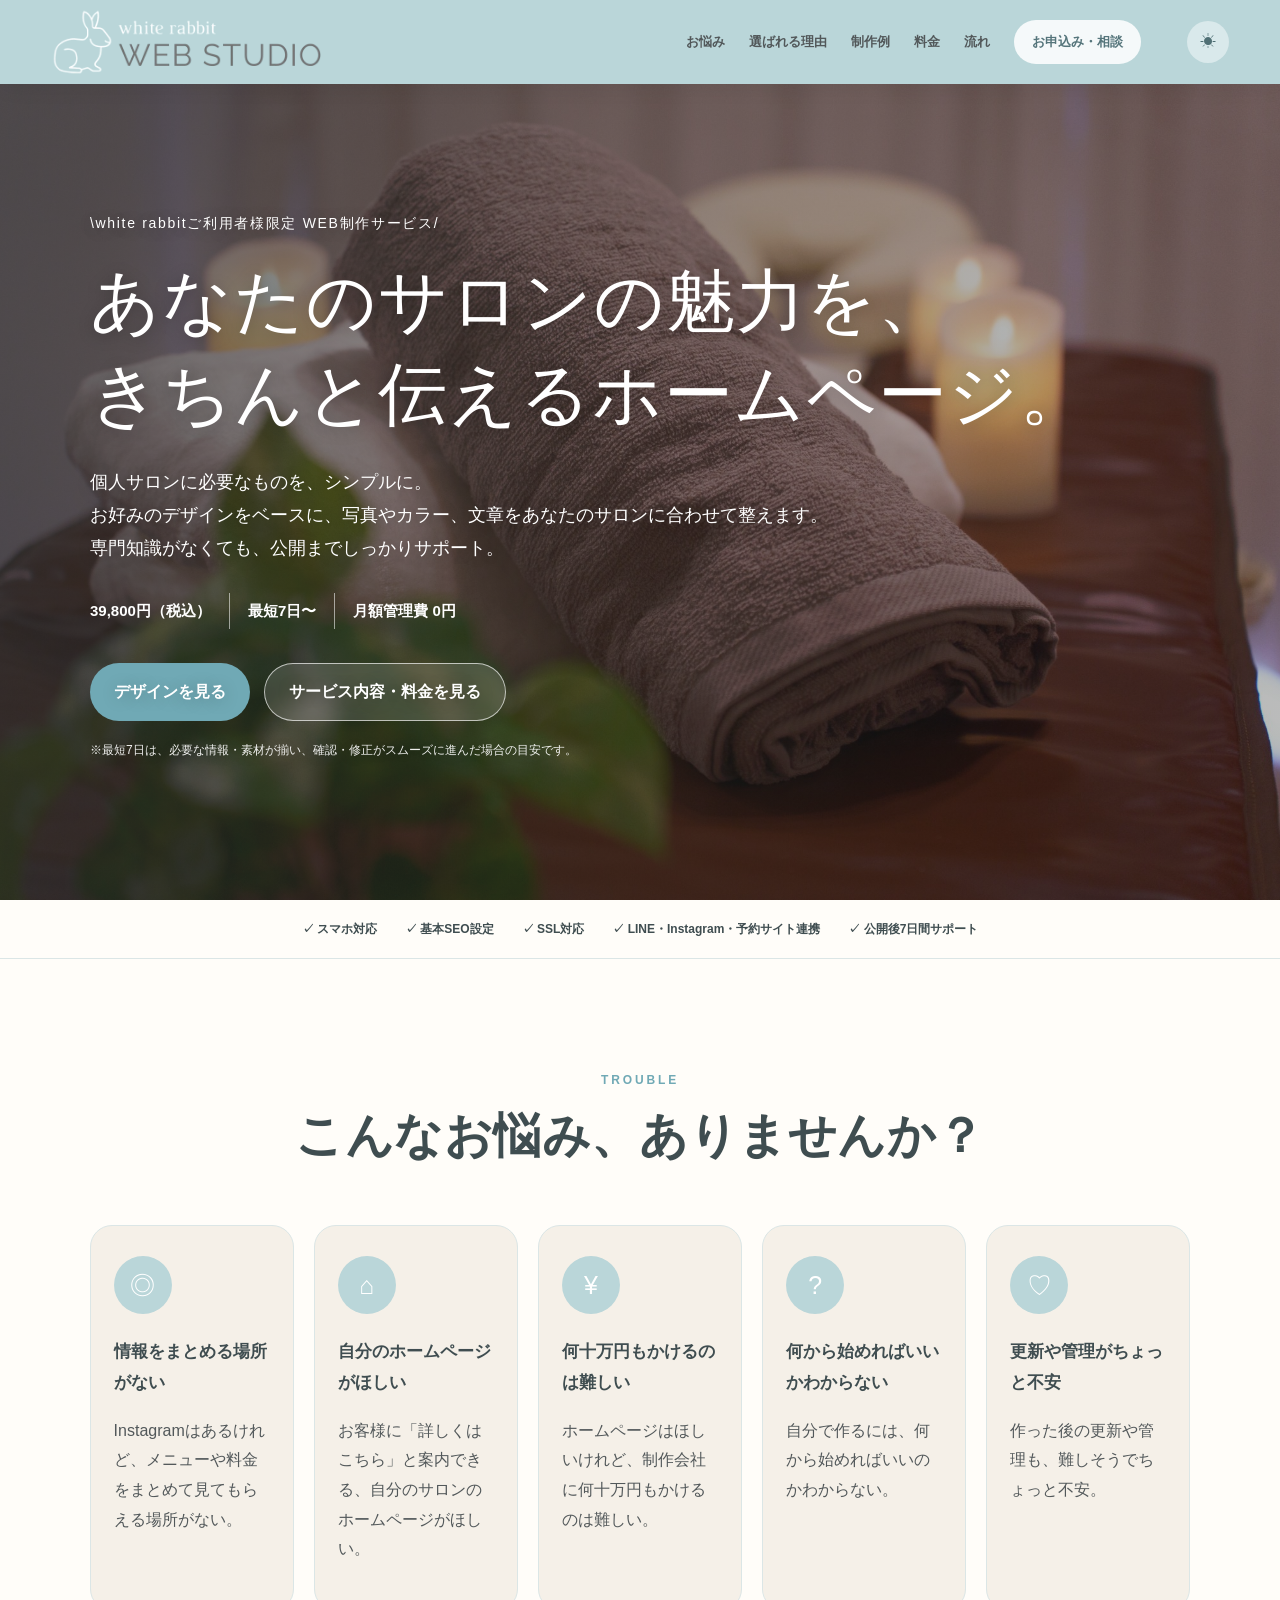
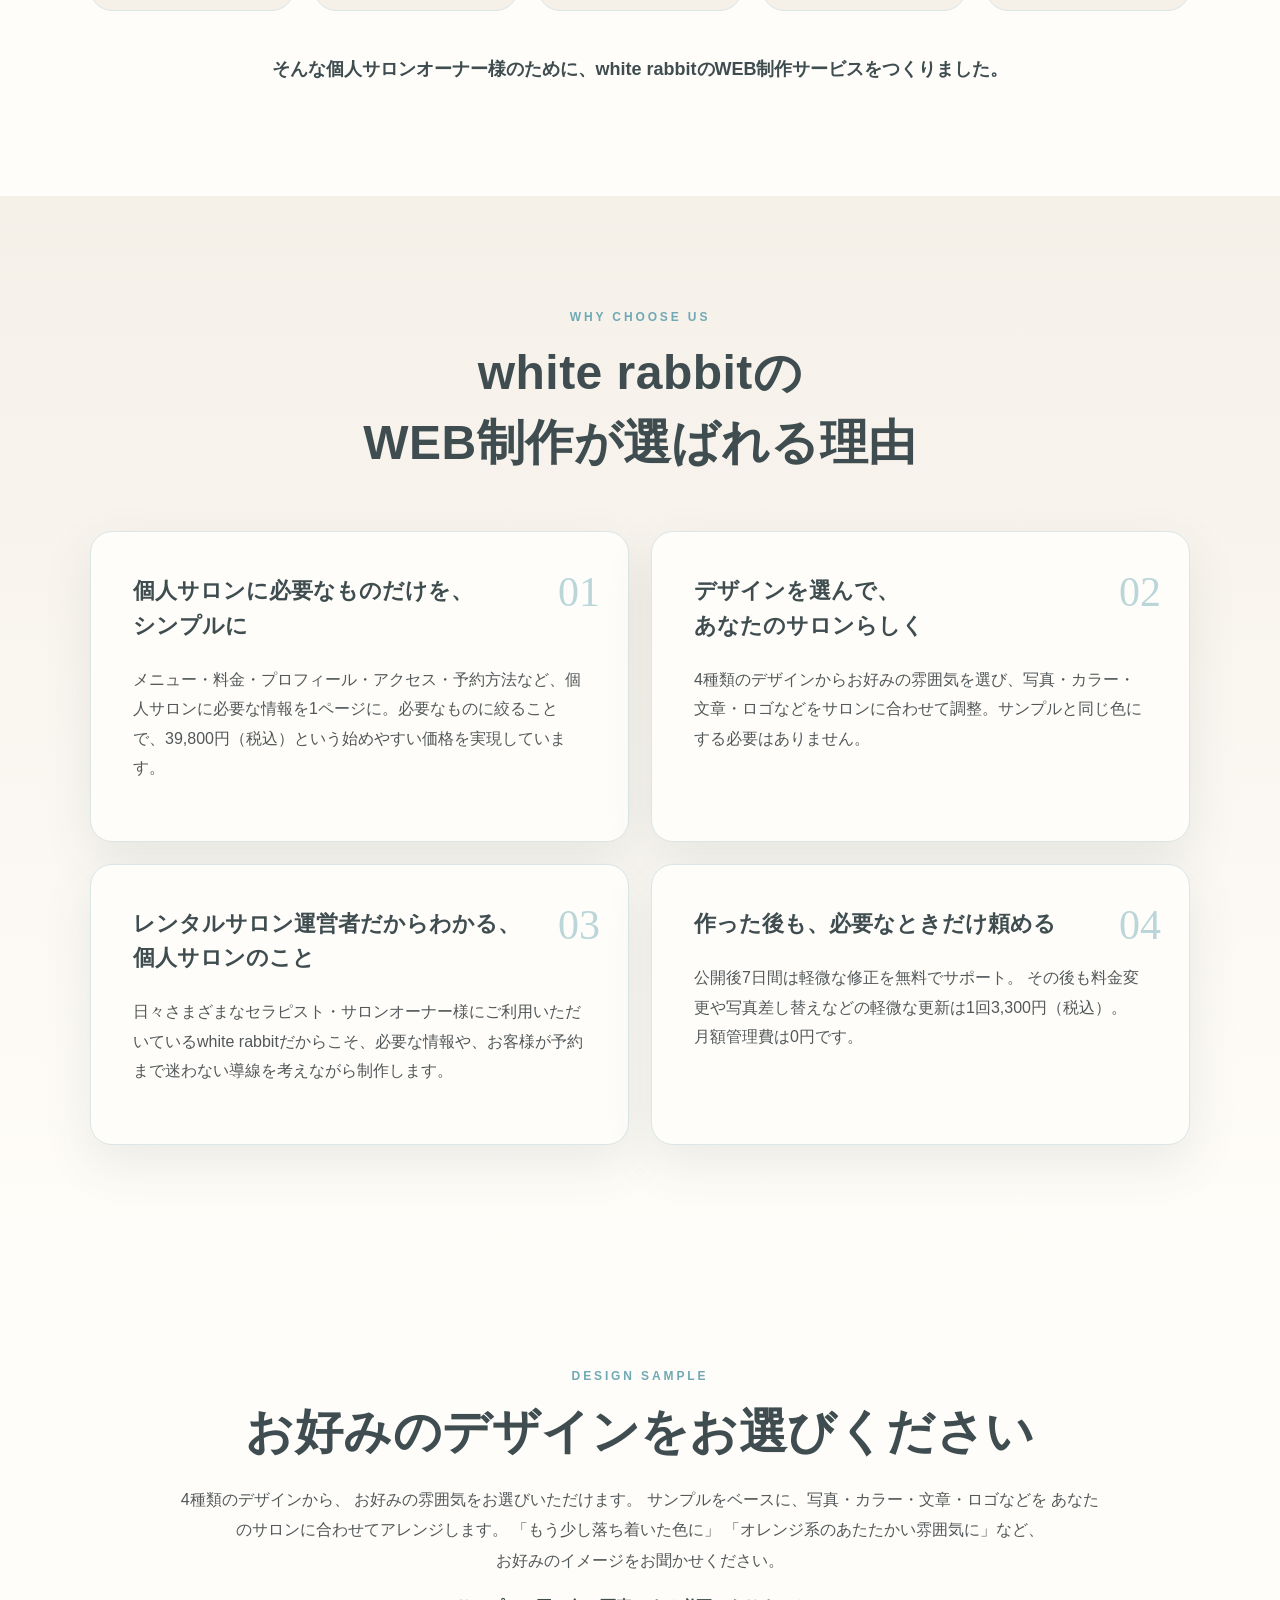
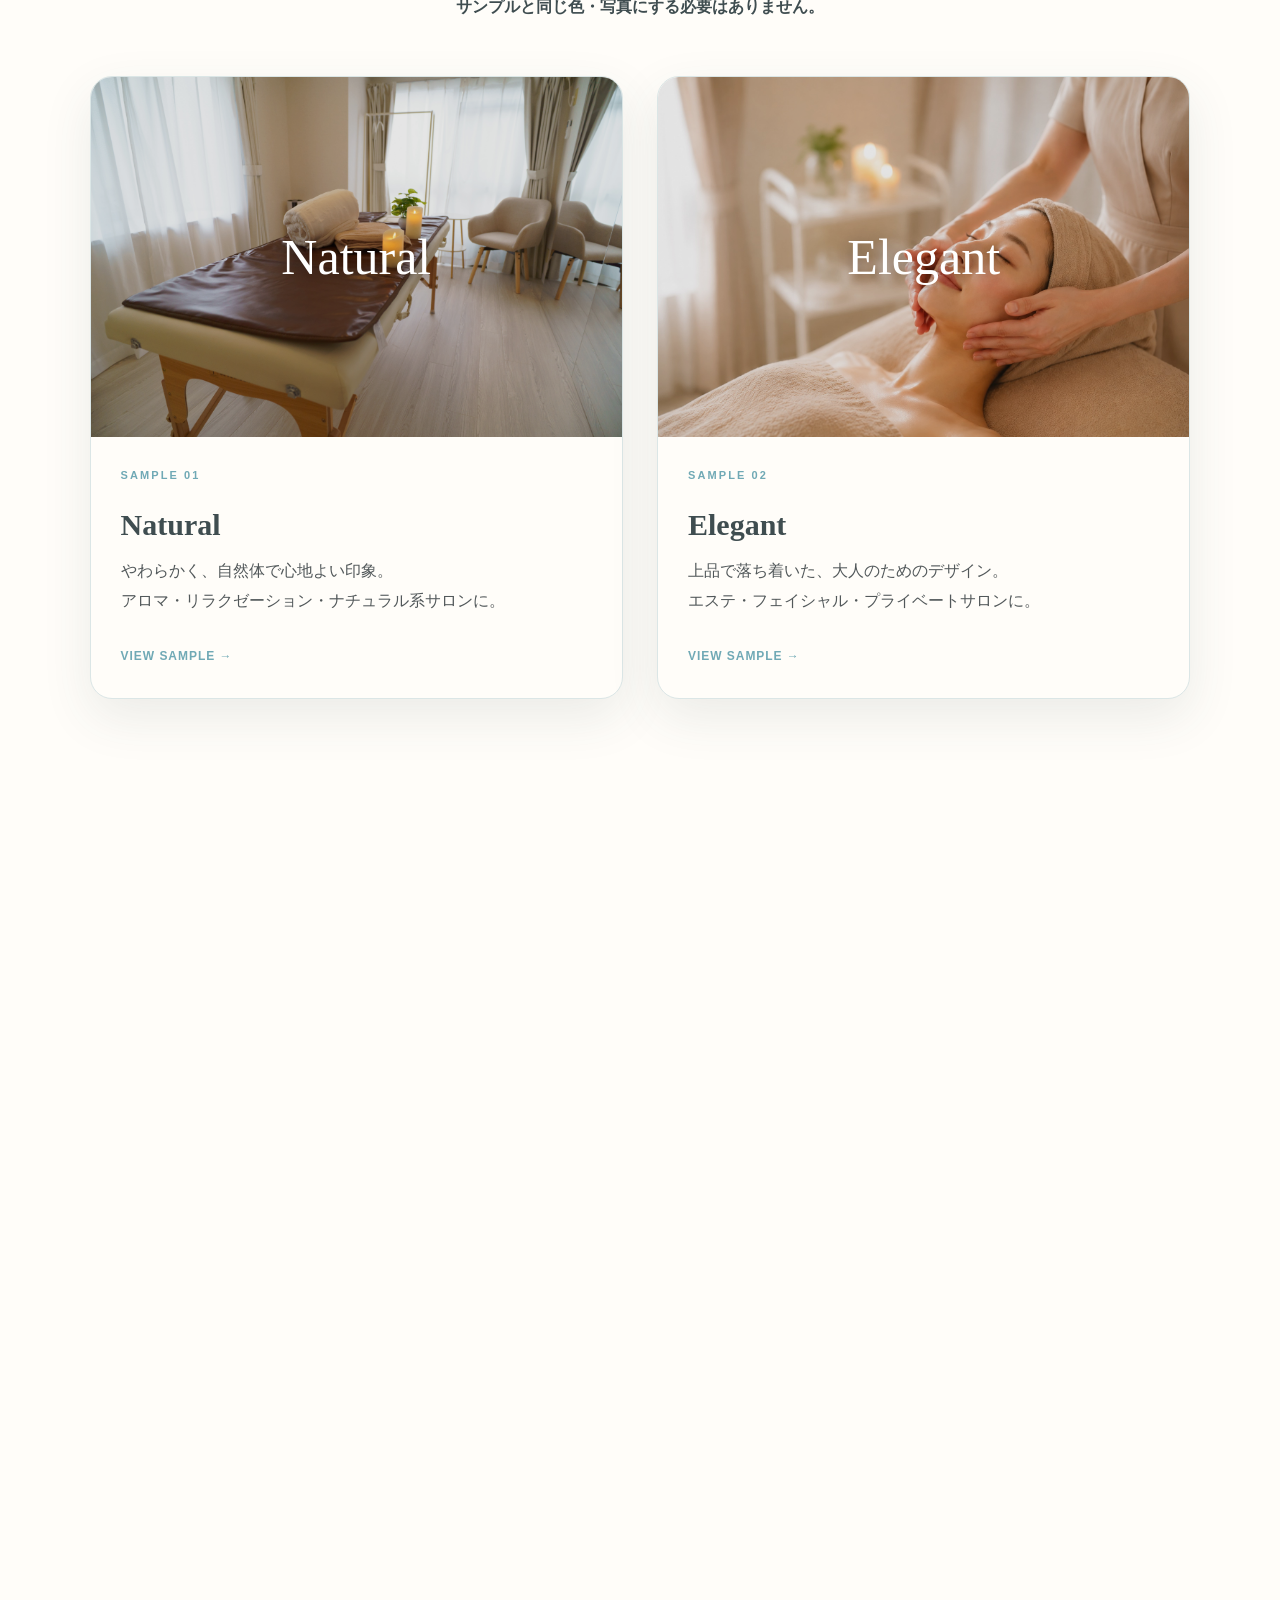
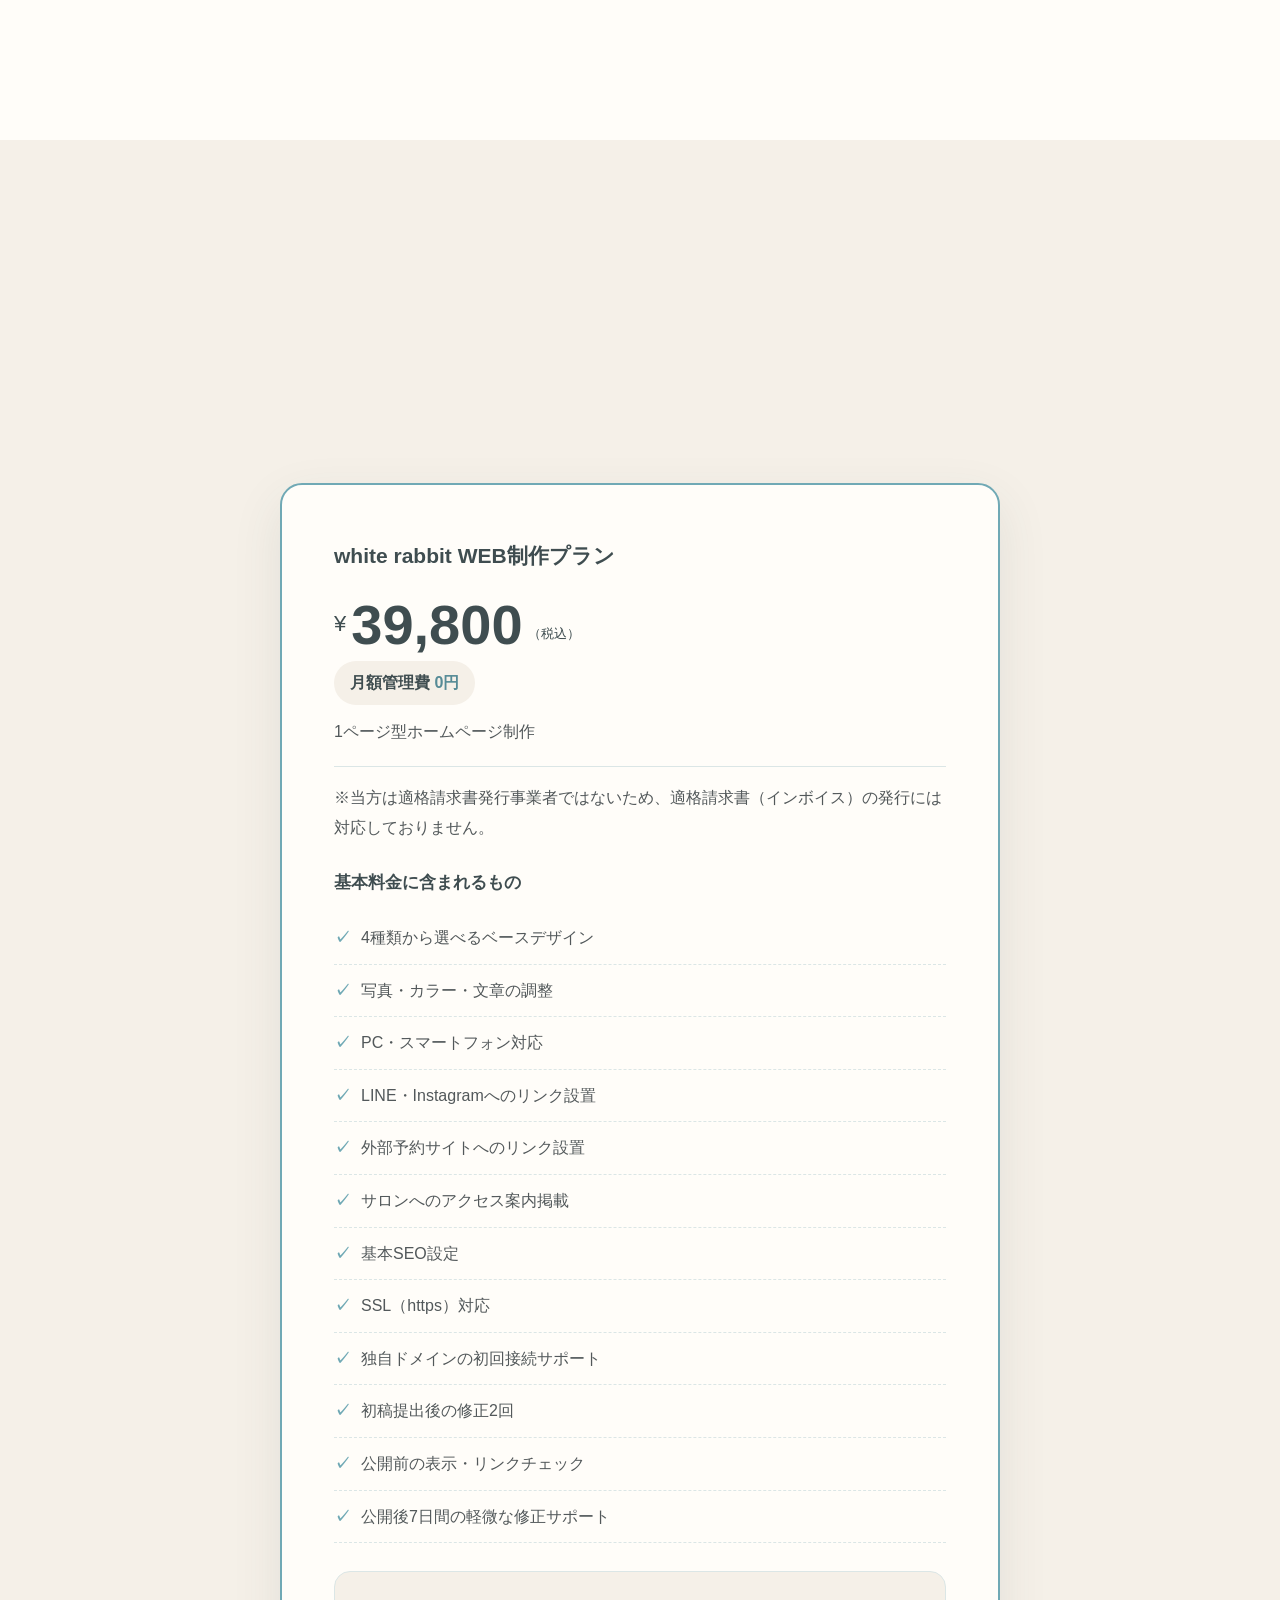
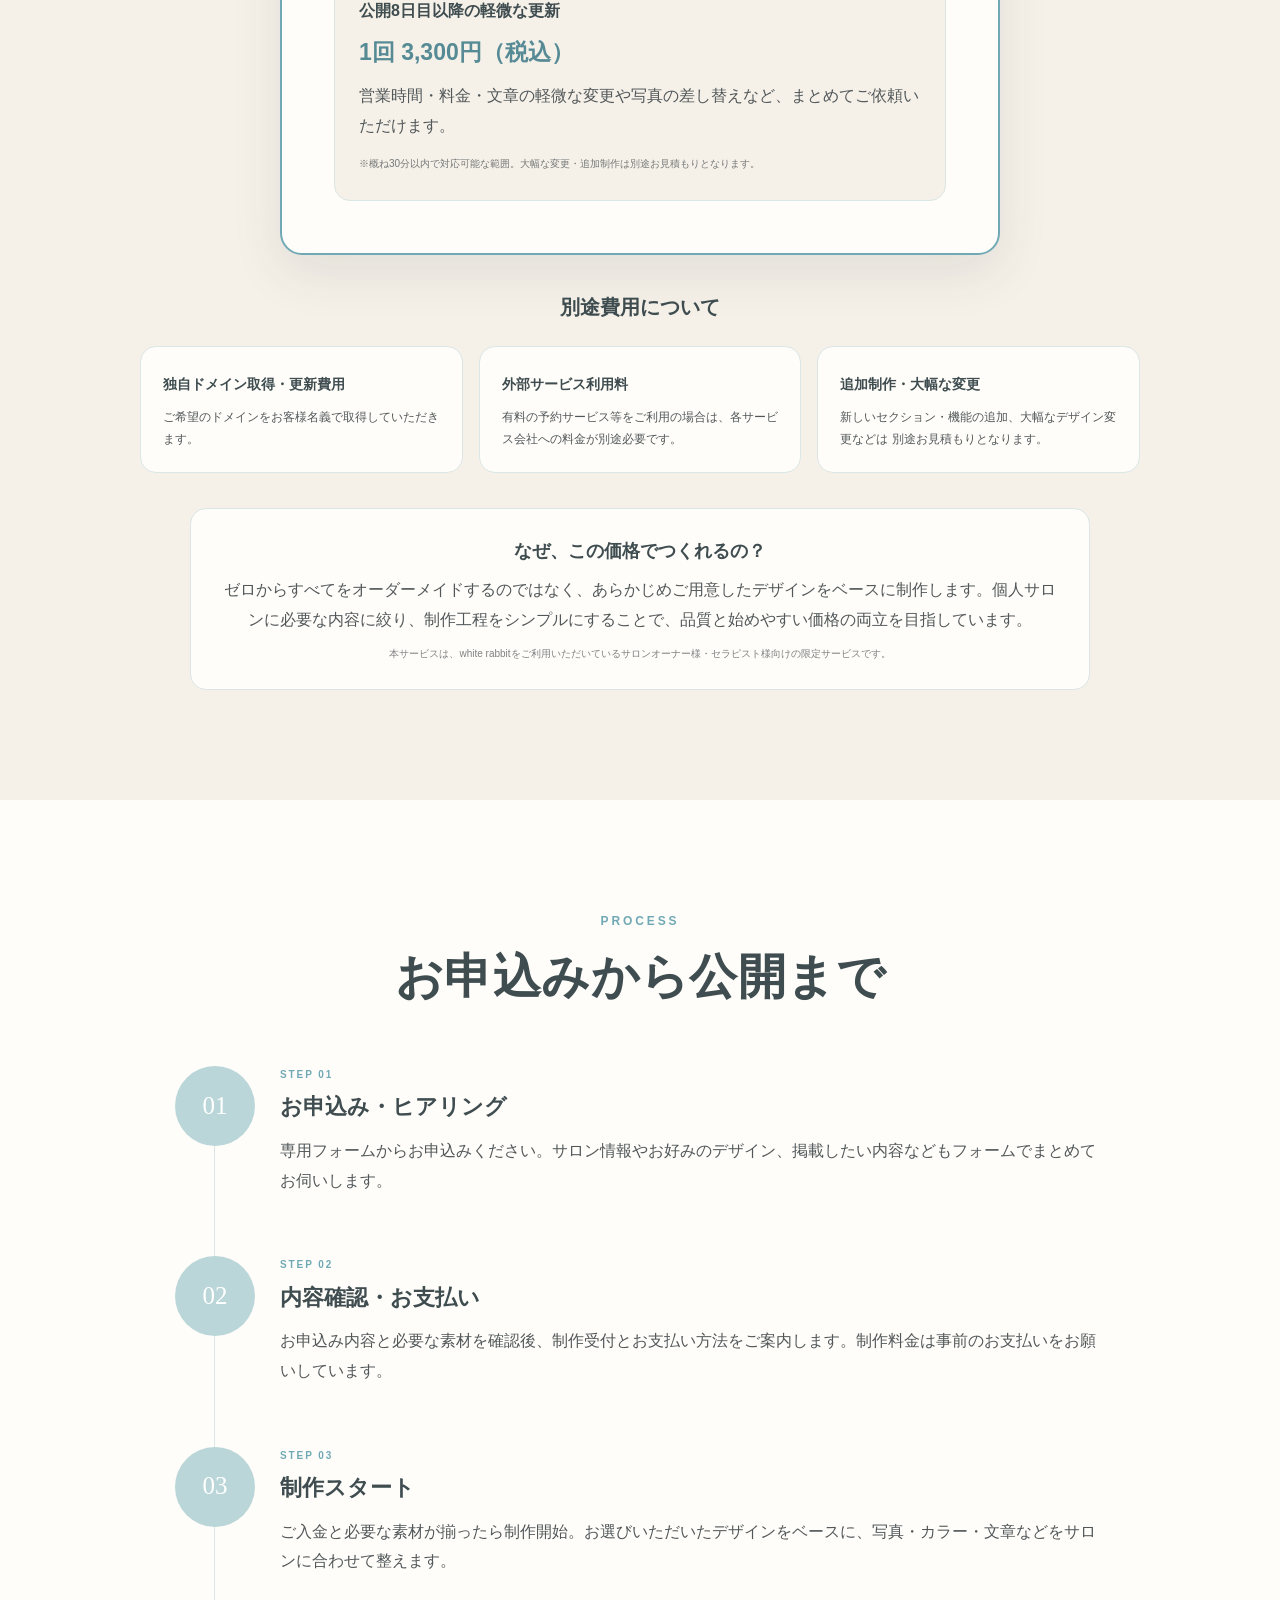
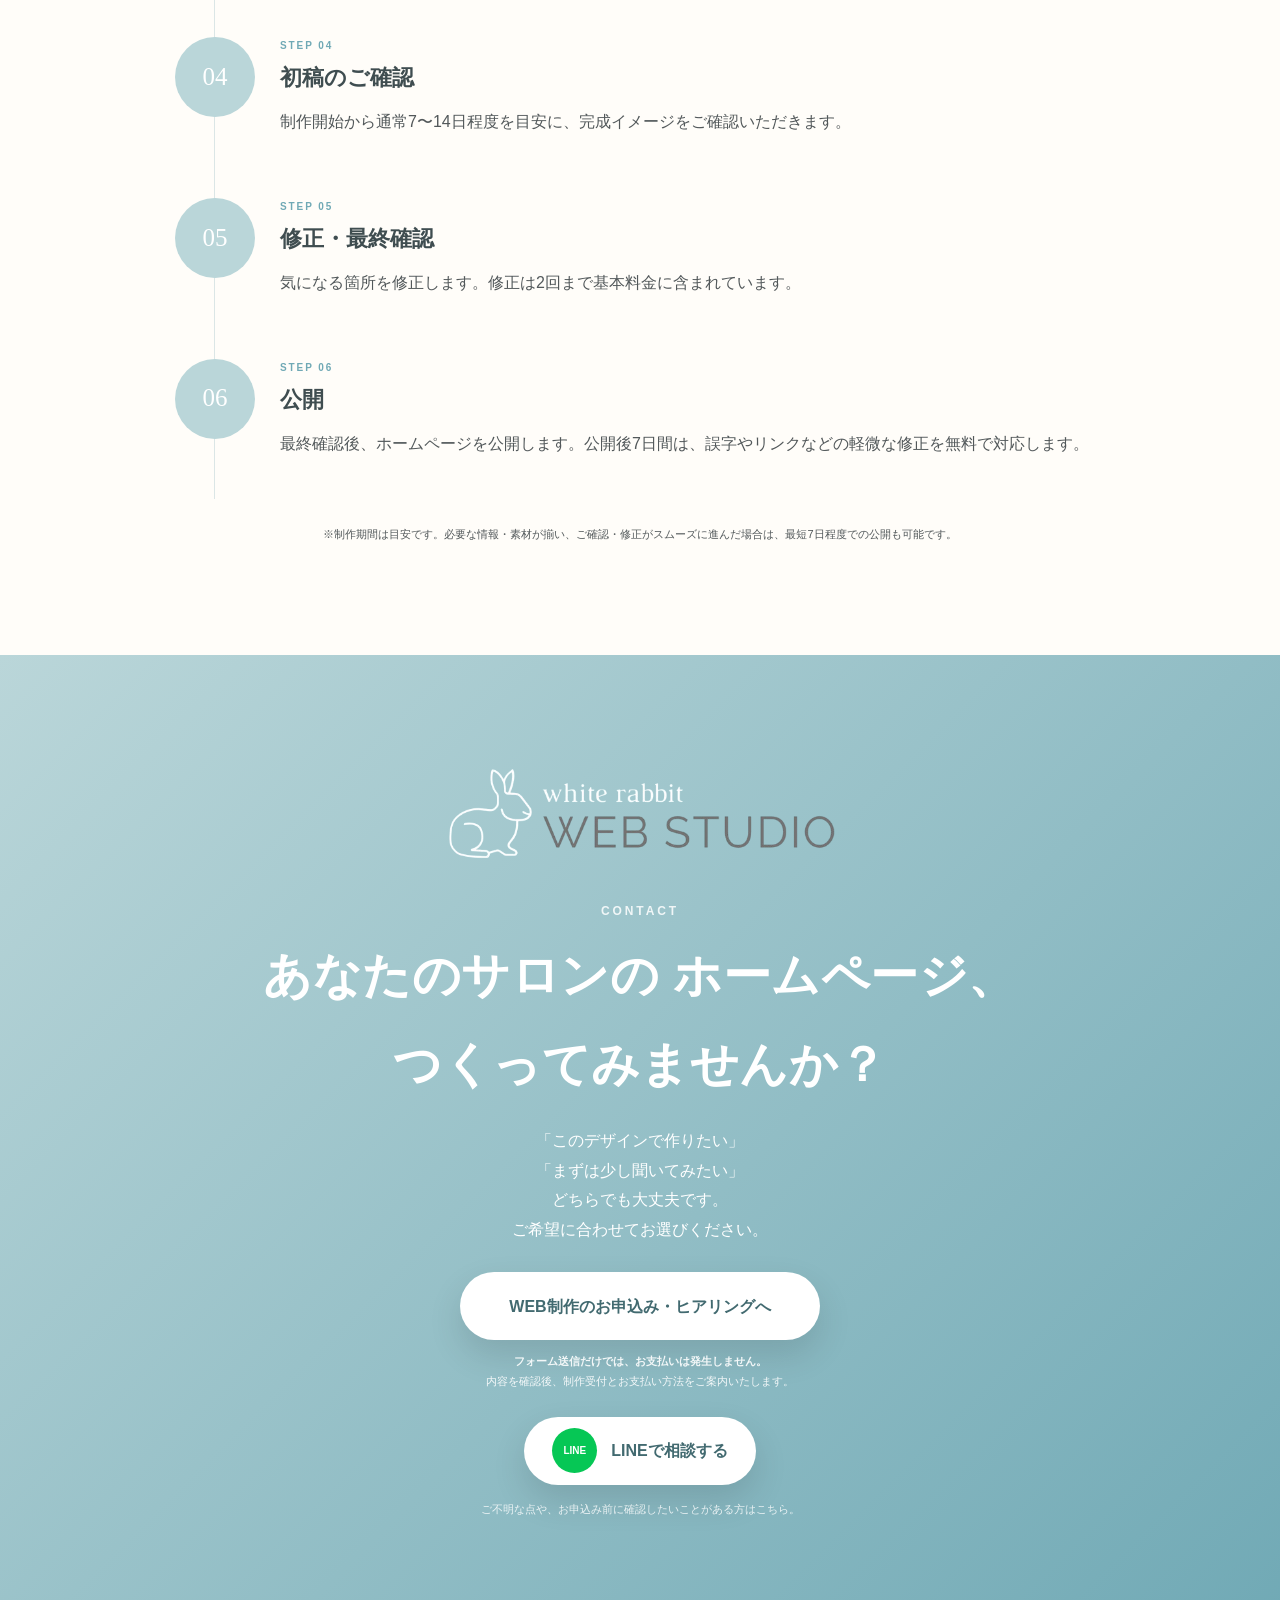
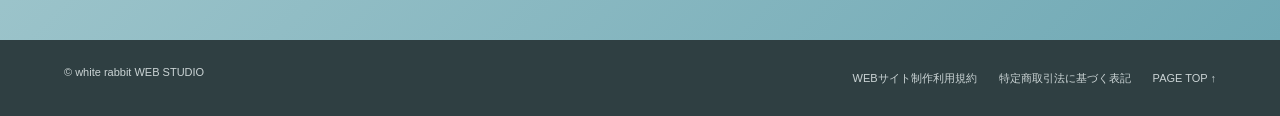
<file: index.html>
<!DOCTYPE html>
<html lang="ja" data-theme="light">
<head>
  <meta charset="UTF-8" />
  <meta name="viewport" content="width=device-width, initial-scale=1.0" />
  <meta name="description" content="white rabbit WEB STUDIO｜white rabbitご利用者様限定。個人サロンのための買い切りWEB制作サービス。" />
  <title>white rabbit WEB STUDIO</title>
  <link rel="stylesheet" href="style.css" />
</head>
<body id="top">
  <header class="site-header">
    <a class="logo-link" href="#top" aria-label="white rabbit WEB STUDIO トップへ">
      <img src="logo.png" alt="white rabbit WEB STUDIO" class="logo" />
    </a>
    <nav class="desktop-nav" aria-label="メインナビゲーション">
      <a href="#trouble">お悩み</a><a href="#why">選ばれる理由</a><a href="#design">制作例</a><a href="#price">料金</a><a href="#process">流れ</a><a href="#contact" class="nav-cta">お申込み・相談</a>
    </nav>
    <div class="header-actions">
      <button class="theme-toggle" id="themeToggle" type="button" aria-label="ダークモードに切り替える"><span class="sun">☀</span><span class="moon">☾</span></button>
      <button class="menu-toggle" id="menuToggle" type="button" aria-label="メニューを開く" aria-expanded="false">☰</button>
    </div>
  </header>
  <div class="mobile-menu" id="mobileMenu">
    <a href="#trouble">お悩み</a><a href="#why">選ばれる理由</a><a href="#design">制作例</a><a href="#price">料金</a><a href="#process">流れ</a><a href="#contact">お申込み・相談</a>
  </div>

  <main>
    <section class="hero">
      <div class="hero-bg" aria-hidden="true"></div><div class="hero-overlay" aria-hidden="true"></div>
      <div class="hero-content reveal">
        <p class="hero-kicker">\white rabbitご利用者様限定 WEB制作サービス/</p>
        <h1>
  あなたのサロンの魅力を、<br>
  <span>きちんと伝える<br class="sp-only">ホームページ。</span>
</h1>
        <p class="hero-sub">個人サロンに必要なものを、シンプルに。<br class="sp-hide">お好みのデザインをベースに、写真やカラー、文章をあなたのサロンに合わせて整えます。<br class="sp-hide">専門知識がなくても、公開までしっかりサポート。</p>
        <div class="hero-facts" aria-label="サービス概要"><strong>39,800円（税込）</strong><span>最短7日〜</span><span>月額管理費 0円</span></div>
        <div class="hero-buttons"><a class="btn btn-primary" href="#design">デザインを見る</a><a class="btn btn-glass" href="#price">サービス内容・料金を見る</a></div>
        <p class="hero-note">※最短7日は、必要な情報・素材が揃い、確認・修正がスムーズに進んだ場合の目安です。</p>
      </div>
    </section>
    <div class="feature-strip"><span>✓ スマホ対応</span><span>✓ 基本SEO設定</span><span>✓ SSL対応</span><span>✓ LINE・Instagram・予約サイト連携</span><span>✓ 公開後7日間サポート</span></div>

    <section class="section section-light" id="trouble">
      <div class="section-heading reveal"><p class="en">TROUBLE</p><h2>こんなお悩み、ありませんか？</h2></div>
      <div class="trouble-grid trouble-grid-five">
        <article class="trouble-card reveal"><div class="icon">◎</div><h3>情報をまとめる場所がない</h3><p>Instagramはあるけれど、メニューや料金をまとめて見てもらえる場所がない。</p></article>
        <article class="trouble-card reveal"><div class="icon">⌂</div><h3>自分のホームページがほしい</h3><p>お客様に「詳しくはこちら」と案内できる、自分のサロンのホームページがほしい。</p></article>
        <article class="trouble-card reveal"><div class="icon">¥</div><h3>何十万円もかけるのは難しい</h3><p>ホームページはほしいけれど、制作会社に何十万円もかけるのは難しい。</p></article>
        <article class="trouble-card reveal"><div class="icon">?</div><h3>何から始めればいいかわからない</h3><p>自分で作るには、何から始めればいいのかわからない。</p></article>
        <article class="trouble-card reveal"><div class="icon">♡</div><h3>更新や管理がちょっと不安</h3><p>作った後の更新や管理も、難しそうでちょっと不安。</p></article>
      </div>
      <p class="trouble-answer reveal">そんな個人サロンオーナー様のために、<br class="sp-only">white rabbitのWEB制作サービスをつくりました。</p>
    </section>

    <section class="section why-section" id="why">
      <div class="section-heading reveal">
  <p class="en">WHY CHOOSE US</p>
  <h2><span class="brand-nowrap">white rabbitの</span><br>WEB制作が選ばれる理由</h2>
</div>
      <div class="why-grid">
        <article class="why-card reveal"><span class="number">01</span><h3>個人サロンに必要なものだけを、<br class="pc-only"><br class="sp-only">シンプルに</h3><p>メニュー・料金・プロフィール・アクセス・予約方法など、個人サロンに必要な情報を1ページに。必要なものに絞ることで、39,800円（税込）という始めやすい価格を実現しています。</p></article>
        <article class="why-card reveal"><span class="number">02</span><h3>デザインを選んで、<br class="pc-only"><br class="sp-only">あなたのサロンらしく</h3><p>4種類のデザインからお好みの雰囲気を選び、写真・カラー・文章・ロゴなどをサロンに合わせて調整。サンプルと同じ色にする必要はありません。</p></article>
        <article class="why-card reveal"><span class="number">03</span><h3>レンタルサロン運営者だから<br class="sp-only">わかる、個人サロンのこと</h3><p>日々さまざまなセラピスト・サロンオーナー様にご利用いただいているwhite rabbitだからこそ、必要な情報や、お客様が予約まで迷わない導線を考えながら制作します。</p></article>
        <article class="why-card reveal"><span class="number">04</span><h3>作った後も、<br class="sp-only">必要なときだけ頼める</h3><p>
  公開後7日間は軽微な修正を無料でサポート。
  その後も料金変更や写真差し替えなどの軽微な更新は1回3,300円（税込）。
  月額管理費は0円です。
</p></article>
      </div>
    </section>

    <section class="section design-section" id="design">
      <div class="section-heading reveal"><p class="en">DESIGN SAMPLE</p><h2>お好みのデザインを<br class="sp-only">お選びください</h2><p>
  4種類のデザインから、<br class="sp-only">
  お好みの雰囲気をお選びいただけます。<br class="sp-only">
  サンプルをベースに、写真・カラー・文章・ロゴなどを<br class="sp-only">
  あなたのサロンに合わせてアレンジします。
  「もう少し落ち着いた色に」<br class="sp-only">
  「オレンジ系のあたたかい雰囲気に」など、<br class="pc-only">
  お好みのイメージをお聞かせください。
</p><p class="design-emphasis">サンプルと同じ色・写真にする必要はありません。</p></div>
      <div class="design-grid">
        <a class="design-card reveal" href="samples/natural/"><div class="design-image natural"><span>Natural</span></div><div class="design-info"><p class="style-no">SAMPLE 01</p><h3>Natural</h3><p>やわらかく、自然体で心地よい印象。<br>アロマ・リラクゼーション・ナチュラル系サロンに。</p><span class="view-link">VIEW SAMPLE →</span></div></a>
        <a class="design-card reveal" href="samples/elegant/"><div class="design-image elegant"><span>Elegant</span></div><div class="design-info"><p class="style-no">SAMPLE 02</p><h3>Elegant</h3><p>上品で落ち着いた、大人のためのデザイン。<br>エステ・フェイシャル・プライベートサロンに。</p><span class="view-link">VIEW SAMPLE →</span></div></a>
        <a class="design-card reveal" href="samples/clean/"><div class="design-image clean"><span>Clean</span></div><div class="design-info"><p class="style-no">SAMPLE 03</p><h3>Clean</h3><p>清潔感と信頼感を大切にした、すっきりとしたデザイン。<br>整体・ボディケア・メンズ対応サロンにも。</p><span class="view-link">VIEW SAMPLE →</span></div></a>
        <a class="design-card reveal" href="samples/feminine/"><div class="design-image feminine"><span>Feminine</span></div><div class="design-info"><p class="style-no">SAMPLE 04</p><h3>Feminine</h3><p>やさしく華やかな、女性らしさを感じるデザイン。<br>ネイル・まつげ・美容系サロンに。</p><span class="view-link">VIEW SAMPLE →</span></div></a>
      </div>
      <p class="design-caption reveal">※上記はイメージです。業種にかかわらず、お好きなデザインをお選びいただけます。</p>
      <div class="sample-custom-note reveal"><span>FOR YOUR SALON</span><strong>同じデザインでも、仕上がりはあなたのサロンらしく。</strong><p>サロンの写真、ロゴ、メニュー、ブランドカラーなどを反映して制作します。「ロゴがない」「どんな色が合うかわからない」「文章をうまくまとめられない」という場合も、ヒアリング内容をもとに一緒に整えていきます。</p><small>※ロゴの新規制作は基本料金に含まれません。</small></div>
    </section>

    <section class="section price-section" id="price">
      <div class="section-heading reveal"><p class="en">PRICE</p><h2>わかりやすい、<br class="sp-only">買い切り料金</h2><p>
  個人サロンに必要な機能をまとめて、<br>
  追加料金を気にせず始められる<br class="sp-only">
  シンプルな料金プランにしました。
</p></div>
      <div class="price-grid price-grid-single">
        <article class="price-card featured reveal">
          <p class="plan-name">white rabbit WEB制作プラン</p>
          <div class="price"><span>¥</span><strong>39,800</strong><small>（税込）</small></div>
          <p class="monthly-zero">月額管理費 <strong>0円</strong></p>
<p class="initial">1ページ型ホームページ制作</p>
<p class="invoice-note">※当方は適格請求書発行事業者ではないため、適格請求書（インボイス）の発行には対応しておりません。</p>
          <p class="included-title">基本料金に含まれるもの</p>
          <ul><li>4種類から選べるベースデザイン</li><li>写真・カラー・文章の調整</li><li>PC・スマートフォン対応</li><li>LINE・Instagramへのリンク設置</li><li>外部予約サイトへのリンク設置</li><li>サロンへのアクセス案内掲載</li><li>基本SEO設定</li><li>SSL（https）対応</li><li>独自ドメインの初回接続サポート</li><li>初稿提出後の修正2回</li><li>公開前の表示・リンクチェック</li><li>公開後7日間の軽微な修正サポート</li></ul>
          <div class="aftercare-box"><strong>公開8日目以降の軽微な更新</strong><span>1回 3,300円（税込）</span><p>営業時間・料金・文章の軽微な変更や写真の差し替えなど、まとめてご依頼いただけます。</p><small>※概ね30分以内で対応可能な範囲。大幅な変更・追加制作は別途お見積もりとなります。</small></div>
        </article>
      </div>
      <div class="extra-costs reveal"><h3>別途費用について</h3><div class="extra-cost-grid"><div><strong>独自ドメイン取得・更新費用</strong><p>ご希望のドメインをお客様名義で取得していただきます。</p></div><div><strong>外部サービス利用料</strong><p>有料の予約サービス等をご利用の場合は、各サービス会社への料金が別途必要です。</p></div><div><strong>追加制作・大幅な変更</strong><p>
  新しいセクション・機能の追加、大幅なデザイン変更などは
  別途お見積もりとなります。
</p></div></div></div>
      <div class="price-note reveal"><strong>なぜ、この価格でつくれるの？</strong><p>ゼロからすべてをオーダーメイドするのではなく、あらかじめご用意したデザインをベースに制作します。個人サロンに必要な内容に絞り、制作工程をシンプルにすることで、品質と始めやすい価格の両立を目指しています。</p><small>本サービスは、white rabbitをご利用いただいているサロンオーナー様・セラピスト様向けの限定サービスです。</small></div>
    </section>

    <section class="section process-section" id="process">
      <div class="section-heading reveal"><p class="en">PROCESS</p><h2>お申込みから公開まで</h2></div>
      <div class="process-list">
        <article class="process-step reveal"><div class="step-number">01</div><div><p class="step-label">STEP 01</p><h3>お申込み・ヒアリング</h3><p>専用フォームからお申込みください。サロン情報やお好みのデザイン、掲載したい内容などもフォームでまとめてお伺いします。</p></div></article>
        <article class="process-step reveal"><div class="step-number">02</div><div><p class="step-label">STEP 02</p><h3>内容確認・お支払い</h3><p>お申込み内容と必要な素材を確認後、制作受付とお支払い方法をご案内します。制作料金は事前のお支払いをお願いしています。</p></div></article>
        <article class="process-step reveal"><div class="step-number">03</div><div><p class="step-label">STEP 03</p><h3>制作スタート</h3><p>ご入金と必要な素材が揃ったら制作開始。お選びいただいたデザインをベースに、写真・カラー・文章などをサロンに合わせて整えます。</p></div></article>
        <article class="process-step reveal"><div class="step-number">04</div><div><p class="step-label">STEP 04</p><h3>初稿のご確認</h3><p>制作開始から通常7〜14日程度を目安に、完成イメージをご確認いただきます。</p></div></article>
        <article class="process-step reveal"><div class="step-number">05</div><div><p class="step-label">STEP 05</p><h3>修正・最終確認</h3><p>気になる箇所を修正します。修正は2回まで基本料金に含まれています。</p></div></article>
        <article class="process-step reveal"><div class="step-number">06</div><div><p class="step-label">STEP 06</p><h3>公開</h3><p>
  最終確認後、ホームページを公開します。公開後7日間は、誤字やリンクなどの軽微な修正を無料で対応します。
</p></div></article>
      </div>
      <p class="process-note reveal">※制作期間は目安です。必要な情報・素材が揃い、ご確認・修正がスムーズに進んだ場合は、最短7日程度での公開も可能です。</p>
    </section>

    <section class="contact-section" id="contact">
      <div class="contact-inner reveal"><img src="logo.png" alt="white rabbit WEB STUDIO" class="contact-logo" /><p class="en">CONTACT</p><h2>
  あなたのサロンの<br class="sp-only">
  ホームページ、<br>
  つくってみませんか？
</h2><p>「このデザインで作りたい」<br>
「まずは少し聞いてみたい」<br>
どちらでも大丈夫です。<br>
ご希望に合わせてお選びください。</p>
        <div class="contact-actions">
        
          <a href="https://forms.gle/7mGyvnnvmXPjjy8n7" class="apply-button" id="applyButton">WEB制作のお申込み・ヒアリングへ</a>
          <p class="apply-note"><strong>フォーム送信だけでは、お支払いは発生しません。</strong><br>内容を確認後、制作受付とお支払い方法をご案内いたします。</p>
          
          <a href="https://lin.ee/NBrp2Sj" class="line-button" id="lineButton"><span class="line-icon">LINE</span>LINEで相談する</a>
          <p class="contact-note">ご不明な点や、お申込み前に確認したいことがある方はこちら。</p>
        </div>
      </div>
    </section>
  </main>

  <footer><p>© white rabbit WEB STUDIO</p><div class="footer-links"><a href="/terms/">WEBサイト制作利用規約</a>
<a href="/law/">特定商取引法に基づく表記</a><a href="#top">PAGE TOP ↑</a></div></footer>
  <script src="script.js"></script>
</body>
</html>
</file>
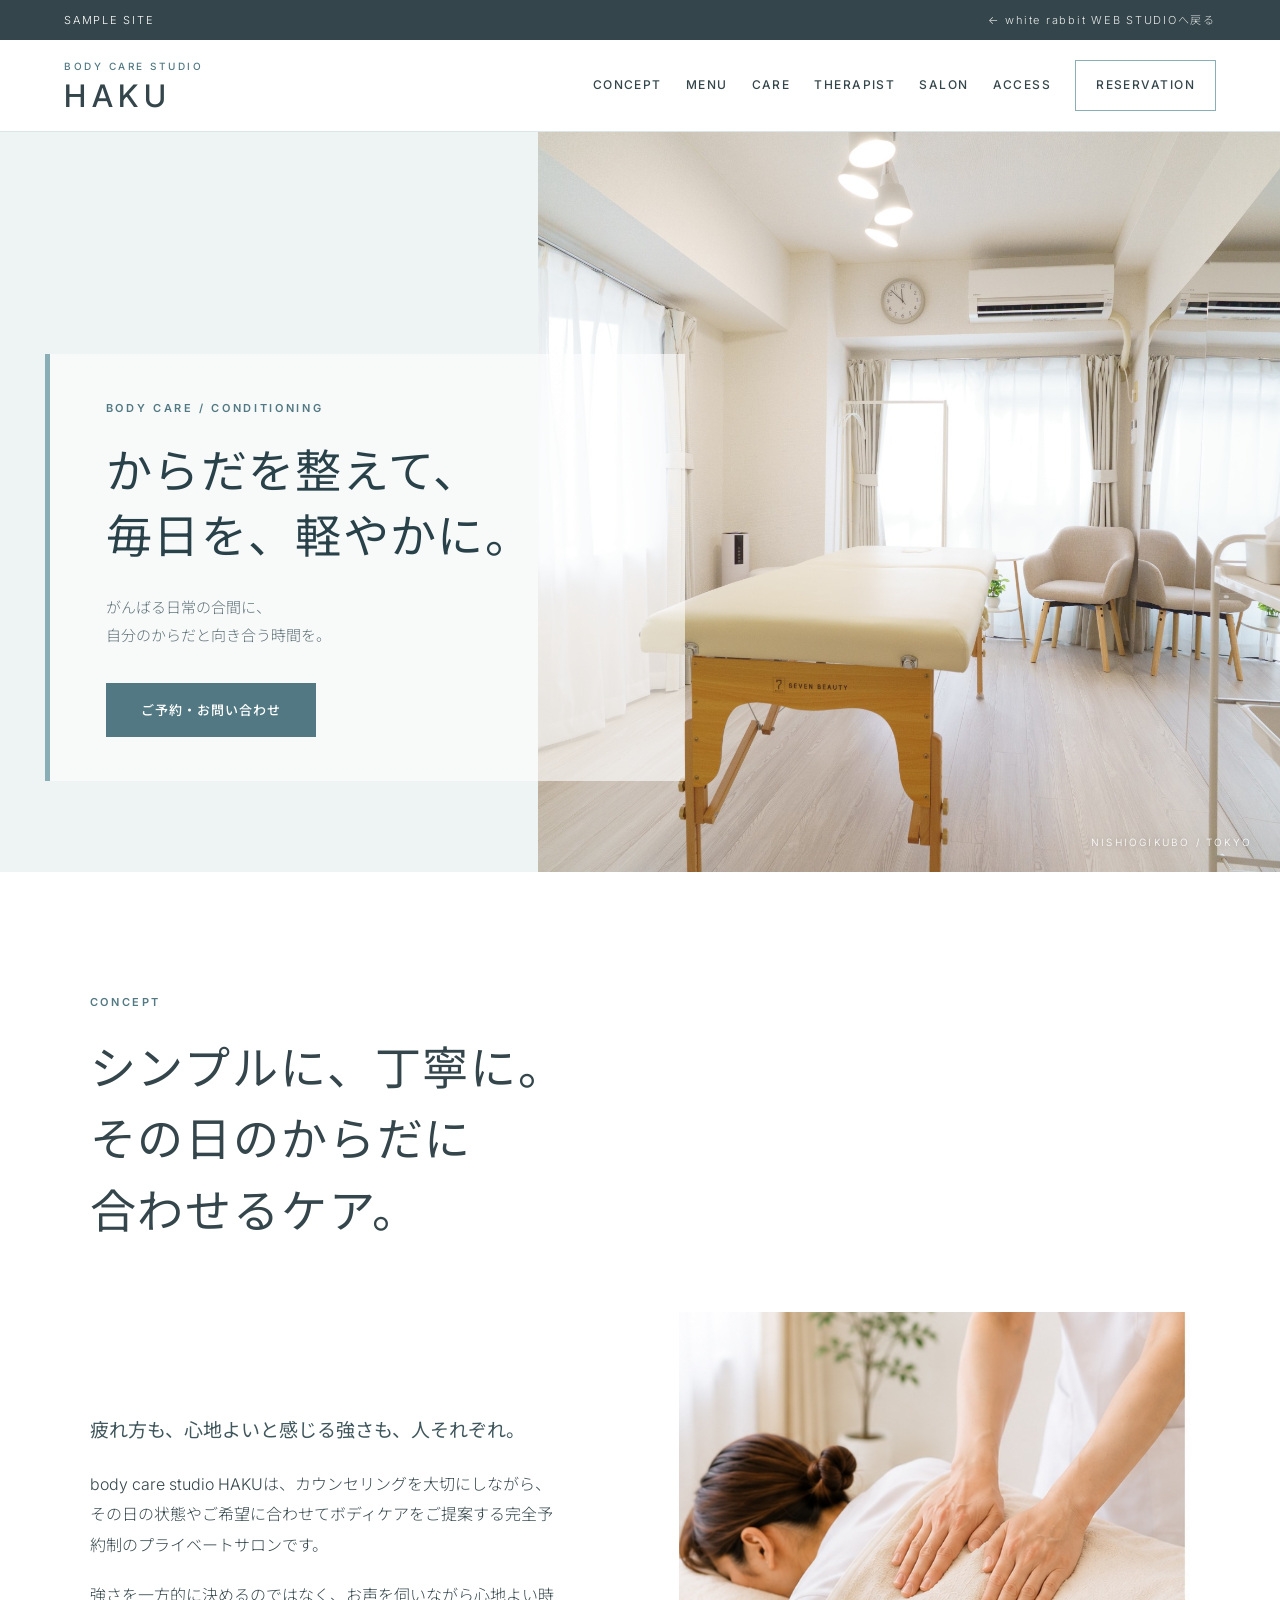
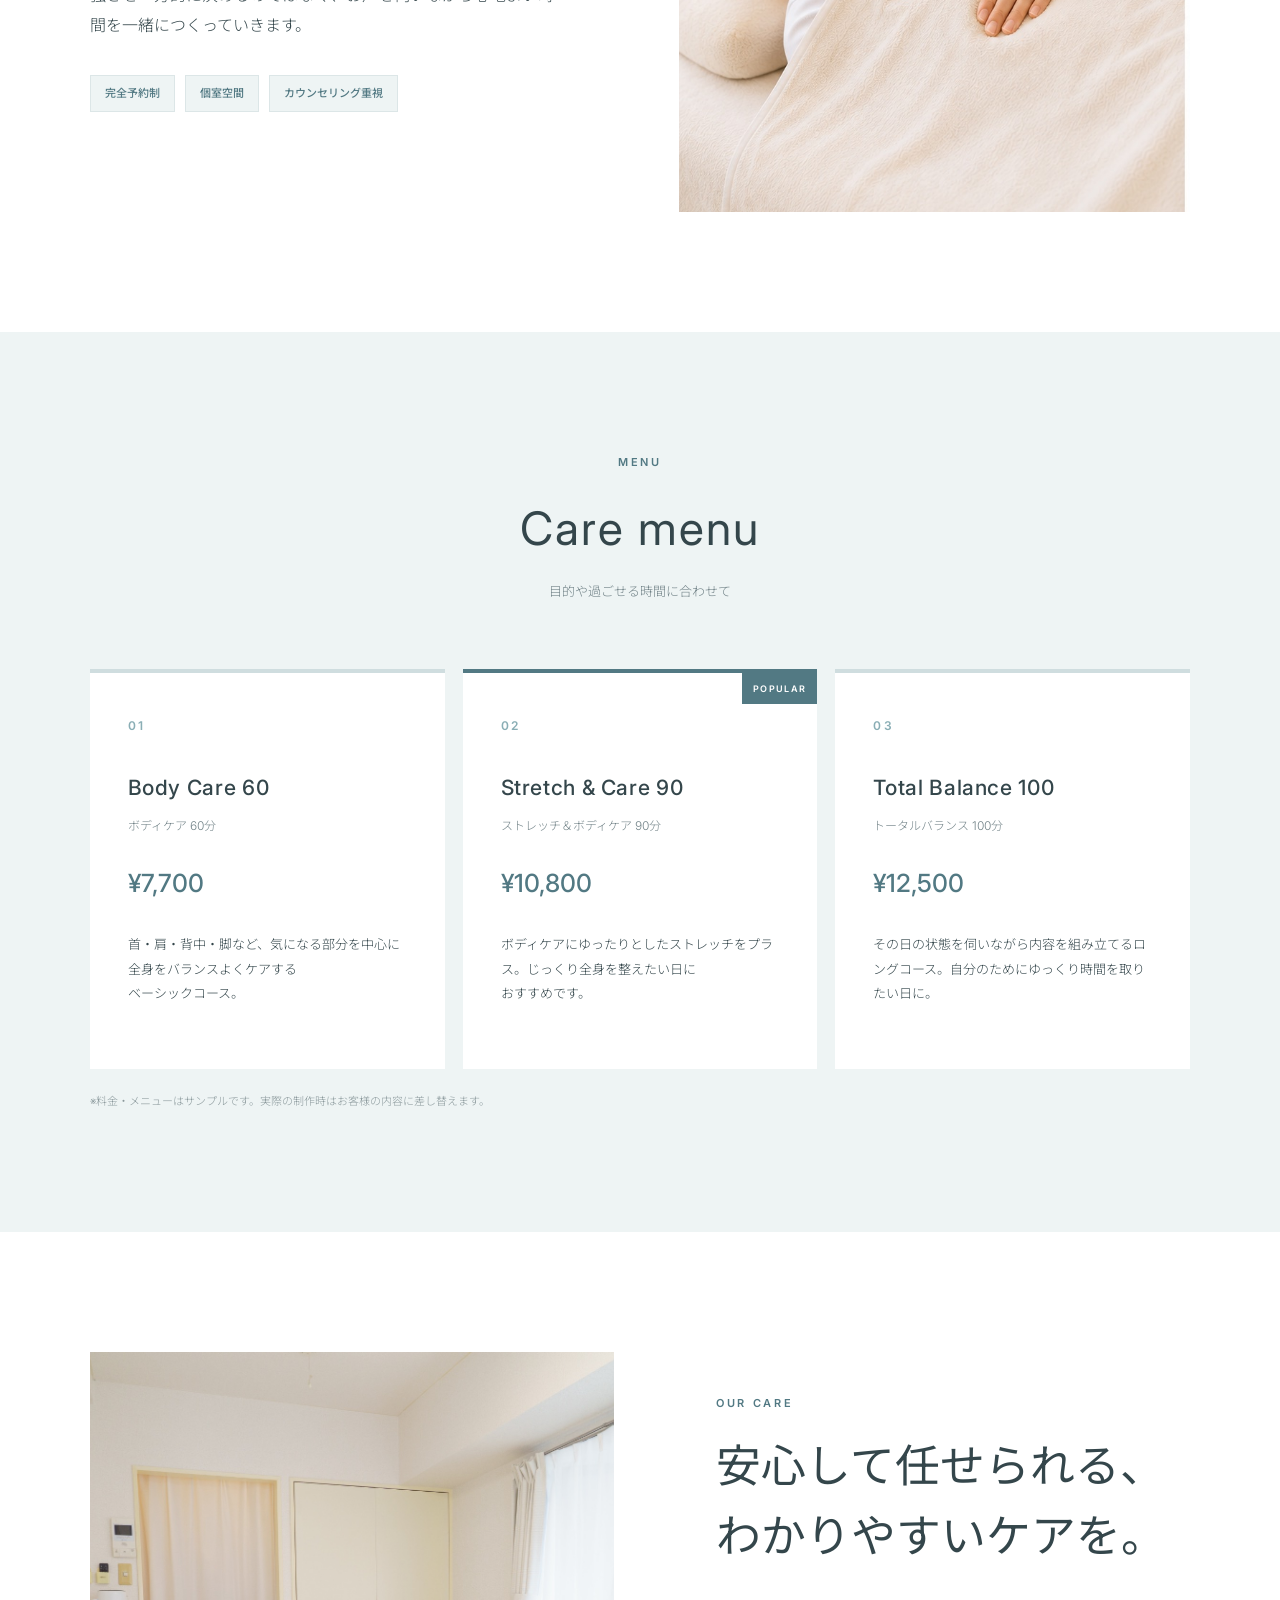
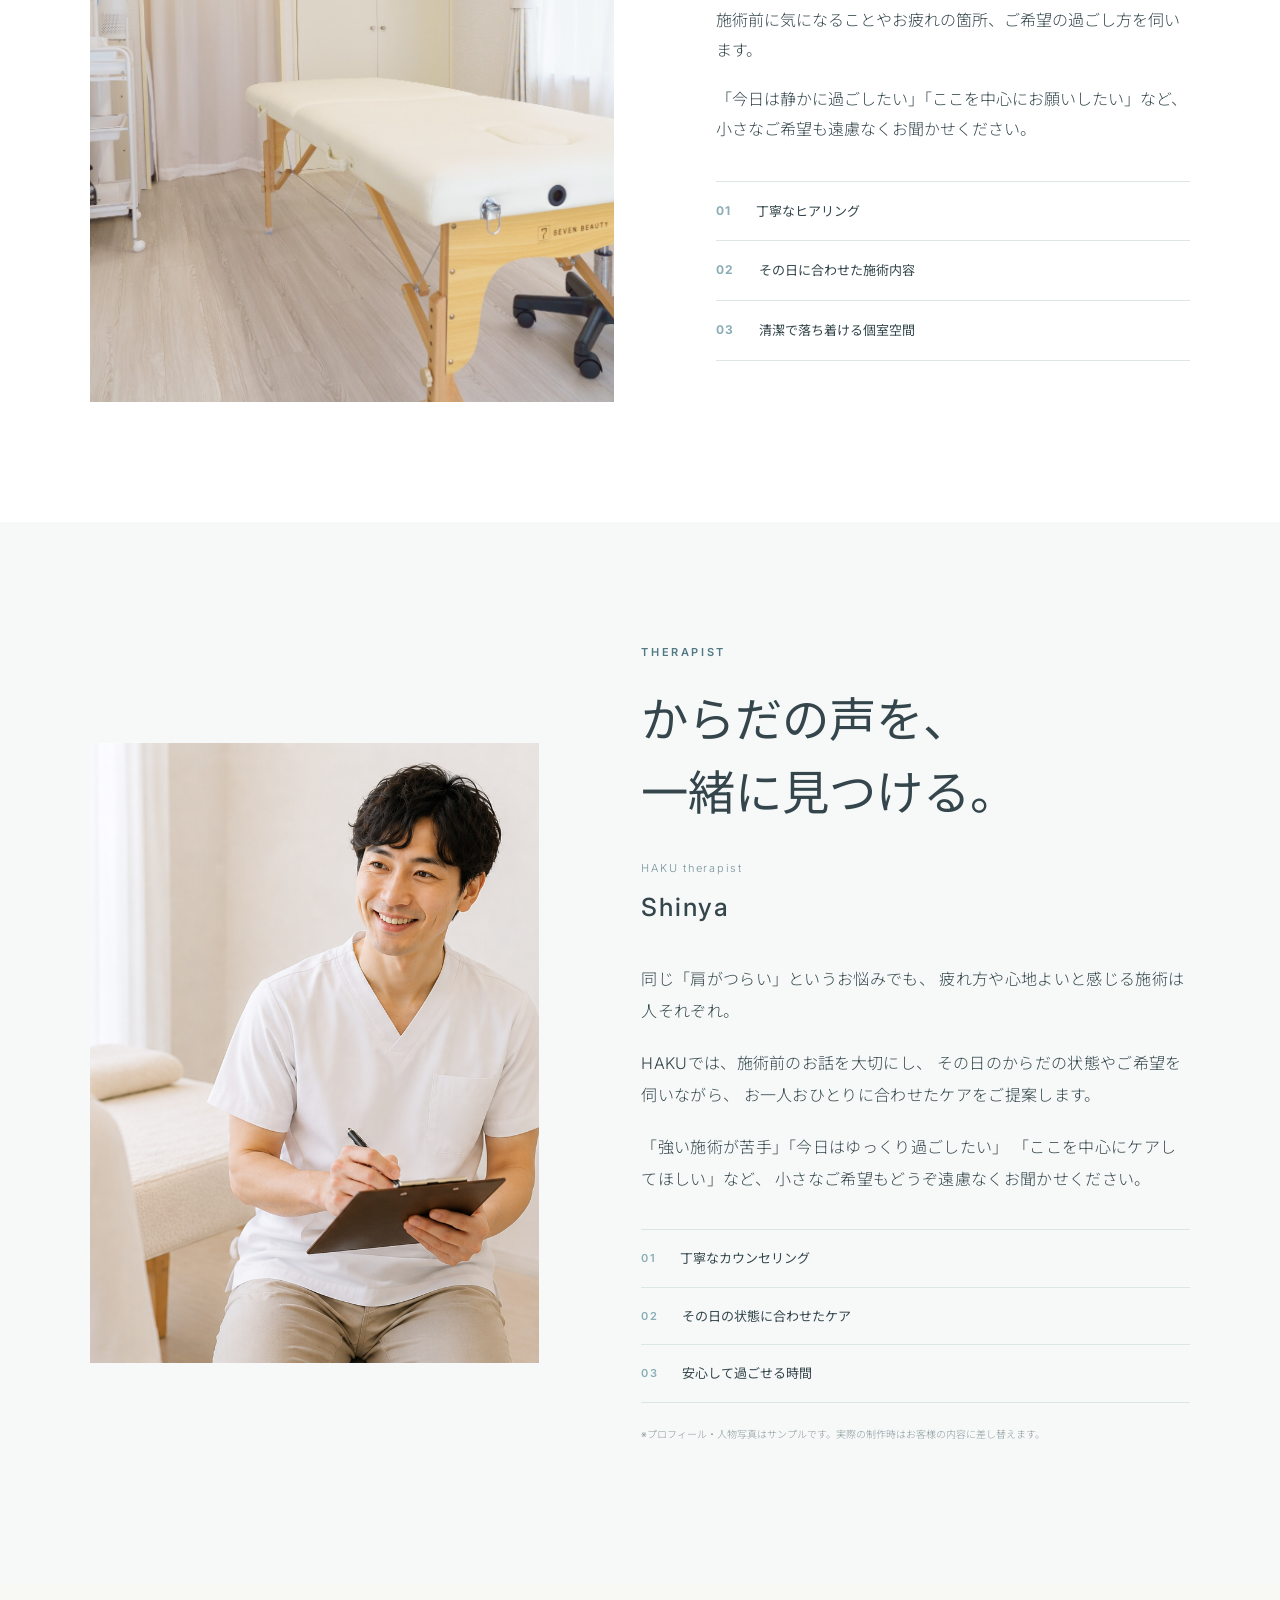
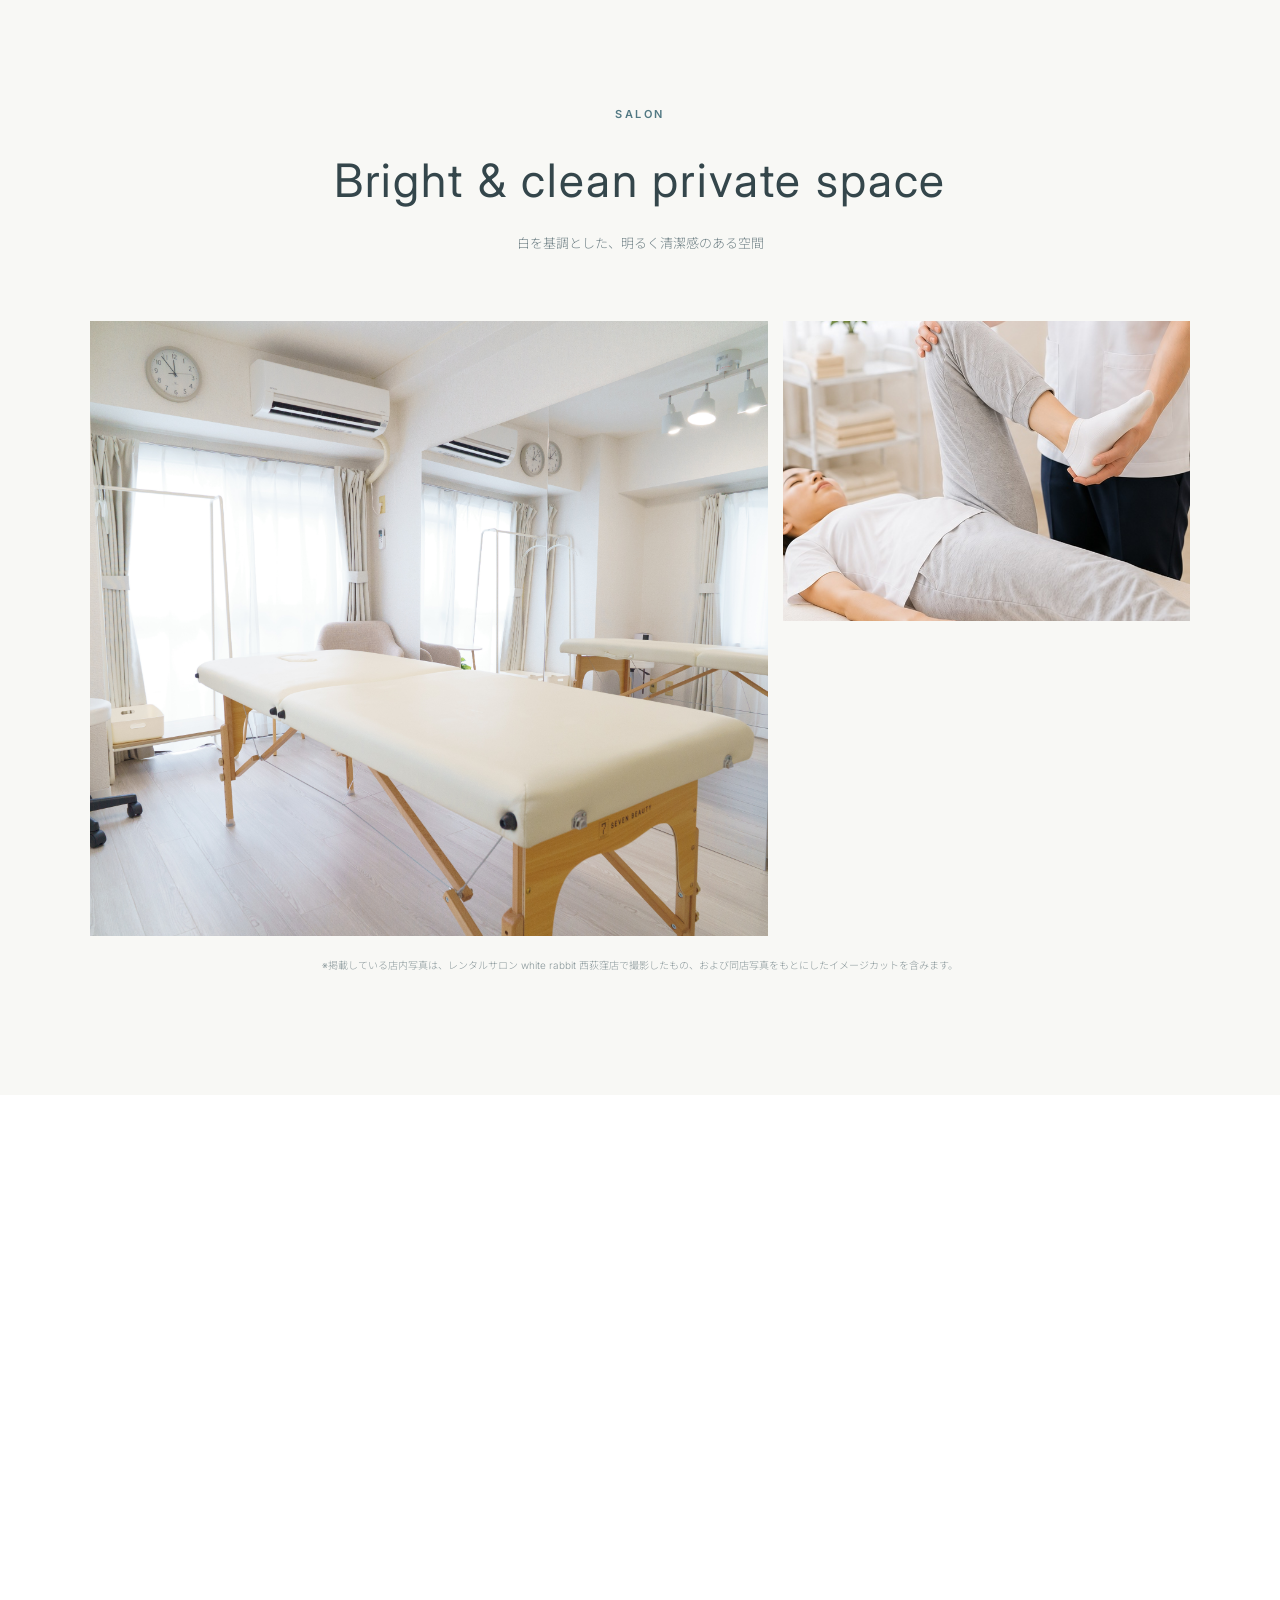
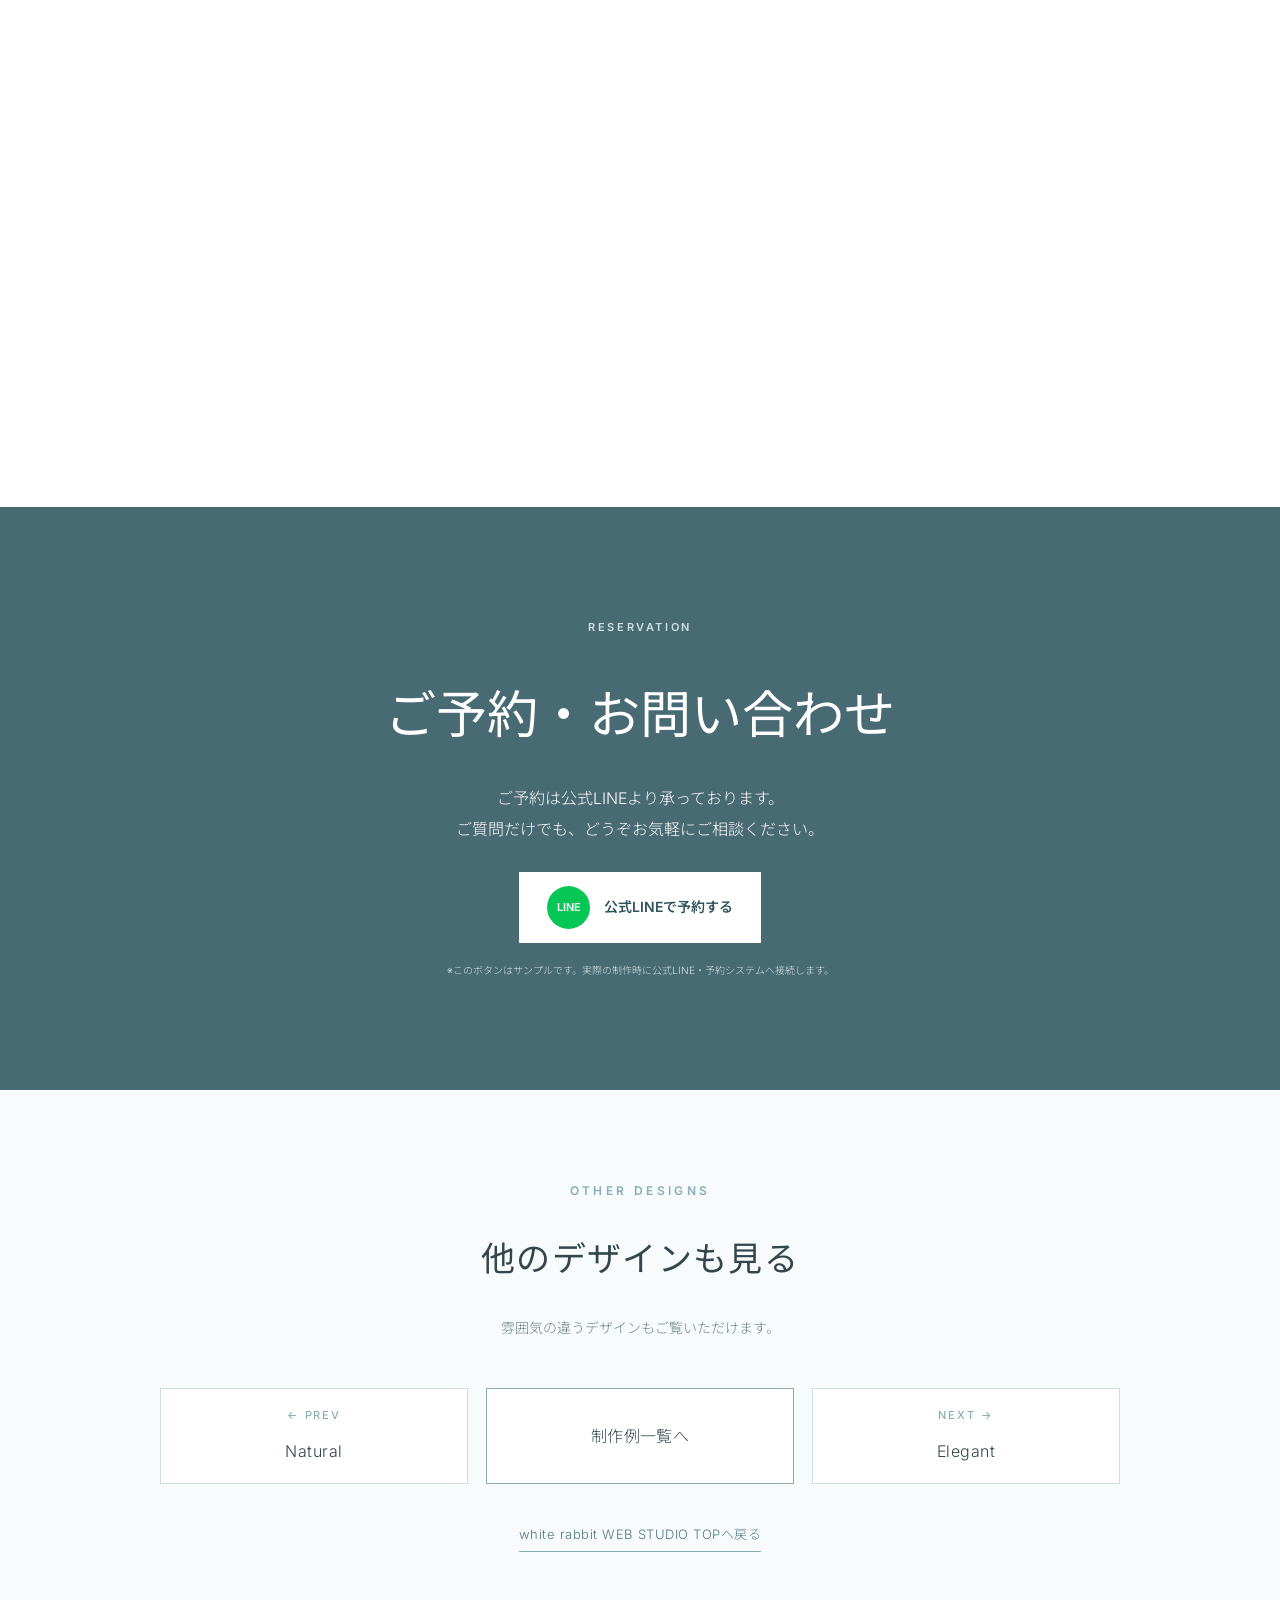
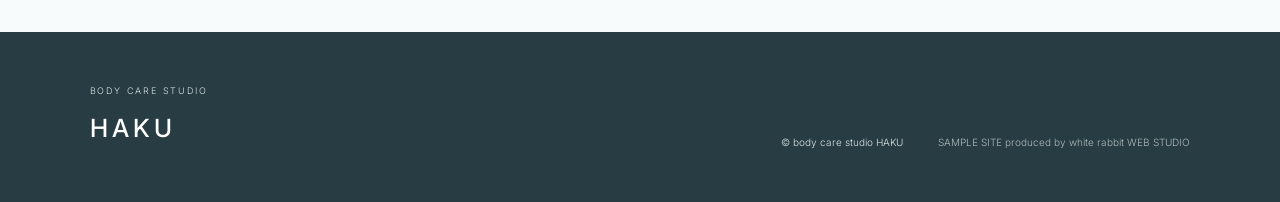
<file: samples/clean/index.html>
<!DOCTYPE html>
<html lang="ja">
<head>
<meta charset="UTF-8">
<meta name="viewport" content="width=device-width, initial-scale=1.0">
<meta name="description" content="Clean style sample site for white rabbit WEB STUDIO">
<title>body care studio HAKU | SAMPLE SITE</title>
<link rel="stylesheet" href="style.css">
</head>
<body id="top">

<div class="sample-bar">
  <span>SAMPLE SITE</span>
  <a href="../../">← white rabbit WEB STUDIOへ戻る</a>
</div>

<header class="site-header">
  <a class="brand" href="#top">
    <span class="brand-small">BODY CARE STUDIO</span>
    <strong>HAKU</strong>
  </a>
  <nav>
  <a href="#concept">CONCEPT</a>
  <a href="#menu">MENU</a>
  <a href="#care">CARE</a>
  <a href="#therapist">THERAPIST</a>
  <a href="#salon">SALON</a>
  <a href="#access">ACCESS</a>
  <a class="reserve" href="#contact">RESERVATION</a>
</nav>
  <button class="menu-btn" id="menuBtn" aria-label="メニューを開く">☰</button>
</header>

<div class="mobile-nav" id="mobileNav">
  <a href="#concept">CONCEPT</a>
  <a href="#menu">MENU</a>
  <a href="#care">CARE</a>
  <a href="#therapist">THERAPIST</a>
  <a href="#salon">SALON</a>
  <a href="#access">ACCESS</a>
  <a href="#contact">RESERVATION</a>
</div>

<main>

<section class="hero">
  <div class="hero-photo"></div>
  <div class="hero-panel reveal">
    <p class="eyebrow">BODY CARE / CONDITIONING</p>
    <h1>
  <span class="nowrap">からだを整えて、</span><br>
  <span class="nowrap">毎日を、軽やかに。</span>
</h1>
    <p>がんばる日常の合間に、<br>自分のからだと向き合う時間を。</p>
    <a class="btn" href="#contact">ご予約・お問い合わせ</a>
  </div>
  <p class="hero-location">NISHIOGIKUBO / TOKYO</p>
</section>

<section class="section concept" id="concept">
  <div class="section-heading reveal">
    <p class="mini">CONCEPT</p>
    <h2>
  <span class="nowrap">シンプルに、丁寧に。</span><br>
  <span class="nowrap">その日のからだに</span><br>
  <span class="nowrap">合わせるケア。</span>
</h2>
  </div>

  <div class="concept-grid">
    <div class="concept-copy reveal">
      <p class="lead">疲れ方も、心地よいと感じる強さも、<span class="nowrap">人それぞれ。</span></p>
      <p>body care studio HAKUは、カウンセリングを大切にしながら、その日の状態やご希望に合わせてボディケアをご提案する完全予約制のプライベートサロンです。</p>
      <p>強さを一方的に決めるのではなく、お声を伺いながら心地よい時間を一緒につくっていきます。</p>
      <div class="concept-points">
        <span>完全予約制</span>
        <span>個室空間</span>
        <span>カウンセリング重視</span>
      </div>
    </div>
    <div class="concept-photo reveal">
      <img src="images/concept.jpg" alt="清潔感のあるカウンセリングスペース">
    </div>
  </div>
</section>

<section class="section menu-section" id="menu">
  <div class="section-heading center reveal">
    <p class="mini">MENU</p>
    <h2>Care menu</h2>
    <span>目的や過ごせる時間に合わせて</span>
  </div>

  <div class="menu-grid">
    <article class="menu-card reveal">
      <p class="menu-no">01</p>
      <h3>Body Care 60</h3>
      <p class="jp">ボディケア 60分</p>
      <div class="price">¥7,700</div>
      <p>首・肩・背中・脚など、気になる部分を中心に全身をバランスよくケアする<span class="nowrap">ベーシックコース。</span></p>
    </article>

    <article class="menu-card featured reveal">
      <p class="tag">POPULAR</p>
      <p class="menu-no">02</p>
      <h3>Stretch & Care 90</h3>
      <p class="jp">ストレッチ＆ボディケア 90分</p>
      <div class="price">¥10,800</div>
      <p>ボディケアにゆったりとしたストレッチをプラス。じっくり全身を整えたい日に<span class="nowrap">おすすめです。</span></p>
    </article>

    <article class="menu-card reveal">
      <p class="menu-no">03</p>
      <h3>Total Balance 100</h3>
      <p class="jp">トータルバランス 100分</p>
      <div class="price">¥12,500</div>
      <p>その日の状態を伺いながら内容を組み立てるロングコース。自分のためにゆっくり時間を取りたい日に。</p>
    </article>
  </div>

  <p class="menu-note">※料金・メニューはサンプルです。実際の制作時はお客様の内容に差し替えます。</p>
</section>

<section class="section care-section" id="care">
  <div class="care-grid">
    <div class="care-photo reveal">
      <img src="images/treatment.jpg" alt="明るく清潔感のある施術スペース">
    </div>
    <div class="care-copy reveal">
      <p class="mini">OUR CARE</p>
      <h2>安心して任せられる、<br>わかりやすいケアを。</h2>
      <p>施術前に気になることやお疲れの箇所、ご希望の過ごし方を伺います。</p>
      <p>「今日は静かに過ごしたい」「ここを中心にお願いしたい」など、小さなご希望も遠慮なくお聞かせください。</p>

      <div class="care-list">
        <div><strong>01</strong><span>丁寧なヒアリング</span></div>
        <div><strong>02</strong><span>その日に合わせた施術内容</span></div>
        <div><strong>03</strong><span>清潔で落ち着ける個室空間</span></div>
      </div>
    </div>
  </div>
</section>
<section class="section therapist-section" id="therapist">
  <div class="therapist-grid">

    <div class="therapist-photo reveal">
  <img src="images/therapist.png" alt="HAKU セラピスト Shinya">
</div>

    <div class="therapist-copy reveal">
      <p class="mini">THERAPIST</p>

      <h2>からだの声を、<br>一緒に見つける。</h2>

      <p class="therapist-name">
        <span>HAKU therapist</span>
        <strong>Shinya</strong>
      </p>

      <p>
  同じ「肩がつらい」というお悩みでも、
  疲れ方や心地よいと感じる施術は<span class="nowrap">人それぞれ。</span>
</p>

<p>
  HAKUでは、施術前のお話を大切にし、
  その日のからだの状態やご希望を<span class="nowrap">伺いながら、</span>
  お一人おひとりに合わせたケアをご提案します。
</p>

      <p>
        「強い施術が苦手」「今日はゆっくり過ごしたい」
        「ここを中心にケアしてほしい」など、
        小さなご希望もどうぞ遠慮なくお聞かせください。
      </p>

      <div class="therapist-values">
        <div><span>01</span><p>丁寧なカウンセリング</p></div>
        <div><span>02</span><p>その日の状態に合わせたケア</p></div>
        <div><span>03</span><p>安心して過ごせる時間</p></div>
      </div>

      <p class="therapist-note">
        ※プロフィール・人物写真はサンプルです。実際の制作時はお客様の内容に差し替えます。
      </p>
    </div>

  </div>
</section>
<section class="section salon-section" id="salon">
  <div class="section-heading center reveal">
    <p class="mini">SALON</p>
    <h2>Bright & clean private space</h2>
    <span>白を基調とした、明るく清潔感のある空間</span>
  </div>

  <div class="gallery">
    <img class="g1 reveal" src="images/salon-wide.jpg" alt="サロン全景">
    <img class="g2 reveal" src="images/mirror.jpg" alt="明るいドレッサースペース">
    <img class="g3 reveal" src="images/wagon.jpg" alt="清潔に整えられた施術用ワゴン">
  </div>

  <p class="caption">※掲載している店内写真は、レンタルサロン white rabbit 西荻窪店で撮影したもの、および同店写真をもとにしたイメージカットを含みます。</p>
</section>

<section class="section access" id="access">
  <div class="access-grid">
    <div class="access-copy reveal">
      <p class="mini">ACCESS</p>
      <h2>西荻窪駅から徒歩2分</h2>
      <p>施術はレンタルサロン <strong>white rabbit 西荻窪店</strong> にて行っています。</p>

      <dl>
        <div><dt>最寄駅</dt><dd>JR中央・総武線 西荻窪駅 徒歩2分</dd></div>
        <div><dt>営業時間</dt><dd>10:00–20:00（完全予約制）</dd></div>
        <div><dt>定休日</dt><dd>不定休</dd></div>
        <div><dt>住所</dt><dd>ご予約確定後に詳細をご案内いたします</dd></div>
      </dl>

      <div class="map-placeholder">Google Map / Access Map</div>
    </div>

    <div class="access-photo reveal">
      <img src="images/access.jpg" alt="white rabbit 西荻窪店">
    </div>
  </div>
</section>

<section class="contact" id="contact">
  <div class="contact-inner reveal">
    <p class="mini">RESERVATION</p>
    <h2>ご予約・お問い合わせ</h2>
    <p>
  ご予約は公式LINEより承っております。<br>
  ご質問だけでも、どうぞお気軽に<span class="nowrap">ご相談ください。</span>
</p>
    <a class="line-btn" href="#" id="lineBtn"><span>LINE</span>公式LINEで予約する</a>
    <p class="contact-note">※このボタンはサンプルです。実際の制作時に公式LINE・予約システムへ接続します。</p>
  </div>
</section>

</main>
<!-- SAMPLE NAVIGATION -->
<section class="sample-navigation">

  <p class="sample-navigation-label">OTHER DESIGNS</p>

  <h2>他のデザインも見る</h2>

  <p class="sample-navigation-text">
    雰囲気の違うデザインもご覧いただけます。
  </p>

  <div class="sample-navigation-links">

    <a href="../natural/">
      <span>← PREV</span>
      Natural
    </a>

    <a href="../../#design" class="sample-navigation-all">
      制作例一覧へ
    </a>

    <a href="../elegant/">
      <span>NEXT →</span>
      Elegant
    </a>

  </div>

  <a href="../../" class="sample-navigation-top">
    white rabbit WEB STUDIO TOPへ戻る
  </a>

</section>
<footer class="site-footer">
  <div class="footer-brand">
    <span>BODY CARE STUDIO</span>
    <strong>HAKU</strong>
  </div>
  <p>© body care studio HAKU</p>
  <p class="sample-credit">SAMPLE SITE produced by white rabbit WEB STUDIO</p>
</footer>

<script src="script.js"></script>
</body>
</html>
</file>
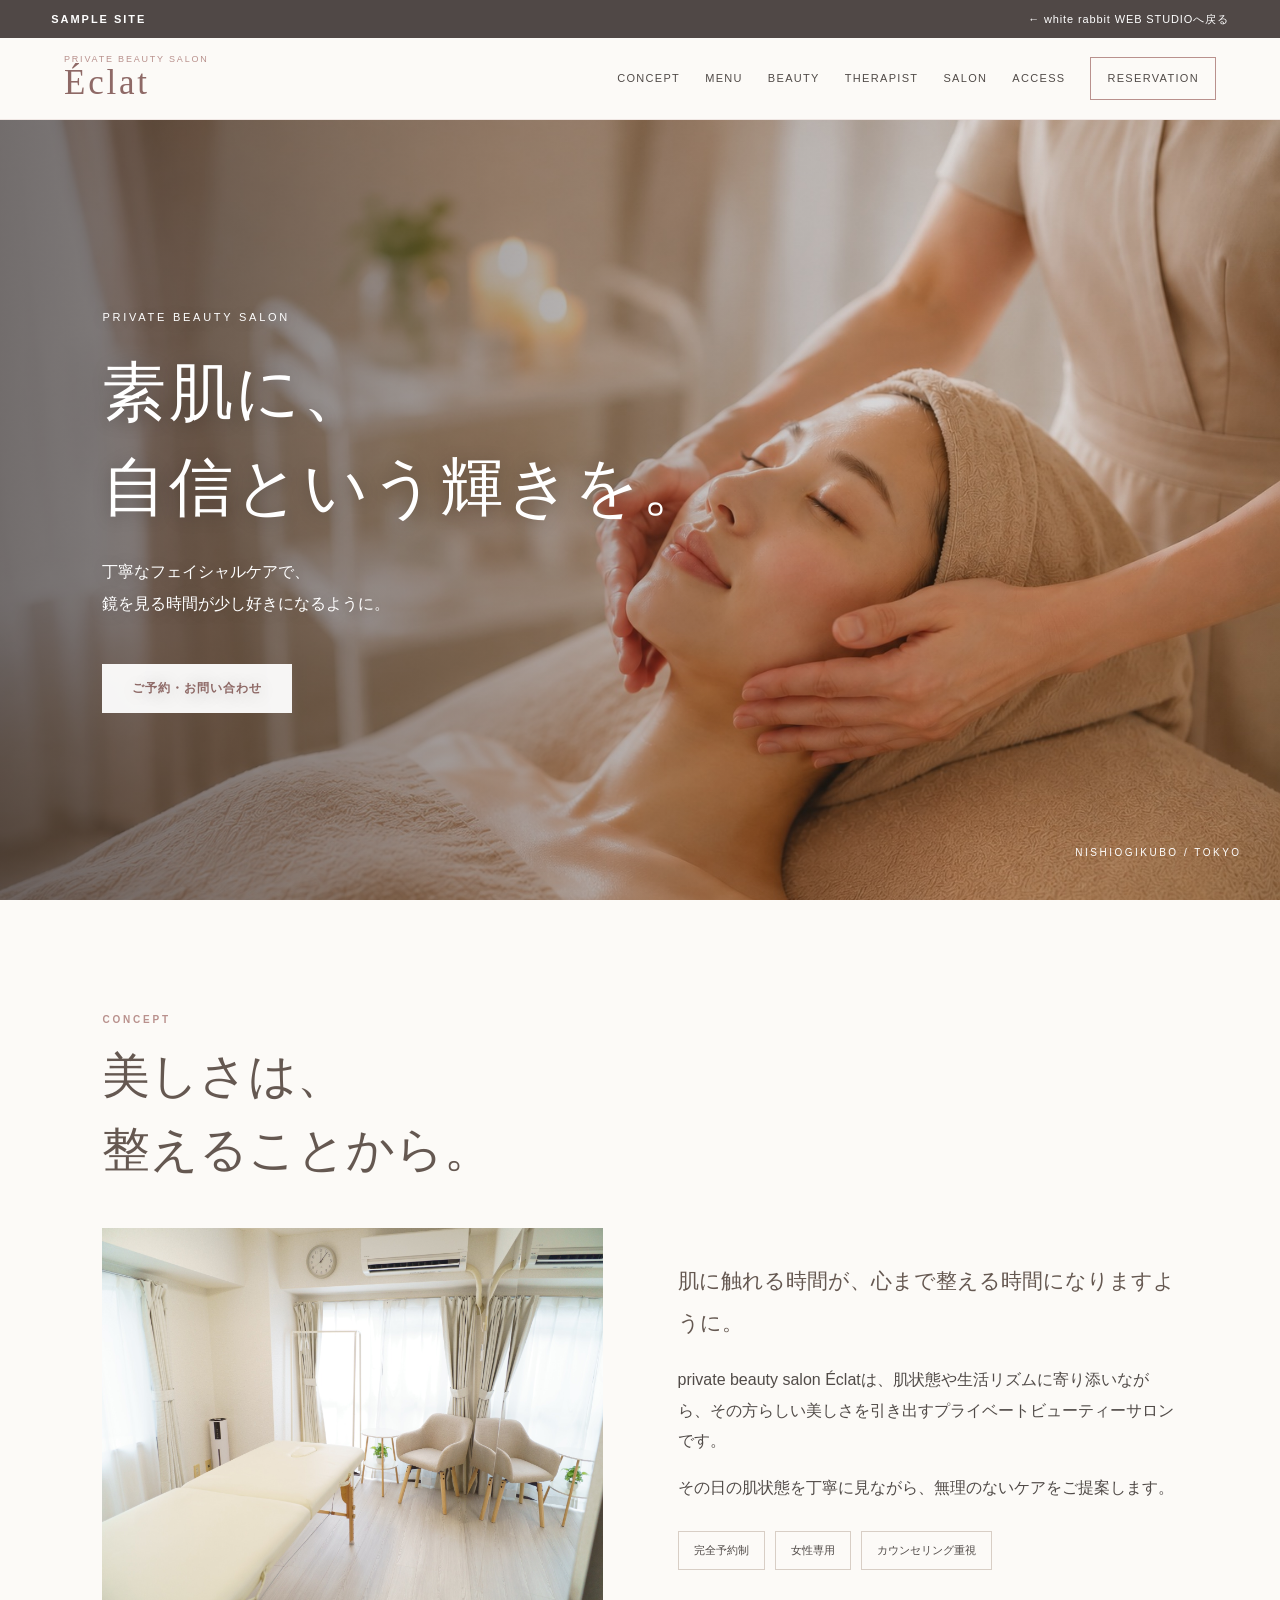
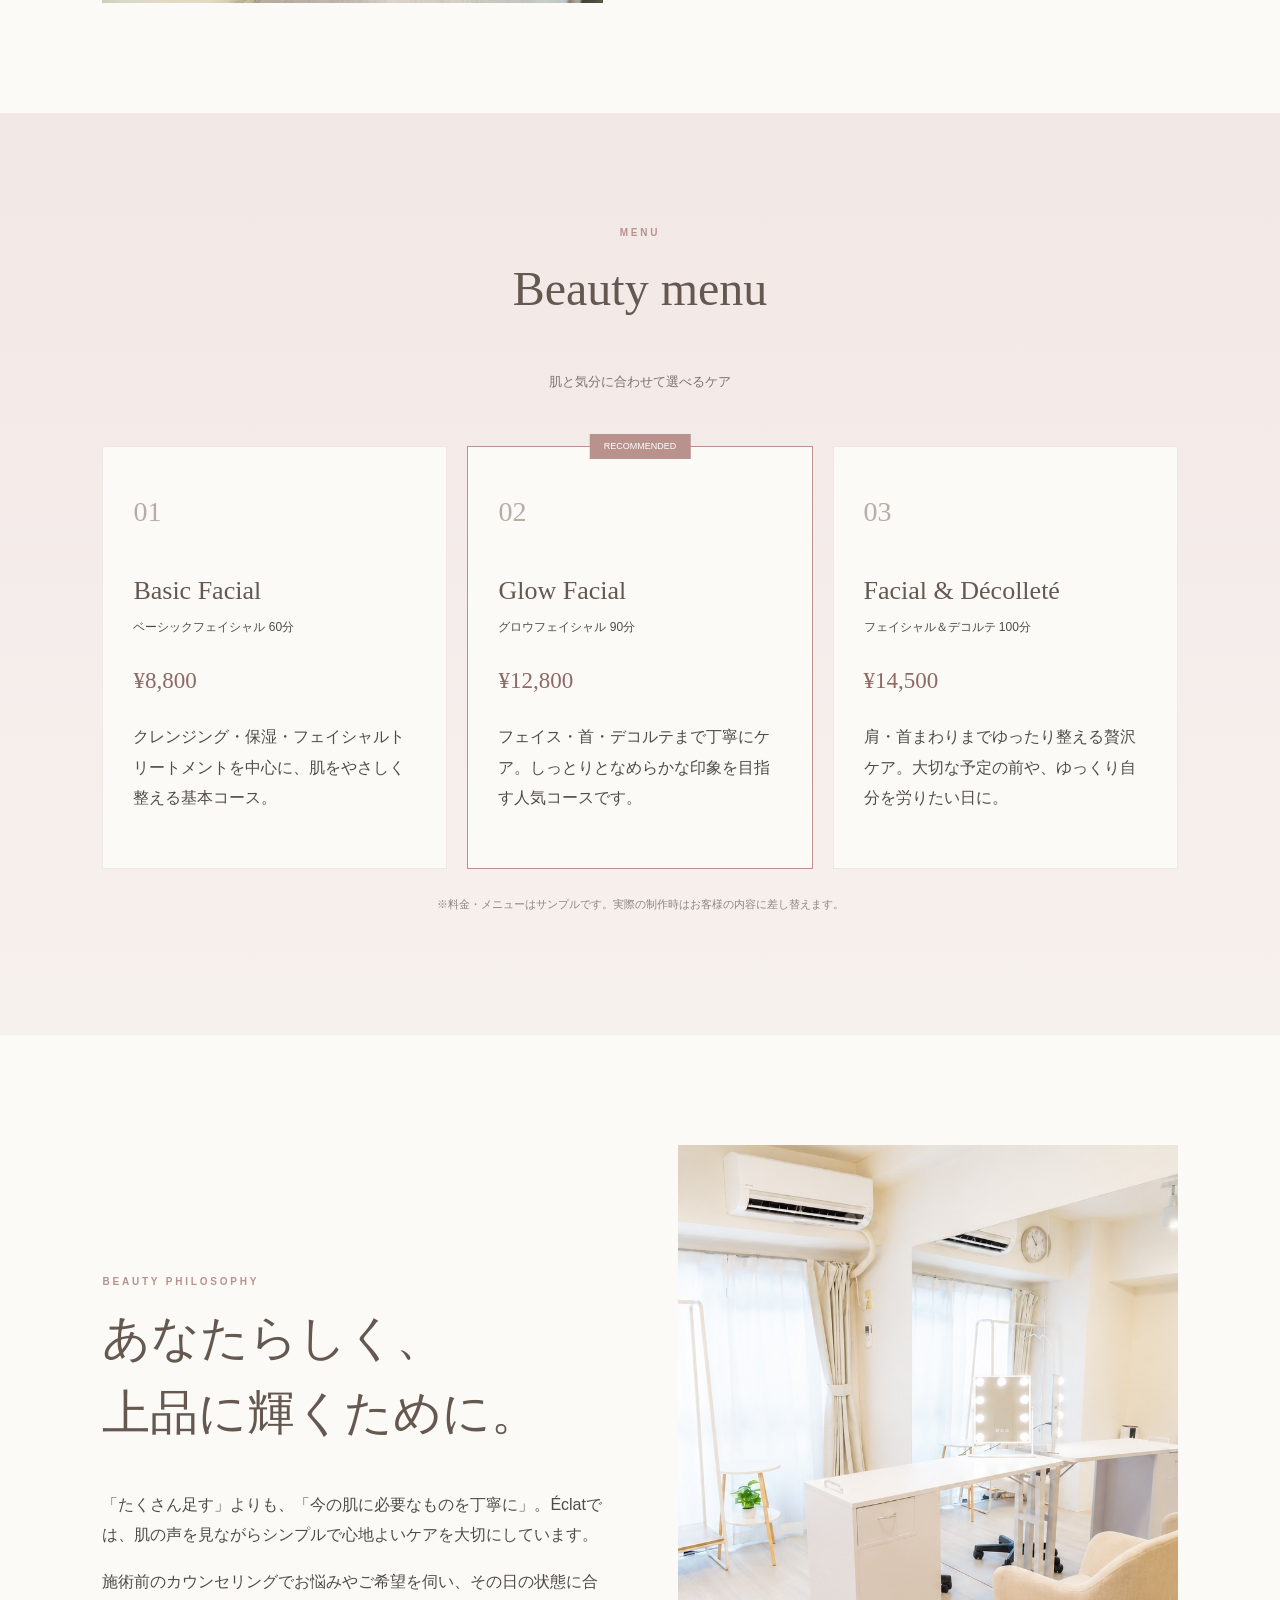
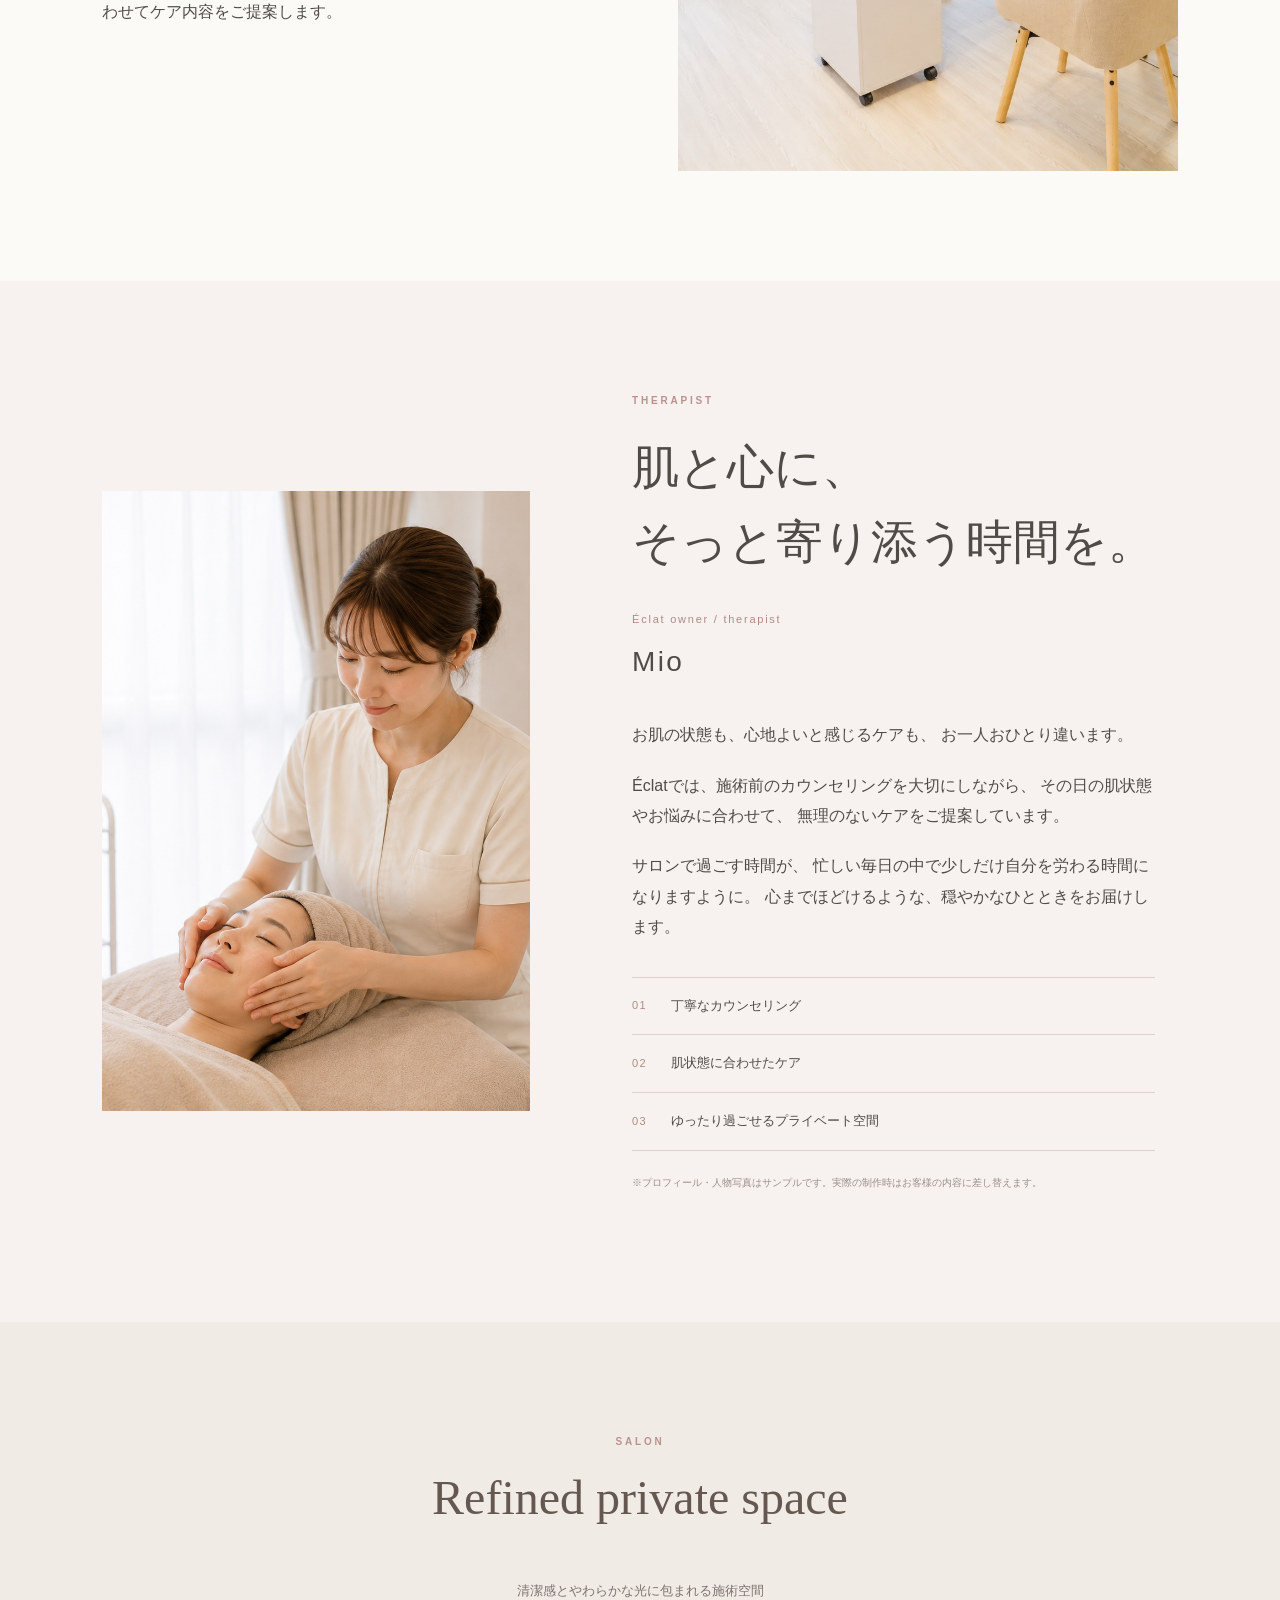
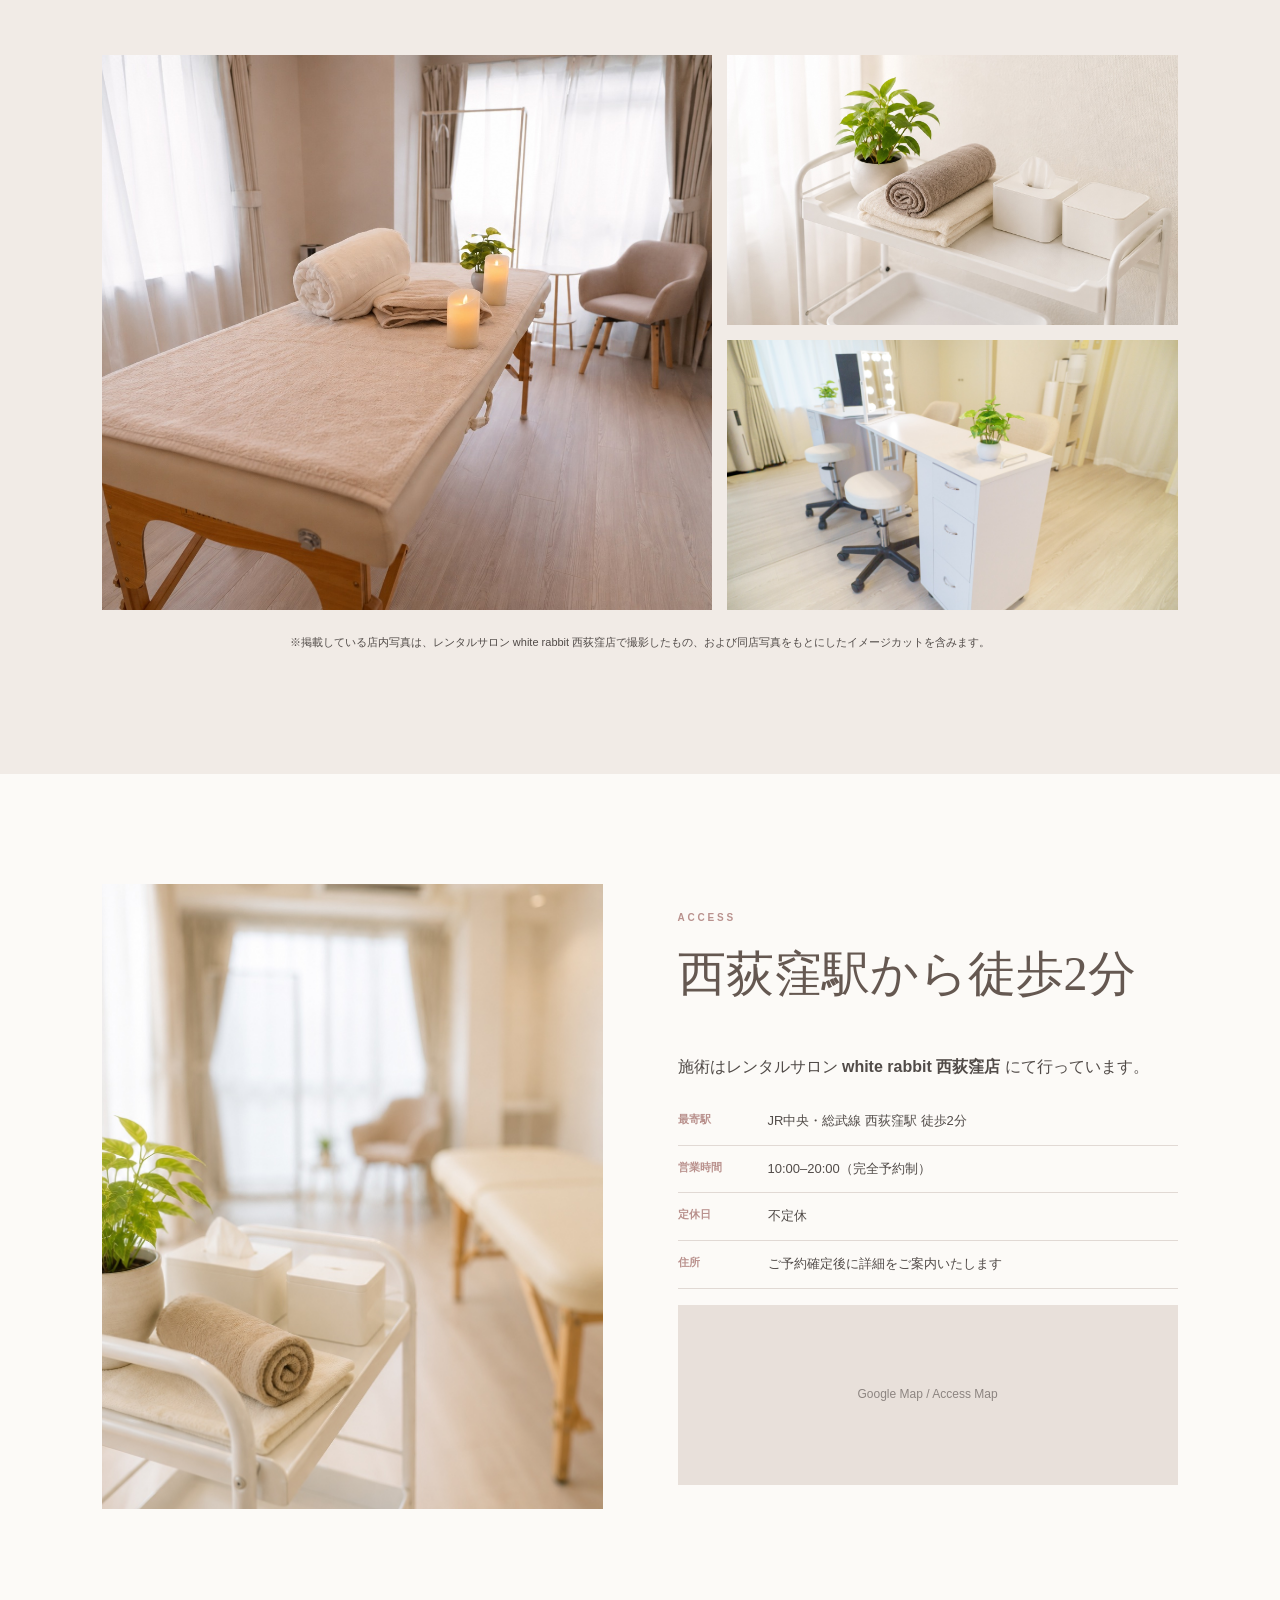
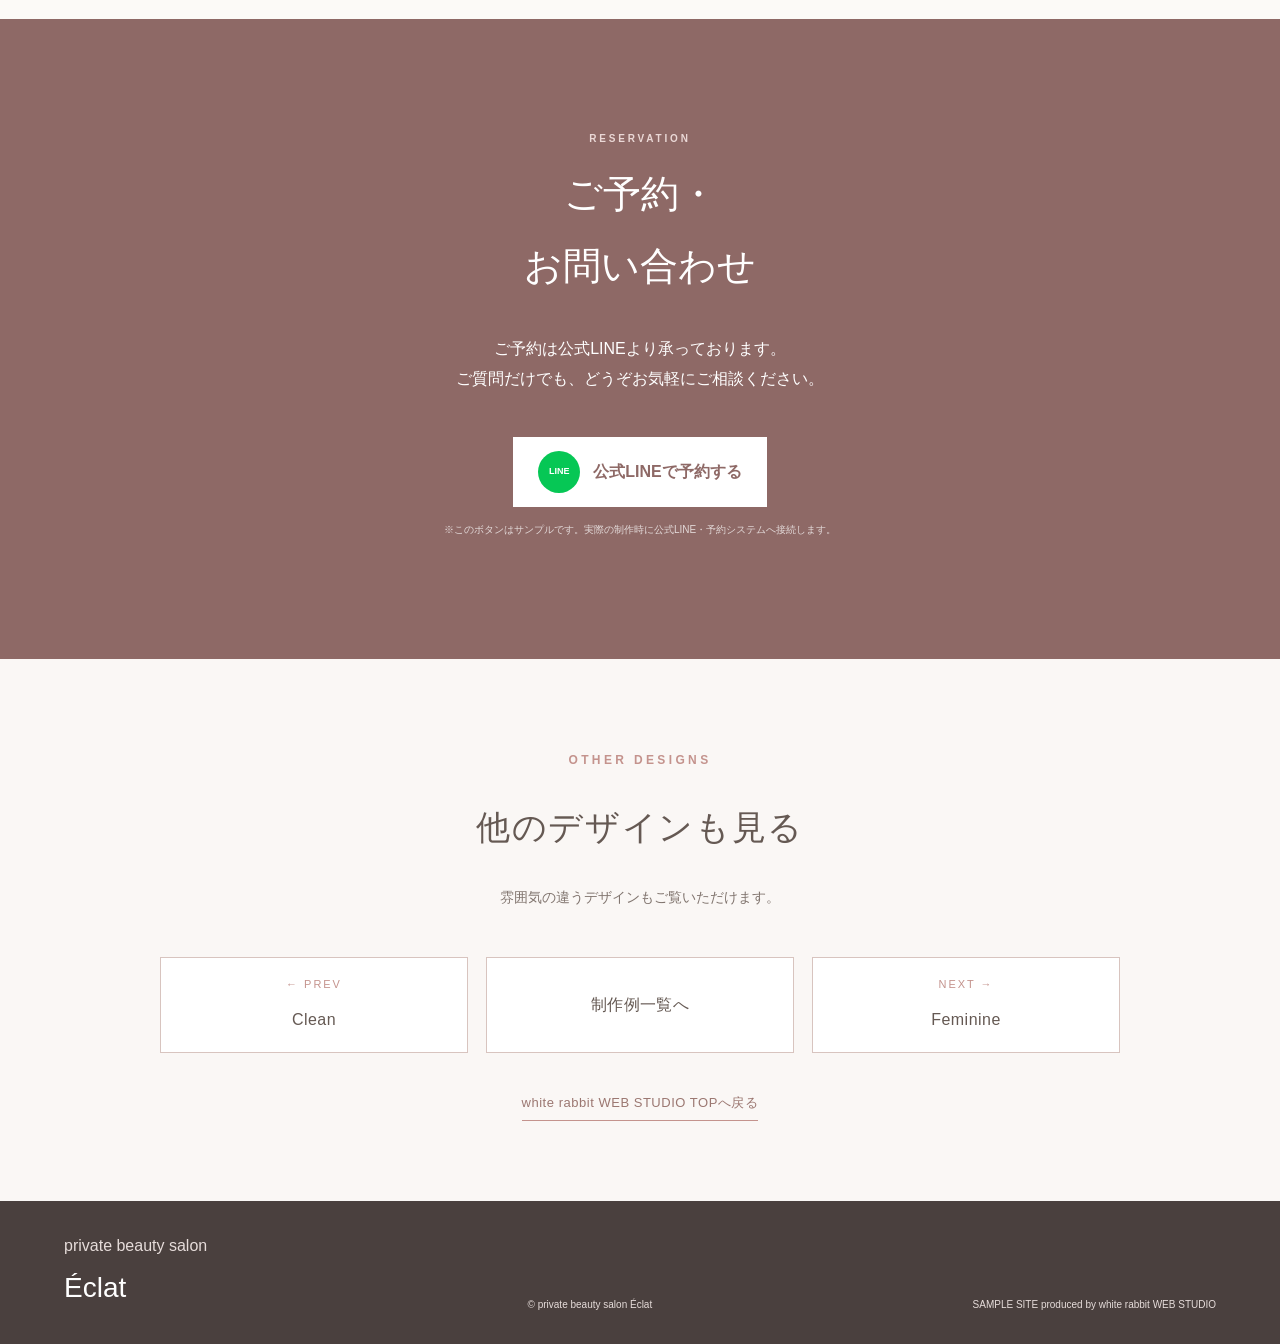
<file: samples/elegant/index.html>
<!DOCTYPE html>
<html lang="ja">
<head>
<meta charset="UTF-8">
<meta name="viewport" content="width=device-width, initial-scale=1.0">
<meta name="description" content="Elegant style sample site for white rabbit WEB STUDIO">
<title>private beauty salon Éclat | SAMPLE SITE</title>
<link rel="stylesheet" href="style.css">
</head>
<body id="top">
<div class="sample-bar"><span>SAMPLE SITE</span><a href="../../">← white rabbit WEB STUDIOへ戻る</a></div>
<header class="site-header">
<a class="brand" href="#top"><span class="brand-small">private beauty salon</span><strong>Éclat</strong></a>
<nav><a href="#concept">CONCEPT</a><a href="#menu">MENU</a><a href="#beauty">BEAUTY</a><a href="#therapist">THERAPIST</a><a href="#salon">SALON</a><a href="#access">ACCESS</a><a class="reserve" href="#contact">RESERVATION</a></nav>
<button class="menu-btn" id="menuBtn" aria-label="メニューを開く">☰</button>
</header>
<div class="mobile-nav" id="mobileNav"><a href="#concept">CONCEPT</a><a href="#menu">MENU</a><a href="#beauty">BEAUTY</a><a href="#therapist">THERAPIST</a><a href="#salon">SALON</a><a href="#access">ACCESS</a><a href="#contact">RESERVATION</a></div>

<main>
<section class="hero"><div class="hero-overlay"></div><div class="hero-copy reveal"><p class="eyebrow">PRIVATE BEAUTY SALON</p><h1>素肌に、<br>自信という輝きを。</h1><p>丁寧なフェイシャルケアで、<br class="pc">鏡を見る時間が少し好きになるように。</p><a class="btn" href="#contact">ご予約・お問い合わせ</a></div><p class="hero-location">NISHIOGIKUBO / TOKYO</p></section>

<section class="section concept" id="concept">
<div class="section-title reveal"><p>CONCEPT</p><h2>美しさは、<br>整えることから。</h2></div>
<div class="concept-grid">
<div class="concept-photo reveal"><img src="images/salon-wide.jpg" alt="上品な施術空間"></div>
<div class="concept-copy reveal"><p class="lead">肌に触れる時間が、心まで整える時間になりますように。</p><p>private beauty salon Éclatは、肌状態や生活リズムに寄り添いながら、<span class="nowrap">その方らしい</span>美しさを引き出すプライベートビューティーサロンです。</p><p>その日の肌状態を丁寧に見ながら、無理のないケアをご提案します。</p><div class="concept-points"><span>完全予約制</span><span>女性専用</span><span>カウンセリング重視</span></div></div>
</div></section>

<section class="section menu-section" id="menu">
<div class="section-title center reveal"><p>MENU</p><h2>Beauty menu</h2><span>肌と気分に合わせて選べるケア</span></div>
<div class="menu-grid">
<article class="menu-card reveal"><p class="menu-no">01</p><h3>Basic Facial</h3><p class="jp">ベーシックフェイシャル 60分</p><div class="price">¥8,800</div><p>クレンジング・保湿・フェイシャルトリートメントを中心に、肌をやさしく整える基本コース。</p></article>
<article class="menu-card featured reveal"><p class="tag">RECOMMENDED</p><p class="menu-no">02</p><h3>Glow Facial</h3><p class="jp">グロウフェイシャル 90分</p><div class="price">¥12,800</div><p>フェイス・首・デコルテまで丁寧にケア。しっとりとなめらかな印象を目指す人気コースです。</p></article>
<article class="menu-card reveal"><p class="menu-no">03</p><h3>Facial & Décolleté</h3><p class="jp">フェイシャル＆デコルテ 100分</p><div class="price">¥14,500</div><p>肩・首まわりまでゆったり整える贅沢ケア。大切な予定の前や、ゆっくり自分を労りたい日に。</p></article>
</div><p class="menu-note">※料金・メニューはサンプルです。実際の制作時はお客様の内容に差し替えます。</p>
</section>

<section class="section beauty-section" id="beauty"><div class="beauty-grid"><div class="beauty-copy reveal"><p class="mini">BEAUTY PHILOSOPHY</p><h2>あなたらしく、<br>上品に輝くために。</h2><p>「たくさん足す」よりも、「今の肌に必要なものを丁寧に」。Éclatでは、<span class="nowrap">肌の声を</span>見ながらシンプルで心地よいケアを大切にしています。</p><p>施術前のカウンセリングでお悩みやご希望を伺い、その日の状態に合わせて<span class="nowrap">ケア内容</span>をご提案します。</p></div><div class="beauty-photo reveal"><img src="images/mirror-detail.jpg" alt="ドレッサーとミラー"></div></div></section>
<section class="section therapist-section" id="therapist">
  <div class="therapist-grid">

    <div class="therapist-photo reveal">
  <img src="images/therapist.png" alt="Éclat セラピスト Mio">
</div>

    <div class="therapist-copy reveal">
      <p class="mini">THERAPIST</p>

      <h2>肌と心に、<br>
<span class="nowrap">そっと寄り添う時間を。</span></h2>

      <p class="therapist-name">
        <span>Éclat owner / therapist</span>
        <strong>Mio</strong>
      </p>

      <p>
        お肌の状態も、心地よいと感じるケアも、
        お一人おひとり違います。
      </p>

      <p>
        Éclatでは、施術前のカウンセリングを大切にしながら、
        その日の肌状態や<span class="nowrap">お悩み</span>に合わせて、
        無理のないケアをご提案しています。
      </p>

      <p>
        サロンで過ごす時間が、
        忙しい毎日の中で少しだけ自分を労わる時間になりますように。
        心までほどけるような、穏やかなひとときをお届けします。
      </p>

      <div class="therapist-values">
        <div><span>01</span><p>丁寧なカウンセリング</p></div>
        <div><span>02</span><p>肌状態に合わせたケア</p></div>
        <div><span>03</span><p>ゆったり過ごせるプライベート空間</p></div>
      </div>

      <p class="therapist-note">
        ※プロフィール・人物写真はサンプルです。実際の制作時はお客様の内容に差し替えます。
      </p>
    </div>

  </div>
</section>
<section class="section salon-section" id="salon"><div class="section-title center reveal"><p>SALON</p><h2>Refined private space</h2><span>清潔感とやわらかな光に包まれる施術空間</span></div><div class="gallery"><img class="g1 reveal" src="images/salon-soft.jpg" alt="サロン全景"><img class="g2 reveal" src="images/salon-detail.jpg" alt="サロンのインテリア"><img class="g3 reveal" src="images/counter.jpg" alt="カウンター"></div><p class="caption">※掲載している店内写真は、レンタルサロン white rabbit 西荻窪店で撮影したもの、および同店写真をもとにしたイメージカットを含みます。</p></section>

<section class="section access" id="access"><div class="access-grid"><div class="access-photo reveal"><img src="images/bed.jpg" alt="white rabbit 西荻窪店"></div><div class="access-copy reveal"><p class="mini">ACCESS</p><h2>西荻窪駅から徒歩2分</h2><p>施術はレンタルサロン <strong>white rabbit 西荻窪店</strong> にて行っています。</p><dl><div><dt>最寄駅</dt><dd>JR中央・総武線 西荻窪駅 徒歩2分</dd></div><div><dt>営業時間</dt><dd>10:00–20:00（完全予約制）</dd></div><div><dt>定休日</dt><dd>不定休</dd></div><div><dt>住所</dt><dd>ご予約確定後に詳細をご案内いたします</dd></div></dl><div class="map-placeholder">Google Map / Access Map</div></div></div></section>

<section class="contact" id="contact"><div class="contact-inner reveal"><p class="mini">RESERVATION</p><h2>ご予約・<br class="sp">お問い合わせ</h2><p>
  ご予約は公式LINEより承っております。<br>
  ご質問だけでも、<span class="nowrap">どうぞお気軽にご相談ください。</span>
</p><a class="line-btn" href="#" id="lineBtn"><span>LINE</span>公式LINEで予約する</a><p class="contact-note">※このボタンはサンプルです。実際の制作時に公式LINE・予約システムへ接続します。</p></div></section>
</main>
<!-- SAMPLE NAVIGATION -->
<section class="sample-navigation">

  <p class="sample-navigation-label">OTHER DESIGNS</p>

  <h2>他のデザインも見る</h2>

  <p class="sample-navigation-text">
    雰囲気の違うデザインもご覧いただけます。
  </p>

  <div class="sample-navigation-links">

    <a href="../clean/">
      <span>← PREV</span>
      Clean
    </a>

    <a href="../../#design" class="sample-navigation-all">
      制作例一覧へ
    </a>

    <a href="../feminine/">
      <span>NEXT →</span>
      Feminine
    </a>

  </div>

  <a href="../../" class="sample-navigation-top">
    white rabbit WEB STUDIO TOPへ戻る
  </a>

</section>
  <footer class="site-footer"><div class="footer-brand"><span>private beauty salon</span><strong>Éclat</strong></div><p>© private beauty salon Éclat</p><p class="sample-credit">SAMPLE SITE produced by white rabbit WEB STUDIO</p></footer>
<script src="script.js"></script>
</body></html>
</file>
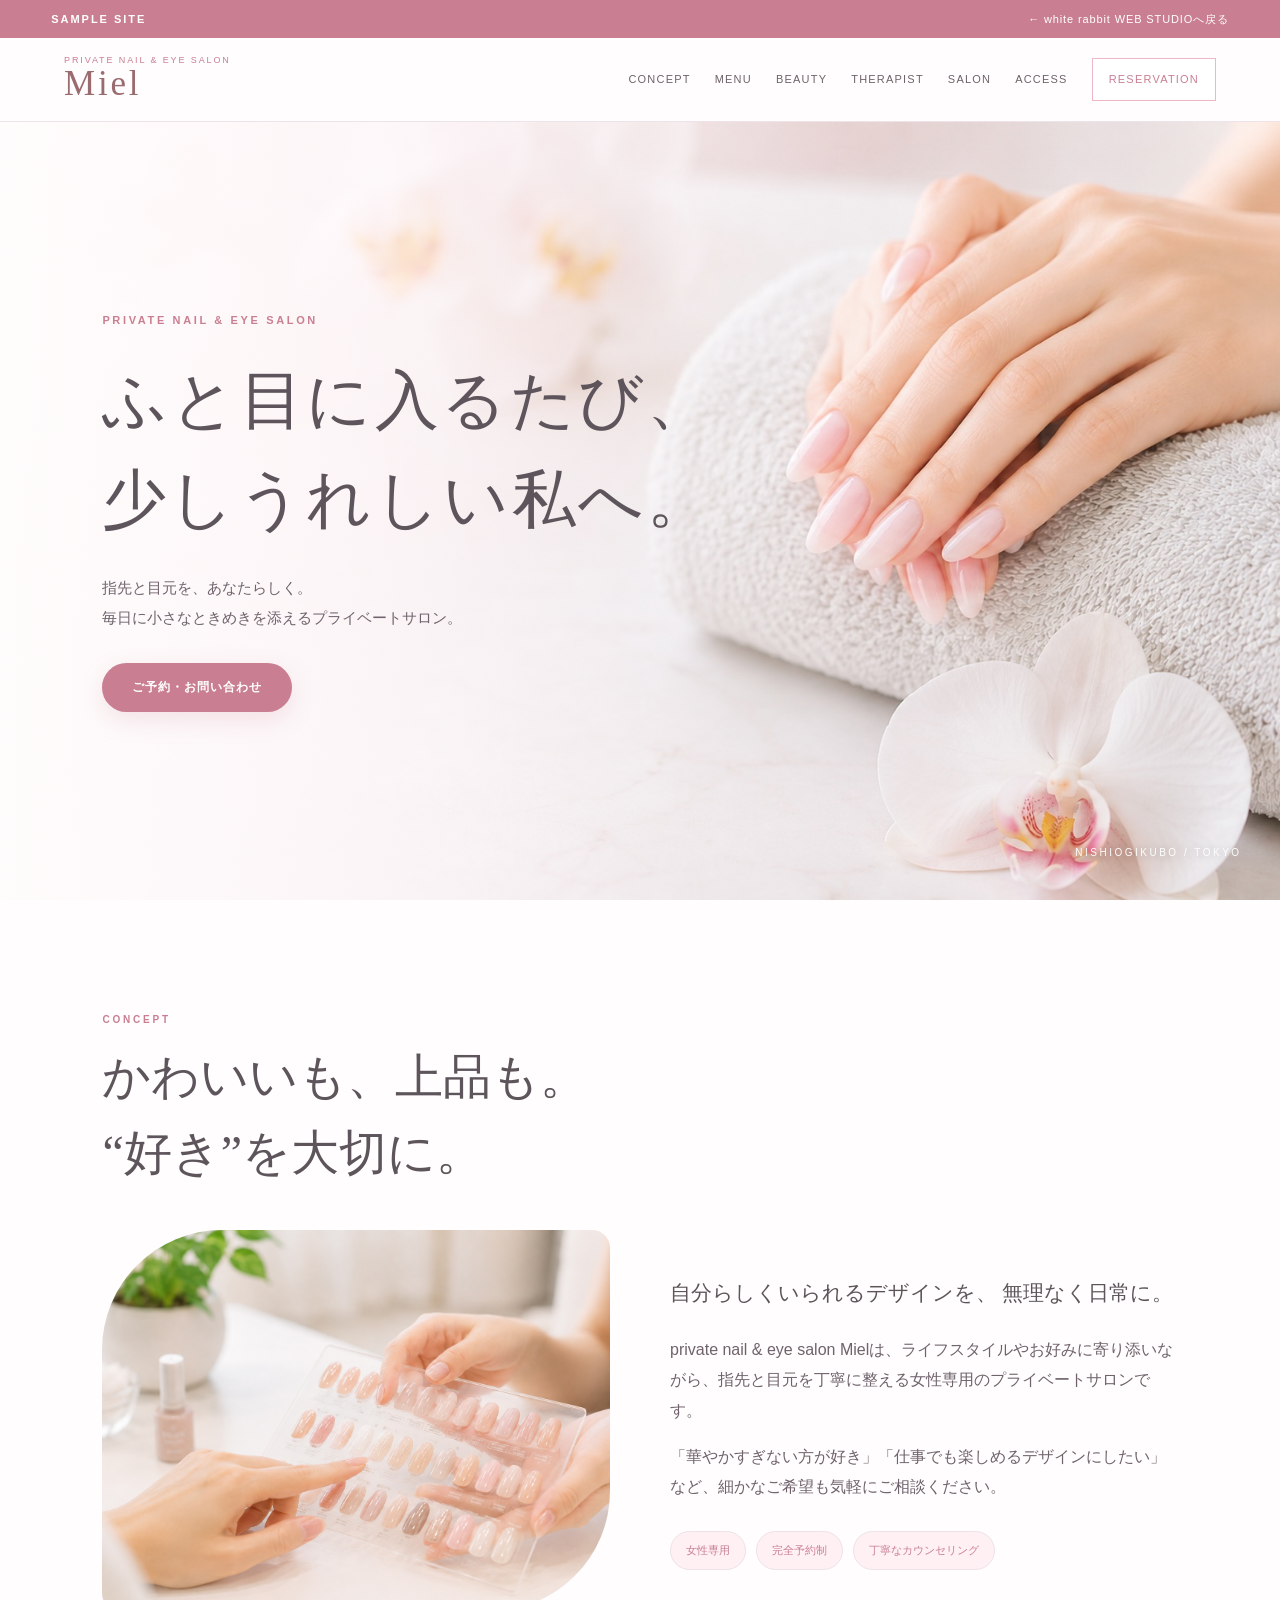
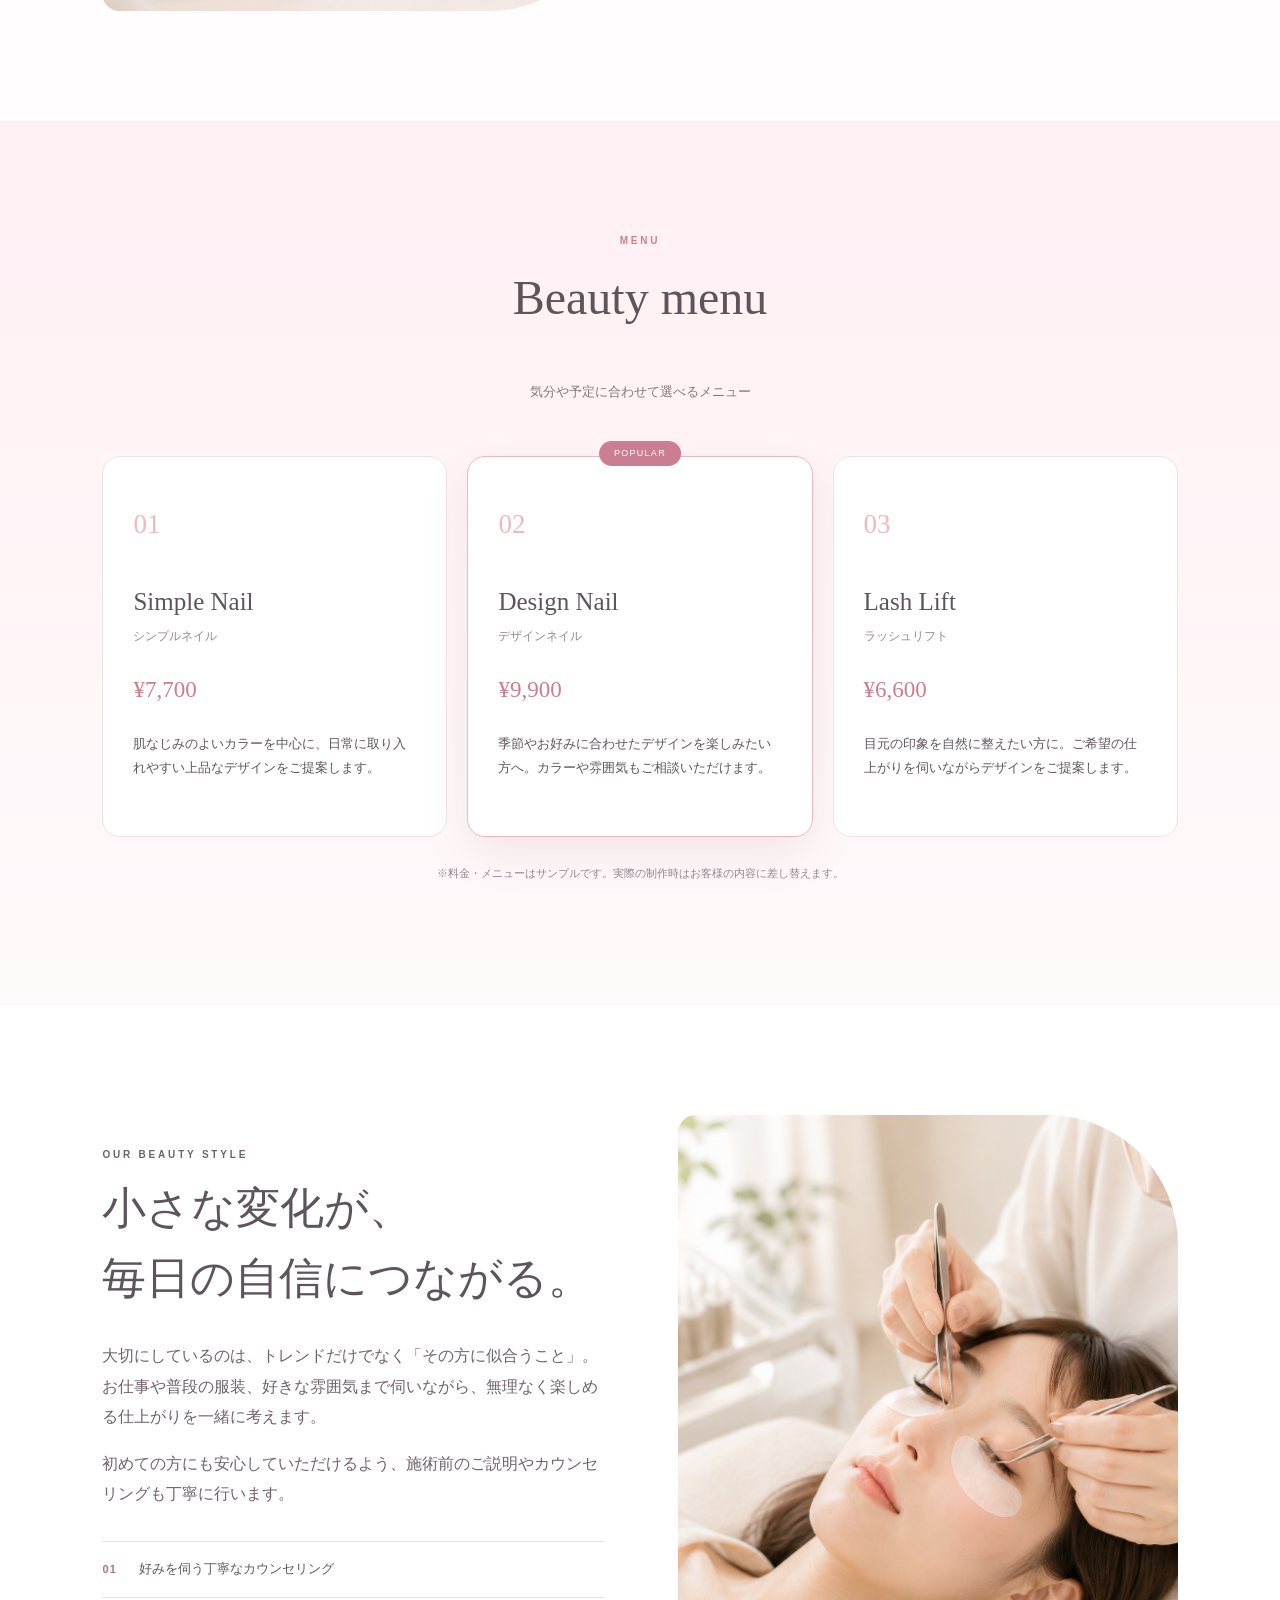
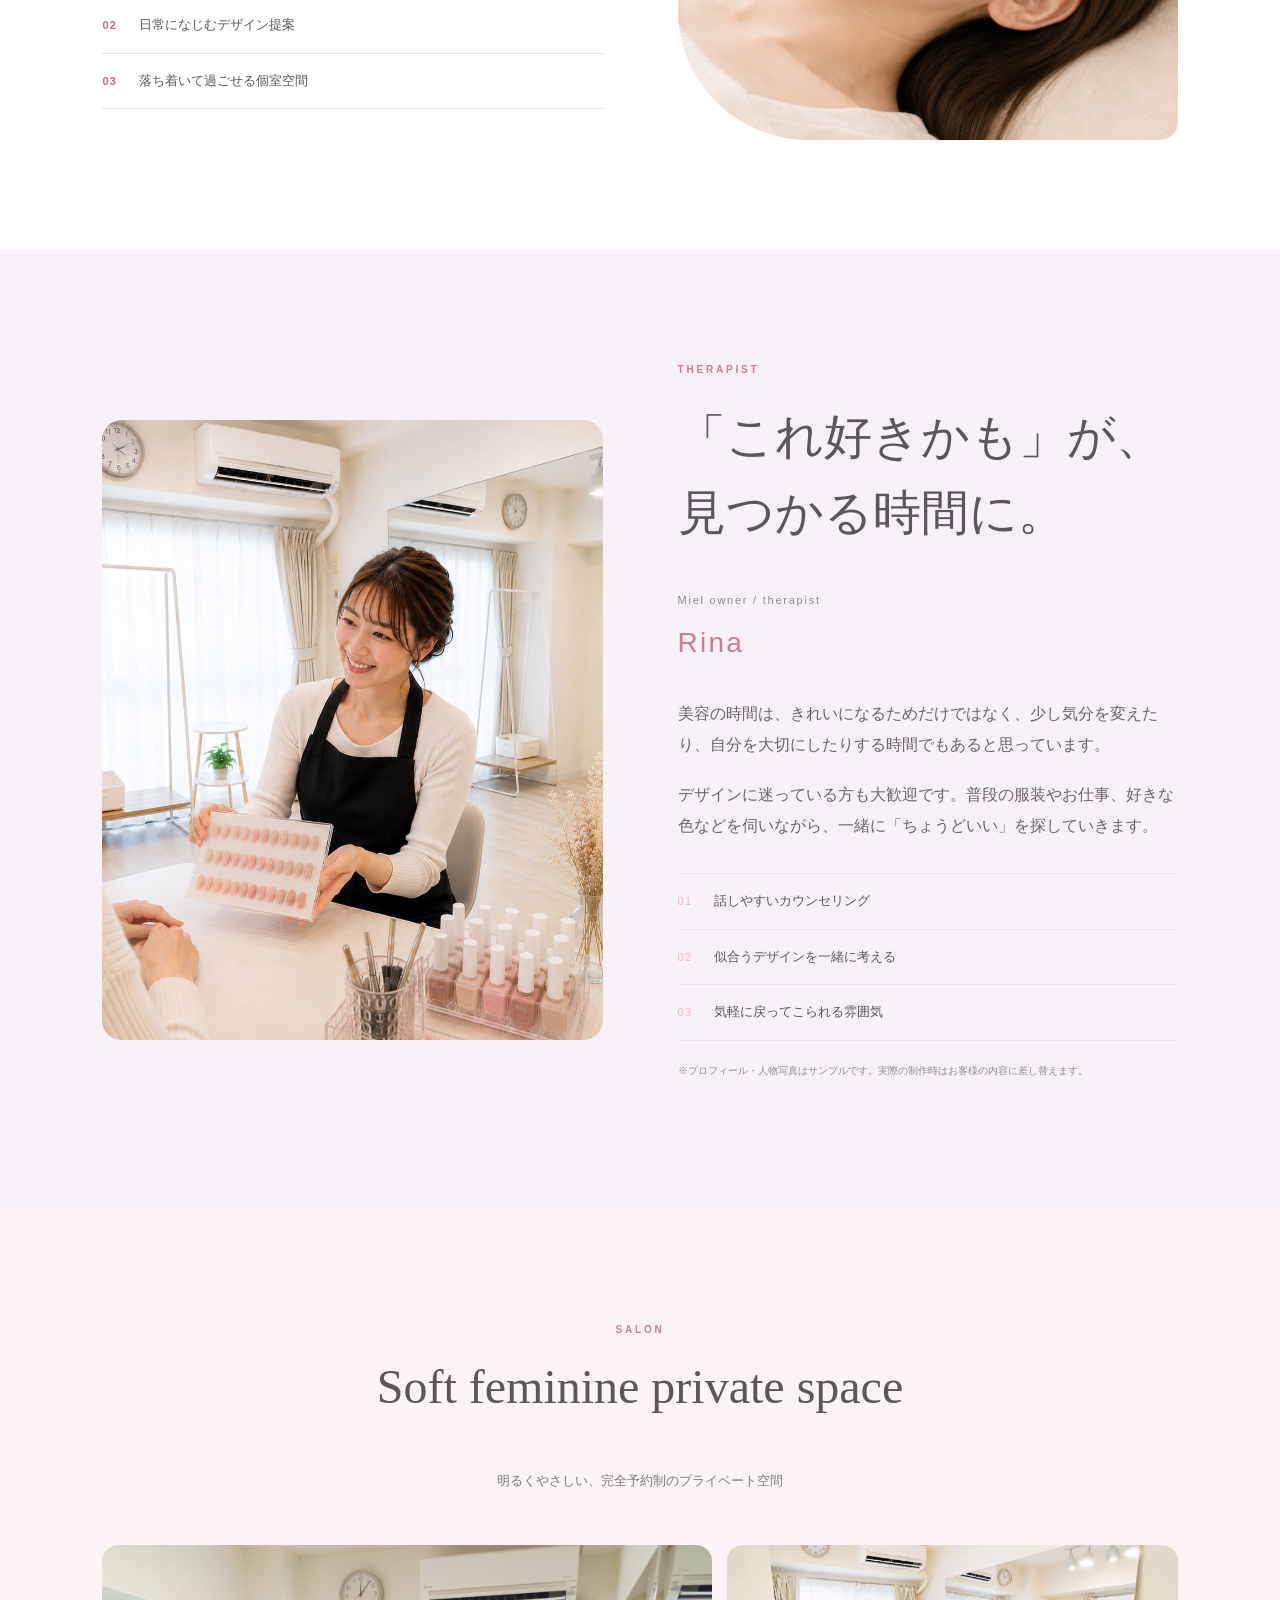
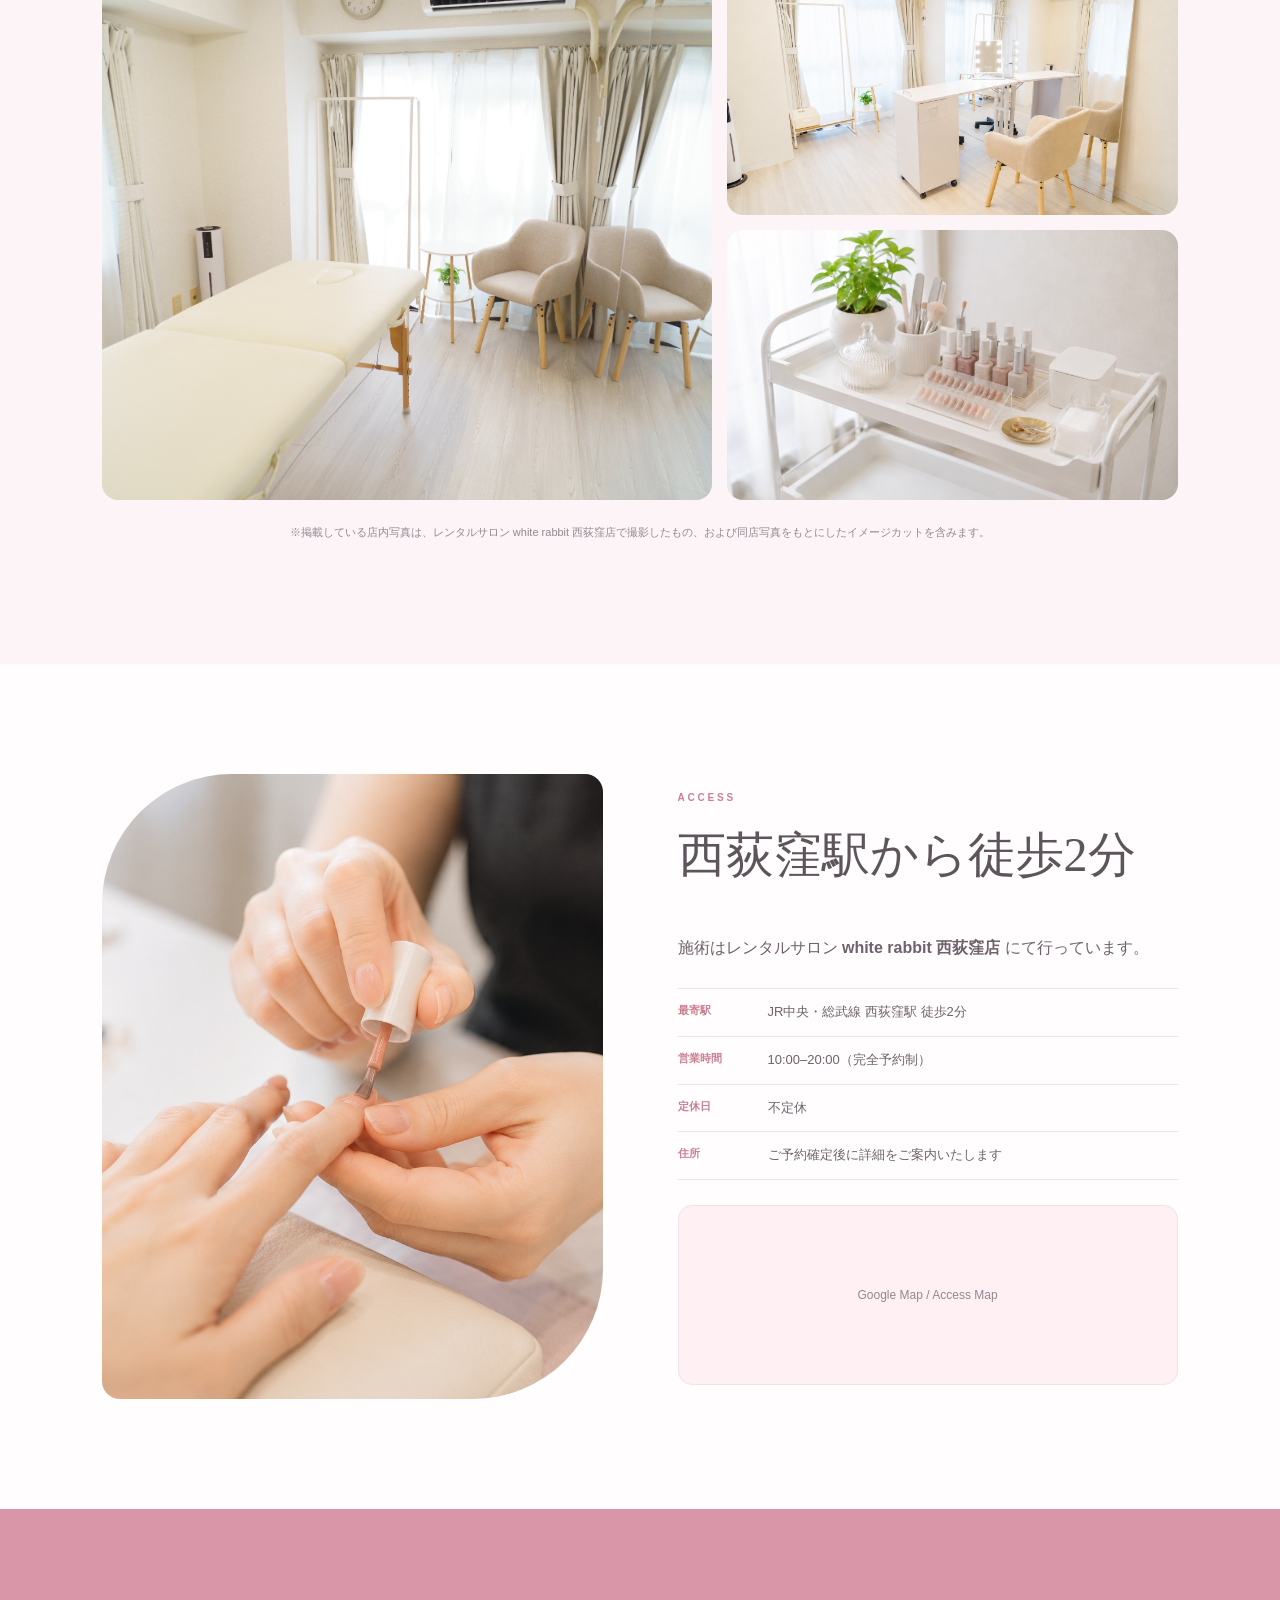
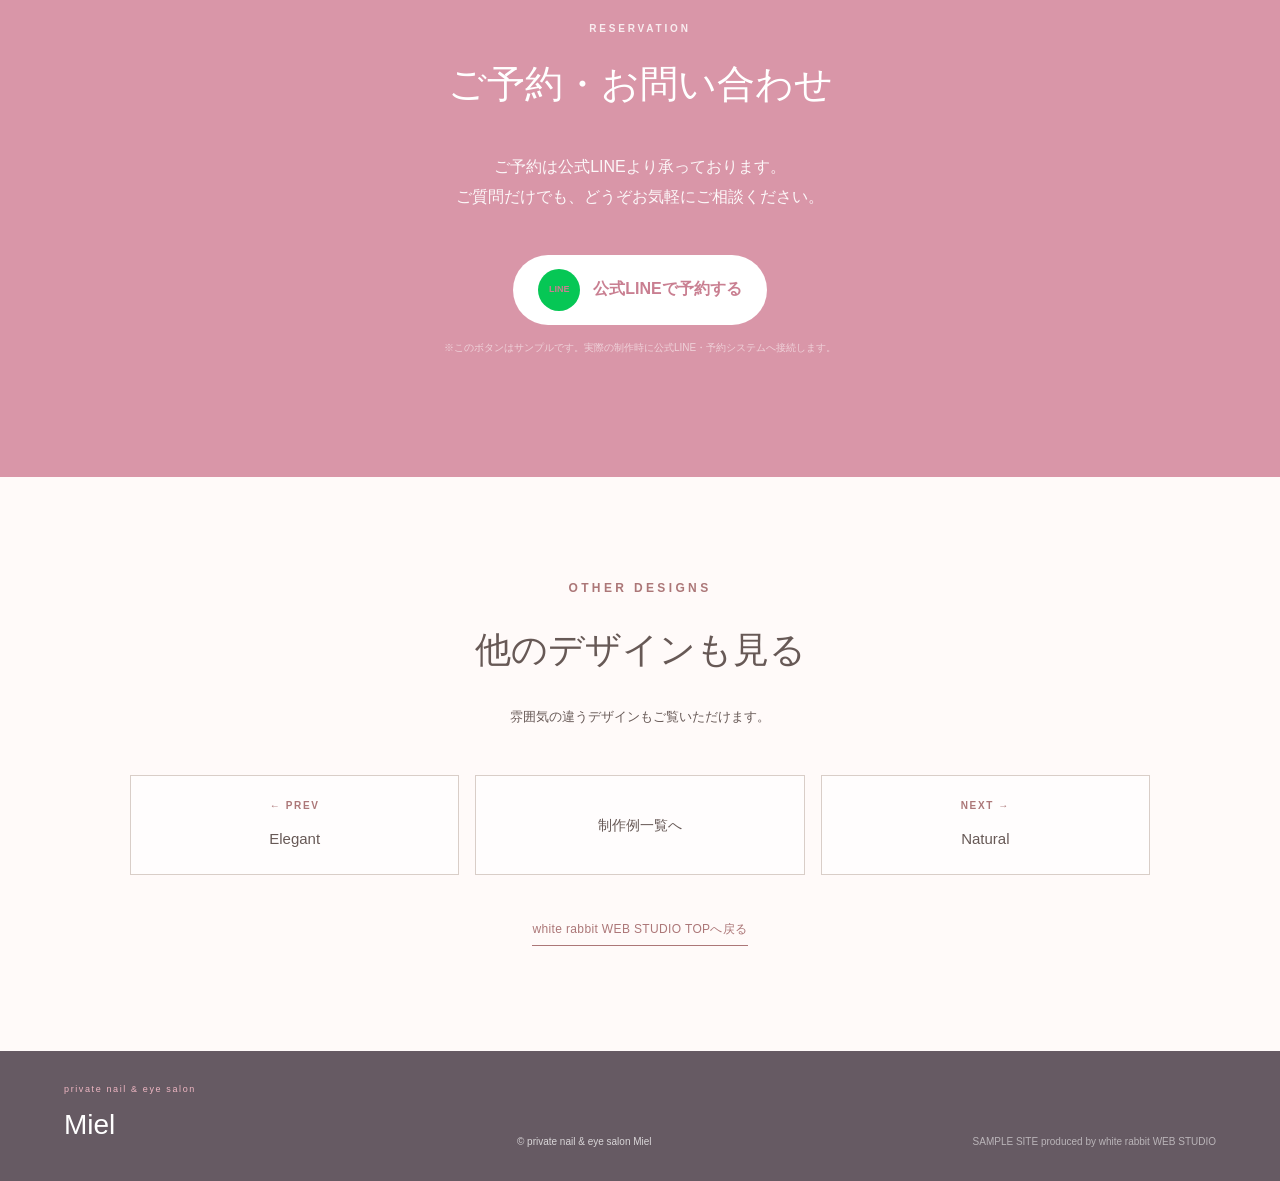
<file: samples/feminine/index.html>
<!DOCTYPE html>
<html lang="ja">
<head>
<meta charset="UTF-8">
<meta name="viewport" content="width=device-width, initial-scale=1.0">
<meta name="description" content="Feminine style sample site for white rabbit WEB STUDIO">
<title>private nail & eye salon Miel | SAMPLE SITE</title>
<link rel="stylesheet" href="style.css">
</head>
<body id="top">

<div class="sample-bar">
  <span>SAMPLE SITE</span>
  <a href="../../">← white rabbit WEB STUDIOへ戻る</a>
</div>

<header class="site-header">
  <a class="brand" href="#top">
    <span class="brand-small">private nail & eye salon</span>
    <strong>Miel</strong>
  </a>
  <nav>
    <a href="#concept">CONCEPT</a>
    <a href="#menu">MENU</a>
    <a href="#beauty">BEAUTY</a>
    <a href="#therapist">THERAPIST</a>
    <a href="#salon">SALON</a>
    <a href="#access">ACCESS</a>
    <a class="reserve" href="#contact">RESERVATION</a>
  </nav>
  <button class="menu-btn" id="menuBtn" aria-label="メニューを開く">☰</button>
</header>

<div class="mobile-nav" id="mobileNav">
  <a href="#concept">CONCEPT</a>
  <a href="#menu">MENU</a>
  <a href="#beauty">BEAUTY</a>
  <a href="#therapist">THERAPIST</a>
  <a href="#salon">SALON</a>
  <a href="#access">ACCESS</a>
  <a href="#contact">RESERVATION</a>
</div>

<main>

<section class="hero">
  <div class="hero-overlay"></div>
  <div class="hero-copy reveal">
    <p class="eyebrow">PRIVATE NAIL & EYE SALON</p>
    <h1>ふと目に入るたび、<br>少しうれしい私へ。</h1>
    <p>指先と目元を、あなたらしく。<br class="pc">毎日に小さなときめきを添えるプライベートサロン。</p>
    <a class="btn" href="#contact">ご予約・お問い合わせ</a>
  </div>
  <p class="hero-location">NISHIOGIKUBO / TOKYO</p>
</section>

<section class="section concept" id="concept">
  <div class="section-title reveal">
    <p>CONCEPT</p>
    <h2>かわいいも、上品も。<br>“好き”を大切に。</h2>
  </div>

  <div class="concept-grid">
    <div class="concept-photo reveal">
      <img src="images/concept.jpg" alt="明るく清潔感のあるサロン空間">
    </div>
    <div class="concept-copy reveal">
      <p class="lead">
  自分らしくいられるデザインを、<br class="sp-only">
  無理なく日常に。
</p>
      <p>private nail & eye salon Mielは、ライフスタイルやお好みに寄り添いながら、指先と目元を丁寧に整える女性専用のプライベートサロンです。</p>
      <p>「華やかすぎない方が好き」「仕事でも楽しめるデザインにしたい」など、細かなご希望も気軽にご相談ください。</p>

      <div class="concept-points">
        <span>女性専用</span>
        <span>完全予約制</span>
        <span>丁寧なカウンセリング</span>
      </div>
    </div>
  </div>
</section>

<section class="section menu-section" id="menu">
  <div class="section-title center reveal">
    <p>MENU</p>
    <h2>Beauty menu</h2>
    <span>気分や予定に合わせて選べるメニュー</span>
  </div>

  <div class="menu-grid">
    <article class="menu-card reveal">
      <p class="menu-no">01</p>
      <h3>Simple Nail</h3>
      <p class="jp">シンプルネイル</p>
      <div class="price">¥7,700</div>
      <p>肌なじみのよいカラーを中心に、日常に取り入れやすい上品なデザインをご提案します。</p>
    </article>

    <article class="menu-card featured reveal">
      <p class="tag">POPULAR</p>
      <p class="menu-no">02</p>
      <h3>Design Nail</h3>
      <p class="jp">デザインネイル</p>
      <div class="price">¥9,900</div>
      <p>季節やお好みに合わせたデザインを楽しみたい方へ。カラーや雰囲気もご相談いただけます。</p>
    </article>

    <article class="menu-card reveal">
      <p class="menu-no">03</p>
      <h3>Lash Lift</h3>
      <p class="jp">ラッシュリフト</p>
      <div class="price">¥6,600</div>
      <p>目元の印象を自然に整えたい方に。ご希望の仕上がりを伺いながらデザインをご提案します。</p>
    </article>
  </div>

  <p class="menu-note">※料金・メニューはサンプルです。実際の制作時はお客様の内容に差し替えます。</p>
</section>

<section class="section beauty-section" id="beauty">
  <div class="beauty-grid">
    <div class="beauty-copy reveal">
      <p class="mini">OUR BEAUTY STYLE</p>
      <h2>小さな変化が、<br>毎日の自信につながる。</h2>
      <p>大切にしているのは、トレンドだけでなく「その方に似合うこと」。お仕事や普段の服装、好きな雰囲気まで伺いながら、無理なく楽しめる仕上がりを一緒に考えます。</p>
      <p>初めての方にも安心していただけるよう、施術前のご説明やカウンセリングも丁寧に行います。</p>

      <div class="beauty-list">
        <div><strong>01</strong><span>好みを伺う丁寧なカウンセリング</span></div>
        <div><strong>02</strong><span>日常になじむデザイン提案</span></div>
        <div><strong>03</strong><span>落ち着いて過ごせる個室空間</span></div>
      </div>
    </div>

    <div class="beauty-photo reveal">
      <img src="images/beauty-detail.jpg" alt="明るいドレッサーとミラー">
    </div>
  </div>
</section>

<section class="section therapist-section" id="therapist">
  <div class="therapist-grid">
    <div class="therapist-photo reveal">
      <img src="images/therapist.png" alt="Miel セラピスト Rina">
    </div>

    <div class="therapist-copy reveal">
      <p class="mini">THERAPIST</p>
      <h2>「これ好きかも」が、<br>見つかる時間に。</h2>

      <p class="therapist-name">
        <span>Miel owner / therapist</span>
        <strong>Rina</strong>
      </p>

      <p>美容の時間は、きれいになるためだけではなく、少し気分を変えたり、自分を大切にしたりする時間でもあると思っています。</p>
      <p>デザインに迷っている方も大歓迎です。普段の服装やお仕事、好きな色などを伺いながら、一緒に「ちょうどいい」を探していきます。</p>

      <div class="therapist-values">
        <div><span>01</span><p>話しやすいカウンセリング</p></div>
        <div><span>02</span><p>似合うデザインを一緒に考える</p></div>
        <div><span>03</span><p>気軽に戻ってこられる雰囲気</p></div>
      </div>

      <p class="therapist-note">※プロフィール・人物写真はサンプルです。実際の制作時はお客様の内容に差し替えます。</p>
    </div>
  </div>
</section>

<section class="section salon-section" id="salon">
  <div class="section-title center reveal">
    <p>SALON</p>
    <h2>Soft feminine private space</h2>
    <span>明るくやさしい、完全予約制のプライベート空間</span>
  </div>

  <div class="gallery">
    <img class="g1 reveal" src="images/salon-wide.jpg" alt="サロン全景">
    <img class="g2 reveal" src="images/salon-detail.jpg" alt="サロンのインテリア">
    <img class="g3 reveal" src="images/amenity.jpg" alt="サロン備品">
  </div>

  <p class="caption">※掲載している店内写真は、レンタルサロン white rabbit 西荻窪店で撮影したもの、および同店写真をもとにしたイメージカットを含みます。</p>
</section>

<section class="section access" id="access">
  <div class="access-grid">
    <div class="access-photo reveal">
      <img src="images/access.jpg" alt="white rabbit 西荻窪店">
    </div>
    <div class="access-copy reveal">
      <p class="mini">ACCESS</p>
      <h2>西荻窪駅から徒歩2分</h2>
      <p>施術はレンタルサロン <strong>white rabbit 西荻窪店</strong> にて行っています。</p>

      <dl>
        <div><dt>最寄駅</dt><dd>JR中央・総武線 西荻窪駅 徒歩2分</dd></div>
        <div><dt>営業時間</dt><dd>10:00–20:00（完全予約制）</dd></div>
        <div><dt>定休日</dt><dd>不定休</dd></div>
        <div><dt>住所</dt><dd>ご予約確定後に詳細をご案内いたします</dd></div>
      </dl>

      <div class="map-placeholder">Google Map / Access Map</div>
    </div>
  </div>
</section>

<section class="contact" id="contact">
  <div class="contact-inner reveal">
    <p class="mini">RESERVATION</p>
    <h2>ご予約・お問い合わせ</h2>
    <p>ご予約は公式LINEより承っております。<br>ご質問だけでも、どうぞお気軽にご相談ください。</p>
    <a class="line-btn" href="#" id="lineBtn"><span>LINE</span>公式LINEで予約する</a>
    <p class="contact-note">※このボタンはサンプルです。実際の制作時に公式LINE・予約システムへ接続します。</p>
  </div>
</section>

</main>
<!-- OTHER DESIGNS -->
<section class="sample-navigation">

  <p class="sample-navigation-label">OTHER DESIGNS</p>

  <h2>他のデザインも見る</h2>

  <p class="sample-navigation-text">
    雰囲気の違うデザインもご覧いただけます。
  </p>

  <div class="sample-navigation-links">

    <a href="../elegant/">
      <span>← PREV</span>
      Elegant
    </a>

    <a href="../../#design" class="sample-navigation-all">
      制作例一覧へ
    </a>

    <a href="../natural/">
      <span>NEXT →</span>
      Natural
    </a>

  </div>

  <a href="../../" class="sample-navigation-top">
    white rabbit WEB STUDIO TOPへ戻る
  </a>

</section>
<footer class="site-footer">
  <div class="footer-brand">
    <span>private nail & eye salon</span>
    <strong>Miel</strong>
  </div>
  <p>© private nail & eye salon Miel</p>
  <p class="sample-credit">SAMPLE SITE produced by white rabbit WEB STUDIO</p>
</footer>

<script src="script.js"></script>
</body>
</html>
</file>
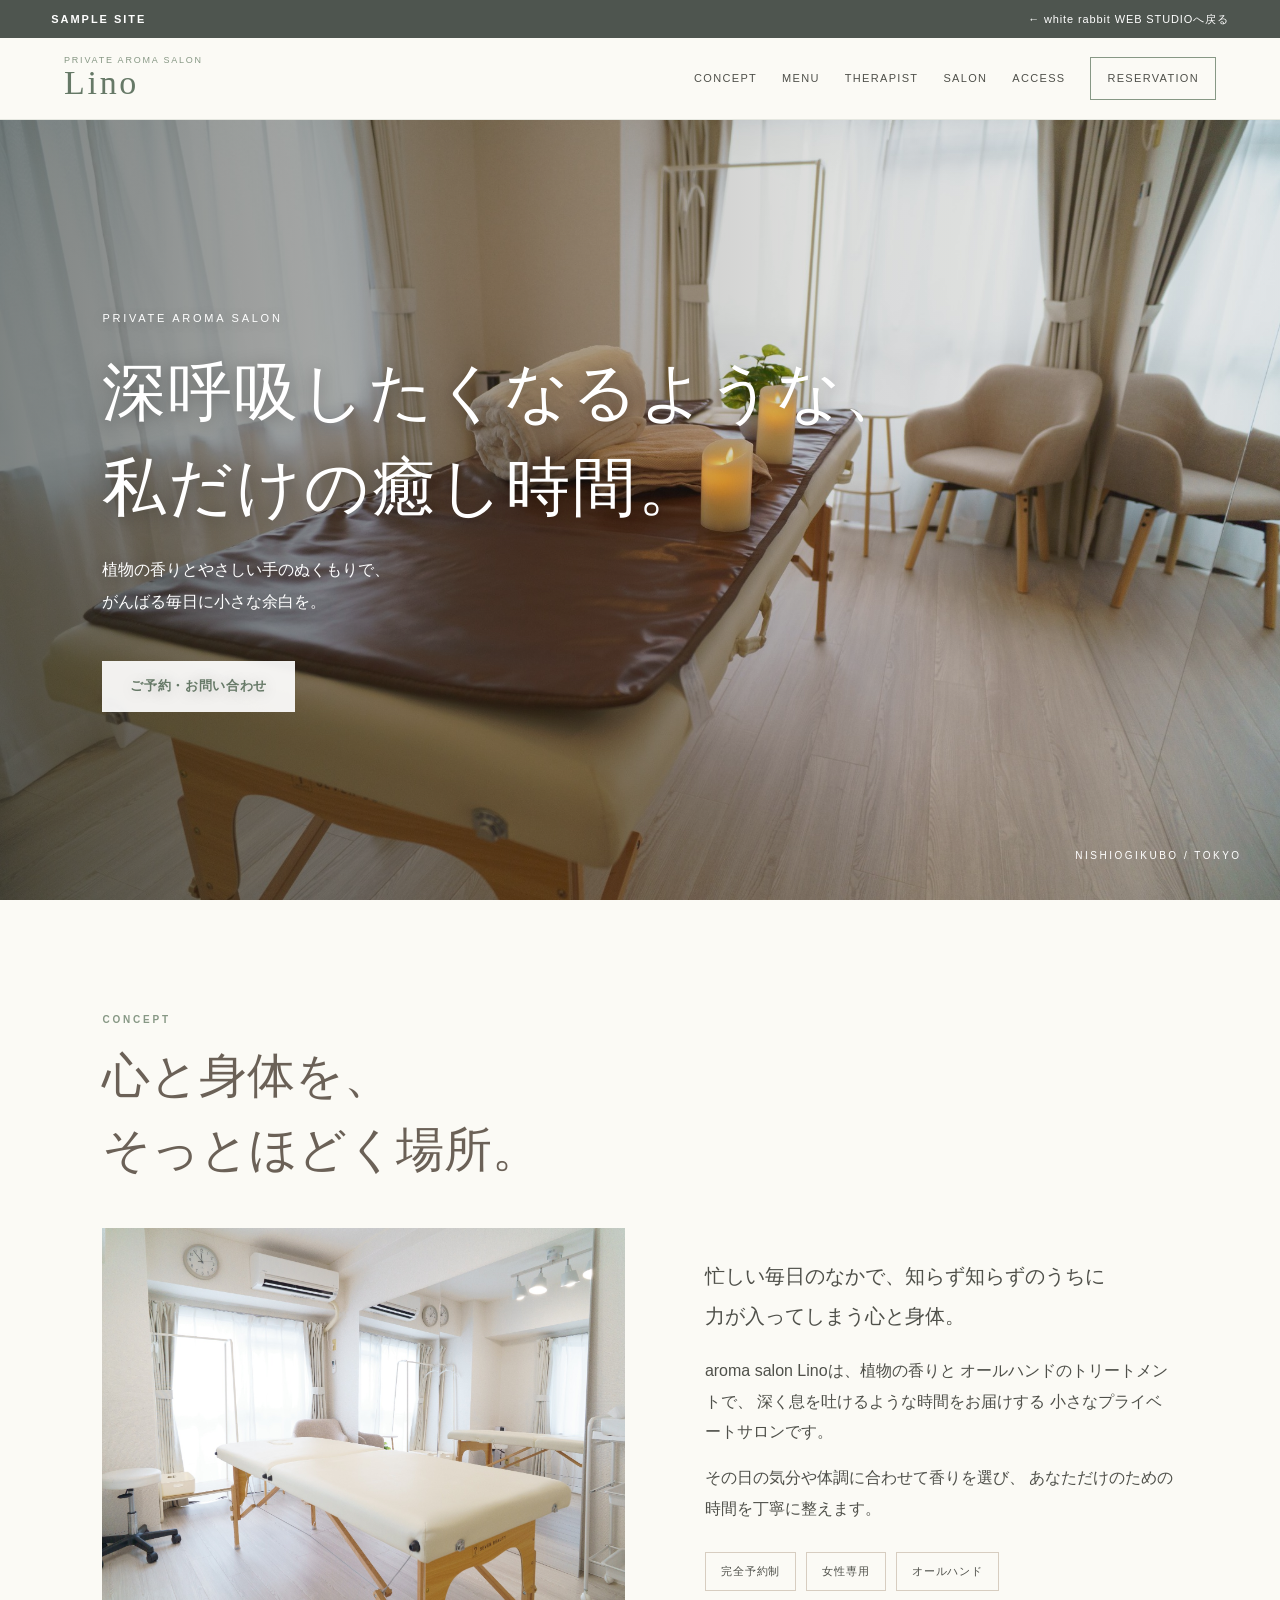
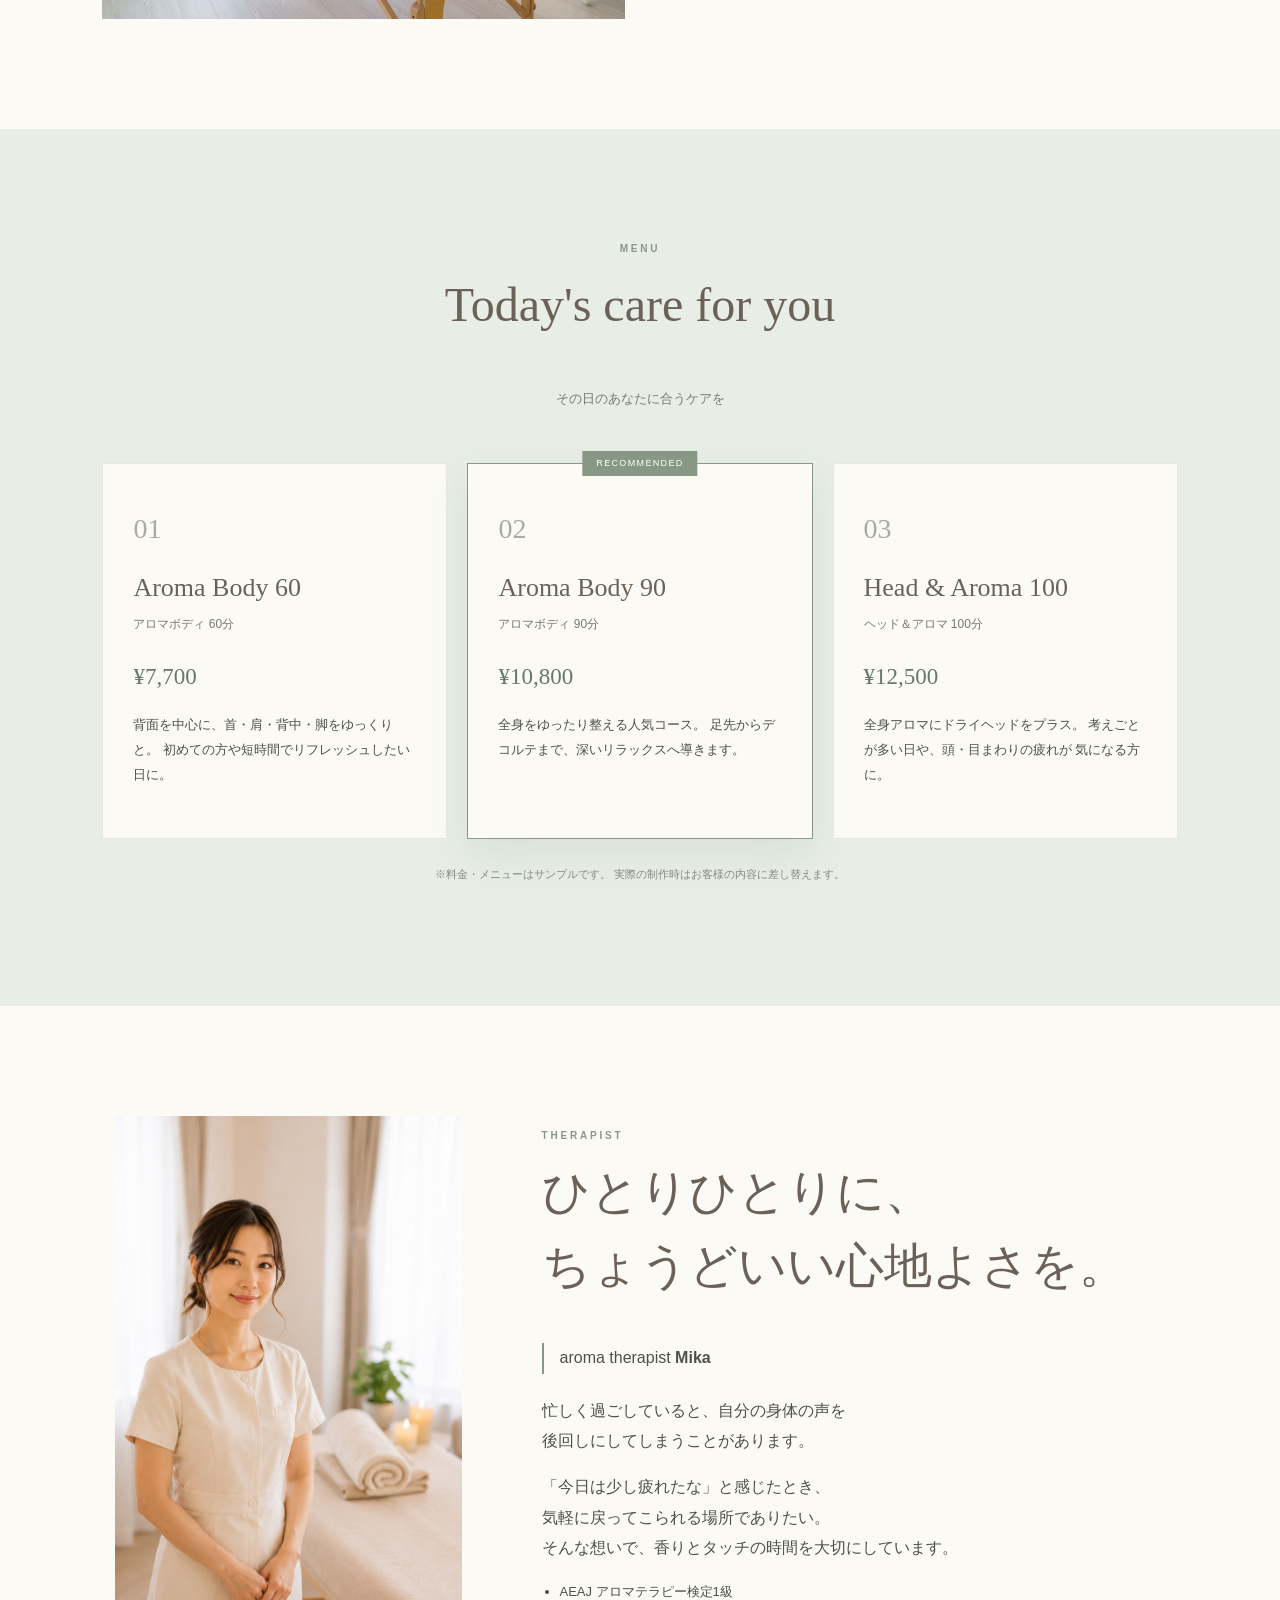
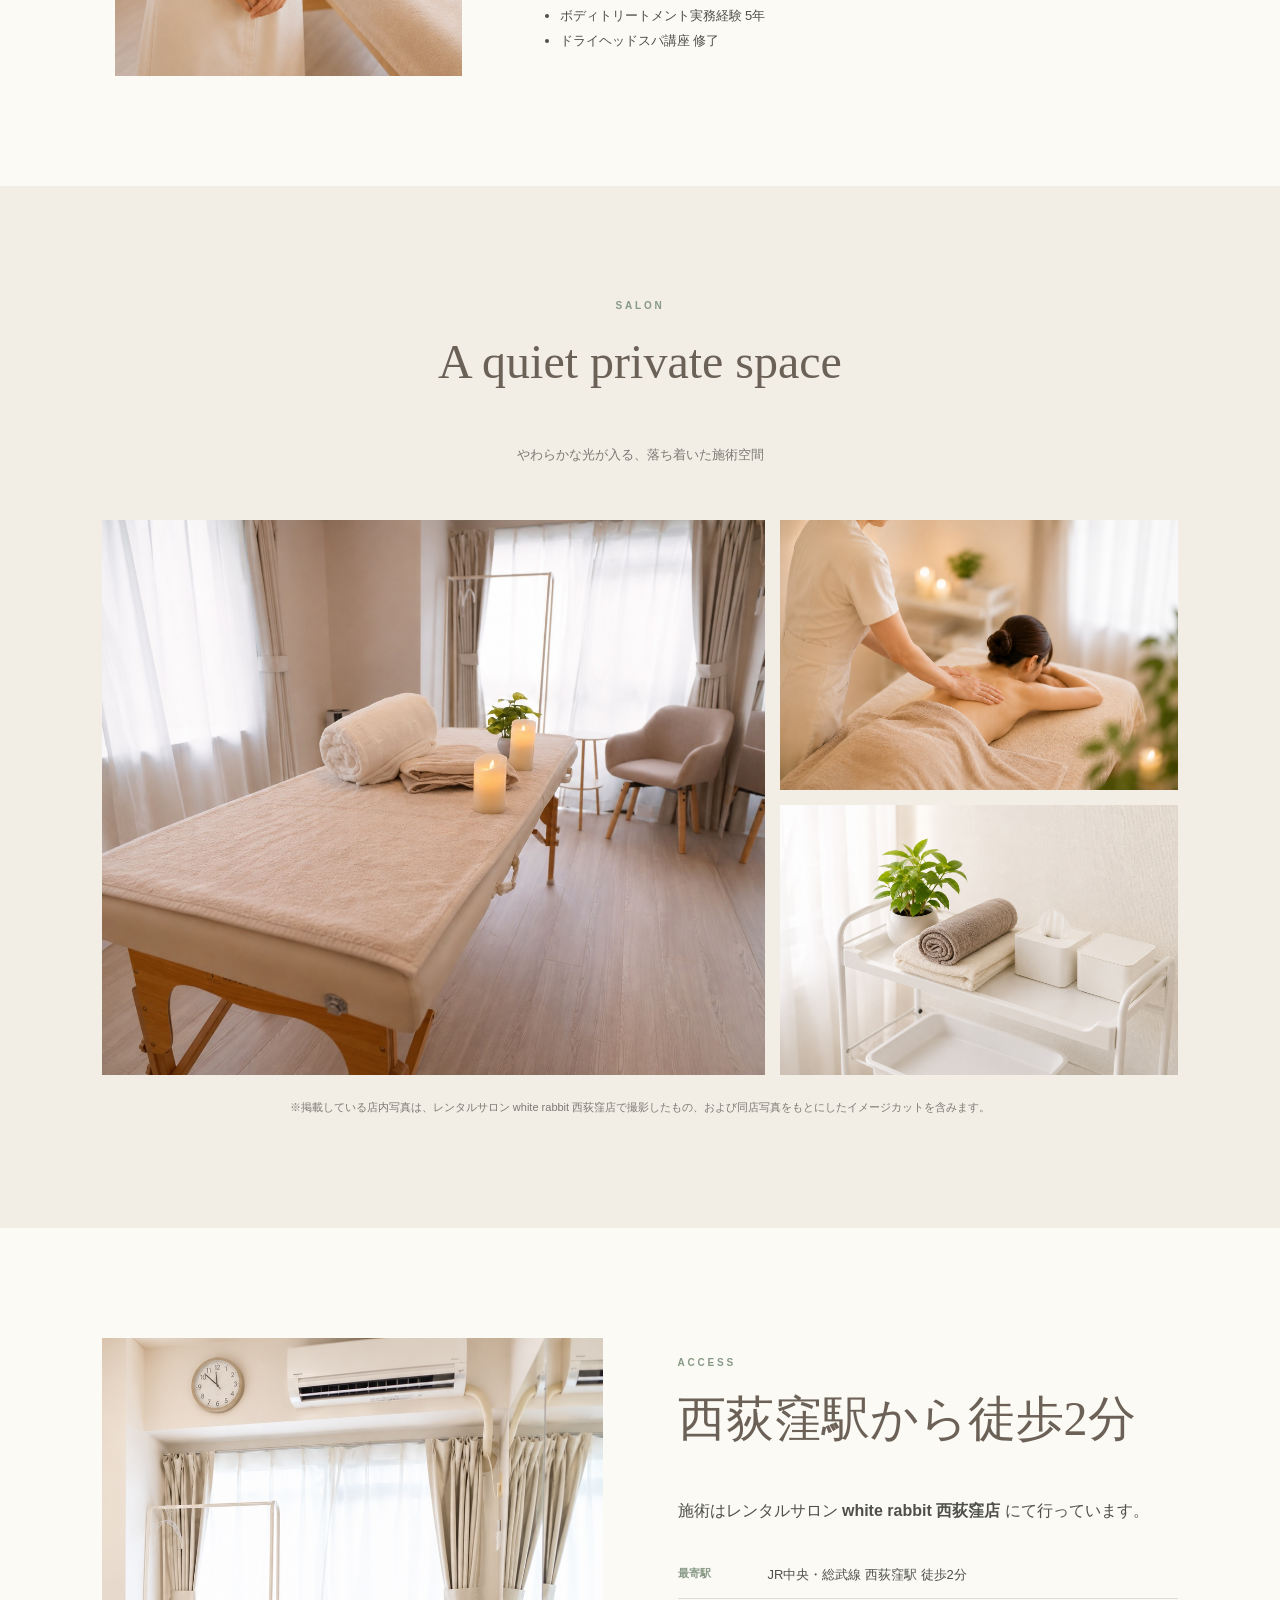
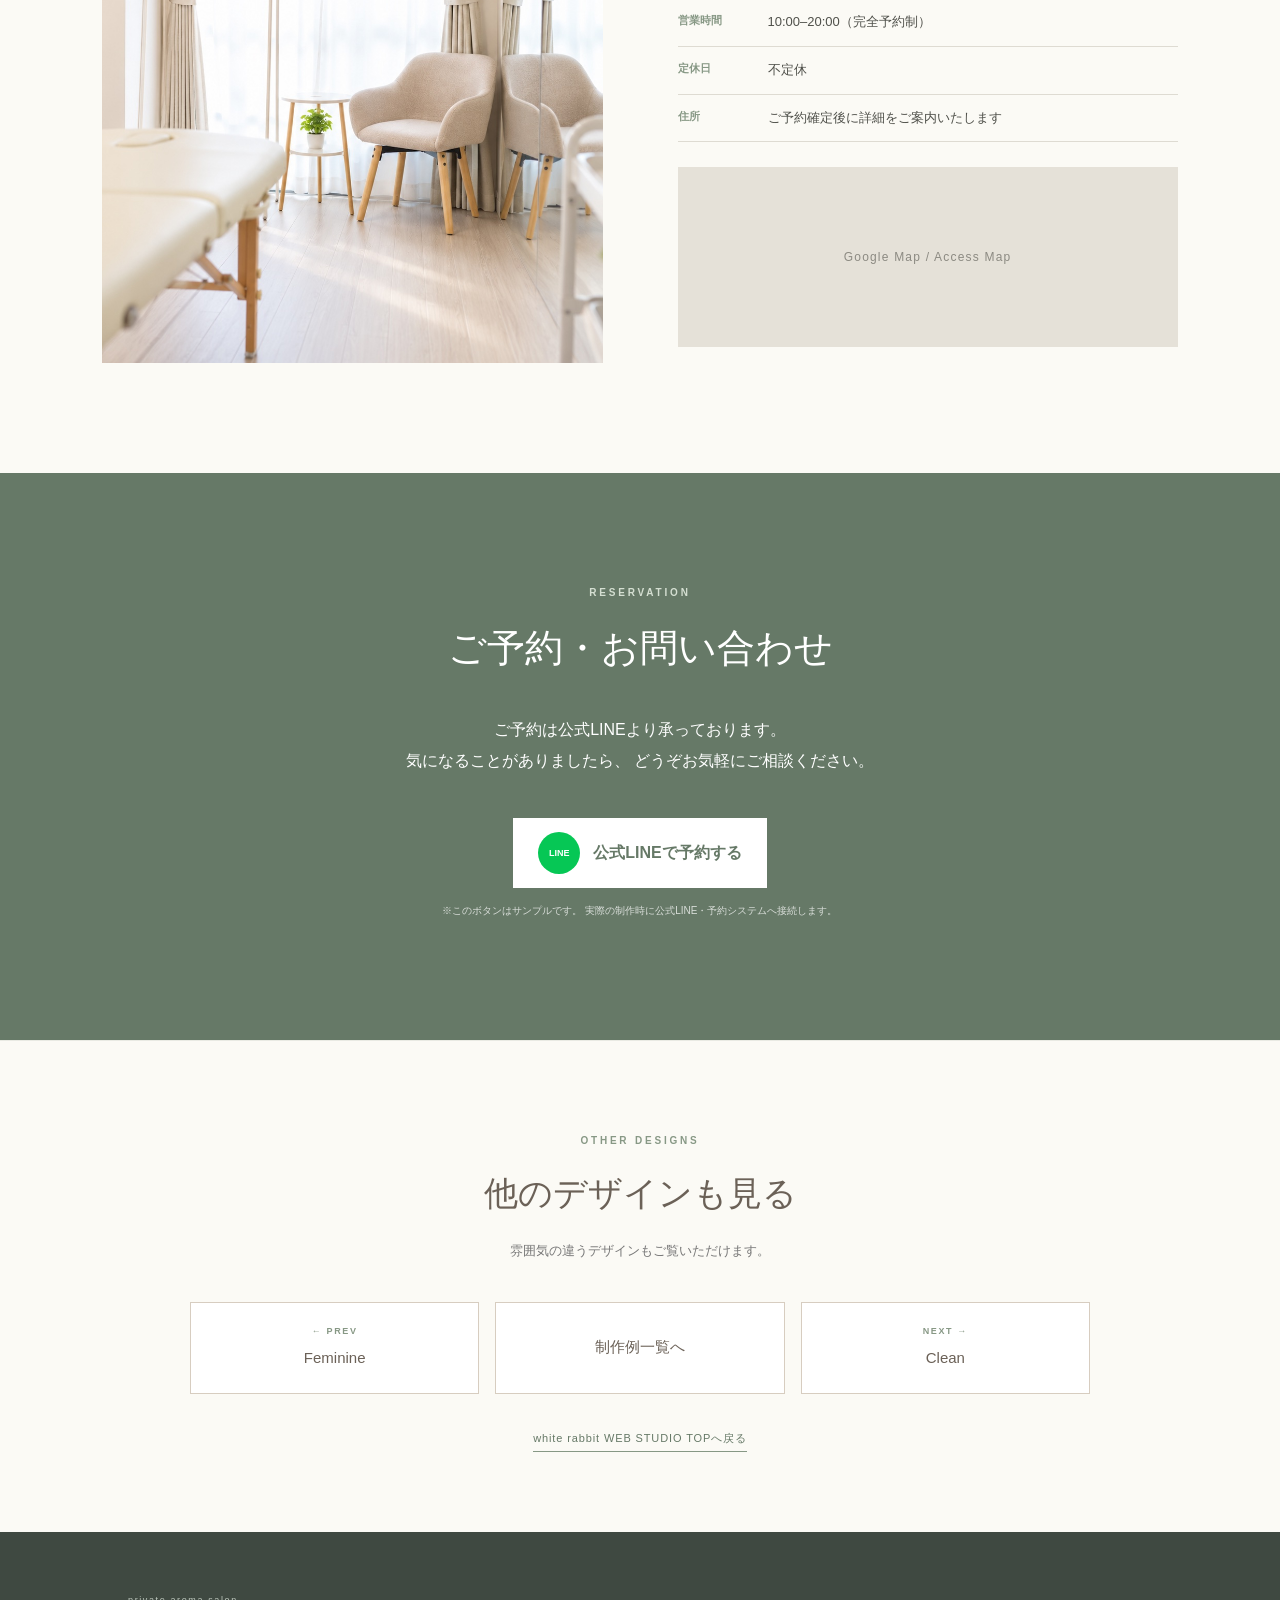
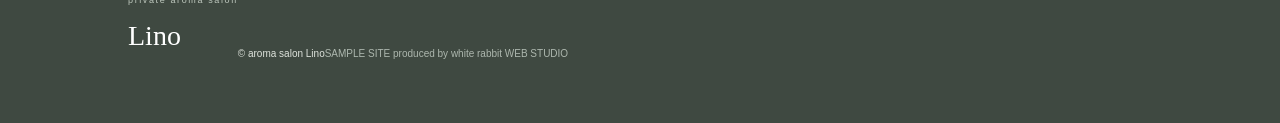
<file: samples/natural/index.html>
<!DOCTYPE html>
<html lang="ja">
<head>
  <meta charset="UTF-8">
  <meta name="viewport" content="width=device-width, initial-scale=1.0">
  <meta name="description" content="Natural style sample site for white rabbit WEB STUDIO">
  <title>aroma salon Lino | SAMPLE SITE</title>

  <!-- naturalフォルダ内のCSS -->
  <link rel="stylesheet" href="style.css">
</head>

<body id="top">

  <!-- SAMPLE BAR -->
  <div class="sample-bar">
    <span>SAMPLE SITE</span>
    <a href="../../index.html">← white rabbit WEB STUDIOへ戻る</a>
  </div>


  <!-- HEADER -->
  <header class="site-header">
    <a class="brand" href="#top">
      <span class="brand-small">private aroma salon</span>
      <strong>Lino</strong>
    </a>

    <nav>
      <a href="#concept">CONCEPT</a>
      <a href="#menu">MENU</a>
      <a href="#therapist">THERAPIST</a>
      <a href="#salon">SALON</a>
      <a href="#access">ACCESS</a>
      <a class="reserve" href="#contact">RESERVATION</a>
    </nav>

    <button class="menu-btn" id="menuBtn" aria-label="メニューを開く">
      ☰
    </button>
  </header>


  <!-- MOBILE NAV -->
  <div class="mobile-nav" id="mobileNav">
    <a href="#concept">CONCEPT</a>
    <a href="#menu">MENU</a>
    <a href="#therapist">THERAPIST</a>
    <a href="#salon">SALON</a>
    <a href="#access">ACCESS</a>
    <a href="#contact">RESERVATION</a>
  </div>


  <!-- HERO -->
 <section class="hero">
  <div class="hero-overlay"></div>

  <div class="hero-copy reveal">
    <p class="eyebrow">PRIVATE AROMA SALON</p>

    <h1>
  深呼吸したくなるような、<br>
  私だけの癒し時間。
</h1>

    <p>
      植物の香りとやさしい手のぬくもりで、<br class="pc">
      がんばる毎日に小さな余白を。
    </p>

    <a class="btn" href="#contact">
      ご予約・お問い合わせ
    </a>
  </div>

  <p class="hero-location">
    NISHIOGIKUBO / TOKYO
  </p>
</section>


  <!-- CONCEPT -->
  <section class="section concept" id="concept">

    <div class="section-title reveal">
      <p>CONCEPT</p>
      <h2>
        心と身体を、<br>
        そっとほどく場所。
      </h2>
    </div>

    <div class="concept-grid">

      <div class="concept-photo reveal">
        <img
          src="../../salon-main.jpg"
          alt="明るい施術ルーム"
        >
      </div>

      <div class="concept-copy reveal">

        <p class="concept-lead">
  忙しい毎日のなかで、知らず知らずのうちに<br>
  力が入ってしまう心と身体。
</p>

        <p>
          aroma salon Linoは、植物の香りと
          オールハンドのトリートメントで、
          深く息を吐けるような時間をお届けする
          小さなプライベートサロンです。
        </p>

        <p>
          その日の気分や体調に合わせて香りを選び、
          あなただけのための時間を丁寧に整えます。
        </p>

        <div class="concept-points">
          <span>完全予約制</span>
          <span>女性専用</span>
          <span>オールハンド</span>
        </div>

      </div>
    </div>
  </section>


  <!-- MENU -->
  <section class="section menu-section" id="menu">

    <div class="section-title center reveal">
      <p>MENU</p>
      <h2>Today's care for you</h2>
      <span>その日のあなたに合うケアを</span>
    </div>

    <div class="menu-grid">

      <article class="menu-card reveal">
        <p class="menu-no">01</p>
        <h3>Aroma Body 60</h3>
        <p class="jp">アロマボディ 60分</p>
        <div class="price">¥7,700</div>

        <p>
          背面を中心に、首・肩・背中・脚をゆっくりと。
          初めての方や短時間でリフレッシュしたい日に。
        </p>
      </article>


      <article class="menu-card featured reveal">

        <p class="tag">RECOMMENDED</p>
        <p class="menu-no">02</p>

        <h3>Aroma Body 90</h3>
        <p class="jp">アロマボディ 90分</p>

        <div class="price">¥10,800</div>

        <p>
          全身をゆったり整える人気コース。
          足先からデコルテまで、深いリラックスへ導きます。
        </p>

      </article>


      <article class="menu-card reveal">

        <p class="menu-no">03</p>

        <h3>Head & Aroma 100</h3>
        <p class="jp">ヘッド＆アロマ 100分</p>

        <div class="price">¥12,500</div>

        <p>
          全身アロマにドライヘッドをプラス。
          考えごとが多い日や、頭・目まわりの疲れが
          気になる方に。
        </p>

      </article>

    </div>

    <p class="menu-note">
      ※料金・メニューはサンプルです。
      実際の制作時はお客様の内容に差し替えます。
    </p>

  </section>


  <!-- THERAPIST -->
  <section class="section therapist" id="therapist">

    <div class="therapist-grid">

      <div
        class="portrait reveal"
        aria-label="セラピスト写真イメージ"
      >

        <div class="therapist-photo reveal">
  <img src="../../therapist-natural.jpg" alt="aroma therapist Mika">
</div>

      </div>


      <div class="therapist-copy reveal">

        <p class="mini">
          THERAPIST
        </p>

        <h2>
          ひとりひとりに、<br>
          ちょうどいい心地よさを。
        </h2>

        <p class="name">
          aroma therapist
          <strong>Mika</strong>
        </p>

        <p>
  忙しく過ごしていると、自分の身体の声を<br>
  後回しにしてしまうことがあります。
</p>

        <p>
  「今日は少し疲れたな」と感じたとき、<br>
  気軽に戻ってこられる場所でありたい。<br>
  そんな想いで、香りとタッチの時間を大切にしています。
</p>

        <ul>
          <li>AEAJ アロマテラピー検定1級</li>
          <li>ボディトリートメント実務経験 5年</li>
          <li>ドライヘッドスパ講座 修了</li>
        </ul>

      </div>

    </div>

  </section>


  <!-- SALON -->
  <section class="section salon-section" id="salon">

    <div class="section-title center reveal">

      <p>SALON</p>

      <h2>
        A quiet private space
      </h2>

      <span>
        やわらかな光が入る、落ち着いた施術空間
      </span>

    </div>


    <div class="gallery">

      <img
        class="g1 reveal"
        src="../../salon-wide.jpg"
        alt="white rabbit 西荻窪店のサロン全景"
      >

      <img
        class="g2 reveal"
        src="../../relax-floor.jpg"
        alt="リラックススペース"
      >

      <img
        class="g3 reveal"
        src="../../mirror.jpg"
        alt="ドレッサースペース"
      >

      <img
        class="g4 reveal"
        src="../../counter.jpg"
        alt="サロンカウンター"
      >

    </div>


    <p class="caption">
      ※掲載している店内写真は、レンタルサロン white rabbit 西荻窪店で撮影したもの、および同店写真をもとにしたイメージカットを含みます。
    </p>

  </section>


  <!-- ACCESS -->
  <section class="section access" id="access">

    <div class="access-grid">

      <div class="access-photo reveal">

        <img
          src="../../salon-bed.jpg"
          alt="white rabbit 西荻窪店"
        >

      </div>


      <div class="access-copy reveal">

        <p class="mini">
          ACCESS
        </p>

        <h2>
          西荻窪駅から徒歩2分
        </h2>

        <p>
          施術はレンタルサロン
          <strong>white rabbit 西荻窪店</strong>
          にて行っています。
        </p>


        <dl>

          <div>
            <dt>最寄駅</dt>
            <dd>
              JR中央・総武線 西荻窪駅 徒歩2分
            </dd>
          </div>

          <div>
            <dt>営業時間</dt>
            <dd>
              10:00–20:00（完全予約制）
            </dd>
          </div>

          <div>
            <dt>定休日</dt>
            <dd>
              不定休
            </dd>
          </div>

          <div>
            <dt>住所</dt>
            <dd>
              ご予約確定後に詳細をご案内いたします
            </dd>
          </div>

        </dl>


        <div class="map-placeholder">
          Google Map / Access Map
        </div>

      </div>

    </div>

  </section>


  <!-- CONTACT -->
  <section class="contact" id="contact">

    <div class="contact-inner reveal">

      <p class="mini">
        RESERVATION
      </p>

      <h2>
        ご予約・お問い合わせ
      </h2>

      <p>
        ご予約は公式LINEより承っております。<br>
        気になることがありましたら、
        どうぞお気軽に<span class="no-break">ご相談ください。</span>
      </p>


      <a
        class="line-btn"
        href="#"
        id="lineBtn"
      >
        <span>LINE</span>
        公式LINEで予約する
      </a>


      <p class="contact-note">
        ※このボタンはサンプルです。
        実際の制作時に公式LINE・予約システムへ接続します。
      </p>

    </div>

  </section>

<!-- SAMPLE NAVIGATION -->
<section class="sample-navigation">

  <p class="sample-navigation-label">OTHER DESIGNS</p>

  <h2>他のデザインも見る</h2>

  <p class="sample-navigation-text">
    雰囲気の違うデザインもご覧いただけます。
  </p>

  <div class="sample-navigation-links">
    <a href="../feminine/">
      <span>← PREV</span>
      Feminine
    </a>

    <a href="../../#design" class="sample-nav-card sample-nav-all">
  制作例一覧へ
</a>

    <a href="../clean/">
      <span>NEXT →</span>
      Clean
    </a>
  </div>

  <a href="../../" class="sample-navigation-top">
    white rabbit WEB STUDIO TOPへ戻る
  </a>

</section>


<!-- FOOTER -->
<footer class="site-footer">
  <!-- FOOTER -->
  <footer class="site-footer">

    <a class="footer-brand" href="#top">

      <span>
        private aroma salon
      </span>

      <strong>
        Lino
      </strong>

    </a>

    <p>
      © aroma salon Lino
    </p>

    <p class="sample-credit">
      SAMPLE SITE produced by white rabbit WEB STUDIO
    </p>

  </footer>


  <!-- naturalフォルダ内のJavaScript -->
  <script src="script.js"></script>

</body>
</html>
</file>
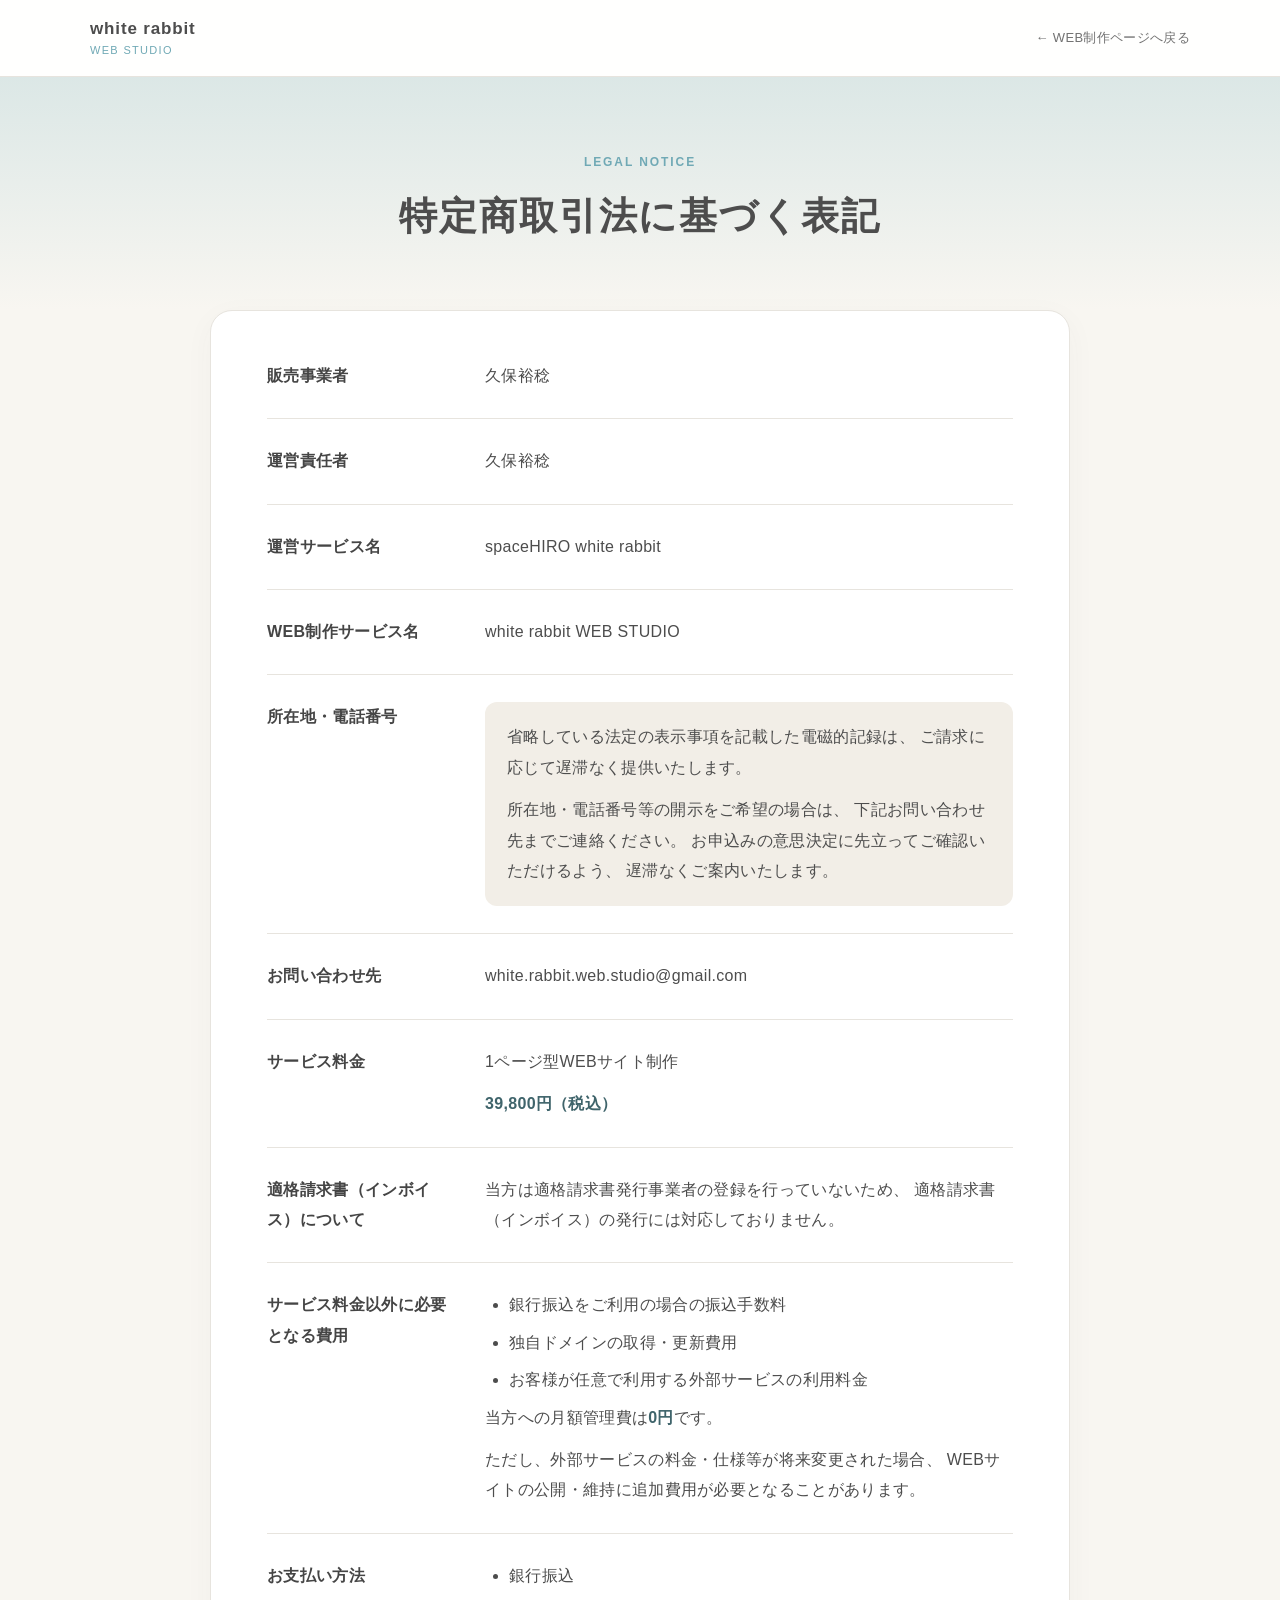
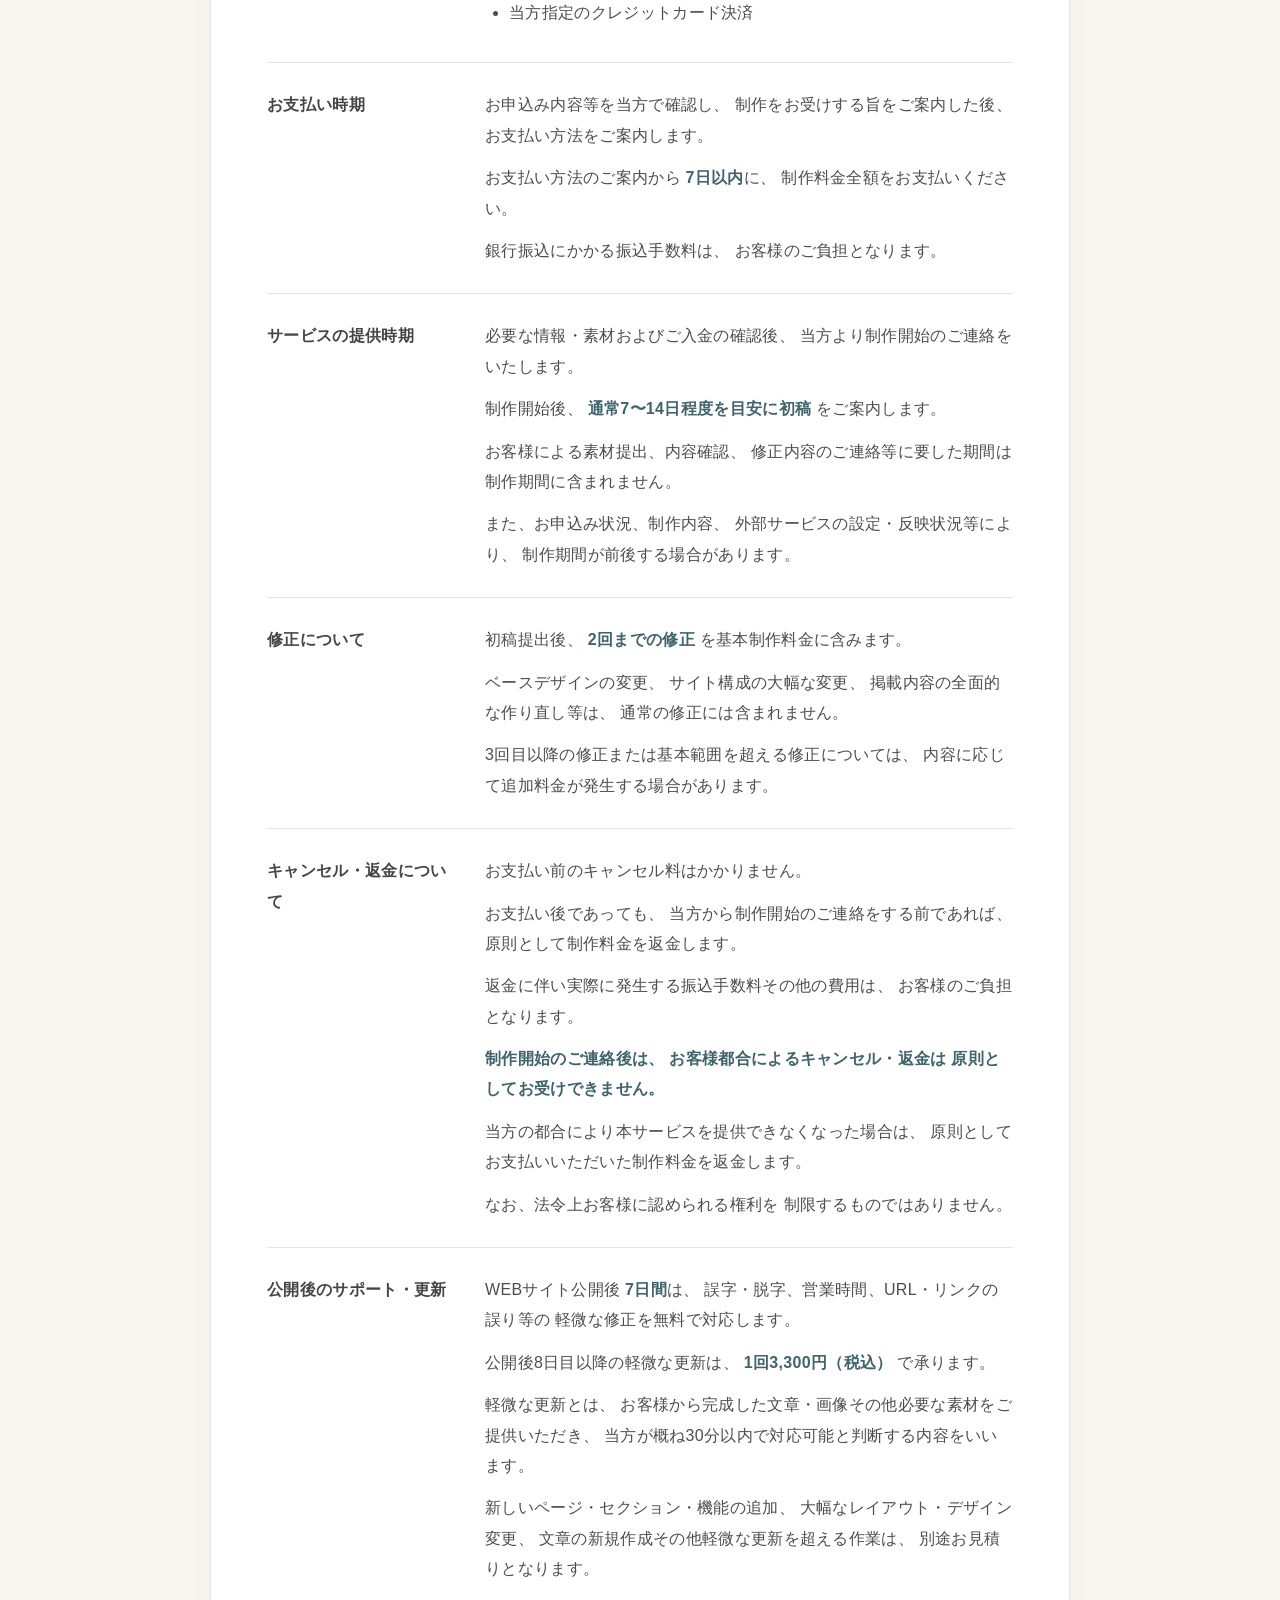
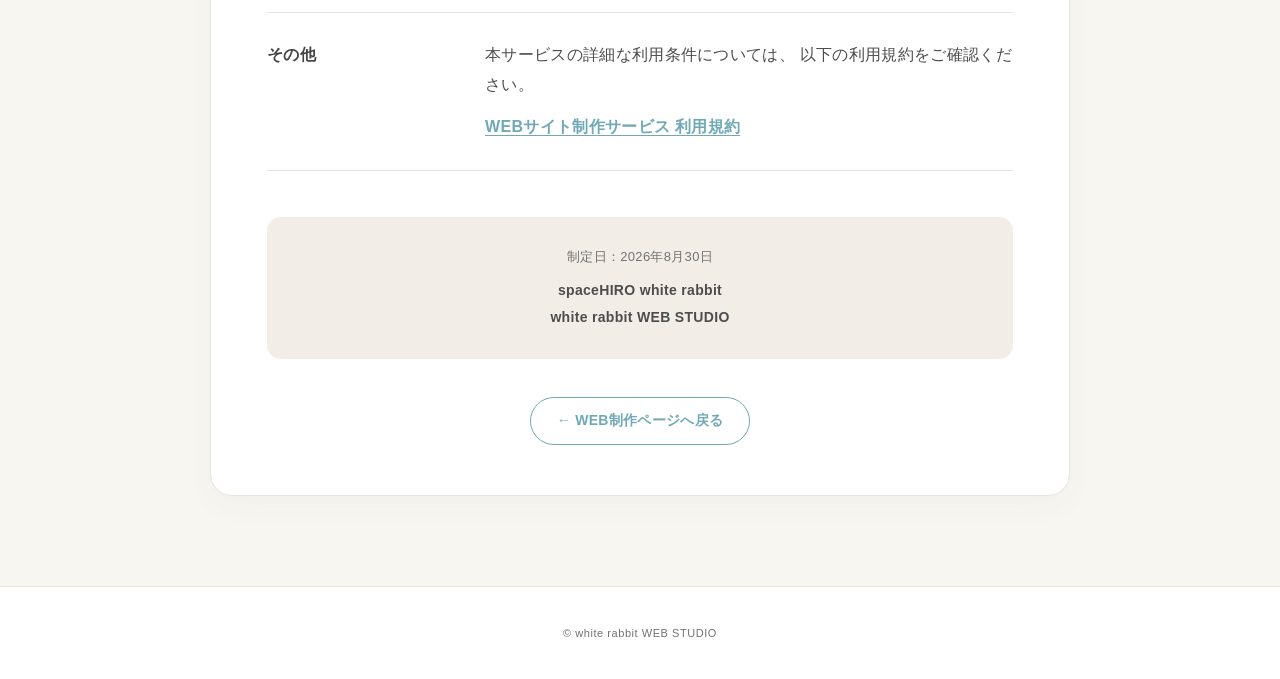
<file: law.html>
<!DOCTYPE html>
<html lang="ja">
<head>
  <meta charset="UTF-8">
  <meta name="viewport" content="width=device-width, initial-scale=1.0">

  <title>特定商取引法に基づく表記 | white rabbit WEB STUDIO</title>

  <meta
    name="description"
    content="white rabbit WEB STUDIOの特定商取引法に基づく表記です。"
  >

  <style>
    :root {
      --bg: #f8f6f1;
      --paper: #ffffff;
      --blue: #bad6d9;
      --blue-dark: #70a9b5;
      --text: #4d4d4d;
      --subtext: #727272;
      --line: #e7e4de;
      --beige: #f2eee7;
    }

    * {
      box-sizing: border-box;
    }

    html {
      scroll-behavior: smooth;
    }

    body {
      margin: 0;
      background: var(--bg);
      color: var(--text);
      font-family:
        -apple-system,
        BlinkMacSystemFont,
        "Helvetica Neue",
        "Hiragino Kaku Gothic ProN",
        "Hiragino Sans",
        "Yu Gothic",
        YuGothic,
        Meiryo,
        sans-serif;
      line-height: 1.9;
      letter-spacing: 0.02em;
    }

    a {
      color: inherit;
    }

    .site-header {
      background: rgba(255, 255, 255, 0.96);
      border-bottom: 1px solid var(--line);
    }

    .header-inner {
      width: min(1100px, calc(100% - 40px));
      margin: 0 auto;
      min-height: 76px;
      display: flex;
      align-items: center;
      justify-content: space-between;
      gap: 20px;
    }

    .brand {
      text-decoration: none;
      display: inline-flex;
      flex-direction: column;
      line-height: 1.2;
    }

    .brand-main {
      font-size: 17px;
      font-weight: 700;
      letter-spacing: 0.05em;
    }

    .brand-sub {
      margin-top: 4px;
      color: var(--blue-dark);
      font-size: 11px;
      letter-spacing: 0.12em;
    }

    .back-link {
      color: var(--subtext);
      font-size: 13px;
      text-decoration: none;
      transition: opacity 0.2s ease;
    }

    .back-link:hover {
      opacity: 0.65;
    }

    .hero {
      padding: 74px 20px 66px;
      text-align: center;
      background:
        linear-gradient(
          180deg,
          rgba(186, 214, 217, 0.46) 0%,
          rgba(248, 246, 241, 0) 100%
        );
    }

    .eyebrow {
      margin: 0 0 15px;
      color: var(--blue-dark);
      font-size: 12px;
      font-weight: 700;
      letter-spacing: 0.16em;
    }

    .hero h1 {
      margin: 0;
      font-size: clamp(25px, 4vw, 38px);
      line-height: 1.45;
      letter-spacing: 0.05em;
    }

    main {
      width: min(860px, calc(100% - 36px));
      margin: 0 auto;
      padding: 0 0 90px;
    }

    .legal-card {
      background: var(--paper);
      border: 1px solid var(--line);
      border-radius: 22px;
      padding: 50px 56px;
      box-shadow: 0 8px 30px rgba(80, 80, 80, 0.04);
    }

    .legal-row {
      display: grid;
      grid-template-columns: 190px 1fr;
      gap: 28px;
      padding: 27px 0;
      border-bottom: 1px solid var(--line);
    }

    .legal-row:first-child {
      padding-top: 0;
    }

    .legal-row:last-child {
      border-bottom: 0;
    }

    .legal-label {
      font-weight: 700;
      color: #454545;
    }

    .legal-content {
      min-width: 0;
    }

    .legal-content p {
      margin: 0 0 12px;
    }

    .legal-content p:last-child {
      margin-bottom: 0;
    }

    .legal-content ul {
      margin: 0;
      padding-left: 1.5em;
    }

    .legal-content li {
      margin-bottom: 7px;
    }

    strong {
      color: #3f646b;
    }

    .placeholder {
      display: inline-block;
      padding: 2px 8px;
      background: #fff3cd;
      border: 1px solid #eadb9f;
      border-radius: 6px;
      font-weight: 700;
      color: #665b36;
    }

    .disclosure-box {
      padding: 20px 22px;
      background: var(--beige);
      border-radius: 12px;
    }

    .terms-link {
      color: var(--blue-dark);
      font-weight: 700;
      text-decoration: underline;
      text-underline-offset: 3px;
    }

    .established {
      margin-top: 46px;
      padding: 28px;
      background: var(--beige);
      border-radius: 14px;
      text-align: center;
      font-size: 13px;
      color: var(--subtext);
    }

    .established strong {
      display: block;
      margin-top: 8px;
      color: var(--text);
      font-size: 14px;
    }

    .bottom-link {
      margin-top: 38px;
      text-align: center;
    }

    .bottom-link a {
      display: inline-flex;
      align-items: center;
      justify-content: center;
      min-height: 48px;
      padding: 0 26px;
      border: 1px solid var(--blue-dark);
      border-radius: 999px;
      color: var(--blue-dark);
      font-size: 14px;
      font-weight: 700;
      text-decoration: none;
      transition:
        background 0.2s ease,
        color 0.2s ease;
    }

    .bottom-link a:hover {
      background: var(--blue-dark);
      color: #fff;
    }

    footer {
      padding: 36px 20px;
      border-top: 1px solid var(--line);
      background: #fff;
      text-align: center;
      color: var(--subtext);
      font-size: 11px;
      letter-spacing: 0.05em;
    }

    @media (max-width: 680px) {
      .header-inner {
        width: min(100% - 28px, 1100px);
        min-height: 68px;
      }

      .brand-main {
        font-size: 14px;
      }

      .brand-sub {
        font-size: 9px;
      }

      .back-link {
        font-size: 11px;
      }

      .hero {
        padding: 54px 18px 50px;
      }

      main {
        width: min(100% - 24px, 860px);
        padding-bottom: 60px;
      }

      .legal-card {
        padding: 34px 22px;
        border-radius: 17px;
      }

      .legal-row {
        grid-template-columns: 1fr;
        gap: 9px;
        padding: 24px 0;
      }

      .legal-label {
        padding-left: 12px;
        border-left: 4px solid var(--blue);
      }

      body {
        font-size: 14px;
        line-height: 1.85;
      }
    }
  </style>
</head>

<body>

  <header class="site-header">
    <div class="header-inner">

      <a href="index.html" class="brand">
        <span class="brand-main">white rabbit</span>
        <span class="brand-sub">WEB STUDIO</span>
      </a>

      <a href="index.html" class="back-link">
        ← WEB制作ページへ戻る
      </a>

    </div>
  </header>


  <section class="hero">
    <p class="eyebrow">LEGAL NOTICE</p>

    <h1>特定商取引法に基づく表記</h1>
  </section>


  <main>

    <article class="legal-card">

      <div class="legal-row">
        <div class="legal-label">販売事業者</div>

        <div class="legal-content">
          <p>
            
              久保裕稔
            
          </p>
        </div>
      </div>


      <div class="legal-row">
        <div class="legal-label">運営責任者</div>

        <div class="legal-content">
          <p>
      
              久保裕稔
          
          </p>
        </div>
      </div>


      <div class="legal-row">
        <div class="legal-label">運営サービス名</div>

        <div class="legal-content">
          <p>spaceHIRO white rabbit</p>
        </div>
      </div>


      <div class="legal-row">
        <div class="legal-label">WEB制作サービス名</div>

        <div class="legal-content">
          <p>white rabbit WEB STUDIO</p>
        </div>
      </div>


      <div class="legal-row">
        <div class="legal-label">所在地・電話番号</div>

        <div class="legal-content">

          <div class="disclosure-box">
            <p>
              省略している法定の表示事項を記載した電磁的記録は、
              ご請求に応じて遅滞なく提供いたします。
            </p>

            <p>
              所在地・電話番号等の開示をご希望の場合は、
              下記お問い合わせ先までご連絡ください。
              お申込みの意思決定に先立ってご確認いただけるよう、
              遅滞なくご案内いたします。
            </p>
          </div>

        </div>
      </div>


      <div class="legal-row">
        <div class="legal-label">お問い合わせ先</div>

        <div class="legal-content">
          <p>
            
              white.rabbit.web.studio@gmail.com
            
          </p>
        </div>
      </div>


      <div class="legal-row">
        <div class="legal-label">サービス料金</div>

        <div class="legal-content">
          <p>1ページ型WEBサイト制作</p>
          <p><strong>39,800円（税込）</strong></p>
        </div>
      </div>
      <div class="legal-row">
        <div class="legal-label">適格請求書（インボイス）について</div>

        <div class="legal-content">
          <p>
            当方は適格請求書発行事業者の登録を行っていないため、
            適格請求書（インボイス）の発行には対応しておりません。
          </p>
        </div>
      </div>

      <div class="legal-row">
        <div class="legal-label">サービス料金以外に必要となる費用</div>

        <div class="legal-content">
          <ul>
            <li>銀行振込をご利用の場合の振込手数料</li>
            <li>独自ドメインの取得・更新費用</li>
            <li>お客様が任意で利用する外部サービスの利用料金</li>
          </ul>

          <p>
            当方への月額管理費は<strong>0円</strong>です。
          </p>

          <p>
            ただし、外部サービスの料金・仕様等が将来変更された場合、
            WEBサイトの公開・維持に追加費用が必要となることがあります。
          </p>
        </div>
      </div>


      <div class="legal-row">
        <div class="legal-label">お支払い方法</div>

        <div class="legal-content">
          <ul>
            <li>銀行振込</li>
            <li>当方指定のクレジットカード決済</li>
          </ul>
        </div>
      </div>


      <div class="legal-row">
        <div class="legal-label">お支払い時期</div>

        <div class="legal-content">
          <p>
            お申込み内容等を当方で確認し、
            制作をお受けする旨をご案内した後、
            お支払い方法をご案内します。
          </p>

          <p>
            お支払い方法のご案内から
            <strong>7日以内</strong>に、
            制作料金全額をお支払いください。
          </p>

          <p>
            銀行振込にかかる振込手数料は、
            お客様のご負担となります。
          </p>
        </div>
      </div>


      <div class="legal-row">
        <div class="legal-label">サービスの提供時期</div>

        <div class="legal-content">
          <p>
            必要な情報・素材およびご入金の確認後、
            当方より制作開始のご連絡をいたします。
          </p>

          <p>
            制作開始後、
            <strong>通常7〜14日程度を目安に初稿</strong>
            をご案内します。
          </p>

          <p>
            お客様による素材提出、内容確認、
            修正内容のご連絡等に要した期間は
            制作期間に含まれません。
          </p>

          <p>
            また、お申込み状況、制作内容、
            外部サービスの設定・反映状況等により、
            制作期間が前後する場合があります。
          </p>
        </div>
      </div>


      <div class="legal-row">
        <div class="legal-label">修正について</div>

        <div class="legal-content">
          <p>
            初稿提出後、
            <strong>2回までの修正</strong>
            を基本制作料金に含みます。
          </p>

          <p>
            ベースデザインの変更、
            サイト構成の大幅な変更、
            掲載内容の全面的な作り直し等は、
            通常の修正には含まれません。
          </p>

          <p>
            3回目以降の修正または基本範囲を超える修正については、
            内容に応じて追加料金が発生する場合があります。
          </p>
        </div>
      </div>


      <div class="legal-row">
        <div class="legal-label">キャンセル・返金について</div>

        <div class="legal-content">
          <p>
            お支払い前のキャンセル料はかかりません。
          </p>

          <p>
            お支払い後であっても、
            当方から制作開始のご連絡をする前であれば、
            原則として制作料金を返金します。
          </p>

          <p>
            返金に伴い実際に発生する振込手数料その他の費用は、
            お客様のご負担となります。
          </p>

          <p>
            <strong>
              制作開始のご連絡後は、
              お客様都合によるキャンセル・返金は
              原則としてお受けできません。
            </strong>
          </p>

          <p>
            当方の都合により本サービスを提供できなくなった場合は、
            原則としてお支払いいただいた制作料金を返金します。
          </p>

          <p>
            なお、法令上お客様に認められる権利を
            制限するものではありません。
          </p>
        </div>
      </div>


      <div class="legal-row">
        <div class="legal-label">公開後のサポート・更新</div>

        <div class="legal-content">
          <p>
            WEBサイト公開後
            <strong>7日間</strong>は、
            誤字・脱字、営業時間、URL・リンクの誤り等の
            軽微な修正を無料で対応します。
          </p>

          <p>
            公開後8日目以降の軽微な更新は、
            <strong>1回3,300円（税込）</strong>
            で承ります。
          </p>

          <p>
            軽微な更新とは、
            お客様から完成した文章・画像その他必要な素材をご提供いただき、
            当方が概ね30分以内で対応可能と判断する内容をいいます。
          </p>

          <p>
            新しいページ・セクション・機能の追加、
            大幅なレイアウト・デザイン変更、
            文章の新規作成その他軽微な更新を超える作業は、
            別途お見積りとなります。
          </p>
        </div>
      </div>


      <div class="legal-row">
        <div class="legal-label">その他</div>

        <div class="legal-content">
          <p>
            本サービスの詳細な利用条件については、
            以下の利用規約をご確認ください。
          </p>

          <p>
            <a href="terms.html" class="terms-link">
              WEBサイト制作サービス 利用規約
            </a>
          </p>
        </div>
      </div>


      <div class="established">
        制定日：2026年8月30日

        <strong>
          spaceHIRO white rabbit<br>
          white rabbit WEB STUDIO
        </strong>
      </div>


      <div class="bottom-link">
        <a href="index.html">
          ← WEB制作ページへ戻る
        </a>
      </div>

    </article>

  </main>


  <footer>
    © white rabbit WEB STUDIO
  </footer>

</body>
</html>
</file>
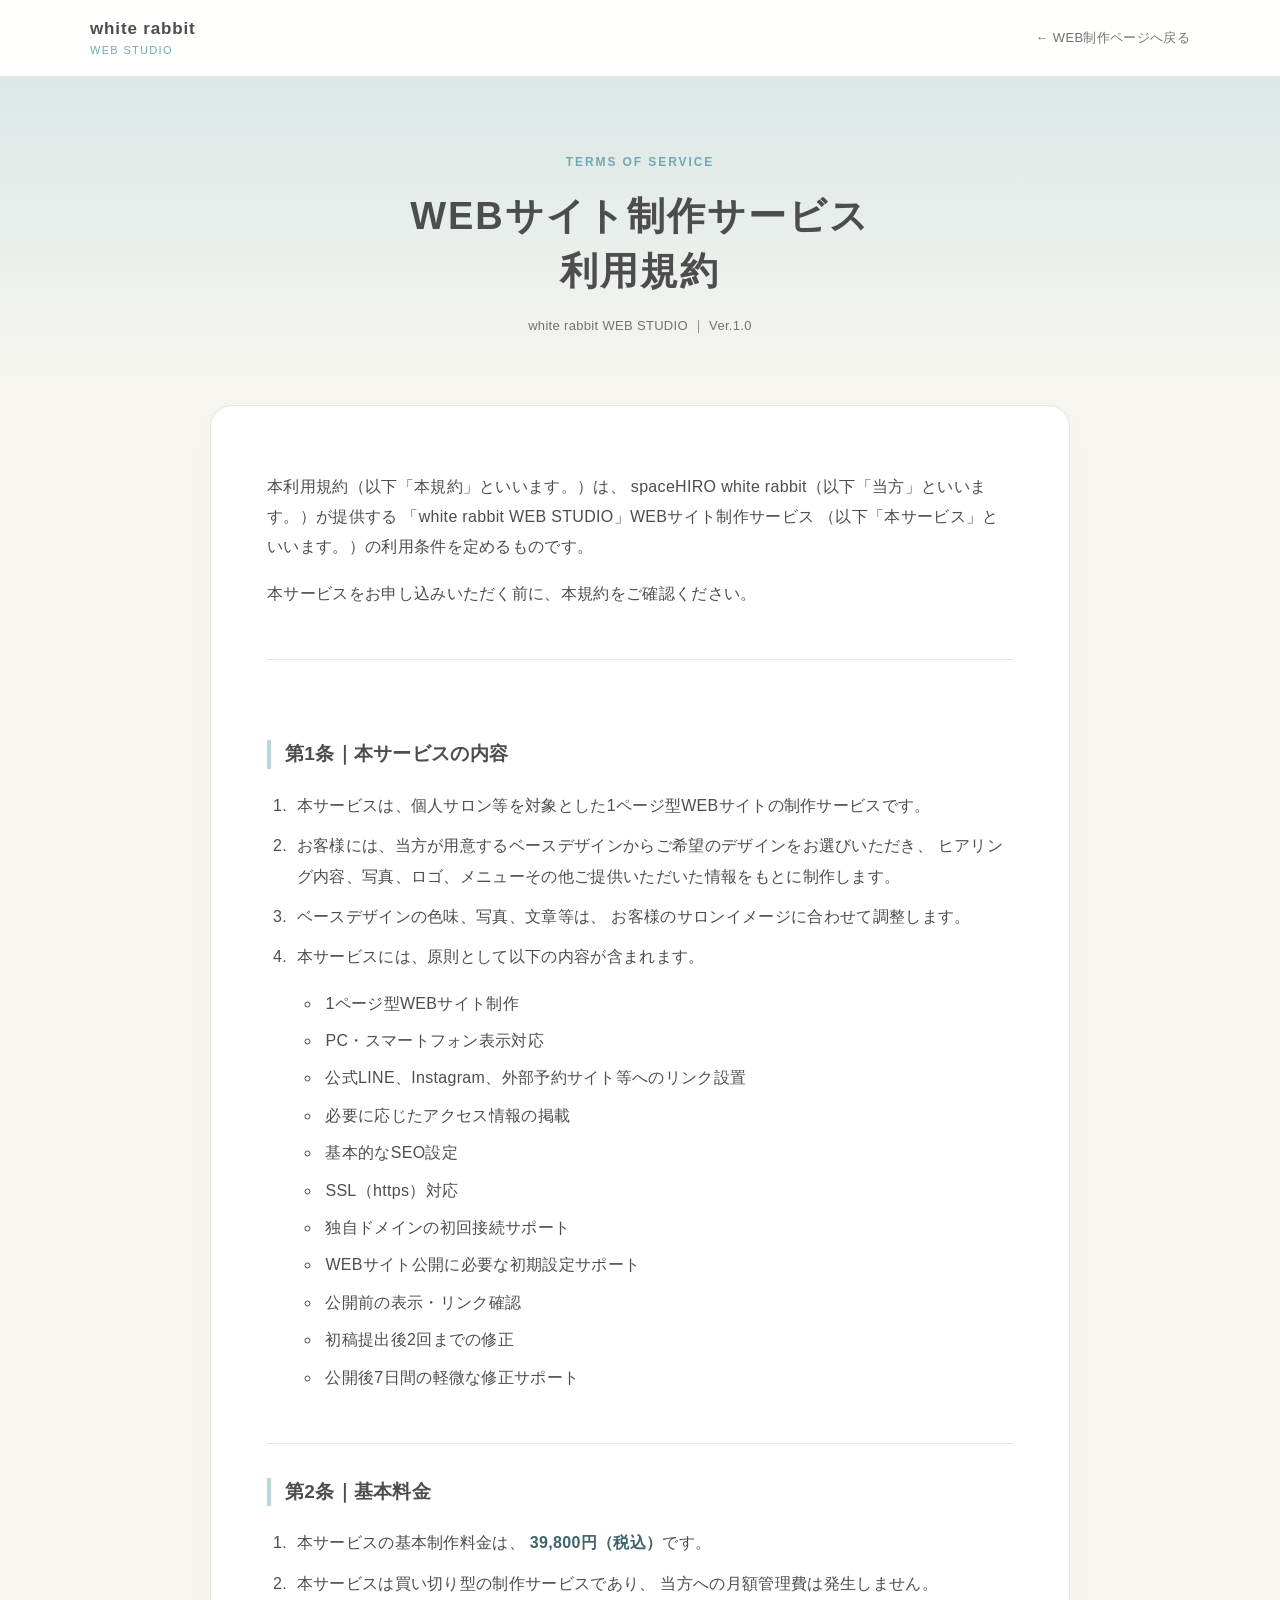
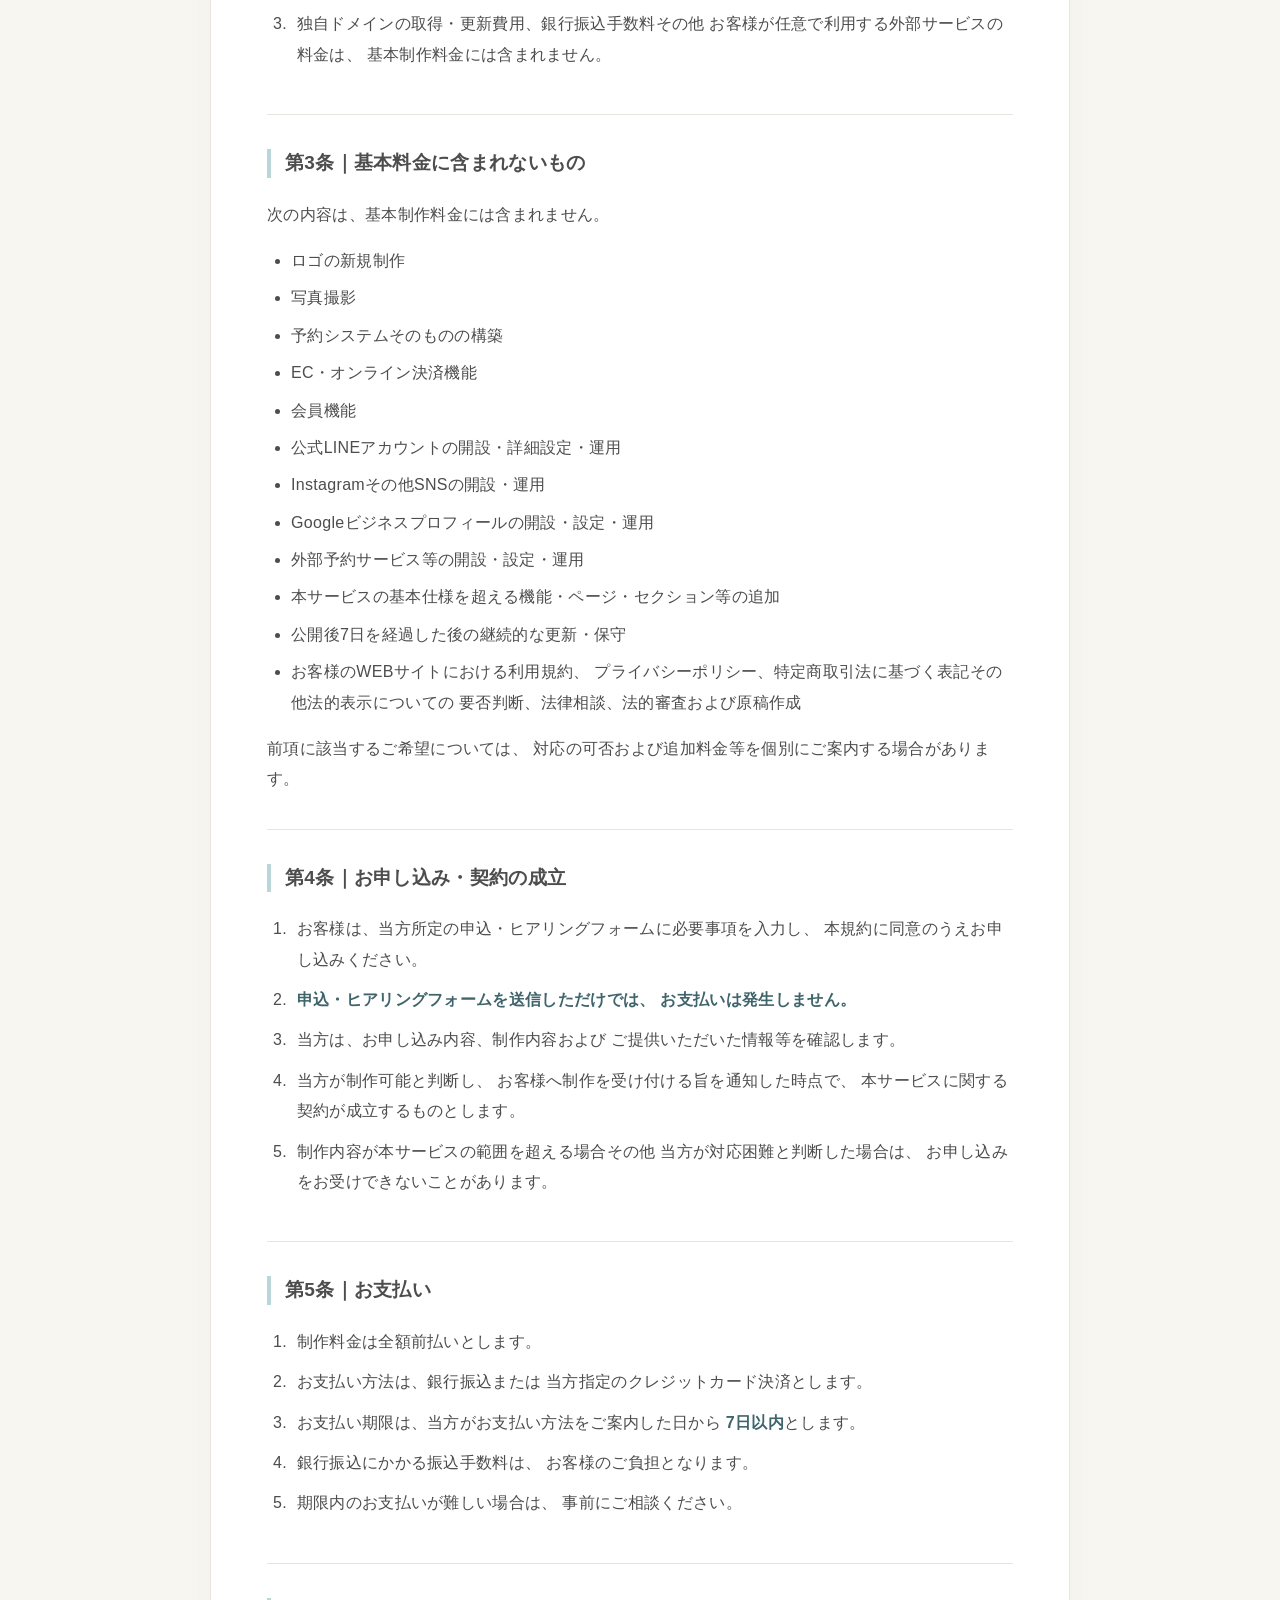
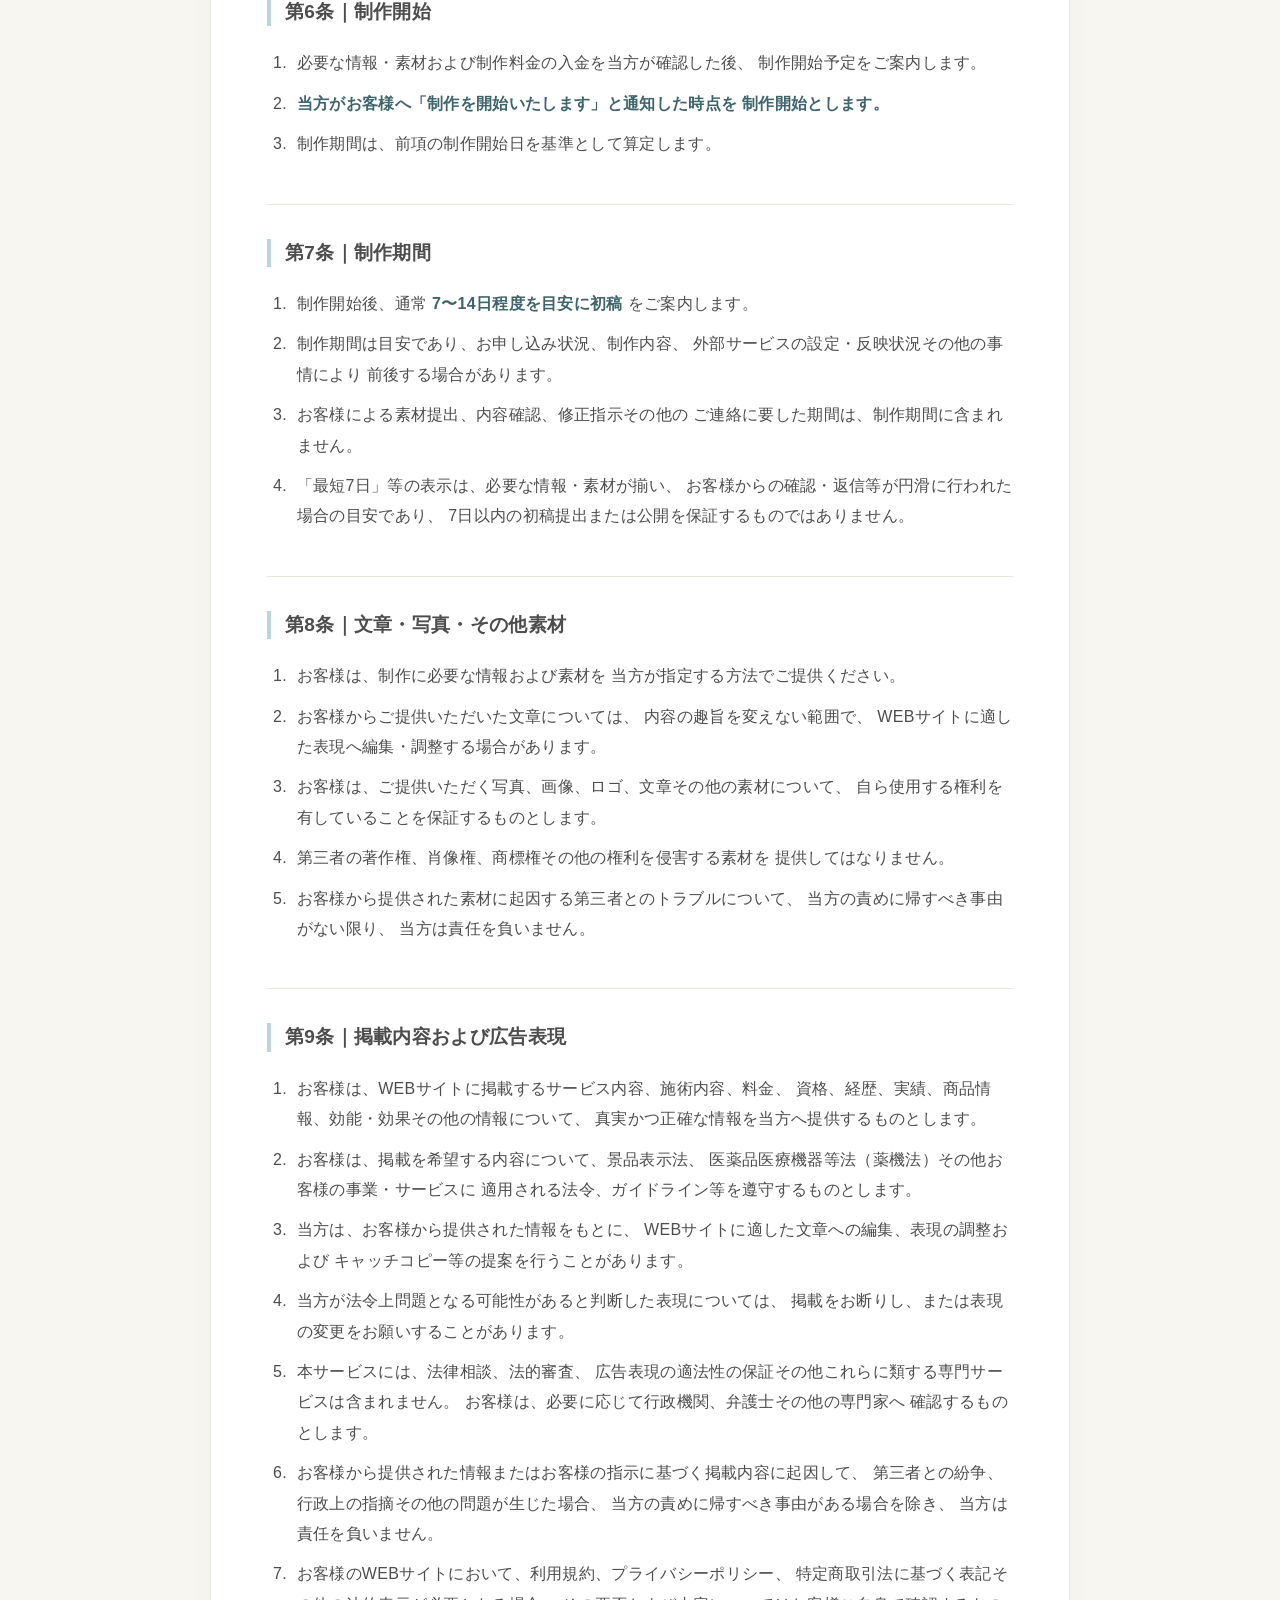
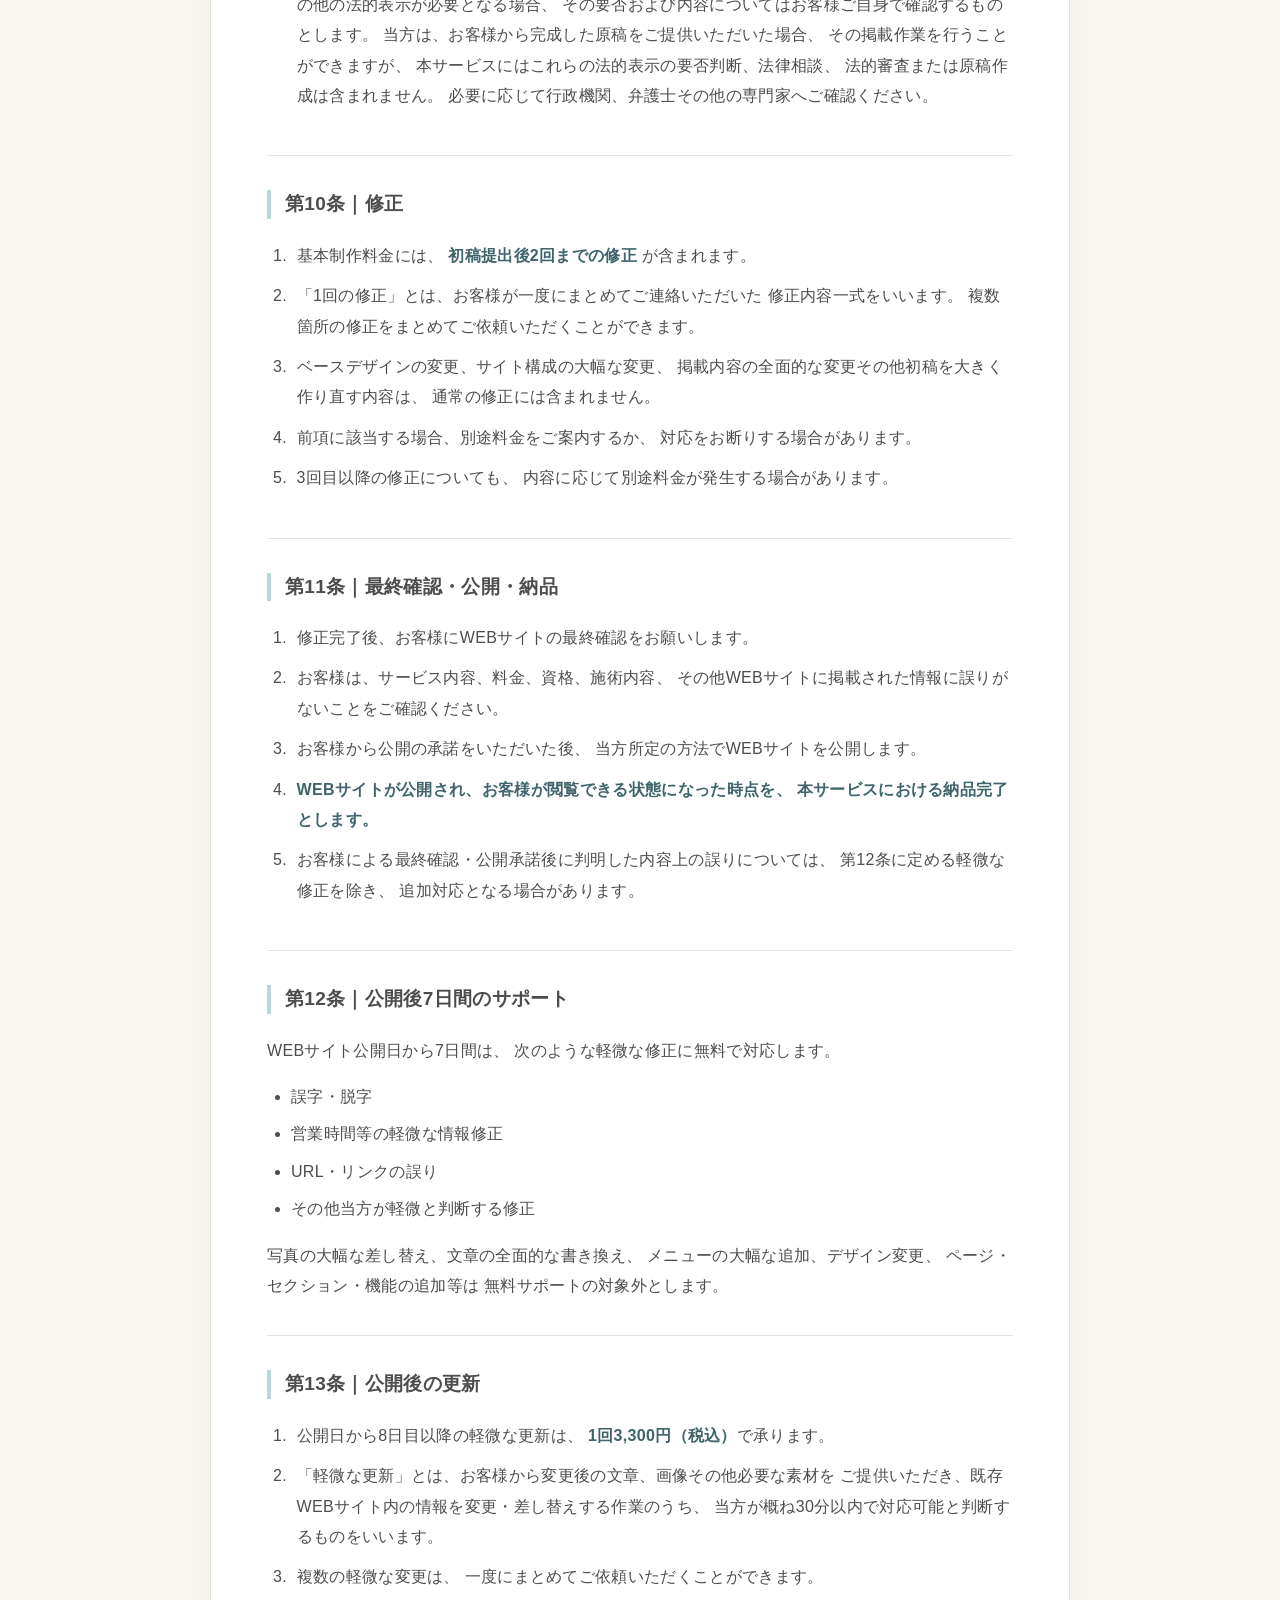
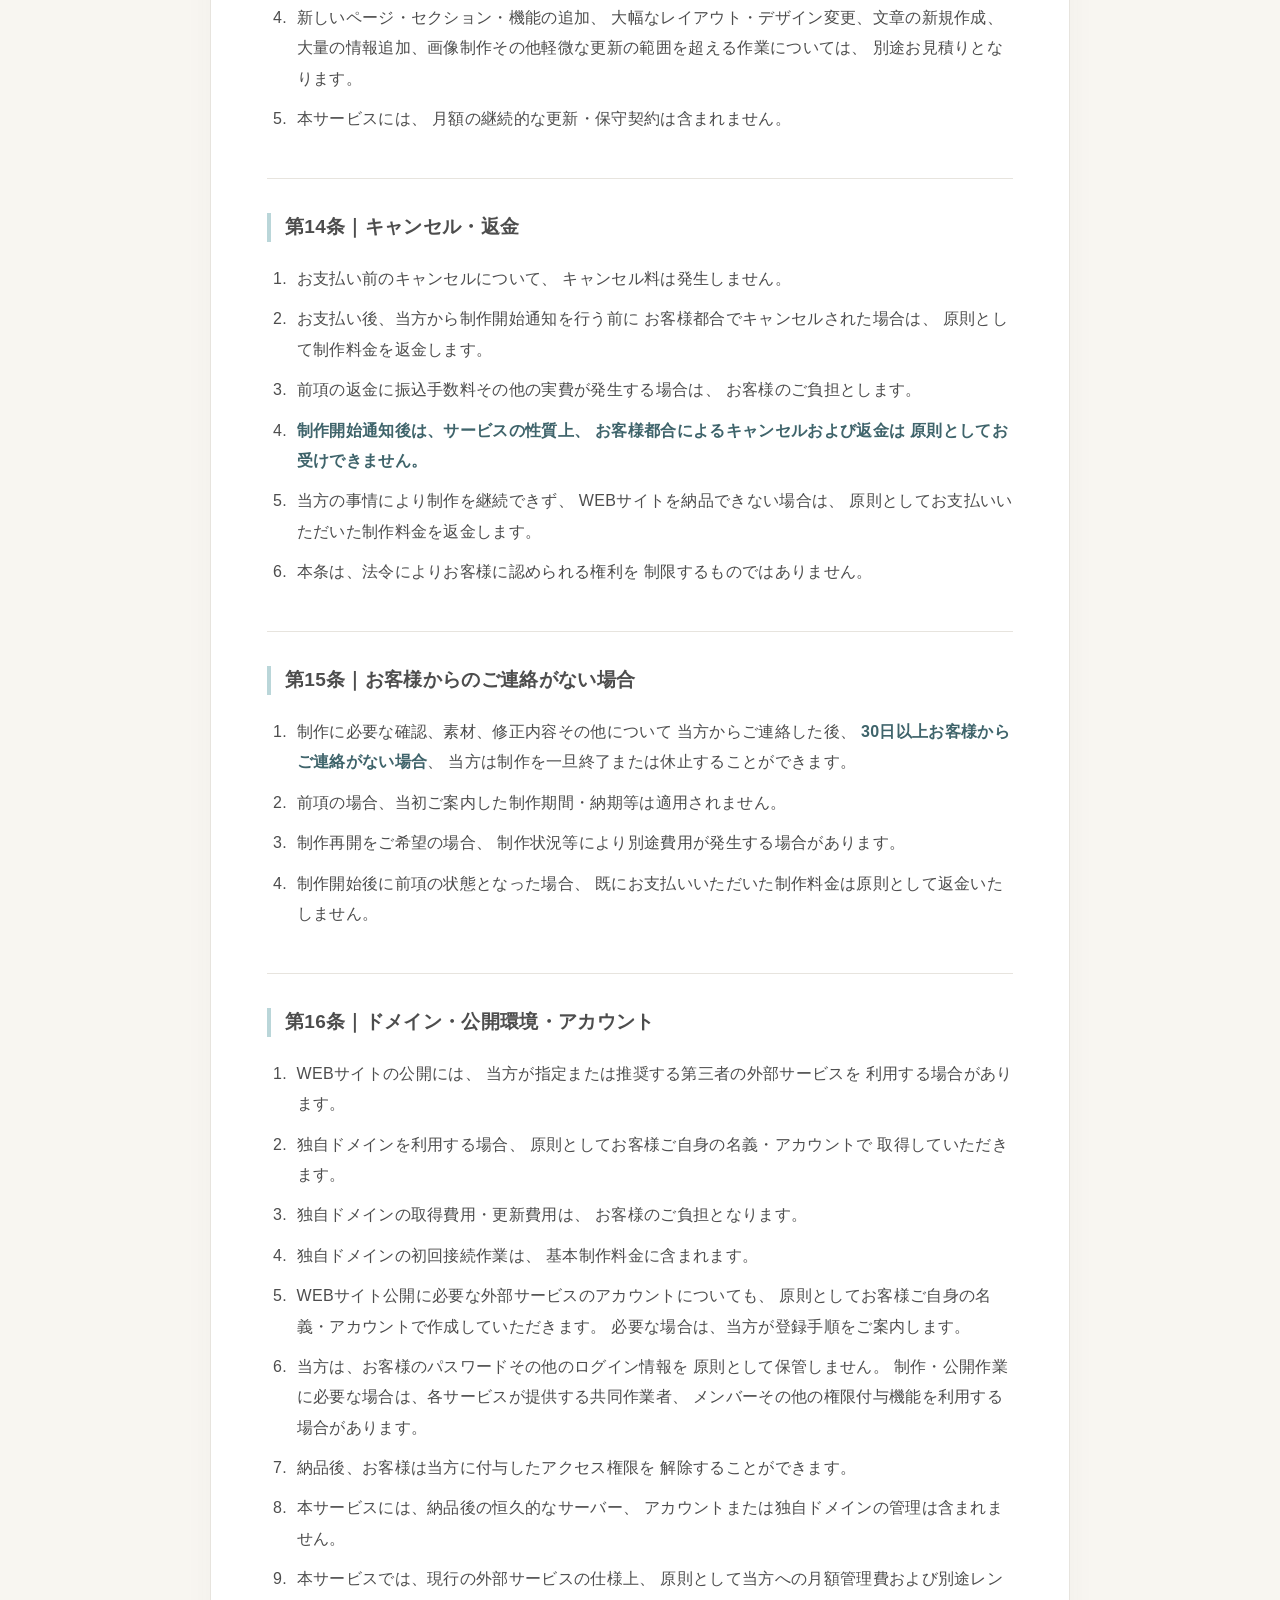
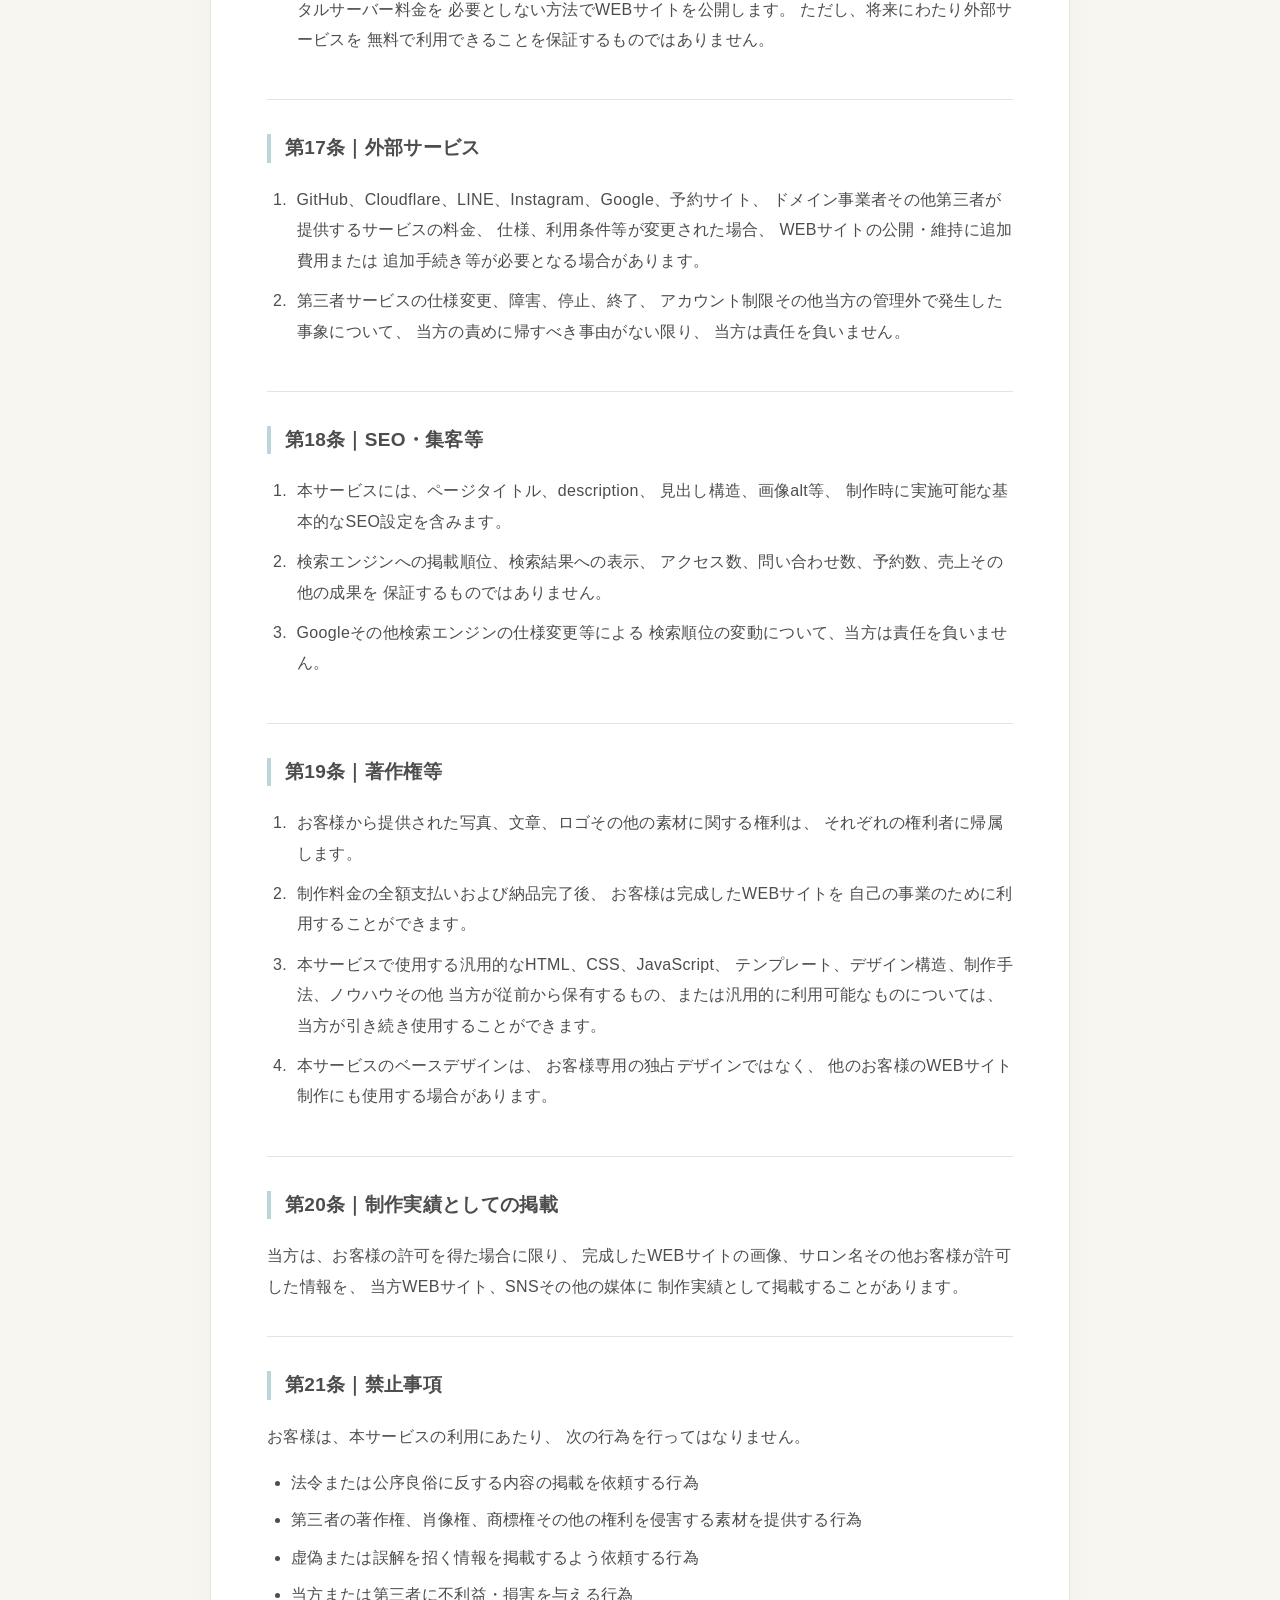
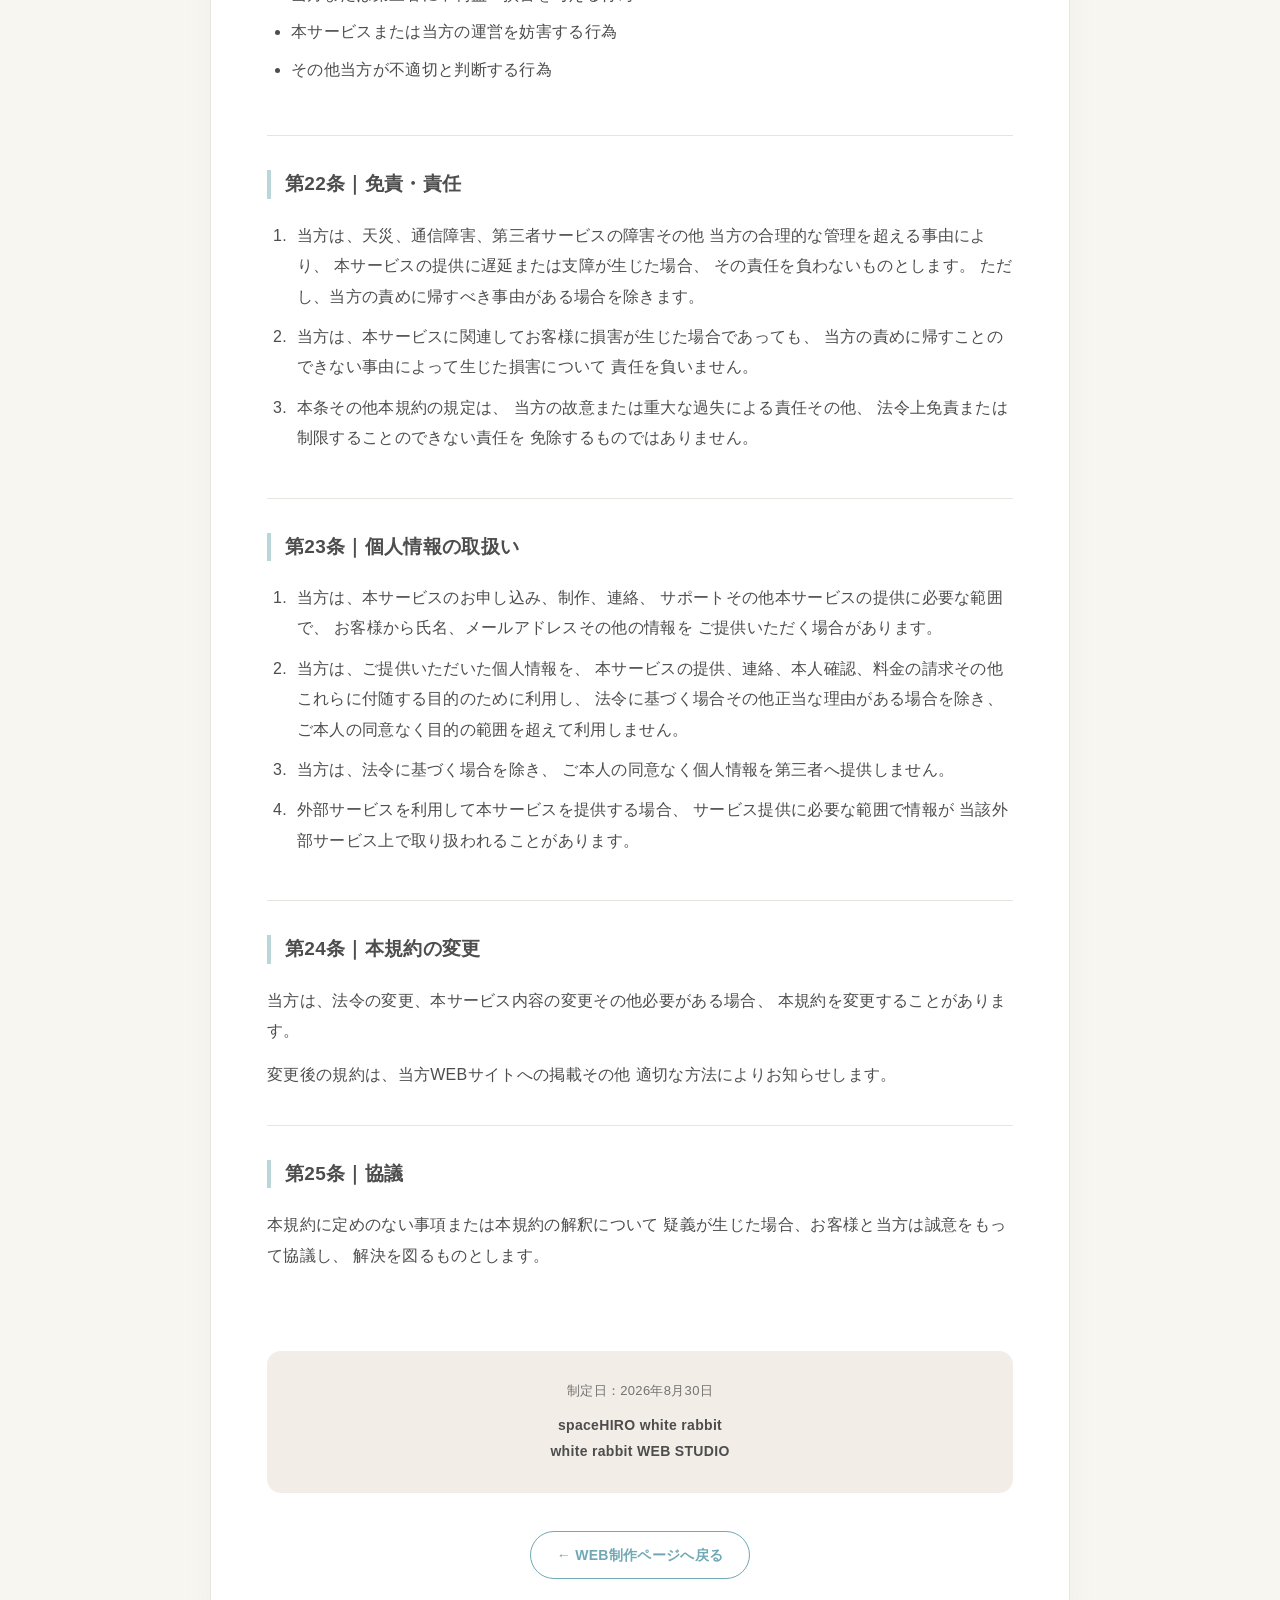
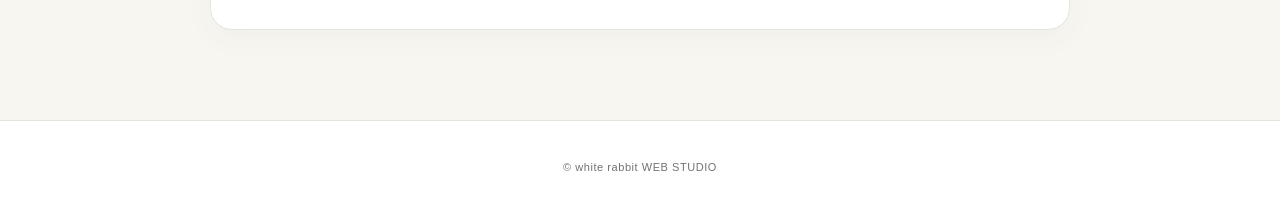
<file: terms.html>
<!DOCTYPE html>
<html lang="ja">
<head>
  <meta charset="UTF-8">
  <meta name="viewport" content="width=device-width, initial-scale=1.0">

  <title>WEBサイト制作サービス 利用規約 | white rabbit WEB STUDIO</title>

  <meta
    name="description"
    content="white rabbit WEB STUDIOが提供するWEBサイト制作サービスの利用規約です。"
  >

  <style>
    :root {
      --bg: #f8f6f1;
      --paper: #ffffff;
      --blue: #bad6d9;
      --blue-dark: #70a9b5;
      --text: #4d4d4d;
      --subtext: #727272;
      --line: #e7e4de;
      --beige: #f2eee7;
    }

    * {
      box-sizing: border-box;
    }

    html {
      scroll-behavior: smooth;
    }

    body {
      margin: 0;
      background: var(--bg);
      color: var(--text);
      font-family:
        -apple-system,
        BlinkMacSystemFont,
        "Helvetica Neue",
        "Hiragino Kaku Gothic ProN",
        "Hiragino Sans",
        "Yu Gothic",
        YuGothic,
        Meiryo,
        sans-serif;
      line-height: 1.9;
      letter-spacing: 0.02em;
    }

    a {
      color: inherit;
    }

    .site-header {
      background: rgba(255, 255, 255, 0.96);
      border-bottom: 1px solid var(--line);
    }

    .header-inner {
      width: min(1100px, calc(100% - 40px));
      margin: 0 auto;
      min-height: 76px;
      display: flex;
      align-items: center;
      justify-content: space-between;
      gap: 20px;
    }

    .brand {
      text-decoration: none;
      display: inline-flex;
      flex-direction: column;
      line-height: 1.2;
    }

    .brand-main {
      font-size: 17px;
      font-weight: 700;
      letter-spacing: 0.05em;
    }

    .brand-sub {
      margin-top: 4px;
      color: var(--blue-dark);
      font-size: 11px;
      letter-spacing: 0.12em;
    }

    .back-link {
      color: var(--subtext);
      font-size: 13px;
      text-decoration: none;
      transition: opacity 0.2s ease;
    }

    .back-link:hover {
      opacity: 0.65;
    }

    .hero {
      padding: 74px 20px 66px;
      text-align: center;
      background:
        linear-gradient(
          180deg,
          rgba(186, 214, 217, 0.46) 0%,
          rgba(248, 246, 241, 0) 100%
        );
    }

    .eyebrow {
      margin: 0 0 15px;
      color: var(--blue-dark);
      font-size: 12px;
      font-weight: 700;
      letter-spacing: 0.16em;
    }

    .hero h1 {
      margin: 0;
      font-size: clamp(25px, 4vw, 38px);
      line-height: 1.45;
      letter-spacing: 0.05em;
    }

    .version {
      margin: 15px 0 0;
      color: var(--subtext);
      font-size: 13px;
    }

    main {
      width: min(860px, calc(100% - 36px));
      margin: 0 auto;
      padding: 0 0 90px;
    }

    .terms-card {
      background: var(--paper);
      border: 1px solid var(--line);
      border-radius: 22px;
      padding: 50px 56px;
      box-shadow: 0 8px 30px rgba(80, 80, 80, 0.04);
    }

    .intro {
      margin: 0 0 46px;
      padding-bottom: 34px;
      border-bottom: 1px solid var(--line);
    }

    .terms-section {
      padding: 34px 0;
      border-bottom: 1px solid var(--line);
    }

    .terms-section:last-of-type {
      border-bottom: 0;
    }

    .terms-section h2 {
      margin: 0 0 22px;
      padding-left: 14px;
      border-left: 4px solid var(--blue);
      font-size: 19px;
      line-height: 1.5;
    }

    .terms-section p {
      margin: 0 0 14px;
    }

    .terms-section p:last-child {
      margin-bottom: 0;
    }

    ol {
      margin: 0;
      padding-left: 1.55em;
    }

    ol li {
      margin-bottom: 10px;
      padding-left: 0.3em;
    }

    ul {
      margin: 16px 0;
      padding-left: 1.5em;
    }

    ul li {
      margin-bottom: 7px;
    }

    strong {
      color: #3f646b;
    }

    .note-box {
      margin-top: 18px;
      padding: 20px 22px;
      background: var(--beige);
      border-radius: 12px;
    }

    .established {
      margin-top: 46px;
      padding: 28px;
      background: var(--beige);
      border-radius: 14px;
      text-align: center;
      font-size: 13px;
      color: var(--subtext);
    }

    .established strong {
      display: block;
      margin-top: 8px;
      color: var(--text);
      font-size: 14px;
    }

    .bottom-link {
      margin-top: 38px;
      text-align: center;
    }

    .bottom-link a {
      display: inline-flex;
      align-items: center;
      justify-content: center;
      min-height: 48px;
      padding: 0 26px;
      border: 1px solid var(--blue-dark);
      border-radius: 999px;
      color: var(--blue-dark);
      font-size: 14px;
      font-weight: 700;
      text-decoration: none;
      transition:
        background 0.2s ease,
        color 0.2s ease;
    }

    .bottom-link a:hover {
      background: var(--blue-dark);
      color: #fff;
    }

    footer {
      padding: 36px 20px;
      border-top: 1px solid var(--line);
      background: #fff;
      text-align: center;
      color: var(--subtext);
      font-size: 11px;
      letter-spacing: 0.05em;
    }

    @media (max-width: 680px) {
      .header-inner {
        width: min(100% - 28px, 1100px);
        min-height: 68px;
      }

      .brand-main {
        font-size: 14px;
      }

      .brand-sub {
        font-size: 9px;
      }

      .back-link {
        font-size: 11px;
      }

      .hero {
        padding: 54px 18px 50px;
      }

      main {
        width: min(100% - 24px, 860px);
        padding-bottom: 60px;
      }

      .terms-card {
        padding: 34px 22px;
        border-radius: 17px;
      }

      .intro {
        margin-bottom: 28px;
        padding-bottom: 28px;
      }

      .terms-section {
        padding: 28px 0;
      }

      .terms-section h2 {
        font-size: 17px;
      }

      body {
        font-size: 14px;
        line-height: 1.85;
      }
    }
  </style>
</head>

<body>

  <header class="site-header">
    <div class="header-inner">

      <a href="index.html" class="brand">
        <span class="brand-main">white rabbit</span>
        <span class="brand-sub">WEB STUDIO</span>
      </a>

      <a href="index.html" class="back-link">
        ← WEB制作ページへ戻る
      </a>

    </div>
  </header>


  <section class="hero">
    <p class="eyebrow">TERMS OF SERVICE</p>

    <h1>
      WEBサイト制作サービス<br>
      利用規約
    </h1>

    <p class="version">
      white rabbit WEB STUDIO ｜ Ver.1.0
    </p>
  </section>


  <main>

    <article class="terms-card">

      <div class="intro">
        <p>
          本利用規約（以下「本規約」といいます。）は、
          spaceHIRO white rabbit（以下「当方」といいます。）が提供する
          「white rabbit WEB STUDIO」WEBサイト制作サービス
          （以下「本サービス」といいます。）の利用条件を定めるものです。
        </p>

        <p>
          本サービスをお申し込みいただく前に、本規約をご確認ください。
        </p>
      </div>


      <section class="terms-section">
        <h2>第1条｜本サービスの内容</h2>

        <ol>
          <li>
            本サービスは、個人サロン等を対象とした1ページ型WEBサイトの制作サービスです。
          </li>

          <li>
            お客様には、当方が用意するベースデザインからご希望のデザインをお選びいただき、
            ヒアリング内容、写真、ロゴ、メニューその他ご提供いただいた情報をもとに制作します。
          </li>

          <li>
            ベースデザインの色味、写真、文章等は、
            お客様のサロンイメージに合わせて調整します。
          </li>

          <li>
            本サービスには、原則として以下の内容が含まれます。

            <ul>
              <li>1ページ型WEBサイト制作</li>
              <li>PC・スマートフォン表示対応</li>
              <li>公式LINE、Instagram、外部予約サイト等へのリンク設置</li>
              <li>必要に応じたアクセス情報の掲載</li>
              <li>基本的なSEO設定</li>
              <li>SSL（https）対応</li>
              <li>独自ドメインの初回接続サポート</li>
              <li>WEBサイト公開に必要な初期設定サポート</li>
              <li>公開前の表示・リンク確認</li>
              <li>初稿提出後2回までの修正</li>
              <li>公開後7日間の軽微な修正サポート</li>
            </ul>
          </li>
        </ol>
      </section>


      <section class="terms-section">
        <h2>第2条｜基本料金</h2>

        <ol>
          <li>
            本サービスの基本制作料金は、
            <strong>39,800円（税込）</strong>です。
          </li>

          <li>
            本サービスは買い切り型の制作サービスであり、
            当方への月額管理費は発生しません。
          </li>

          <li>
            独自ドメインの取得・更新費用、銀行振込手数料その他
            お客様が任意で利用する外部サービスの料金は、
            基本制作料金には含まれません。
          </li>
        </ol>
      </section>


      <section class="terms-section">
        <h2>第3条｜基本料金に含まれないもの</h2>

        <p>次の内容は、基本制作料金には含まれません。</p>

        <ul>
          <li>ロゴの新規制作</li>
          <li>写真撮影</li>
          <li>予約システムそのものの構築</li>
          <li>EC・オンライン決済機能</li>
          <li>会員機能</li>
          <li>公式LINEアカウントの開設・詳細設定・運用</li>
          <li>Instagramその他SNSの開設・運用</li>
          <li>Googleビジネスプロフィールの開設・設定・運用</li>
          <li>外部予約サービス等の開設・設定・運用</li>
          <li>本サービスの基本仕様を超える機能・ページ・セクション等の追加</li>
          <li>公開後7日を経過した後の継続的な更新・保守</li>
          <li>
            お客様のWEBサイトにおける利用規約、
            プライバシーポリシー、特定商取引法に基づく表記その他法的表示についての
            要否判断、法律相談、法的審査および原稿作成
          </li>
        </ul>

        <p>
          前項に該当するご希望については、
          対応の可否および追加料金等を個別にご案内する場合があります。
        </p>
      </section>


      <section class="terms-section">
        <h2>第4条｜お申し込み・契約の成立</h2>

        <ol>
          <li>
            お客様は、当方所定の申込・ヒアリングフォームに必要事項を入力し、
            本規約に同意のうえお申し込みください。
          </li>

          <li>
            <strong>
              申込・ヒアリングフォームを送信しただけでは、
              お支払いは発生しません。
            </strong>
          </li>

          <li>
            当方は、お申し込み内容、制作内容および
            ご提供いただいた情報等を確認します。
          </li>

          <li>
            当方が制作可能と判断し、
            お客様へ制作を受け付ける旨を通知した時点で、
            本サービスに関する契約が成立するものとします。
          </li>

          <li>
            制作内容が本サービスの範囲を超える場合その他
            当方が対応困難と判断した場合は、
            お申し込みをお受けできないことがあります。
          </li>
        </ol>
      </section>


      <section class="terms-section">
        <h2>第5条｜お支払い</h2>

        <ol>
          <li>制作料金は全額前払いとします。</li>

          <li>
            お支払い方法は、銀行振込または
            当方指定のクレジットカード決済とします。
          </li>

          <li>
            お支払い期限は、当方がお支払い方法をご案内した日から
            <strong>7日以内</strong>とします。
          </li>

          <li>
            銀行振込にかかる振込手数料は、
            お客様のご負担となります。
          </li>

          <li>
            期限内のお支払いが難しい場合は、
            事前にご相談ください。
          </li>
        </ol>
      </section>


      <section class="terms-section">
        <h2>第6条｜制作開始</h2>

        <ol>
          <li>
            必要な情報・素材および制作料金の入金を当方が確認した後、
            制作開始予定をご案内します。
          </li>

          <li>
            <strong>
              当方がお客様へ「制作を開始いたします」と通知した時点を
              制作開始とします。
            </strong>
          </li>

          <li>
            制作期間は、前項の制作開始日を基準として算定します。
          </li>
        </ol>
      </section>


      <section class="terms-section">
        <h2>第7条｜制作期間</h2>

        <ol>
          <li>
            制作開始後、通常
            <strong>7〜14日程度を目安に初稿</strong>
            をご案内します。
          </li>

          <li>
            制作期間は目安であり、お申し込み状況、制作内容、
            外部サービスの設定・反映状況その他の事情により
            前後する場合があります。
          </li>

          <li>
            お客様による素材提出、内容確認、修正指示その他の
            ご連絡に要した期間は、制作期間に含まれません。
          </li>

          <li>
            「最短7日」等の表示は、必要な情報・素材が揃い、
            お客様からの確認・返信等が円滑に行われた場合の目安であり、
            7日以内の初稿提出または公開を保証するものではありません。
          </li>
        </ol>
      </section>


      <section class="terms-section">
        <h2>第8条｜文章・写真・その他素材</h2>

        <ol>
          <li>
            お客様は、制作に必要な情報および素材を
            当方が指定する方法でご提供ください。
          </li>

          <li>
            お客様からご提供いただいた文章については、
            内容の趣旨を変えない範囲で、
            WEBサイトに適した表現へ編集・調整する場合があります。
          </li>

          <li>
            お客様は、ご提供いただく写真、画像、ロゴ、文章その他の素材について、
            自ら使用する権利を有していることを保証するものとします。
          </li>

          <li>
            第三者の著作権、肖像権、商標権その他の権利を侵害する素材を
            提供してはなりません。
          </li>

          <li>
            お客様から提供された素材に起因する第三者とのトラブルについて、
            当方の責めに帰すべき事由がない限り、
            当方は責任を負いません。
          </li>
        </ol>
      </section>


      <section class="terms-section">
        <h2>第9条｜掲載内容および広告表現</h2>

        <ol>
          <li>
            お客様は、WEBサイトに掲載するサービス内容、施術内容、料金、
            資格、経歴、実績、商品情報、効能・効果その他の情報について、
            真実かつ正確な情報を当方へ提供するものとします。
          </li>

          <li>
            お客様は、掲載を希望する内容について、景品表示法、
            医薬品医療機器等法（薬機法）その他お客様の事業・サービスに
            適用される法令、ガイドライン等を遵守するものとします。
          </li>

          <li>
            当方は、お客様から提供された情報をもとに、
            WEBサイトに適した文章への編集、表現の調整および
            キャッチコピー等の提案を行うことがあります。
          </li>

          <li>
            当方が法令上問題となる可能性があると判断した表現については、
            掲載をお断りし、または表現の変更をお願いすることがあります。
          </li>

          <li>
            本サービスには、法律相談、法的審査、
            広告表現の適法性の保証その他これらに類する専門サービスは含まれません。
            お客様は、必要に応じて行政機関、弁護士その他の専門家へ
            確認するものとします。
          </li>

          <li>
            お客様から提供された情報またはお客様の指示に基づく掲載内容に起因して、
            第三者との紛争、行政上の指摘その他の問題が生じた場合、
            当方の責めに帰すべき事由がある場合を除き、
            当方は責任を負いません。
          </li>

          <li>
            お客様のWEBサイトにおいて、利用規約、プライバシーポリシー、
            特定商取引法に基づく表記その他の法的表示が必要となる場合、
            その要否および内容についてはお客様ご自身で確認するものとします。
            当方は、お客様から完成した原稿をご提供いただいた場合、
            その掲載作業を行うことができますが、
            本サービスにはこれらの法的表示の要否判断、法律相談、
            法的審査または原稿作成は含まれません。
            必要に応じて行政機関、弁護士その他の専門家へご確認ください。
          </li>
        </ol>
      </section>


      <section class="terms-section">
        <h2>第10条｜修正</h2>

        <ol>
          <li>
            基本制作料金には、
            <strong>初稿提出後2回までの修正</strong>
            が含まれます。
          </li>

          <li>
            「1回の修正」とは、お客様が一度にまとめてご連絡いただいた
            修正内容一式をいいます。
            複数箇所の修正をまとめてご依頼いただくことができます。
          </li>

          <li>
            ベースデザインの変更、サイト構成の大幅な変更、
            掲載内容の全面的な変更その他初稿を大きく作り直す内容は、
            通常の修正には含まれません。
          </li>

          <li>
            前項に該当する場合、別途料金をご案内するか、
            対応をお断りする場合があります。
          </li>

          <li>
            3回目以降の修正についても、
            内容に応じて別途料金が発生する場合があります。
          </li>
        </ol>
      </section>


      <section class="terms-section">
        <h2>第11条｜最終確認・公開・納品</h2>

        <ol>
          <li>
            修正完了後、お客様にWEBサイトの最終確認をお願いします。
          </li>

          <li>
            お客様は、サービス内容、料金、資格、施術内容、
            その他WEBサイトに掲載された情報に誤りがないことをご確認ください。
          </li>

          <li>
            お客様から公開の承諾をいただいた後、
            当方所定の方法でWEBサイトを公開します。
          </li>

          <li>
            <strong>
              WEBサイトが公開され、お客様が閲覧できる状態になった時点を、
              本サービスにおける納品完了とします。
            </strong>
          </li>

          <li>
            お客様による最終確認・公開承諾後に判明した内容上の誤りについては、
            第12条に定める軽微な修正を除き、
            追加対応となる場合があります。
          </li>
        </ol>
      </section>


      <section class="terms-section">
        <h2>第12条｜公開後7日間のサポート</h2>

        <p>
          WEBサイト公開日から7日間は、
          次のような軽微な修正に無料で対応します。
        </p>

        <ul>
          <li>誤字・脱字</li>
          <li>営業時間等の軽微な情報修正</li>
          <li>URL・リンクの誤り</li>
          <li>その他当方が軽微と判断する修正</li>
        </ul>

        <p>
          写真の大幅な差し替え、文章の全面的な書き換え、
          メニューの大幅な追加、デザイン変更、
          ページ・セクション・機能の追加等は
          無料サポートの対象外とします。
        </p>
      </section>


      <section class="terms-section">
        <h2>第13条｜公開後の更新</h2>

        <ol>
          <li>
            公開日から8日目以降の軽微な更新は、
            <strong>1回3,300円（税込）</strong>で承ります。
          </li>

          <li>
            「軽微な更新」とは、お客様から変更後の文章、画像その他必要な素材を
            ご提供いただき、既存WEBサイト内の情報を変更・差し替えする作業のうち、
            当方が概ね30分以内で対応可能と判断するものをいいます。
          </li>

          <li>
            複数の軽微な変更は、
            一度にまとめてご依頼いただくことができます。
          </li>

          <li>
            新しいページ・セクション・機能の追加、
            大幅なレイアウト・デザイン変更、文章の新規作成、
            大量の情報追加、画像制作その他軽微な更新の範囲を超える作業については、
            別途お見積りとなります。
          </li>

          <li>
            本サービスには、
            月額の継続的な更新・保守契約は含まれません。
          </li>
        </ol>
      </section>


      <section class="terms-section">
        <h2>第14条｜キャンセル・返金</h2>

        <ol>
          <li>
            お支払い前のキャンセルについて、
            キャンセル料は発生しません。
          </li>

          <li>
            お支払い後、当方から制作開始通知を行う前に
            お客様都合でキャンセルされた場合は、
            原則として制作料金を返金します。
          </li>

          <li>
            前項の返金に振込手数料その他の実費が発生する場合は、
            お客様のご負担とします。
          </li>

          <li>
            <strong>
              制作開始通知後は、サービスの性質上、
              お客様都合によるキャンセルおよび返金は
              原則としてお受けできません。
            </strong>
          </li>

          <li>
            当方の事情により制作を継続できず、
            WEBサイトを納品できない場合は、
            原則としてお支払いいただいた制作料金を返金します。
          </li>

          <li>
            本条は、法令によりお客様に認められる権利を
            制限するものではありません。
          </li>
        </ol>
      </section>


      <section class="terms-section">
        <h2>第15条｜お客様からのご連絡がない場合</h2>

        <ol>
          <li>
            制作に必要な確認、素材、修正内容その他について
            当方からご連絡した後、
            <strong>30日以上お客様からご連絡がない場合</strong>、
            当方は制作を一旦終了または休止することができます。
          </li>

          <li>
            前項の場合、当初ご案内した制作期間・納期等は適用されません。
          </li>

          <li>
            制作再開をご希望の場合、
            制作状況等により別途費用が発生する場合があります。
          </li>

          <li>
            制作開始後に前項の状態となった場合、
            既にお支払いいただいた制作料金は原則として返金いたしません。
          </li>
        </ol>
      </section>


      <section class="terms-section">
        <h2>第16条｜ドメイン・公開環境・アカウント</h2>

        <ol>
          <li>
            WEBサイトの公開には、
            当方が指定または推奨する第三者の外部サービスを
            利用する場合があります。
          </li>

          <li>
            独自ドメインを利用する場合、
            原則としてお客様ご自身の名義・アカウントで
            取得していただきます。
          </li>

          <li>
            独自ドメインの取得費用・更新費用は、
            お客様のご負担となります。
          </li>

          <li>
            独自ドメインの初回接続作業は、
            基本制作料金に含まれます。
          </li>

          <li>
            WEBサイト公開に必要な外部サービスのアカウントについても、
            原則としてお客様ご自身の名義・アカウントで作成していただきます。
            必要な場合は、当方が登録手順をご案内します。
          </li>

          <li>
            当方は、お客様のパスワードその他のログイン情報を
            原則として保管しません。
            制作・公開作業に必要な場合は、各サービスが提供する共同作業者、
            メンバーその他の権限付与機能を利用する場合があります。
          </li>

          <li>
            納品後、お客様は当方に付与したアクセス権限を
            解除することができます。
          </li>

          <li>
            本サービスには、納品後の恒久的なサーバー、
            アカウントまたは独自ドメインの管理は含まれません。
          </li>

          <li>
            本サービスでは、現行の外部サービスの仕様上、
            原則として当方への月額管理費および別途レンタルサーバー料金を
            必要としない方法でWEBサイトを公開します。
            ただし、将来にわたり外部サービスを
            無料で利用できることを保証するものではありません。
          </li>
        </ol>
      </section>


      <section class="terms-section">
        <h2>第17条｜外部サービス</h2>

        <ol>
          <li>
            GitHub、Cloudflare、LINE、Instagram、Google、予約サイト、
            ドメイン事業者その他第三者が提供するサービスの料金、
            仕様、利用条件等が変更された場合、
            WEBサイトの公開・維持に追加費用または
            追加手続き等が必要となる場合があります。
          </li>

          <li>
            第三者サービスの仕様変更、障害、停止、終了、
            アカウント制限その他当方の管理外で発生した事象について、
            当方の責めに帰すべき事由がない限り、
            当方は責任を負いません。
          </li>
        </ol>
      </section>


      <section class="terms-section">
        <h2>第18条｜SEO・集客等</h2>

        <ol>
          <li>
            本サービスには、ページタイトル、description、
            見出し構造、画像alt等、
            制作時に実施可能な基本的なSEO設定を含みます。
          </li>

          <li>
            検索エンジンへの掲載順位、検索結果への表示、
            アクセス数、問い合わせ数、予約数、売上その他の成果を
            保証するものではありません。
          </li>

          <li>
            Googleその他検索エンジンの仕様変更等による
            検索順位の変動について、当方は責任を負いません。
          </li>
        </ol>
      </section>


      <section class="terms-section">
        <h2>第19条｜著作権等</h2>

        <ol>
          <li>
            お客様から提供された写真、文章、ロゴその他の素材に関する権利は、
            それぞれの権利者に帰属します。
          </li>

          <li>
            制作料金の全額支払いおよび納品完了後、
            お客様は完成したWEBサイトを
            自己の事業のために利用することができます。
          </li>

          <li>
            本サービスで使用する汎用的なHTML、CSS、JavaScript、
            テンプレート、デザイン構造、制作手法、ノウハウその他
            当方が従前から保有するもの、または汎用的に利用可能なものについては、
            当方が引き続き使用することができます。
          </li>

          <li>
            本サービスのベースデザインは、
            お客様専用の独占デザインではなく、
            他のお客様のWEBサイト制作にも使用する場合があります。
          </li>
        </ol>
      </section>


      <section class="terms-section">
        <h2>第20条｜制作実績としての掲載</h2>

        <p>
          当方は、お客様の許可を得た場合に限り、
          完成したWEBサイトの画像、サロン名その他お客様が許可した情報を、
          当方WEBサイト、SNSその他の媒体に
          制作実績として掲載することがあります。
        </p>
      </section>


      <section class="terms-section">
        <h2>第21条｜禁止事項</h2>

        <p>
          お客様は、本サービスの利用にあたり、
          次の行為を行ってはなりません。
        </p>

        <ul>
          <li>法令または公序良俗に反する内容の掲載を依頼する行為</li>
          <li>第三者の著作権、肖像権、商標権その他の権利を侵害する素材を提供する行為</li>
          <li>虚偽または誤解を招く情報を掲載するよう依頼する行為</li>
          <li>当方または第三者に不利益・損害を与える行為</li>
          <li>本サービスまたは当方の運営を妨害する行為</li>
          <li>その他当方が不適切と判断する行為</li>
        </ul>
      </section>


      <section class="terms-section">
        <h2>第22条｜免責・責任</h2>

        <ol>
          <li>
            当方は、天災、通信障害、第三者サービスの障害その他
            当方の合理的な管理を超える事由により、
            本サービスの提供に遅延または支障が生じた場合、
            その責任を負わないものとします。
            ただし、当方の責めに帰すべき事由がある場合を除きます。
          </li>

          <li>
            当方は、本サービスに関連してお客様に損害が生じた場合であっても、
            当方の責めに帰すことのできない事由によって生じた損害について
            責任を負いません。
          </li>

          <li>
            本条その他本規約の規定は、
            当方の故意または重大な過失による責任その他、
            法令上免責または制限することのできない責任を
            免除するものではありません。
          </li>
        </ol>
      </section>


      <section class="terms-section">
        <h2>第23条｜個人情報の取扱い</h2>

        <ol>
          <li>
            当方は、本サービスのお申し込み、制作、連絡、
            サポートその他本サービスの提供に必要な範囲で、
            お客様から氏名、メールアドレスその他の情報を
            ご提供いただく場合があります。
          </li>

          <li>
            当方は、ご提供いただいた個人情報を、
            本サービスの提供、連絡、本人確認、料金の請求その他
            これらに付随する目的のために利用し、
            法令に基づく場合その他正当な理由がある場合を除き、
            ご本人の同意なく目的の範囲を超えて利用しません。
          </li>

          <li>
            当方は、法令に基づく場合を除き、
            ご本人の同意なく個人情報を第三者へ提供しません。
          </li>

          <li>
            外部サービスを利用して本サービスを提供する場合、
            サービス提供に必要な範囲で情報が
            当該外部サービス上で取り扱われることがあります。
          </li>
        </ol>
      </section>


      <section class="terms-section">
        <h2>第24条｜本規約の変更</h2>

        <p>
          当方は、法令の変更、本サービス内容の変更その他必要がある場合、
          本規約を変更することがあります。
        </p>

        <p>
          変更後の規約は、当方WEBサイトへの掲載その他
          適切な方法によりお知らせします。
        </p>
      </section>


      <section class="terms-section">
        <h2>第25条｜協議</h2>

        <p>
          本規約に定めのない事項または本規約の解釈について
          疑義が生じた場合、お客様と当方は誠意をもって協議し、
          解決を図るものとします。
        </p>
      </section>


      <div class="established">
        制定日：2026年8月30日

        <strong>
          spaceHIRO white rabbit<br>
          white rabbit WEB STUDIO
        </strong>
      </div>


      <div class="bottom-link">
        <a href="index.html">
          ← WEB制作ページへ戻る
        </a>
      </div>

    </article>

  </main>


  <footer>
    © white rabbit WEB STUDIO
  </footer>

</body>
</html>
</file>
<file: style.css>
/* white rabbit WEB STUDIO v5
   GitHub直下構成:
   index.html
   style.css
   script.js
   logo.png
   DSC04399.jpg
*/
:root{
  --header:#bad6d9;
  --accent:#70a9b5;
  --accent-dark:#568b96;
  --beige:#f5f0e8;
  --beige-deep:#e8ded0;
  --paper:#fffdf9;
  --text:#52585a;
  --heading:#3f4d50;
  --line:#dbe6e6;
  --shadow:0 18px 50px rgba(58,76,79,.10);
  --radius:22px;
}

html[data-theme="dark"]{
  --header:#354e53;
  --accent:#86bdc6;
  --accent-dark:#a7d1d7;
  --beige:#242728;
  --beige-deep:#343232;
  --paper:#191c1d;
  --text:#d9dddd;
  --heading:#f5f1e9;
  --line:#384245;
  --shadow:0 18px 50px rgba(0,0,0,.25);
}

*{box-sizing:border-box}
html{scroll-behavior:smooth}
body{
  margin:0;
  font-family:"Hiragino Kaku Gothic ProN","Yu Gothic",Meiryo,sans-serif;
  color:var(--text);
  background:var(--paper);
  line-height:1.85;
  transition:background .3s,color .3s;
}
a{color:inherit;text-decoration:none}
img{max-width:100%;display:block}
button{font:inherit}
h1,h2,h3,p{margin-top:0}
h1{font-family:"Hiragino Mincho ProN","Yu Mincho",YuMincho,serif}
h2{font-family:"Hiragino Kaku Gothic ProN","Yu Gothic",Meiryo,sans-serif;font-weight:700;letter-spacing:.01em}
section{scroll-margin-top:85px}

/* header */
.site-header{
  height:84px;
  background:var(--header);
  display:flex;
  align-items:center;
  justify-content:space-between;
  padding:8px clamp(18px,4vw,60px);
  position:sticky;
  top:0;
  z-index:1000;
  box-shadow:0 4px 20px rgba(0,0,0,.06);
}
.logo{width:270px;height:auto}
.desktop-nav{display:flex;gap:24px;align-items:center;font-size:13px;font-weight:700}
.desktop-nav a{position:relative}
.desktop-nav a:not(.nav-cta)::after{
  content:"";position:absolute;left:0;right:100%;bottom:-6px;height:2px;background:#fff;transition:.25s
}
.desktop-nav a:hover::after{right:0}
.nav-cta{padding:10px 18px;border-radius:999px;background:rgba(255,255,255,.86);color:#55757b}
.header-actions{display:flex;gap:8px;align-items:center}
.theme-toggle,.menu-toggle{
  border:0;background:rgba(255,255,255,.45);color:#4f6f74;
  width:42px;height:42px;border-radius:50%;cursor:pointer
}
.menu-toggle{display:none;font-size:20px}
.theme-toggle .moon{display:none}
html[data-theme="dark"] .theme-toggle .sun{display:none}
html[data-theme="dark"] .theme-toggle .moon{display:inline}
.mobile-menu{display:none}

/* hero */
.hero{min-height:calc(100vh - 84px);position:relative;display:grid;place-items:center;overflow:hidden}
.hero-bg{
  position:absolute;inset:0;
  background-image:url("DSC04399.jpg");
  background-size:cover;
  background-position:center 48%;
  transform:scale(1.02)
}
.hero-overlay{
  position:absolute;inset:0;
  background:linear-gradient(90deg,rgba(38,45,45,.68) 0%,rgba(45,47,44,.45) 48%,rgba(28,31,30,.30) 100%)
}
.hero-content{
  position:relative;color:#fff;width:min(1120px,88vw);padding:90px 0;
  text-shadow:0 2px 16px rgba(0,0,0,.25)
}
.hero-kicker{font-size:14px;letter-spacing:.12em;margin-bottom:18px}
.hero h1{font-family:"Hiragino Mincho ProN","Yu Mincho",YuMincho,serif;font-size:clamp(38px,5.4vw,74px);line-height:1.35;font-weight:500;margin-bottom:24px;letter-spacing:.015em}
.hero h1 span{display:inline-block}
.hero-sub{font-size:clamp(15px,1.5vw,18px);max-width:790px}
.hero-buttons{display:flex;gap:14px;flex-wrap:wrap;margin-top:34px}
.hero-note{font-size:12px;margin-top:18px;opacity:.92}

/* shared */
.section{padding:110px clamp(22px,7vw,110px)}
.section-light{background:var(--paper)}
.section-heading{text-align:center;max-width:850px;margin:0 auto 54px}
.section-heading .en,.contact-inner .en{
  margin:0 0 10px;color:var(--accent);font-size:12px;font-weight:800;letter-spacing:.24em
}
.section-heading h2{color:var(--heading);font-size:clamp(30px,4vw,48px);line-height:1.45;margin-bottom:18px;font-weight:700;letter-spacing:.01em;text-align:center;text-wrap:balance}
.section-heading>p:last-child{max-width:700px;margin-inline:auto}
.btn{
  display:inline-flex;align-items:center;justify-content:center;
  min-height:50px;padding:13px 24px;border-radius:999px;font-weight:800;
  transition:transform .2s,box-shadow .2s,background .2s
}
.btn:hover{transform:translateY(-2px);box-shadow:0 10px 24px rgba(0,0,0,.12)}
.btn-primary{background:var(--accent);color:#fff}
.btn-outline{border:1px solid var(--accent);color:var(--accent);background:transparent}
.btn-glass{background:rgba(255,255,255,.14);border:1px solid rgba(255,255,255,.65);color:#fff;backdrop-filter:blur(8px)}
.full{width:100%;margin-top:25px}

/* trouble */
.trouble-grid{display:grid;grid-template-columns:repeat(4,1fr);gap:20px;max-width:1200px;margin:auto}
.trouble-card{
  padding:34px 28px;background:var(--beige);border-radius:var(--radius);
  border:1px solid var(--line);transition:.25s
}
.trouble-card:hover{transform:translateY(-5px);box-shadow:var(--shadow)}
.trouble-card .icon{
  width:58px;height:58px;border-radius:50%;display:grid;place-items:center;
  background:var(--header);color:#fff;font-size:25px;margin-bottom:22px
}
.trouble-card h3{color:var(--heading);font-size:18px}

/* why */
.why-section{background:linear-gradient(180deg,var(--beige),var(--paper))}
.why-grid{display:grid;grid-template-columns:repeat(2,1fr);gap:22px;max-width:1100px;margin:auto}
.why-card{
  position:relative;padding:42px;background:var(--paper);border-radius:var(--radius);
  border:1px solid var(--line);box-shadow:var(--shadow)
}
.number{
  font-family:Georgia,serif;font-size:42px;color:var(--header);position:absolute;top:22px;right:28px
}
.why-card h3{color:var(--heading);font-size:22px;line-height:1.55;padding-right:60px}

/* design */
.design-section{background:var(--paper)}
.design-grid{display:grid;grid-template-columns:repeat(2,1fr);gap:34px;max-width:1120px;margin:auto}
.design-card{
  overflow:hidden;background:var(--paper);border:1px solid var(--line);border-radius:var(--radius);
  box-shadow:var(--shadow);transition:.3s
}
.design-card:hover{transform:translateY(-6px)}
.design-image{
  height:360px;
  position:relative;
  display:grid;
  place-items:center;
  background-size:cover;
  background-position:center;
}

/* 各サンプルサイトの紹介画像 */
.design-image.natural{
  background-image:
    linear-gradient(rgba(0,0,0,.10),rgba(0,0,0,.10)),
    url("sample-natural.jpg");
}

.design-image.elegant{
  background-image:
    linear-gradient(rgba(0,0,0,.10),rgba(0,0,0,.10)),
    url("sample-elegant.jpg");
}

.design-image.clean{
  background-image:
    linear-gradient(rgba(0,0,0,.10),rgba(0,0,0,.10)),
    url("sample-clean.jpg");

  background-position: 50% center;
}

.design-image.feminine{
  background-image:
    linear-gradient(rgba(0,0,0,.10),rgba(0,0,0,.10)),
    url("sample-feminine.jpg");
}

.design-image span{
  font-family:Georgia,serif;
  font-size:50px;
  color:#fff;
  text-shadow:0 2px 14px rgba(0,0,0,.35);
}.design-info{padding:28px 30px}
.style-no{font-size:11px;letter-spacing:.19em;color:var(--accent);font-weight:800}
.design-info h3{font-family:Georgia,serif;font-size:30px;color:var(--heading);margin-bottom:4px}
.view-link{display:inline-block;margin-top:14px;color:var(--accent);font-size:12px;font-weight:800;letter-spacing:.08em}
.placeholder-note{text-align:center;font-size:12px;margin:28px auto 0;max-width:700px;color:#888}

/* price */
.price-section{background:var(--beige)}
.price-grid{display:grid;grid-template-columns:repeat(2,minmax(0,480px));gap:28px;justify-content:center}
.price-card{
  position:relative;background:var(--paper);padding:45px;border-radius:var(--radius);
  border:1px solid var(--line);box-shadow:var(--shadow)
}
.price-card.featured{border:2px solid var(--accent)}
.popular{
  position:absolute;top:-16px;left:50%;transform:translateX(-50%);
  background:var(--accent);color:#fff;padding:6px 24px;border-radius:999px;font-size:12px;font-weight:800
}
.plan-name{font-size:21px;font-weight:800;color:var(--heading)}
.price{display:flex;align-items:flex-end;gap:5px;color:var(--heading);margin:18px 0 8px}
.price span{font-size:22px;margin-bottom:9px}.price strong{font-size:56px;line-height:1}.price small{font-size:13px;margin-bottom:7px}
.initial{padding-bottom:20px;border-bottom:1px solid var(--line)}
.price-card ul{list-style:none;padding:10px 0 0;margin:0}
.price-card li{padding:11px 0 11px 27px;position:relative;border-bottom:1px dashed var(--line)}
.price-card li::before{content:"✓";position:absolute;left:0;color:var(--accent);font-weight:900}
.price-note{
  max-width:900px;margin:35px auto 0;text-align:center;background:var(--paper);
  border:1px solid var(--line);padding:26px 32px;border-radius:16px
}
.price-note strong{color:var(--heading);font-size:18px}.price-note p{margin:7px 0 0}

/* process */
.process-section{background:var(--paper)}
.process-list{max-width:930px;margin:auto;position:relative}
.process-list::before{content:"";position:absolute;left:39px;top:20px;bottom:20px;width:1px;background:var(--line)}
.process-step{display:grid;grid-template-columns:80px 1fr;gap:25px;position:relative;padding:0 0 45px}
.step-number{
  width:80px;height:80px;border-radius:50%;background:var(--header);color:#fff;
  display:grid;place-items:center;font-family:Georgia,serif;font-size:25px;z-index:1
}
.step-label{font-size:10px;letter-spacing:.19em;color:var(--accent);font-weight:800;margin-bottom:3px}
.process-step h3{font-size:22px;color:var(--heading);margin-bottom:8px}

/* contact */
.contact-section{
  padding:110px 22px;background:linear-gradient(135deg,var(--header),var(--accent));
  text-align:center;color:#fff
}
.contact-inner{max-width:780px;margin:auto}
.contact-logo{width:min(390px,75vw);margin:0 auto 38px}
.contact-inner .en{color:#fff;opacity:.85}
.contact-inner h2{font-size:clamp(32px,4vw,48px);color:#fff;margin-bottom:16px;font-family:"Hiragino Kaku Gothic ProN","Yu Gothic",Meiryo,sans-serif;font-weight:700;letter-spacing:.01em}
.line-button{
  display:inline-flex;
  gap:14px;
  align-items:center;
  justify-content:center;
  min-height:68px;
  margin-top:30px;
  background:#fff;
  color:#426a70;
  padding:0 28px;
  border-radius:999px;
  font-weight:900;
  box-shadow:0 15px 35px rgba(0,0,0,.12);
  transition:.2s;
}
.line-button:hover{transform:translateY(-3px)}
.line-icon{display:grid;place-items:center;background:#06c755;color:#fff;width:45px;height:45px;border-radius:50%;font-size:10px}
.contact-note{font-size:11px;margin-top:14px;opacity:.82}
footer{
  display:flex;justify-content:space-between;align-items:center;padding:22px clamp(20px,5vw,70px);
  font-size:11px;background:#2f3f42;color:#cbd4d5
}

/* reveal */
.reveal{opacity:0;transform:translateY(24px);transition:opacity .7s ease,transform .7s ease}
.reveal.show{opacity:1;transform:none}

@media(max-width:960px){
  .desktop-nav{display:none}.menu-toggle{display:block}
  .mobile-menu{
    position:fixed;top:84px;left:0;right:0;z-index:999;background:var(--paper);
    padding:18px 24px;border-bottom:1px solid var(--line);box-shadow:0 12px 30px rgba(0,0,0,.08)
  }
  .mobile-menu.open{display:grid}
  .mobile-menu a{padding:11px 0;border-bottom:1px solid var(--line)}
  .trouble-grid{grid-template-columns:repeat(2,1fr)}
  .why-grid,.design-grid{grid-template-columns:1fr}
  .design-image{height:330px}
}
@media(max-width:680px){
  .site-header{height:74px;padding:8px 13px}.logo{width:205px}
  section{scroll-margin-top:75px}.mobile-menu{top:74px}
  .hero{min-height:760px}
  .hero-bg{
  background-image:url("DSC04399-mobile.png");
  background-size:cover;
  background-position:center center;
  background-repeat:no-repeat;
}
  .hero-overlay{background:linear-gradient(180deg,rgba(35,39,38,.48),rgba(28,31,30,.67))}
  .hero-content{width:88vw;padding:80px 0 65px}
  .hero h1{font-size:38px}
  .hero-sub{font-size:14px}.sp-hide{display:none}
  .hero-buttons{flex-direction:column;align-items:stretch}.btn{width:100%}
  .section{padding:78px 20px}.section-heading{margin-bottom:38px}
  .trouble-grid{grid-template-columns:1fr}.trouble-card{padding:28px}
  .why-card{padding:34px 28px}.why-card h3{padding-right:30px}
  .design-image{height:280px}
  .design-image span{font-size:42px}
  .price-grid{grid-template-columns:1fr}.price-card{padding:38px 27px}
  .price strong{font-size:46px}
  .process-list::before{left:27px}.process-step{grid-template-columns:55px 1fr;gap:18px}
  .step-number{width:55px;height:55px;font-size:18px}
  footer{display:block;text-align:center}footer a{display:inline-block;margin-top:8px}
}

.sample-custom-note{
  max-width:900px;margin:34px auto 0;padding:24px 30px;
  border-left:3px solid var(--accent);background:var(--beige);
  text-align:left;border-radius:0 14px 14px 0
}
.sample-custom-note span{
  display:block;font-size:10px;letter-spacing:.2em;color:var(--accent);
  font-weight:800;margin-bottom:5px
}
.sample-custom-note p{margin:0}

/* v4 typography refinement */
.section-heading .en,
.contact-inner .en{
  font-family:Arial,"Helvetica Neue",sans-serif;
}
/* ===== MAIN SITE PC FINAL ADJUSTMENT ===== */

@media (min-width: 769px) {

  /* HERO見出しを綺麗な2行に */
  .hero-content {
    max-width: 1100px;
  }

  .hero-content h1 {
    white-space: nowrap;
  }

  .hero-content h1 span {
    display: block;
  }

  .desktop-nav {
    margin-left: auto;
    margin-right: 46px;
  }

  .header-actions {
    flex-shrink: 0;
  }
}
   
/* =========================================
   DESIGN SAMPLE / PC 最終調整
========================================= */

@media (min-width: 769px) {

  .design-section .section-heading {
    max-width: 1100px;
    margin-left: auto;
    margin-right: auto;
  }

  .design-section .section-heading > p:not(.en) {
    max-width: 920px;
    margin-left: auto;
    margin-right: auto;
    line-height: 1.9;
    text-align: center;
  }

}
/* =========================================================
   MAIN SITE
   MOBILE FINAL OPTIMIZATION
========================================================= */

@media (max-width: 680px) {

  /* ---------- 全体 ---------- */

  body {
    overflow-x: hidden;
  }

  .section {
    padding: 68px 18px;
  }

  .section-heading {
    margin-bottom: 34px;
  }


  /* ---------- HEADER ---------- */

  .site-header {
    height: 94px;
    padding: 10px 16px;
  }

  .logo {
    width: 210px;
  }

  .theme-toggle,
  .menu-toggle {
    width: 48px;
    height: 48px;
  }

  .mobile-menu {
    top: 94px;
  }


  /* ---------- HERO ---------- */

  .hero {
    min-height: 720px;
  }

  .hero-content {
    width: 88vw;
    padding: 72px 0 54px;
  }

  .hero-kicker {
    font-size: 11px;
    letter-spacing: .09em;
    margin-bottom: 18px;
    white-space: nowrap;
  }

  .hero h1 {
    font-size: clamp(31px, 8.5vw, 37px);
    line-height: 1.5;
    letter-spacing: 0;
    word-break: keep-all;
    overflow-wrap: break-word;
  }

  .hero h1 span {
    display: block;
  }

  .hero-sub {
    max-width: 100%;
    font-size: 13px;
    line-height: 1.9;
    word-break: keep-all;
    overflow-wrap: break-word;
  }

  .hero-buttons {
    margin-top: 26px;
    gap: 12px;
  }

  .hero-note {
    font-size: 10px;
    line-height: 1.7;
    margin-top: 16px;
  }


  /* ---------- 共通見出し ---------- */

  .section-heading h2 {
    font-size: clamp(29px, 8vw, 36px);
    line-height: 1.45;
    word-break: keep-all;
    overflow-wrap: break-word;
  }

  .section-heading .en {
    font-size: 10px;
    letter-spacing: .20em;
  }

  .section-heading > p:last-child {
    max-width: 100%;
    font-size: 13px;
    line-height: 1.9;
    word-break: keep-all;
    overflow-wrap: break-word;
  }


  /* ---------- TROUBLE ---------- */

  .trouble-grid {
    grid-template-columns: 1fr;
    gap: 18px;
  }

  .trouble-card {
    padding: 26px 24px;
    min-height: auto;
  }

  .trouble-card .icon {
    width: 52px;
    height: 52px;
    font-size: 22px;
    margin-bottom: 18px;
  }

  .trouble-card h3 {
    font-size: 18px;
    line-height: 1.55;
    margin-bottom: 12px;
  }

  .trouble-card p {
    font-size: 13px;
    line-height: 1.85;
  }


  /* ---------- WHY ---------- */

  .why-grid {
    grid-template-columns: 1fr;
    gap: 18px;
  }

  .why-card {
    padding: 28px 24px;
  }

  .why-card h3 {
    font-size: 19px;
    line-height: 1.55;
    padding-right: 46px;
  }

  .why-card p {
    font-size: 13px;
    line-height: 1.85;
  }

  .number {
    font-size: 34px;
    top: 18px;
    right: 20px;
  }


  /* ---------- DESIGN SAMPLE ---------- */

  .design-section .section-heading > p:not(.en) {
    max-width: 100%;
    font-size: 13px;
    line-height: 1.9;
    text-align: center;
    word-break: keep-all;
    overflow-wrap: break-word;
  }

  .design-grid {
    grid-template-columns: 1fr;
    gap: 24px;
  }

  .design-image {
    height: 250px;
  }

  .design-image span {
    font-size: 38px;
  }

  .design-info {
    padding: 22px 22px 24px;
  }

  .design-info h3 {
    font-size: 26px;
  }

  .design-info > p:not(.style-no) {
    font-size: 13px;
    line-height: 1.7;
  }

  .sample-custom-note {
    margin-top: 26px;
    padding: 20px 22px;
  }

  .sample-custom-note p {
    font-size: 12px;
    line-height: 1.8;
  }


  /* ---------- PRICE ---------- */

  .price-grid {
    grid-template-columns: 1fr;
    gap: 24px;
  }

  .price-card {
    padding: 34px 24px;
  }

  .plan-name {
    font-size: 20px;
  }

  .price strong {
    font-size: 44px;
  }

  .price span {
    font-size: 20px;
  }

  .price small {
    font-size: 12px;
  }

  .initial {
    font-size: 13px;
  }

  .price-card li {
    font-size: 13px;
    line-height: 1.75;
    padding-left: 24px;
  }

  .price-note {
    padding: 22px 20px;
  }

  .price-note strong {
    font-size: 16px;
  }

  .price-note p {
    font-size: 12px;
    line-height: 1.8;
  }


  /* ---------- PROCESS ---------- */

  .process-step {
    grid-template-columns: 52px 1fr;
    gap: 16px;
    padding-bottom: 34px;
  }

  .step-number {
    width: 52px;
    height: 52px;
    font-size: 17px;
  }

  .process-list::before {
    left: 25px;
  }

  .process-step h3 {
    font-size: 19px;
  }

  .process-step p {
    font-size: 13px;
    line-height: 1.8;
  }


  /* ---------- CONTACT ---------- */

  .contact-section {
    padding: 80px 18px 90px;
  }

  .contact-logo {
    width: min(300px, 78vw);
    margin-bottom: 28px;
  }

  .contact-inner .en {
    font-size: 10px;
    letter-spacing: .20em;
  }

  .contact-inner h2 {
    font-size: clamp(30px, 8vw, 38px);
    line-height: 1.45;
    word-break: keep-all;
    overflow-wrap: break-word;
  }

  .contact-inner > p {
    font-size: 13px;
    line-height: 1.9;
  }

  .line-button {
    width: min(100%, 360px);
    justify-content: center;
    gap: 10px;
    padding: 13px 18px;
    font-size: 15px;
  }

  .line-icon {
    flex-shrink: 0;
  }

  .contact-note {
    font-size: 9px;
    line-height: 1.7;
  }


  /* ---------- FOOTER ---------- */

  footer {
    display: block;
    text-align: center;
    padding: 24px 18px 30px;
  }

  footer a {
    display: inline-block;
    margin-top: 8px;
  }

}


/* =========================================================
   SMALL SMARTPHONE
========================================================= */

@media (max-width: 480px) {

  .logo {
    width: 195px;
  }

  .hero-content {
    width: 90vw;
  }

  .hero h1 {
    font-size: 30px;
  }

  .section-heading h2 {
    font-size: 28px;
  }

  .contact-inner h2 {
    font-size: 29px;
  }

}
/* =========================================================
   MOBILE LINE BREAK FINAL TUNING
========================================================= */

/* PCではスマホ専用改行を無効 */
br.sp-only {
  display: none;
}

@media (max-width: 680px) {

  /* スマホ専用改行を有効 */
  br.sp-only {
    display: block;
  }

  /* TROUBLE見出しだけ1行に */
  #trouble .section-heading h2 {
    white-space: nowrap;
    font-size: clamp(24px, 6.4vw, 28px);
    letter-spacing: -0.03em;
  }

  /* WHY見出し */
  #why .section-heading h2 {
    line-height: 1.5;
  }

  /* PRICE説明文 */
  #price .section-heading > p:last-child {
    line-height: 1.9;
  }

  /* 「個人サロンのための〜」を1行に */
  .price-note strong {
    display: block;
    white-space: nowrap;
    font-size: 15px;
    letter-spacing: -0.02em;
  }

  /* CONTACTは意図した2行で */
  .contact-inner h2 {
    line-height: 1.45;
  }

}
/* PCだけ改行 */
.pc-only {
  display: none;
}

@media (min-width: 769px) {
  .pc-only {
    display: block;
  }
}
/* =========================================================
   v6 SALES PAGE UPDATE
========================================================= */
.hero-facts{display:flex;align-items:center;gap:0;margin-top:28px;flex-wrap:wrap;font-size:15px;font-weight:800;text-shadow:none}
.hero-facts>*{padding:4px 18px;border-right:1px solid rgba(255,255,255,.55)}
.hero-facts>*:first-child{padding-left:0}.hero-facts>*:last-child{border-right:0}
.feature-strip{display:flex;justify-content:center;gap:28px;flex-wrap:wrap;padding:18px clamp(20px,5vw,70px);background:var(--paper);border-bottom:1px solid var(--line);font-size:12px;font-weight:800;color:var(--heading)}
.trouble-grid-five{grid-template-columns:repeat(5,1fr);max-width:1280px}.trouble-grid-five .trouble-card{padding:30px 23px}.trouble-grid-five .trouble-card h3{font-size:17px}
.trouble-answer{max-width:820px;margin:42px auto 0;text-align:center;color:var(--heading);font-size:18px;font-weight:800}
.design-emphasis{font-weight:800;color:var(--heading);margin-top:14px!important}.design-caption{text-align:center;font-size:11px;margin:20px auto 0;color:#888}
.sample-custom-note strong{display:block;color:var(--heading);font-size:18px;margin-bottom:8px}.sample-custom-note small{display:block;margin-top:10px;font-size:10px;opacity:.75}
.price-grid-single{grid-template-columns:minmax(0,720px)}.price-grid-single .price-card{padding:52px}.monthly-zero{display:inline-block;padding:7px 16px;border-radius:999px;background:var(--beige);color:var(--heading);font-weight:700;margin-bottom:12px}.monthly-zero strong{color:var(--accent-dark)}
.included-title{margin:24px 0 4px;color:var(--heading);font-size:17px;font-weight:800}.aftercare-box{margin-top:28px;padding:24px;border-radius:16px;background:var(--beige);border:1px solid var(--line)}.aftercare-box>strong{display:block;color:var(--heading);font-size:16px}.aftercare-box>span{display:block;color:var(--accent-dark);font-size:23px;font-weight:900;margin:5px 0 8px}.aftercare-box p{margin-bottom:6px}.aftercare-box small{font-size:10px;opacity:.78}
.extra-costs{max-width:1000px;margin:34px auto 0}.extra-costs h3{text-align:center;color:var(--heading);font-size:20px}.extra-cost-grid{display:grid;grid-template-columns:repeat(3,1fr);gap:16px}.extra-cost-grid>div{padding:22px;background:var(--paper);border:1px solid var(--line);border-radius:16px}.extra-cost-grid strong{color:var(--heading);font-size:14px}.extra-cost-grid p{font-size:12px;margin:7px 0 0}
.price-note small{display:block;margin-top:10px;font-size:10px;opacity:.75}.process-note{max-width:760px;margin:5px auto 0;text-align:center;font-size:11px;opacity:.8}
.contact-actions{display:flex;flex-direction:column;align-items:center;margin-top:28px}.apply-button{
  display:inline-flex;
  align-items:center;
  justify-content:center;
  min-width:360px;
  min-height:68px;
  padding:0 30px;
  border-radius:999px;
  background:#fff;
  color:#426a70;
  font-weight:900;
  box-shadow:0 15px 35px rgba(0,0,0,.12);
  transition:.2s;
}.apply-button:hover{transform:translateY(-3px)}.apply-note{font-size:11px!important;line-height:1.75!important;margin:12px 0 4px!important;opacity:.9}.apply-note strong{color:#fff}.contact-actions .line-button{margin-top:22px}.footer-links{display:flex;gap:22px;align-items:center}.footer-links a:hover{text-decoration:underline}
@media(max-width:1100px){.trouble-grid-five{grid-template-columns:repeat(2,1fr)}.trouble-grid-five .trouble-card:last-child{grid-column:1/-1;max-width:540px;width:100%;justify-self:center}}
@media(max-width:680px){.hero{min-height:820px}.hero-facts{font-size:12px;margin-top:22px;gap:8px}.hero-facts>*{padding:3px 10px}.hero-facts>*:first-child{padding-left:0}.feature-strip{justify-content:flex-start;gap:8px 16px;padding:15px 18px;font-size:10px}.trouble-grid-five{grid-template-columns:1fr}.trouble-grid-five .trouble-card:last-child{grid-column:auto;max-width:none}.trouble-answer{font-size:15px;line-height:1.8;margin-top:32px}.price-grid-single .price-card{padding:36px 24px}.extra-cost-grid{grid-template-columns:1fr}.aftercare-box{padding:20px}.apply-button{min-width:0;width:min(100%,360px);font-size:14px;padding:15px 18px}.footer-links{flex-direction:column;gap:4px;margin-top:12px}.process-note{font-size:10px;line-height:1.8}.sample-custom-note strong{font-size:15px}}
/* ブランド名を途中で分割しない */
.brand-nowrap{
  white-space:nowrap;
}
@media (max-width: 680px) {
  #why .why-card:nth-child(1) h3 {
    font-size: 18px;
    letter-spacing: -0.02em;
  }
}
</file>
<file: samples/clean/style.css>
@import url('https://fonts.googleapis.com/css2?family=Inter:wght@300;400;500;600&family=Noto+Sans+JP:wght@300;400;500;600&display=swap');

:root{
  --ink:#34464b;
  --muted:#718287;
  --accent:#8aaeb5;
  --accent-deep:#527983;
  --pale:#eef4f4;
  --line:#dce6e7;
  --white:#ffffff;
  --warm:#f8f8f5;
}

*{box-sizing:border-box}
html{scroll-behavior:smooth}
body{
  margin:0;
  color:var(--ink);
  background:var(--white);
  font-family:"Inter","Noto Sans JP",sans-serif;
  font-weight:300;
  line-height:1.9;
}
img{display:block;width:100%;height:100%;object-fit:cover}
a{color:inherit;text-decoration:none}
button{font:inherit}

.sample-bar{
  height:40px;
  padding:0 5vw;
  background:#34464b;
  color:#fff;
  display:flex;
  align-items:center;
  justify-content:space-between;
  font-size:11px;
  letter-spacing:.16em;
}
.sample-bar a{opacity:.88}
.sample-bar a:hover{opacity:1}

.site-header{
  height:92px;
  padding:0 5vw;
  background:rgba(255,255,255,.96);
  border-bottom:1px solid var(--line);
  display:flex;
  align-items:center;
  justify-content:space-between;
  position:sticky;
  top:0;
  z-index:30;
}
.brand{display:flex;flex-direction:column;line-height:1}
.brand-small{
  font-size:10px;
  letter-spacing:.25em;
  color:var(--accent-deep);
  font-weight:500;
}
.brand strong{
  margin-top:9px;
  font-size:31px;
  letter-spacing:.18em;
  font-weight:500;
}
nav{
  display:flex;
  align-items:center;
  gap:30px;
  font-size:12px;
  letter-spacing:.12em;
  font-weight:500;
}
nav a{transition:.2s}
nav a:hover{color:var(--accent-deep)}
nav .reserve{
  border:1px solid var(--accent);
  padding:13px 20px;
}
.menu-btn{display:none;border:0;background:none;font-size:24px;color:var(--ink)}
.mobile-nav{display:none}

.hero{
  min-height:690px;
  background:var(--pale);
  display:grid;
  grid-template-columns:42% 58%;
  position:relative;
  overflow:hidden;
}
.hero-photo{
  grid-column:2;
  min-height:690px;
  background:url("images/hero.jpg") center center/cover no-repeat;
}
.hero-panel{
  position:absolute;
  left:7vw;
  top:50%;
  transform:translateY(-50%);
  width:min(570px,47vw);
  padding:62px 64px;
  background:rgba(255,255,255,.94);
  border-left:5px solid var(--accent);
}
.eyebrow,.mini{
  margin:0 0 20px;
  color:var(--accent-deep);
  font-size:11px;
  font-weight:600;
  letter-spacing:.24em;
}
.hero h1{
  margin:0 0 24px;
  color:#294149;
  font-size:clamp(37px,4vw,62px);
  font-weight:400;
  line-height:1.42;
  letter-spacing:.04em;
}
.hero-panel>p:not(.eyebrow){
  margin:0 0 32px;
  font-size:15px;
  color:#5d7075;
}
.btn{
  display:inline-flex;
  min-width:210px;
  justify-content:center;
  padding:15px 24px;
  background:var(--accent-deep);
  color:#fff;
  font-size:13px;
  font-weight:500;
  letter-spacing:.08em;
}
.hero-location{
  position:absolute;
  right:28px;
  bottom:20px;
  margin:0;
  color:white;
  font-size:10px;
  letter-spacing:.22em;
  text-shadow:0 1px 6px rgba(0,0,0,.25);
}

.section{padding:120px 7vw}
.section-heading{max-width:900px;margin-bottom:65px}
.section-heading.center{text-align:center;margin-left:auto;margin-right:auto}
.section-heading h2{
  margin:0;
  font-size:clamp(30px,3.6vw,50px);
  font-weight:400;
  line-height:1.55;
  letter-spacing:.04em;
}
.section-heading.center>span{
  display:block;
  margin-top:15px;
  color:var(--muted);
  font-size:13px;
}

.concept{background:#fff}
.concept-grid{
  display:grid;
  grid-template-columns:1fr 1.08fr;
  gap:9vw;
  align-items:center;
}
.concept-copy{max-width:600px}
.concept-copy p{margin:0 0 20px}
.concept-copy .lead{
  font-size:19px;
  font-weight:400;
  color:#40575d;
}
.concept-photo{height:500px}
.concept-points{
  display:flex;
  flex-wrap:wrap;
  gap:10px;
  margin-top:34px;
}
.concept-points span{
  padding:7px 14px;
  border:1px solid var(--line);
  background:var(--pale);
  color:var(--accent-deep);
  font-size:11px;
  font-weight:500;
}

.menu-section{background:var(--pale)}
.menu-grid{
  display:grid;
  grid-template-columns:repeat(3,1fr);
  gap:18px;
  max-width:1180px;
  margin:0 auto;
}
.menu-card{
  min-height:400px;
  padding:42px 38px;
  background:#fff;
  border-top:4px solid #cfdddf;
  position:relative;
}
.menu-card.featured{border-top-color:var(--accent-deep)}
.menu-no{
  margin:0 0 30px;
  color:var(--accent);
  font-size:12px;
  letter-spacing:.2em;
  font-weight:600;
}
.menu-card h3{
  margin:0;
  font-size:21px;
  font-weight:500;
  letter-spacing:.03em;
}
.menu-card .jp{
  margin:7px 0 22px;
  color:var(--muted);
  font-size:12px;
}
.price{
  margin-bottom:25px;
  font-size:25px;
  color:var(--accent-deep);
  font-weight:500;
}
.menu-card>p:last-child{font-size:13px}
.tag{
  position:absolute;
  top:0;
  right:0;
  margin:0;
  padding:7px 11px;
  background:var(--accent-deep);
  color:#fff;
  font-size:9px;
  font-weight:600;
  letter-spacing:.15em;
}
.menu-note{
  max-width:1180px;
  margin:22px auto 0;
  color:#8a989b;
  font-size:11px;
}

.care-section{background:#fff}
.care-grid{
  display:grid;
  grid-template-columns:1.05fr .95fr;
  gap:8vw;
  align-items:center;
}
.care-photo{height:650px}
.care-copy{max-width:580px}
.care-copy h2{
  margin:0 0 34px;
  font-size:clamp(30px,3.5vw,49px);
  font-weight:400;
  line-height:1.55;
}
.care-copy>p{margin:0 0 18px}
.care-list{
  margin-top:36px;
  border-top:1px solid var(--line);
}
.care-list div{
  display:flex;
  align-items:center;
  gap:24px;
  padding:17px 0;
  border-bottom:1px solid var(--line);
}
.care-list strong{
  color:var(--accent);
  font-size:12px;
  letter-spacing:.1em;
}
.care-list span{font-size:13px;font-weight:400}

.salon-section{background:var(--warm)}
.gallery{
  max-width:1180px;
  margin:0 auto;
  display:grid;
  grid-template-columns:1.25fr .75fr;
  grid-template-rows:300px 300px;
  gap:15px;
}
.gallery .g1{grid-row:1/3}
.gallery .g2{grid-column:2;grid-row:1}
.gallery .g3{grid-column:2;grid-row:2}
.caption{
  max-width:1180px;
  margin:20px auto 0;
  text-align:center;
  color:#89979a;
  font-size:10px;
}

.access{background:#fff}
.access-grid{
  display:grid;
  grid-template-columns:.9fr 1.1fr;
  gap:7vw;
  align-items:center;
}
.access-copy h2{
  margin:0 0 25px;
  font-size:clamp(32px,4vw,52px);
  font-weight:400;
}
.access-copy>p{margin-bottom:28px}
.access-copy dl{margin:0}
.access-copy dl div{
  display:grid;
  grid-template-columns:100px 1fr;
  padding:15px 0;
  border-bottom:1px solid var(--line);
}
.access-copy dt{
  color:var(--accent-deep);
  font-size:11px;
  font-weight:600;
}
.access-copy dd{margin:0;font-size:13px}
.map-placeholder{
  height:170px;
  margin-top:22px;
  display:grid;
  place-items:center;
  background:var(--pale);
  color:#8a9a9e;
  font-size:12px;
}
.access-photo{height:630px}

.contact{
  padding:110px 7vw;
  background:#476a73;
  color:#fff;
  text-align:center;
}
.contact .mini{color:#cfe0e2}
.contact h2{
  margin:0 0 20px;
  font-size:clamp(32px,4vw,52px);
  font-weight:400;
}
.contact p{margin:0 0 28px}
.line-btn{
  display:inline-flex;
  align-items:center;
  gap:14px;
  padding:14px 28px;
  background:#fff;
  color:#31535c;
  font-size:14px;
  font-weight:600;
}
.line-btn span{
  display:grid;
  place-items:center;
  width:43px;
  height:43px;
  border-radius:50%;
  background:#06c755;
  color:#fff;
  font-size:11px;
}
.contact-note{
  margin:18px 0 0!important;
  color:#d9e6e8;
  font-size:10px;
}

.site-footer{
  padding:50px 7vw;
  background:#283d43;
  color:#dbe5e7;
  display:grid;
  grid-template-columns:1fr auto auto;
  align-items:end;
  gap:35px;
  font-size:10px;
}
.footer-brand{display:flex;flex-direction:column}
.footer-brand span{
  font-size:9px;
  letter-spacing:.2em;
}
.footer-brand strong{
  margin-top:6px;
  color:#fff;
  font-size:25px;
  letter-spacing:.16em;
  font-weight:500;
}
.site-footer p{margin:0}
.sample-credit{opacity:.75}

.reveal{
  opacity:0;
  transform:translateY(18px);
  transition:opacity .8s ease,transform .8s ease;
}
.reveal.show{opacity:1;transform:none}

@media (max-width:900px){
  .sample-bar{padding:0 20px}
  .site-header{height:76px;padding:0 22px}
  .brand strong{font-size:25px}
  nav{display:none}
  .menu-btn{display:block}
  .mobile-nav{
    display:none;
    position:fixed;
    z-index:25;
    top:116px;
    left:0;
    right:0;
    padding:20px 28px 28px;
    background:#fff;
    border-bottom:1px solid var(--line);
    box-shadow:0 12px 22px rgba(0,0,0,.06);
  }
  .mobile-nav.open{display:grid}
  .mobile-nav a{
    padding:12px 0;
    border-bottom:1px solid var(--line);
    font-size:12px;
    letter-spacing:.12em;
  }

  .hero{
    display:block;
    min-height:auto;
    padding-bottom:0;
  }
  .hero-photo{
    min-height:420px;
    background-position:center;
  }
  .hero-panel{
    position:relative;
    left:auto;
    top:auto;
    transform:none;
    width:calc(100% - 36px);
    margin:-55px 18px 0;
    padding:36px 28px;
    z-index:3;
  }
  .hero h1{font-size:37px}
  .hero-location{display:none}

  .section{padding:80px 22px}
  .section-heading{margin-bottom:45px}
  .concept-grid,.care-grid,.access-grid{grid-template-columns:1fr;gap:40px}
  .concept-photo{height:390px}
  .concept-copy{order:2}
  .concept-photo{order:1}
  .menu-grid{grid-template-columns:1fr}
  .menu-card{min-height:auto}
  .care-photo{height:480px}
  .gallery{
    grid-template-columns:1fr 1fr;
    grid-template-rows:380px 220px;
  }
  .gallery .g1{
    grid-column:1/3;
    grid-row:1;
  }
  .gallery .g2{grid-column:1;grid-row:2}
  .gallery .g3{grid-column:2;grid-row:2}
  .access-photo{height:450px;order:1}
  .access-copy{order:2}
  .site-footer{
    grid-template-columns:1fr;
    align-items:start;
    gap:16px;
  }
}

@media (max-width:560px){
  .sample-bar{font-size:9px;letter-spacing:.09em}
  .sample-bar span{display:none}
  .sample-bar{justify-content:flex-end}
  .hero-photo{min-height:350px}
  .hero-panel{
    padding:30px 22px;
    border-left-width:4px;
  }
  .hero h1{font-size:32px}
  .concept-photo{height:320px}
  .care-photo{height:360px}
  .gallery{
    display:grid;
    grid-template-columns:1fr;
    grid-template-rows:300px 210px 210px;
  }
  .gallery .g1,.gallery .g2,.gallery .g3{
    grid-column:1;
  }
  .gallery .g1{grid-row:1}
  .gallery .g2{grid-row:2}
  .gallery .g3{grid-row:3}
  .access-copy dl div{
    grid-template-columns:85px 1fr;
  }
  .access-photo{height:350px}
  .contact{padding:80px 22px}
}
/* =========================
   THERAPIST
========================= */

.therapist-section {
  background: #f7f9f9;
}

.therapist-grid {
  display: grid;
  grid-template-columns: 0.9fr 1.1fr;
  gap: 8vw;
  align-items: center;
}

.therapist-photo {
  min-height: 620px;
}

.therapist-photo-placeholder {
  width: 100%;
  height: 620px;
  display: grid;
  place-items: center;
  background: #e8eff0;
  color: #8aa2a7;
  font-size: 11px;
  letter-spacing: .18em;
}

.therapist-copy {
  max-width: 610px;
}

.therapist-copy h2 {
  margin: 0 0 28px;
  font-size: clamp(32px, 3.7vw, 52px);
  font-weight: 400;
  line-height: 1.55;
}

.therapist-copy > p {
  margin: 0 0 20px;
}

.therapist-name {
  margin-bottom: 32px !important;
}

.therapist-name span {
  display: block;
  margin-bottom: 5px;
  color: #78959b;
  font-size: 11px;
  letter-spacing: .16em;
}

.therapist-name strong {
  font-size: 25px;
  font-weight: 500;
  letter-spacing: .08em;
}

.therapist-values {
  margin-top: 34px;
  border-top: 1px solid #dce6e7;
}

.therapist-values div {
  display: flex;
  align-items: center;
  gap: 24px;
  padding: 16px 0;
  border-bottom: 1px solid #dce6e7;
}

.therapist-values span {
  color: #8aaeb5;
  font-size: 11px;
  font-weight: 600;
  letter-spacing: .12em;
}

.therapist-values p {
  margin: 0;
  font-size: 13px;
  font-weight: 400;
}

.therapist-note {
  margin-top: 22px !important;
  color: #8a989b;
  font-size: 10px;
}

/* mobile */
@media (max-width: 900px) {
  .therapist-grid {
    grid-template-columns: 1fr;
    gap: 40px;
  }

  .therapist-photo,
  .therapist-photo-placeholder {
    min-height: 460px;
    height: 460px;
  }
}

@media (max-width: 560px) {
  .therapist-photo,
  .therapist-photo-placeholder {
    min-height: 360px;
    height: 360px;
  }
}
.therapist-photo img {
  width: 100%;
  height: 620px;
  object-fit: cover;
  object-position: center;
  display: block;
}

@media (max-width: 900px) {
  .therapist-photo img {
    height: 460px;
  }
}

@media (max-width: 560px) {
  .therapist-photo img {
    height: 360px;
  }
}
/* ========================================
   CLEAN HERO / PC 最終調整
======================================== */

@media (min-width: 901px) {

  /* THERAPIST追加後もナビをゆったり収める */
  nav {
    gap: 24px;
  }

  /* 白いパネルを少し横長にして、
     写真へしっかり重ねる */
  .hero-panel {
    left: 7vw;
    width: min(650px, 50vw);
    padding: 56px 60px;
  }

  /* タイトルを意図した2行に */
  .hero h1 {
    font-size: clamp(40px, 3.6vw, 56px);
    line-height: 1.45;
    letter-spacing: .03em;
    white-space: nowrap;
  }

}
/* ========================================
   CLEAN HERO / PC 最終調整
======================================== */

@media (min-width: 901px) {

  nav {
    gap: 24px;
  }

  .hero {
    min-height: 740px;
  }

  .hero-panel {
    left: 3.5vw;
    top: 30%;
    width: min(650px, 50vw);
    padding: 44px 56px;

    /* スケルトン感を強める */
    background: rgba(255, 255, 255, 0.60);
  }

  .hero h1 {
    font-size: clamp(40px, 3.6vw, 56px);
    line-height: 1.42;
    letter-spacing: .03em;
    white-space: nowrap;
  }

}
/* ===== THERAPIST 本文の改行調整 ===== */

.therapist-copy > p:not(.mini):not(.therapist-name):not(.therapist-note) {
  max-width: 720px;
  line-height: 2;
  letter-spacing: 0.02em;
}

/* THERAPIST右カラムを少し広げる */
.therapist-grid {
  grid-template-columns: 0.9fr 1.1fr;
}
.nowrap {
  white-space: nowrap;
}
/* ========================================
   SAMPLE NAVIGATION
======================================== */

.sample-navigation {
  padding: 90px 6% 80px;
  text-align: center;
  background: #f8fbfb;
  color: #34464b;
}

.sample-navigation-label {
  margin: 0 0 24px;
  font-size: 12px;
  letter-spacing: 0.28em;
  color: #8aaeb5;
  font-weight: 600;
}

.sample-navigation h2 {
  margin: 0;
  font-size: 34px;
  font-weight: 400;
  letter-spacing: 0.04em;
}

.sample-navigation-text {
  margin: 24px 0 46px;
  font-size: 14px;
  color: #718287;
}

.sample-navigation-links {
  display: grid;
  grid-template-columns: repeat(3, 1fr);
  gap: 18px;
  max-width: 960px;
  margin: 0 auto;
}

.sample-navigation-links a {
  min-height: 96px;
  display: flex;
  flex-direction: column;
  align-items: center;
  justify-content: center;
  gap: 10px;
  border: 1px solid #cfdfe1;
  background: #fff;
  color: #34464b;
  text-decoration: none;
  font-size: 16px;
  letter-spacing: 0.03em;
  transition: 0.3s ease;
}

.sample-navigation-links a span {
  font-size: 11px;
  letter-spacing: 0.18em;
  color: #8aaeb5;
  font-weight: 500;
}

.sample-navigation-links a:hover {
  background: #eef4f4;
  border-color: #8aaeb5;
}

.sample-navigation-all {
  border-color: #8aaeb5 !important;
}

.sample-navigation-top {
  display: inline-block;
  margin-top: 38px;
  padding-bottom: 4px;
  border-bottom: 1px solid #8aaeb5;
  color: #527983;
  font-size: 13px;
  letter-spacing: 0.04em;
  text-decoration: none;
}

/* SP */
@media (max-width: 767px) {

  .sample-navigation {
    padding: 70px 24px 65px;
  }

  .sample-navigation h2 {
    font-size: 28px;
  }

  .sample-navigation-text {
    margin: 20px 0 34px;
    font-size: 13px;
  }

  .sample-navigation-links {
    grid-template-columns: 1fr;
    gap: 12px;
  }

  .sample-navigation-links a {
    min-height: 82px;
  }

  .sample-navigation-top {
    margin-top: 30px;
    font-size: 12px;
  }
}
/* ==================================================
   CLEAN / SMARTPHONE FINAL ADJUSTMENT
================================================== */

.sp-only {
  display: none;
}

@media (max-width: 767px) {

  .sp-only {
    display: inline;
  }


  /* ========================================
     HERO
  ======================================== */

  .hero {
    min-height: 0;
    overflow: visible;
    padding-bottom: 54px;
    background: #eef4f5;
  }

  .hero-photo {
    height: 560px;
    min-height: 0;
  }

  .hero-panel {
    position: relative;
    top: auto;
    left: auto;
    right: auto;
    transform: none;

    width: calc(100% - 48px);
    margin: -125px auto 0;
    padding: 34px 28px 32px;

    background: rgba(255, 255, 255, 0.70);

    backdrop-filter: blur(5px);
    -webkit-backdrop-filter: blur(5px);

    z-index: 3;
  }

  .hero-panel .eyebrow {
    margin-bottom: 24px;
    font-size: 11px;
    letter-spacing: .22em;
  }

  .hero-panel h1 {
    margin-bottom: 24px;
    font-size: 39px;
    line-height: 1.48;
    letter-spacing: .02em;
    white-space: normal;
  }

  .hero-panel > p:not(.eyebrow) {
    margin-bottom: 28px;
    font-size: 15px;
    line-height: 2;
  }

  .hero-panel .btn {
    padding: 16px 24px;
    font-size: 14px;
  }

  .hero-location {
    display: none;
  }


  /* ========================================
     CONCEPT
  ======================================== */

  .concept .section-heading h2 {
    font-size: 38px;
    line-height: 1.5;
    letter-spacing: .015em;
  }

  .concept-copy {
    font-size: 15px;
    line-height: 2;
  }

  .concept-copy .lead {
    font-size: 17px;
    line-height: 1.9;
  }

  .concept-copy p {
    margin-bottom: 24px;
  }


  /* ========================================
     THERAPIST
     PCの2カラムをスマホでは完全解除
  ======================================== */

  .therapist-section {
    padding-left: 0;
    padding-right: 0;
  }

  .therapist-grid {
    display: flex;
    flex-direction: column;
    gap: 0;

    width: 100%;
    max-width: none;
    margin: 0;
  }

  .therapist-photo {
    width: calc(100% - 48px);
    margin: 0 auto 48px;
  }

  .therapist-photo img {
    display: block;
    width: 100%;
    height: auto;
    object-fit: cover;
  }

  .therapist-copy {
    width: calc(100% - 48px);
    max-width: none;
    margin: 0 auto;
    padding: 0;
  }

  .therapist-copy h2 {
    font-size: 38px;
    line-height: 1.5;
    letter-spacing: .015em;
  }

  .therapist-name {
    margin: 32px 0 36px;
  }

  .therapist-copy > p:not(.mini):not(.therapist-name):not(.therapist-note) {
    max-width: none;
    font-size: 15px;
    line-height: 2;
    letter-spacing: .015em;
  }

  .therapist-values {
    margin-top: 38px;
  }

  .therapist-values div {
    padding: 18px 0;
  }

  .therapist-note {
    margin-top: 28px;
    font-size: 12px;
    line-height: 1.8;
  }


  /* ========================================
     CONTACT
  ======================================== */

  .contact-inner > p:not(.mini):not(.contact-note) {
    line-height: 2;
  }

}
/* ==================================================
   CLEAN / SMARTPHONE FINAL FIX
   ※ このCSSをファイルの一番最後に追加
================================================== */

@media (max-width: 767px) {

  /* ========================================
     1. HERO
     スケルトン感を残しつつ全体バランス調整
  ======================================== */

  .hero {
    min-height: 0;
    overflow: visible;
    padding-bottom: 50px;
    background: #eef4f5;
  }

  .hero-photo {
    height: 520px;
    min-height: 0;
  }

  .hero-panel {
    position: relative;
    top: auto;
    left: auto;
    right: auto;
    transform: none;

    width: calc(100% - 40px);
    margin: -105px auto 0;
    padding: 30px 26px 30px;

    background: rgba(255, 255, 255, 0.70);

    backdrop-filter: blur(5px);
    -webkit-backdrop-filter: blur(5px);

    z-index: 3;
  }

  .hero-panel .eyebrow {
    margin-bottom: 22px;
    font-size: 10px;
    letter-spacing: .20em;
  }

  .hero-panel h1,
  .hero h1 {
    margin-bottom: 22px;
    font-size: 32px;
    line-height: 1.55;
    letter-spacing: .01em;
    white-space: normal;
  }

  .hero-panel > p:not(.eyebrow) {
    margin-bottom: 26px;
    font-size: 14px;
    line-height: 1.9;
  }

  .hero-panel .btn {
    min-width: 0;
    padding: 14px 22px;
    font-size: 13px;
  }


  /* ========================================
     2. CONCEPT
     見出しと本文をスマホ向けに整える
  ======================================== */

  .concept .section-heading h2 {
    font-size: 32px;
    line-height: 1.55;
    letter-spacing: .01em;
  }

  .concept-copy {
    font-size: 14px;
    line-height: 2;
  }

  .concept-copy .lead {
    font-size: 16px;
    line-height: 1.9;
  }


  /* ========================================
     3. MENU
     本文の横幅を少しだけ確保
  ======================================== */

  .menu-card {
    padding-left: 32px;
    padding-right: 32px;
  }

  .menu-card > p:last-child {
    font-size: 13px;
    line-height: 2;
    letter-spacing: 0;
  }


  /* ========================================
     4. THERAPIST
     写真下の大きすぎる余白を解消
  ======================================== */

  .therapist-section {
    padding-left: 0;
    padding-right: 0;
  }

  .therapist-grid {
    display: flex;
    flex-direction: column;
    gap: 0;
    width: 100%;
    max-width: none;
    margin: 0;
  }

  .therapist-photo {
    width: calc(100% - 48px);
    height: auto !important;
    min-height: 0 !important;
    margin: 0 auto 28px !important;
  }

  .therapist-photo img {
    display: block;
    width: 100%;
    height: auto !important;
    min-height: 0 !important;
    object-fit: cover;
  }

  .therapist-copy {
    width: calc(100% - 48px);
    max-width: none;
    margin: 0 auto !important;
    padding: 0;
  }

  .therapist-copy .mini {
    margin-top: 0;
    margin-bottom: 20px;
  }

  .therapist-copy h2 {
    font-size: 34px;
    line-height: 1.5;
    letter-spacing: .01em;
  }

  .therapist-copy > p:not(.mini):not(.therapist-name):not(.therapist-note) {
    max-width: none;
    font-size: 14px;
    line-height: 2;
    letter-spacing: 0;
  }


  /* ========================================
     5. nowrap
     指定した言葉を途中で分割させない
  ======================================== */

  .nowrap {
    white-space: nowrap;
  }

}
</file>
<file: samples/elegant/style.css>
:root{--ivory:#fcfaf7;--rose:#b9918d;--rose-dark:#8e6966;--rose-pale:#f2e8e6;--greige:#d8cec5;--brown:#655851;--ink:#514b48;--line:#e1d9d4}
*{box-sizing:border-box}html{scroll-behavior:smooth}body{margin:0;background:var(--ivory);color:var(--ink);font-family:"Hiragino Kaku Gothic ProN","Yu Gothic",Meiryo,sans-serif;line-height:1.9}a{text-decoration:none;color:inherit}img{display:block;width:100%}h1,h2,h3,p{margin-top:0}h1,h2,h3,.brand strong{font-family:"Yu Mincho","Hiragino Mincho ProN",serif}
.sample-bar{height:38px;padding:0 4vw;display:flex;align-items:center;justify-content:space-between;background:#504846;color:#fff;font-size:11px;letter-spacing:.08em;position:relative;z-index:30}.sample-bar span{font-weight:700;letter-spacing:.18em}
.site-header{height:82px;padding:8px 5vw;display:flex;align-items:center;justify-content:space-between;position:sticky;top:0;z-index:25;background:rgba(252,250,247,.95);backdrop-filter:blur(10px);border-bottom:1px solid rgba(185,145,141,.18)}.brand{display:flex;flex-direction:column;line-height:1.05}.brand-small{font-size:9px;letter-spacing:.2em;text-transform:uppercase;color:var(--rose)}.brand strong{font-size:35px;font-weight:400;letter-spacing:.08em;color:var(--rose-dark)}.site-header nav{display:flex;align-items:center;gap:25px;font-size:11px;letter-spacing:.12em}.site-header nav .reserve{padding:10px 16px;border:1px solid var(--rose)}.menu-btn{display:none;border:0;background:none;color:var(--rose-dark);font-size:22px}.mobile-nav{display:none}
.hero{height:calc(100vh - 120px);min-height:650px;position:relative;display:flex;align-items:center;background:url("images/hero.jpg") center 52%/cover no-repeat}.hero-overlay{position:absolute;inset:0;background:linear-gradient(90deg,rgba(42,34,33,.66),rgba(54,45,43,.42) 38%,rgba(40,35,34,.12) 75%);z-index:1}.hero-copy{position:relative;z-index:2;color:#fff;width:min(700px,86vw);margin-left:8vw;text-shadow:0 2px 18px rgba(0,0,0,.24)}.eyebrow{font-size:11px;letter-spacing:.25em;margin-bottom:18px}.hero h1{font-size:clamp(40px,5vw,68px);line-height:1.48;font-weight:400;letter-spacing:.035em;margin-bottom:20px;color:#fff}.hero-copy>p:not(.eyebrow){font-size:16px;color:#fff;line-height:2}.btn{display:inline-block;margin-top:28px;padding:13px 30px;background:rgba(255,255,255,.94);color:var(--rose-dark);font-size:12px;font-weight:700;letter-spacing:.08em}.hero-location{position:absolute;right:3vw;bottom:28px;z-index:2;color:#fff;font-size:10px;letter-spacing:.25em}
.section{padding:110px clamp(22px,8vw,120px)}.section-title>p,.mini{margin-bottom:10px;color:var(--rose);font-size:10px;font-weight:700;letter-spacing:.28em}.section-title h2,.access h2,.beauty-section h2{color:var(--brown);font-size:clamp(30px,4vw,48px);font-weight:400;line-height:1.55}.section-title.center{text-align:center;margin-bottom:50px}.section-title.center span{font-size:13px;color:#7c7370}
.concept-grid,.beauty-grid,.access-grid{display:grid;grid-template-columns:1fr 1fr;gap:75px;align-items:center}.concept-photo img{aspect-ratio:4/3;object-fit:cover}.concept-copy .lead{font-family:"Yu Mincho","Hiragino Mincho ProN",serif;font-size:21px;color:var(--brown);line-height:2}.concept-points{display:flex;gap:10px;flex-wrap:wrap;margin-top:28px}.concept-points span{padding:8px 15px;border:1px solid var(--greige);font-size:11px}
.menu-section{background:linear-gradient(180deg,var(--rose-pale),#f7f1ee)}.menu-grid{max-width:1150px;margin:auto;display:grid;grid-template-columns:repeat(3,1fr);gap:20px}.menu-card{position:relative;padding:38px 30px;background:var(--ivory);border:1px solid rgba(185,145,141,.18)}.menu-card.featured{border-color:var(--rose)}.menu-card .tag{position:absolute;top:-13px;left:50%;transform:translateX(-50%);padding:4px 14px;background:var(--rose);color:#fff;font-size:9px}.menu-no{font-family:serif;font-size:28px;color:#b9aba5}.menu-card h3{font-size:26px;color:var(--brown);font-weight:400;margin-bottom:0}.menu-card .jp{font-size:12px}.menu-card .price{font-family:serif;font-size:23px;color:var(--rose-dark);margin:20px 0}.menu-note{text-align:center;font-size:11px;margin-top:25px;color:#8d8581}
.beauty-photo img,.access-photo img{aspect-ratio:4/5;object-fit:cover}.salon-section{background:#f1ebe6}.gallery{max-width:1120px;margin:auto;display:grid;grid-template-columns:1.15fr .85fr;grid-template-rows:270px 270px;gap:15px}.gallery img{height:100%;object-fit:cover}.g1{grid-row:1/3}.caption{text-align:center;font-size:11px;margin-top:22px}
.access-copy dl div{display:grid;grid-template-columns:90px 1fr;padding:11px 0;border-bottom:1px solid var(--line)}.access-copy dt{color:var(--rose);font-size:11px;font-weight:700}.access-copy dd{margin:0;font-size:13px}.map-placeholder{height:180px;display:grid;place-items:center;background:#e8e0da;color:#8d8581;font-size:12px}
.contact{padding:110px 20px;background:var(--rose-dark);color:#fff;text-align:center}.contact-inner{max-width:650px;margin:auto}.contact .mini{color:#ead8d6}.contact h2{font-family:"Yu Mincho","Hiragino Mincho ProN",serif;font-size:38px;font-weight:400}.line-btn{margin-top:26px;padding:14px 25px;display:inline-flex;align-items:center;gap:13px;background:#fff;color:var(--rose-dark);font-weight:700}.line-btn span{width:42px;height:42px;display:grid;place-items:center;border-radius:50%;background:#06c755;color:#fff;font-size:9px}.contact-note{font-size:10px;margin-top:13px;opacity:.75}
.site-footer{padding:30px 5vw;display:flex;align-items:end;justify-content:space-between;background:#4a403e;color:#e6dcda}.footer-brand{display:flex;flex-direction:column}.footer-brand strong{font-size:28px;font-weight:400;color:#fff}.site-footer p{margin:0;font-size:10px}
.reveal{opacity:0;transform:translateY(22px);transition:.75s ease}.reveal.show{opacity:1;transform:none}
@media(max-width:850px){.site-header nav{display:none}.menu-btn{display:block}.mobile-nav{position:fixed;top:120px;left:0;right:0;z-index:24;padding:18px 24px;background:var(--ivory)}.mobile-nav.open{display:grid}.mobile-nav a{padding:10px 0;border-bottom:1px solid var(--line)}.hero{height:720px;background-position:58% center}.hero-overlay{background:linear-gradient(180deg,rgba(45,37,36,.20),rgba(48,38,37,.68))}.hero-copy{width:86vw;margin:auto 7vw 80px;align-self:flex-end}.concept-grid,.beauty-grid,.access-grid{grid-template-columns:1fr;gap:35px}.menu-grid{grid-template-columns:1fr}.gallery{grid-template-columns:1fr 1fr;grid-template-rows:240px 200px}.g1{grid-column:1/3;grid-row:auto}}
@media(max-width:560px){.site-header{height:72px}.brand strong{font-size:28px}.hero{height:680px;min-height:0;background-position:62% center}.hero-copy{width:88vw;margin:auto 6vw 58px}.hero h1{font-size:36px}.section{padding:80px 20px}.gallery{grid-template-columns:1fr;grid-template-rows:auto}.gallery img{height:220px}.g1{grid-column:auto}.site-footer{display:block;text-align:center}.site-footer p{margin-top:15px}}
/* =========================
   THERAPIST
========================= */

.therapist-section {
  background: #f7f2ef;
}

.therapist-grid {
  max-width: 1180px;
  margin: 0 auto;
  display: grid;
  grid-template-columns: 0.95fr 1.05fr;
  gap: 8vw;
  align-items: center;
}

.therapist-photo {
  min-height: 620px;
}

.therapist-photo-placeholder {
  width: 100%;
  height: 620px;
  display: grid;
  place-items: center;
  background: #eee5e0;
  color: #aa8f86;
  font-size: 11px;
  letter-spacing: .18em;
}

.therapist-copy {
  max-width: 580px;
}

.therapist-copy h2 {
  margin: 0 0 28px;
  font-size: clamp(32px, 3.7vw, 52px);
  font-weight: 400;
  line-height: 1.6;
}

.therapist-copy > p {
  margin: 0 0 20px;
}

.therapist-name {
  margin-bottom: 32px !important;
}

.therapist-name span {
  display: block;
  margin-bottom: 5px;
  color: #b08b82;
  font-size: 11px;
  letter-spacing: .16em;
}

.therapist-name strong {
  font-size: 28px;
  font-weight: 400;
  letter-spacing: .08em;
}

.therapist-values {
  margin-top: 34px;
  border-top: 1px solid #ddcfca;
}

.therapist-values div {
  display: flex;
  align-items: center;
  gap: 24px;
  padding: 16px 0;
  border-bottom: 1px solid #ddcfca;
}

.therapist-values span {
  color: #b08b82;
  font-size: 11px;
  letter-spacing: .12em;
}

.therapist-values p {
  margin: 0;
  font-size: 13px;
}

.therapist-note {
  margin-top: 22px !important;
  color: #9c8e89;
  font-size: 10px;
}

@media (max-width: 900px) {
  .therapist-grid {
    grid-template-columns: 1fr;
    gap: 40px;
  }

  .therapist-photo,
  .therapist-photo-placeholder {
    min-height: 460px;
    height: 460px;
  }
}

@media (max-width: 560px) {
  .therapist-photo,
  .therapist-photo-placeholder {
    min-height: 360px;
    height: 360px;
  }
}
.therapist-photo img {
  width: 100%;
  height: 620px;
  object-fit: cover;
  object-position: center;
  display: block;
}

@media (max-width: 900px) {
  .therapist-photo img {
    height: 460px;
  }
}

@media (max-width: 560px) {
  .therapist-photo img {
    height: 360px;
  }
}
.nowrap {
  white-space: nowrap;
}
/* ========================================
   SAMPLE NAVIGATION
======================================== */

.sample-navigation {
  padding: 90px 6% 80px;
  text-align: center;
  background: #faf7f5;
  color: #655953;
}

.sample-navigation-label {
  margin: 0 0 24px;
  font-size: 12px;
  letter-spacing: 0.28em;
  color: #c4938d;
  font-weight: 600;
}

.sample-navigation h2 {
  margin: 0;
  font-family: serif;
  font-size: 34px;
  font-weight: 400;
  letter-spacing: 0.05em;
}

.sample-navigation-text {
  margin: 24px 0 46px;
  font-size: 14px;
  color: #81756f;
}

.sample-navigation-links {
  display: grid;
  grid-template-columns: repeat(3, 1fr);
  gap: 18px;
  max-width: 960px;
  margin: 0 auto;
}

.sample-navigation-links a {
  min-height: 96px;
  display: flex;
  flex-direction: column;
  align-items: center;
  justify-content: center;
  gap: 10px;
  border: 1px solid #d8c4bf;
  background: #fff;
  color: #655953;
  text-decoration: none;
  font-size: 16px;
  letter-spacing: 0.03em;
  transition: 0.3s ease;
}

.sample-navigation-links a span {
  font-size: 11px;
  letter-spacing: 0.18em;
  color: #c4938d;
}

.sample-navigation-links a:hover {
  background: #f3eae7;
  border-color: #c4938d;
}

.sample-navigation-top {
  display: inline-block;
  margin-top: 38px;
  padding-bottom: 4px;
  border-bottom: 1px solid #c4938d;
  color: #9b7771;
  font-size: 13px;
  letter-spacing: 0.04em;
  text-decoration: none;
}

/* SP */
@media (max-width: 767px) {

  .sample-navigation {
    padding: 70px 24px 65px;
  }

  .sample-navigation h2 {
    font-size: 28px;
  }

  .sample-navigation-text {
    margin: 20px 0 34px;
    font-size: 13px;
  }

  .sample-navigation-links {
    grid-template-columns: 1fr;
    gap: 12px;
  }

  .sample-navigation-links a {
    min-height: 82px;
  }

  .sample-navigation-top {
    margin-top: 30px;
    font-size: 12px;
  }
}
</file>
<file: samples/feminine/style.css>
:root{
  --ivory:#fffaf8;
  --pink:#d9aaa9;
  --pink-dark:#ac7778;
  --pink-pale:#f7e9e8;
  --rose:#c99191;
  --greige:#d9cec8;
  --beige:#f0e8e2;
  --brown:#675956;
  --ink:#554d4b;
  --muted:#857876;
  --line:#eaded9;
  --white:#ffffff;
}
*{box-sizing:border-box}
html{scroll-behavior:smooth}
body{margin:0;background:var(--ivory);color:var(--ink);font-family:"Hiragino Kaku Gothic ProN","Yu Gothic",Meiryo,sans-serif;line-height:1.9}
a{color:inherit;text-decoration:none}
img{display:block;width:100%}
h1,h2,h3,p{margin-top:0}
h1,h2,h3,.brand strong{font-family:"Yu Mincho","Hiragino Mincho ProN",serif}

.sample-bar{height:38px;padding:0 4vw;display:flex;align-items:center;justify-content:space-between;background:#6f5d5d;color:#fff;font-size:11px;letter-spacing:.08em;position:relative;z-index:30}
.sample-bar span{font-weight:700;letter-spacing:.18em}
.site-header{height:84px;padding:8px 5vw;display:flex;align-items:center;justify-content:space-between;position:sticky;top:0;z-index:25;background:rgba(255,250,248,.96);backdrop-filter:blur(10px);border-bottom:1px solid rgba(217,170,169,.22)}
.brand{display:flex;flex-direction:column;line-height:1.05}
.brand-small{font-size:9px;letter-spacing:.21em;text-transform:uppercase;color:var(--pink-dark)}
.brand strong{font-size:35px;font-weight:400;letter-spacing:.08em;color:#9b6c6f}
.site-header nav{display:flex;align-items:center;gap:24px;font-size:11px;letter-spacing:.11em}
.site-header nav .reserve{padding:10px 16px;border:1px solid var(--pink)}
.menu-btn{display:none;border:0;background:none;color:var(--pink-dark);font-size:22px}
.mobile-nav{display:none}

.hero{height:calc(100vh - 122px);min-height:650px;position:relative;display:flex;align-items:center;overflow:hidden;background:url("images/hero.jpg") center 52%/cover no-repeat}
.hero-overlay{position:absolute;inset:0;background:linear-gradient(90deg,rgba(70,49,51,.60),rgba(83,58,60,.31) 42%,rgba(78,57,59,.10) 78%);z-index:1}
.hero-copy{position:relative;z-index:2;width:min(700px,86vw);margin-left:8vw;color:#fff;text-shadow:0 2px 18px rgba(0,0,0,.22)}
.eyebrow{font-size:11px;letter-spacing:.25em;margin-bottom:18px}
.hero h1{font-size:clamp(40px,5vw,68px);font-weight:400;line-height:1.48;letter-spacing:.035em;margin-bottom:20px}
.hero-copy>p:not(.eyebrow){font-size:16px;line-height:2}
.btn{display:inline-block;margin-top:28px;padding:13px 30px;border-radius:999px;background:rgba(255,255,255,.94);color:var(--pink-dark);font-size:12px;font-weight:700;letter-spacing:.08em}
.hero-location{position:absolute;right:3vw;bottom:28px;z-index:2;color:#fff;font-size:10px;letter-spacing:.25em}

.section{padding:110px clamp(22px,8vw,120px)}
.section-title>p,.mini{margin-bottom:10px;color:var(--pink-dark);font-size:10px;font-weight:700;letter-spacing:.28em}
.section-title h2,.access h2,.beauty-section h2,.therapist-section h2{color:var(--brown);font-size:clamp(30px,4vw,48px);font-weight:400;line-height:1.58}
.section-title.center{text-align:center;margin-bottom:50px}
.section-title.center span{font-size:13px;color:var(--muted)}

.concept-grid,.beauty-grid,.access-grid,.therapist-grid{max-width:1120px;margin:auto;display:grid;grid-template-columns:1fr 1fr;gap:75px;align-items:center}
.concept-grid{
  gap:60px;
}
.concept-photo img{aspect-ratio:4/3;object-fit:cover;border-radius:120px 18px 120px 18px}
.concept-copy .lead{font-family:"Yu Mincho","Hiragino Mincho ProN",serif;font-size:21px;color:var(--brown);line-height:2}
.concept-points{display:flex;gap:10px;flex-wrap:wrap;margin-top:28px}
.concept-points span{padding:8px 15px;border:1px solid var(--greige);border-radius:999px;font-size:11px}
.sp-only{
  display:none;
}

.menu-section{background:linear-gradient(180deg,var(--pink-pale),#fdf8f6)}
.menu-grid{max-width:1150px;margin:auto;display:grid;grid-template-columns:repeat(3,1fr);gap:20px}
.menu-card{position:relative;padding:42px 30px;background:#fff;border:1px solid rgba(217,170,169,.25);border-radius:24px}
.menu-card.featured{transform:translateY(-8px);box-shadow:0 18px 45px rgba(126,84,86,.10);border-color:var(--pink)}
.tag{position:absolute;top:-13px;left:50%;transform:translateX(-50%);padding:4px 15px;border-radius:999px;background:var(--pink-dark);color:#fff;font-size:9px;letter-spacing:.14em}
.menu-no{font-family:serif;font-size:27px;color:#d1b1ad}
.menu-card h3{font-size:25px;color:var(--brown);font-weight:400;margin-bottom:0}
.menu-card .jp{font-size:12px;color:#817371}
.price{font-family:serif;font-size:23px;color:var(--pink-dark);margin:20px 0}
.menu-card>p:last-child{font-size:13px}
.menu-note{text-align:center;font-size:11px;color:#938886;margin-top:26px}

.beauty-section{background:#fff}
.beauty-photo img{aspect-ratio:4/5;object-fit:cover;border-radius:18px 130px 18px 130px}
.beauty-copy h2{
  margin-bottom:28px;
  font-size:44px;
}
.beauty-list,.therapist-values{margin-top:32px;border-top:1px solid var(--line)}
.beauty-list div,.therapist-values div{display:flex;align-items:center;gap:22px;padding:15px 0;border-bottom:1px solid var(--line)}
.beauty-list strong,.therapist-values span{color:var(--pink-dark);font-size:11px;letter-spacing:.12em}
.beauty-list span,.therapist-values p{font-size:13px;margin:0}

.therapist-section{background:#faf3f1}
.therapist-photo img{height:620px;object-fit:cover;border-radius:180px 180px 24px 24px}
.therapist-copy{max-width:580px}
.therapist-name{margin-bottom:30px!important}
.therapist-name span{display:block;margin-bottom:5px;color:var(--pink-dark);font-size:11px;letter-spacing:.16em}
.therapist-name strong{font-size:28px;font-weight:400;letter-spacing:.08em}
.therapist-copy>p{margin-bottom:20px}
.therapist-note{margin-top:20px!important;color:#9a8c89;font-size:10px}

.salon-section{background:#f2ebe7}
.gallery{max-width:1120px;margin:auto;display:grid;grid-template-columns:1.15fr .85fr;grid-template-rows:270px 270px;gap:15px}
.gallery img{height:100%;object-fit:cover;border-radius:18px}
.g1{grid-row:1/3}
.caption{text-align:center;font-size:11px;color:#847976;margin-top:22px}

.access-photo img{aspect-ratio:4/5;object-fit:cover;border-radius:130px 18px 130px 18px}
.access-copy dl{margin:25px 0}
.access-copy dl div{display:grid;grid-template-columns:90px 1fr;padding:11px 0;border-bottom:1px solid var(--line)}
.access-copy dt{color:var(--pink-dark);font-size:11px;font-weight:700}
.access-copy dd{margin:0;font-size:13px}
.map-placeholder{height:180px;display:grid;place-items:center;border-radius:18px;background:#eee4df;color:#918681;font-size:12px}

.contact{padding:110px 20px;background:#a97879;color:#fff;text-align:center}
.contact-inner{max-width:650px;margin:auto}
.contact .mini{color:#f2d9d7}
.contact h2{font-family:"Yu Mincho","Hiragino Mincho ProN",serif;font-size:38px;font-weight:400}
.line-btn{display:inline-flex;align-items:center;gap:13px;margin-top:26px;padding:14px 25px;border-radius:999px;background:#fff;color:#9b696b;font-weight:700}
.line-btn span{width:42px;height:42px;display:grid;place-items:center;border-radius:50%;background:#06c755;color:#fff;font-size:9px}
.contact-note{margin-top:13px;font-size:10px;opacity:.78}

.site-footer{padding:30px 5vw;display:flex;align-items:end;justify-content:space-between;background:#655253;color:#e9dddb}
.footer-brand{display:flex;flex-direction:column}
.footer-brand span{font-size:9px;letter-spacing:.18em;color:#d5c1bf}
.footer-brand strong{font-size:28px;font-weight:400;color:#fff}
.site-footer p{margin:0;font-size:10px}

.reveal{opacity:0;transform:translateY(22px);transition:opacity .75s ease,transform .75s ease}
.reveal.show{opacity:1;transform:none}

@media(max-width:900px){
  .site-header nav{display:none}.menu-btn{display:block}
  .mobile-nav{position:fixed;top:122px;left:0;right:0;z-index:24;padding:18px 24px;background:var(--ivory);border-bottom:1px solid var(--line)}
  .mobile-nav.open{display:grid}
  .mobile-nav a{padding:10px 0;border-bottom:1px solid var(--line);font-size:12px}
  .hero{height:720px;background-position:60% center}
  .hero-overlay{background:linear-gradient(180deg,rgba(73,51,53,.16),rgba(80,55,57,.66))}
  .hero-copy{width:86vw;margin:auto 7vw 80px;align-self:flex-end}
  .concept-grid,.beauty-grid,.access-grid,.therapist-grid{grid-template-columns:1fr;gap:38px}
  .menu-grid{grid-template-columns:1fr}
  .menu-card.featured{transform:none}
  .therapist-photo img{height:470px}
  .gallery{grid-template-columns:1fr 1fr;grid-template-rows:240px 200px}
  .g1{grid-column:1/3;grid-row:auto}
}
@media(max-width:560px){
  .sample-bar{height:34px;padding:0 14px;font-size:8px}
  .site-header{height:72px;padding:7px 16px}.brand strong{font-size:28px}
  .hero{height:680px;min-height:0}.hero-copy{width:88vw;margin:auto 6vw 58px}.hero h1{font-size:36px}
  .section{padding:80px 20px}
  .concept-photo img,.beauty-photo img,.access-photo img{border-radius:35px}
  .therapist-photo img{height:380px;border-radius:90px 90px 20px 20px}
  .gallery{grid-template-columns:1fr;grid-template-rows:auto}
  .gallery img{height:220px}.g1{grid-column:auto}
  .site-footer{display:block;text-align:center}.site-footer p{margin-top:15px}
}
/* =========================================================
   FEMININE COLOR THEME
   Miel / white rabbit WEB STUDIO
   Elegantとの差別化用 最終カラースタイル
========================================================= */

:root {
  --f-white: #ffffff;
  --f-ivory: #fffdfd;
  --f-pink: #efb7c3;
  --f-pink-dark: #c97f91;
  --f-pink-pale: #fff0f4;
  --f-rose: #d99aaa;
  --f-lavender: #f8f2f8;
  --f-greige: #d9d2dc;
  --f-beige: #f7f3f5;
  --f-ink: #5d555b;
  --f-brown: #6f626c;
  --f-muted: #938891;
  --f-line: #eee3e8;
}


/* ---------- 全体 ---------- */

body {
  background: var(--f-ivory);
  color: var(--f-ink);
}


/* ---------- SAMPLE SITE BAR ---------- */

.sample-bar {
  background: var(--f-pink-dark);
  color: var(--f-white);
}

.sample-bar a {
  color: var(--f-white);
}


/* ---------- HEADER ---------- */

.site-header {
  background: rgba(255, 253, 253, 0.96);
  border-bottom: 1px solid var(--f-line);
}

.brand {
  color: var(--f-ink);
}

.brand-small {
  color: var(--f-pink-dark);
}

.site-header nav a {
  color: var(--f-brown);
}

.site-header nav a:hover {
  color: var(--f-pink-dark);
}


/* RESERVATION */

.site-header nav .reserve {
  border: 1px solid var(--f-pink);
  color: var(--f-pink-dark);
  background: var(--f-white);
}

.site-header nav .reserve:hover {
  background: var(--f-pink);
  color: var(--f-white);
}


/* ---------- MOBILE NAV ---------- */

.menu-btn {
  color: var(--f-pink-dark);
}

.mobile-nav {
  background: var(--f-ivory);
}

.mobile-nav a {
  color: var(--f-brown);
  border-bottom: 1px solid var(--f-line);
}


/* ---------- HERO ---------- */

.hero-copy {
  background: rgba(255, 250, 252, 0.94);
}

.hero-copy .eyebrow {
  color: var(--f-pink-dark);
}

.hero-copy h1 {
  color: var(--f-ink);
}

.hero-copy p {
  color: var(--f-brown);
}

.hero-location {
  color: var(--f-white);
}


/* ---------- BUTTON ---------- */

.btn {
  background: var(--f-pink-dark);
  color: var(--f-white);
  border: 1px solid var(--f-pink-dark);
}

.btn:hover {
  background: var(--f-rose);
  border-color: var(--f-rose);
}


/* ---------- SECTION COMMON ---------- */

.section {
  color: var(--f-ink);
}

.section-title p,
.section-heading .mini,
.mini {
  color: var(--f-pink-dark);
}

.section-title h2,
.section-heading h2 {
  color: var(--f-ink);
}

.section-title span,
.section-heading span {
  color: var(--f-muted);
}


/* ---------- CONCEPT ---------- */

.concept {
  background: var(--f-ivory);
}

.concept-copy {
  color: var(--f-brown);
}

.concept-copy .lead {
  color: var(--f-ink);
}

.concept-points span {
  background: var(--f-pink-pale);
  border: 1px solid var(--f-line);
  color: var(--f-pink-dark);

  border-radius: 30px;
}


/* ---------- MENU ---------- */

.menu-section {
  background:
    linear-gradient(
      180deg,
      #fff0f4 0%,
      #fffafb 100%
    );
}

.menu-card {
  background: var(--f-white);
  border: 1px solid var(--f-line);
  border-radius: 18px;
}

.menu-card:hover {
  box-shadow: 0 14px 35px rgba(153, 105, 120, 0.10);
}

.menu-no {
  color: var(--f-pink);
}

.menu-card h3 {
  color: var(--f-ink);
}

.menu-card .jp {
  color: var(--f-muted);
}

.price {
  color: var(--f-pink-dark);
}


/* 人気メニュー */

.menu-card.featured {
  border: 1px solid var(--f-pink);
}

.menu-card .tag {
  background: var(--f-pink-dark);
  color: var(--f-white);
}

.menu-note {
  color: var(--f-muted);
}


/* ---------- BEAUTY / SERVICE ---------- */

.beauty-section {
  background: var(--f-white);
}

.beauty-copy h2 {
  color: var(--f-ink);
}

.beauty-copy p {
  color: var(--f-brown);
}


/* ---------- THERAPIST ---------- */

.therapist-section {
  background: var(--f-lavender);
}

.therapist-copy .mini {
  color: var(--f-pink-dark);
}

.therapist-copy h2 {
  color: var(--f-ink);
}

.therapist-copy p {
  color: var(--f-brown);
}

.therapist-name span {
  color: var(--f-muted);
}

.therapist-name strong {
  color: var(--f-pink-dark);
}

.therapist-values {
  border-top: 1px solid var(--f-line);
}

.therapist-values div {
  border-bottom: 1px solid var(--f-line);
}

.therapist-values span {
  color: var(--f-pink);
}

.therapist-values p {
  color: var(--f-ink);
}

.therapist-note {
  color: var(--f-muted) !important;
}


/* 写真にも少し柔らかさを */

.therapist-photo img {
  border-radius: 20px;
}


/* ---------- SALON ---------- */

.salon-section {
  background: #fdf4f7;
}

.salon-section .section-title p,
.salon-section .mini {
  color: var(--f-pink-dark);
}

.salon-section h2 {
  color: var(--f-ink);
}

.salon-section .caption,
.caption {
  color: var(--f-muted);
}


/* 写真をElegantより柔らかく */

.gallery img {
  border-radius: 16px;
}


/* ---------- ACCESS ---------- */

.access {
  background: var(--f-ivory);
}

.access-copy .mini {
  color: var(--f-pink-dark);
}

.access-copy h2 {
  color: var(--f-ink);
}

.access-copy p {
  color: var(--f-brown);
}

.access-copy dl {
  border-top: 1px solid var(--f-line);
}

.access-copy dl div {
  border-bottom: 1px solid var(--f-line);
}

.access-copy dt {
  color: var(--f-pink-dark);
}

.access-copy dd {
  color: var(--f-brown);
}

.map-placeholder {
  background: var(--f-pink-pale);
  border: 1px solid var(--f-line);
  color: var(--f-muted);
  border-radius: 14px;
}


/* ---------- CONTACT ---------- */

.contact {
  background: #d996a8;
  color: var(--f-white);
}

.contact .mini {
  color: rgba(255, 255, 255, 0.82);
}

.contact h2 {
  color: var(--f-white);
}

.contact p {
  color: rgba(255, 255, 255, 0.92);
}


/* LINE BUTTON */

.line-btn {
  background: var(--f-white);
  color: var(--f-pink-dark);
  border-radius: 40px;
}

.line-btn:hover {
  background: var(--f-pink-pale);
  color: var(--f-pink-dark);
}

.line-btn span {
  color: var(--f-pink-dark);
}

.contact-note {
  color: rgba(255, 255, 255, 0.72) !important;
}


/* ---------- FOOTER ---------- */

.site-footer {
  background: #665a63;
  color: var(--f-white);
}

.footer-brand span {
  color: var(--f-pink);
}

.footer-brand strong {
  color: var(--f-white);
}

.site-footer p {
  color: rgba(255, 255, 255, 0.75);
}

.sample-credit {
  color: rgba(255, 255, 255, 0.55) !important;
}


/* ---------- FEMININE DETAIL ---------- */

/*
 Elegantとの差をさらに出すため、
 Feminineではボックス・写真・ボタンの角を
 少し丸くして柔らかい印象に統一
*/

.menu-card,
.map-placeholder,
.gallery img,
.therapist-photo img {
  overflow: hidden;
}

.menu-card {
  transition:
    transform 0.3s ease,
    box-shadow 0.3s ease;
}

.menu-card:hover {
  transform: translateY(-4px);
}


/* ---------- SELECTION ---------- */

::selection {
  background: var(--f-pink);
  color: var(--f-white);
}
/* =========================================================
   FEMININE HERO REFINEMENT
   白パネル撤去＋写真上にコピーを直接配置
========================================================= */

.hero {
  position: relative;
  overflow: hidden;
}

/* 背景写真の左側だけ、文字が読みやすいように淡く整える */
.hero::before {
  content: "";
  position: absolute;
  inset: 0;
  z-index: 1;
  background:
    linear-gradient(
      90deg,
      rgba(255, 253, 253, 0.92) 0%,
      rgba(255, 250, 252, 0.72) 26%,
      rgba(255, 250, 252, 0.34) 48%,
      rgba(255, 255, 255, 0.05) 70%,
      rgba(255, 255, 255, 0) 100%
    );
  pointer-events: none;
}

/* 既存の暗いオーバーレイは無効化 */
.hero-overlay {
  background: none !important;
}

/* 白い四角いパネルを完全撤去 */
.hero-copy {
  position: relative;
  z-index: 2;

  width: min(650px, 48vw);
  margin-left: 8vw;

  padding: 0;

  background: transparent !important;
  box-shadow: none !important;
  border: none !important;
  border-radius: 0 !important;

  color: var(--f-ink);
  text-shadow: none;
}

/* 小見出し */
.hero-copy .eyebrow {
  margin-bottom: 20px;

  color: var(--f-pink-dark);

  font-size: 11px;
  font-weight: 600;
  letter-spacing: 0.24em;
}

/* メインコピー */
.hero-copy h1 {
  margin-bottom: 24px;

  color: var(--f-ink);

  font-size: clamp(42px, 5vw, 68px);
  font-weight: 400;
  line-height: 1.55;
  letter-spacing: 0.04em;
}

/* 説明文 */
.hero-copy > p:not(.eyebrow) {
  margin-bottom: 0;

  color: var(--f-brown);

  font-size: 15px;
  line-height: 2;
}

/* 予約ボタン */
.hero-copy .btn {
  margin-top: 30px;

  padding: 13px 30px;

  background: var(--f-pink-dark);
  color: #fff;

  border: none;
  border-radius: 999px;

  box-shadow:
    0 8px 24px rgba(201, 127, 145, 0.18);
}

.hero-copy .btn:hover {
  background: var(--f-rose);
  transform: translateY(-2px);
}

/* 右下ロケーション */
.hero-location {
  z-index: 2;

  color: rgba(255, 255, 255, 0.95);

  text-shadow:
    0 1px 8px rgba(60, 45, 45, 0.25);
}


/* =========================
   TABLET
========================= */

@media (max-width: 900px) {

  .hero::before {
    background:
      linear-gradient(
        180deg,
        rgba(255, 255, 255, 0.08) 0%,
        rgba(255, 250, 252, 0.28) 42%,
        rgba(255, 250, 252, 0.88) 100%
      );
  }

  .hero-copy {
    width: 86vw;
    margin-left: 7vw;
    margin-right: 7vw;
    margin-bottom: 70px;
    align-self: flex-end;
  }

  .hero-copy h1 {
    font-size: clamp(38px, 7vw, 54px);
  }
}


/* =========================
   MOBILE
========================= */

@media (max-width: 560px) {

  .hero-copy {
    width: 88vw;
    margin-left: 6vw;
    margin-right: 6vw;
    margin-bottom: 52px;
  }

  .hero-copy .eyebrow {
    font-size: 9px;
  }

  .hero-copy h1 {
    font-size: 34px;
    line-height: 1.55;
  }

  .hero-copy > p:not(.eyebrow) {
    font-size: 13px;
    line-height: 1.9;
  }

  .hero-copy .btn {
    margin-top: 24px;
  }
}
/* MENU：POPULARラベルがカード上部で切れないように修正 */
.menu-card {
  overflow: visible;
}

.menu-card.featured {
  position: relative;
}

.menu-card .tag {
  position: absolute;
  top: -16px;
  left: 50%;
  transform: translateX(-50%);
  z-index: 10;
}
/* =========================================================
   FEMININE / Miel
   MOBILE FINAL OPTIMIZATION
========================================================= */

@media (max-width: 768px) {

  /* ---------- 全体 ---------- */

  body {
    overflow-x: hidden;
  }

  .section {
    padding: 72px 20px;
  }

  img {
    max-width: 100%;
  }


  /* ---------- HEADER ---------- */

  .site-header {
    height: 96px;
    padding: 12px 24px;
  }

  .brand-small {
    font-size: 10px;
    letter-spacing: 0.18em;
  }

  .brand strong {
    font-size: 40px;
  }

  .menu-btn {
    font-size: 28px;
  }


  /* ---------- HERO ---------- */

  .hero {
    min-height: 620px;
    height: auto;
    background-position: 67% center;
  }

  .hero::before {
    background:
      linear-gradient(
        180deg,
        rgba(255,255,255,0.10) 0%,
        rgba(255,250,252,0.22) 34%,
        rgba(255,250,252,0.92) 100%
      );
  }

  .hero-copy {
    width: 100%;
    margin: 0;
    padding: 0 24px 42px;
    align-self: flex-end;
  }

  .hero-copy .eyebrow {
    font-size: 10px;
    letter-spacing: 0.20em;
    margin-bottom: 14px;
  }

  .hero-copy h1 {
    font-size: clamp(34px, 9vw, 46px);
    line-height: 1.5;
    letter-spacing: 0.02em;
    margin-bottom: 18px;
  }

  .hero-copy > p:not(.eyebrow) {
    font-size: 14px;
    line-height: 1.9;
  }

  .hero-copy .btn {
    margin-top: 22px;
    padding: 12px 24px;
    font-size: 12px;
  }

  .hero-location {
    right: 18px;
    bottom: 16px;
    font-size: 8px;
  }


  /* ---------- 共通見出し ---------- */

  .section-title h2,
  .section-heading h2,
  .beauty-copy h2,
  .therapist-copy h2,
  .access-copy h2 {
    font-size: clamp(31px, 8vw, 42px);
    line-height: 1.55;
    word-break: keep-all;
    overflow-wrap: break-word;
  }

  .section-title.center {
    margin-bottom: 38px;
  }

  .section-title.center span,
  .section-heading span {
    font-size: 12px;
  }


  /* ---------- CONCEPT ---------- */
.sp-only{
  display:inline;
}
  .concept-grid {
    grid-template-columns: 1fr;
    gap: 34px;
  }

  .concept-photo {
    order: 1;
  }

  .concept-copy {
    order: 2;
  }

  .concept-photo img {
    aspect-ratio: 4 / 3;
    border-radius: 42px 12px 42px 12px;
  }

  .concept-copy .lead {
    font-size: 18px;
    line-height: 1.9;
  }

  .concept-copy p {
    font-size: 14px;
    line-height: 1.95;
  }

  .concept-points {
    gap: 8px;
    margin-top: 22px;
  }

  .concept-points span {
    font-size: 10px;
    padding: 7px 12px;
  }


  /* ---------- MENU ---------- */

  .menu-section {
    padding-left: 18px;
    padding-right: 18px;
  }

  .menu-grid {
    grid-template-columns: 1fr;
    gap: 24px;
    padding-top: 16px;
  }

  .menu-card {
    padding: 34px 26px;
    border-radius: 18px;
  }

  .menu-card.featured {
    transform: none;
  }

  .menu-no {
    font-size: 24px;
  }

  .menu-card h3 {
    font-size: 24px;
  }

  .price {
    font-size: 22px;
  }

  .menu-card > p:last-child {
    font-size: 13px;
    line-height: 1.85;
  }

  .menu-card .tag {
    top: -14px;
  }

  .menu-note {
    font-size: 10px;
    line-height: 1.7;
    margin-top: 22px;
  }


  /* ---------- BEAUTY STYLE ---------- */

  .beauty-grid {
    grid-template-columns: 1fr;
    gap: 34px;
  }

  .beauty-copy {
    order: 1;
  }

  .beauty-photo {
    order: 2;
  }

  .beauty-copy p {
    font-size: 14px;
    line-height: 1.95;
  }

  .beauty-photo img {
    aspect-ratio: 4 / 5;
    border-radius: 18px 70px 18px 70px;
  }

  .beauty-list {
    margin-top: 26px;
  }

  .beauty-list div {
    gap: 16px;
    padding: 13px 0;
  }

  .beauty-list span {
    font-size: 12px;
  }


  /* ---------- THERAPIST ---------- */

  .therapist-grid {
    grid-template-columns: 1fr;
    gap: 34px;
  }

  .therapist-photo img {
    height: auto;
    aspect-ratio: 4 / 5;
    object-fit: cover;
    object-position: center;
    border-radius: 70px 70px 18px 18px;
  }

  .therapist-copy {
    max-width: none;
  }

  .therapist-name strong {
    font-size: 26px;
  }

  .therapist-copy > p {
    font-size: 14px;
    line-height: 1.95;
  }

  .therapist-values div {
    gap: 16px;
    padding: 13px 0;
  }

  .therapist-values p {
    font-size: 12px;
  }


  /* ---------- SALON ---------- */

  .gallery {
    grid-template-columns: 1fr;
    grid-template-rows: auto;
    gap: 14px;
  }

  .gallery .g1,
  .gallery .g2,
  .gallery .g3 {
    grid-column: auto;
    grid-row: auto;
  }

  .gallery img {
    height: auto;
    aspect-ratio: 4 / 3;
    border-radius: 16px;
  }

  .caption {
    font-size: 9px;
    line-height: 1.7;
    padding: 0 8px;
  }


  /* ---------- ACCESS ---------- */

  .access-grid {
    grid-template-columns: 1fr;
    gap: 34px;
  }

  .access-photo {
    order: 2;
  }

  .access-copy {
    order: 1;
  }

  .access-photo img {
    aspect-ratio: 4 / 5;
    border-radius: 55px 14px 55px 14px;
  }

  .access-copy p {
    font-size: 14px;
    line-height: 1.9;
  }

  .access-copy dl div {
    grid-template-columns: 78px 1fr;
    gap: 10px;
    padding: 12px 0;
  }

  .access-copy dt {
    font-size: 10px;
  }

  .access-copy dd {
    font-size: 12px;
    line-height: 1.65;
  }

  .map-placeholder {
    height: 150px;
  }


  /* ---------- CONTACT ---------- */

  .contact {
    padding: 80px 20px 90px;
  }

  .contact-inner {
    max-width: 100%;
  }

  .contact .mini {
    font-size: 10px;
    letter-spacing: 0.22em;
  }

  .contact h2 {
    font-size: clamp(31px, 8vw, 42px);
    line-height: 1.4;
    letter-spacing: 0;
    white-space: normal;
    word-break: keep-all;
    overflow-wrap: break-word;
  }

  .contact-inner > p {
    font-size: 14px;
    line-height: 1.9;
  }

  .line-btn {
    width: min(100%, 360px);
    justify-content: center;
    gap: 10px;
    padding: 12px 18px;
    font-size: 15px;
  }

  .line-btn span {
    flex-shrink: 0;
  }

  .contact-note {
    font-size: 9px !important;
    line-height: 1.7;
    padding: 0 8px;
  }


  /* ---------- FOOTER ---------- */

  .site-footer {
    padding: 28px 20px;
    display: block;
    text-align: center;
  }

  .footer-brand {
    align-items: center;
  }

  .footer-brand strong {
    font-size: 26px;
  }

  .site-footer p {
    margin-top: 10px;
  }

}


/* =========================================================
   SMALL SMARTPHONE
   iPhone mini系など
========================================================= */

@media (max-width: 480px) {

  .site-header {
    height: 92px;
    padding: 10px 18px;
  }

  .brand strong {
    font-size: 36px;
  }

  .hero {
    min-height: 590px;
  }

  .hero-copy {
    padding-left: 20px;
    padding-right: 20px;
  }

  .hero-copy h1 {
    font-size: 33px;
  }

  .section {
    padding: 64px 18px;
  }

  .section-title h2,
  .section-heading h2,
  .beauty-copy h2,
  .therapist-copy h2,
  .access-copy h2 {
    font-size: 30px;
  }

  .contact h2 {
    font-size: 30px;
    line-height: 1.45;
  }

  .line-btn {
    font-size: 14px;
  }

}
/* ========================================
   OTHER DESIGNS
======================================== */

.sample-navigation {
  padding: 100px 24px 105px;
  text-align: center;
  background: #fffaf9;
}

.sample-navigation-label {
  margin: 0 0 24px;
  color: var(--pink-dark);
  font-size: 12px;
  font-weight: 600;
  letter-spacing: .28em;
}

.sample-navigation h2 {
  margin: 0;
  color: var(--brown);
  font-family: "Yu Mincho", "Hiragino Mincho ProN", serif;
  font-size: 36px;
  font-weight: 400;
  line-height: 1.5;
}

.sample-navigation-text {
  margin: 28px 0 46px;
  color: var(--brown);
  font-size: 13px;
  line-height: 1.8;
}

.sample-navigation-links {
  display: grid;
  grid-template-columns: repeat(3, 1fr);
  gap: 16px;
  width: 100%;
  max-width: 1020px;
  margin: 0 auto 38px;
}

.sample-navigation-links a {
  display: flex;
  min-height: 100px;
  align-items: center;
  justify-content: center;
  flex-direction: column;
  gap: 10px;

  border: 1px solid var(--greige);
  background: rgba(255, 255, 255, .65);

  color: var(--brown);
  font-size: 15px;
  text-decoration: none;

  transition:
    background .25s ease,
    border-color .25s ease,
    transform .25s ease;
}

.sample-navigation-links a span {
  color: var(--pink-dark);
  font-size: 10px;
  font-weight: 600;
  letter-spacing: .16em;
}

.sample-navigation-links a:hover {
  background: #fff;
  border-color: var(--pink-dark);
  transform: translateY(-2px);
}

.sample-navigation-all {
  font-size: 14px !important;
}

.sample-navigation-top {
  display: inline-block;
  padding-bottom: 4px;

  border-bottom: 1px solid var(--pink-dark);

  color: var(--pink-dark);
  font-size: 12px;
  letter-spacing: .03em;
  text-decoration: none;
}


/* ========================================
   OTHER DESIGNS / MOBILE
======================================== */

@media (max-width: 767px) {

  .sample-navigation {
    padding: 72px 24px 78px;
  }

  .sample-navigation-label {
    margin-bottom: 20px;
    font-size: 11px;
  }

  .sample-navigation h2 {
    font-size: 30px;
  }

  .sample-navigation-text {
    margin: 22px 0 34px;
    font-size: 12px;
  }

  .sample-navigation-links {
    grid-template-columns: 1fr;
    gap: 12px;
    margin-bottom: 32px;
  }

  .sample-navigation-links a {
    min-height: 82px;
    font-size: 14px;
  }

  .sample-navigation-top {
    font-size: 11px;
  }

}
</file>
<file: samples/natural/style.css>
:root{
  --ivory:#fbfaf5;
  --sage:#879885;
  --sage-dark:#667967;
  --sage-pale:#e8eee6;
  --greige:#d7cdc0;
  --beige:#eee7dc;
  --brown:#6b6157;
  --ink:#4f504a;
  --white:#ffffff;
  --line:#dedbd2;
}

/* =========================
   RESET / BASE
========================= */

*{
  box-sizing:border-box;
}

html{
  scroll-behavior:smooth;
}

body{
  margin:0;
  background:var(--ivory);
  color:var(--ink);
  font-family:"Hiragino Kaku Gothic ProN","Yu Gothic",Meiryo,sans-serif;
  line-height:1.9;
}

a{
  color:inherit;
  text-decoration:none;
}

img{
  display:block;
  width:100%;
}

h1,
h2,
h3,
p{
  margin-top:0;
}

h1,
h2,
h3,
.brand strong{
  font-family:"Yu Mincho","Hiragino Mincho ProN",serif;
}


/* =========================
   SAMPLE BAR
========================= */

.sample-bar{
  height:38px;
  padding:0 4vw;
  display:flex;
  align-items:center;
  justify-content:space-between;
  background:#4e554f;
  color:#fff;
  font-size:11px;
  letter-spacing:.08em;
  position:relative;
  z-index:30;
}

.sample-bar span{
  font-weight:700;
  letter-spacing:.18em;
}


/* =========================
   HEADER
========================= */

.site-header{
  height:82px;
  padding:8px 5vw;
  display:flex;
  align-items:center;
  justify-content:space-between;
  position:sticky;
  top:0;
  z-index:25;

  background:rgba(251,250,245,.95);
  backdrop-filter:blur(10px);

  border-bottom:1px solid rgba(135,152,133,.18);
}

.brand{
  display:flex;
  flex-direction:column;
  line-height:1.05;
}

.brand-small{
  color:var(--sage);
  font-size:9px;
  letter-spacing:.20em;
  text-transform:uppercase;
}

.brand strong{
  color:var(--sage-dark);
  font-size:34px;
  font-weight:400;
  letter-spacing:.08em;
}

.site-header nav{
  display:flex;
  align-items:center;
  gap:25px;
  font-size:11px;
  letter-spacing:.12em;
}

.site-header nav a{
  transition:opacity .2s;
}

.site-header nav a:hover{
  opacity:.6;
}

.site-header nav .reserve{
  padding:10px 16px;
  border:1px solid var(--sage);
}

.menu-btn{
  display:none;
  border:0;
  background:none;
  color:var(--sage-dark);
  font-size:22px;
  cursor:pointer;
}

.mobile-nav{
  display:none;
}


/* =========================
   HERO
========================= */

.hero{
  height:calc(100vh - 120px);
  min-height:650px;

  position:relative;
  overflow:hidden;

  display:flex;
  align-items:center;

  background:
    url("../../hero.jpg")
    center 55% / cover
    no-repeat;
}

.hero-overlay{
  position:absolute;
  inset:0;

  background:
    linear-gradient(
      90deg,
      rgba(32,38,34,.66) 0%,
      rgba(35,40,36,.48) 34%,
      rgba(35,38,35,.18) 72%,
      rgba(30,32,30,.08) 100%
    );

  z-index:1;
}

.hero-copy{
  position:relative;
  z-index:3;

  width:min(720px,84vw);
  margin-left:8vw;

  color:#fff;
  text-shadow:0 2px 16px rgba(0,0,0,.25);
}

.hero-en,
.eyebrow{
  margin-bottom:18px;

  color:#fff;

  font-size:11px;
  letter-spacing:.25em;
}

.hero-copy h1,
.hero h1{
  margin-bottom:22px;

  color:#fff;

  font-size:clamp(40px,5vw,68px);
  font-weight:400;
  line-height:1.48;
  letter-spacing:.03em;
}

.hero-copy > p:not(.hero-en):not(.eyebrow){
  max-width:600px;

  color:#fff;

  font-size:16px;
  line-height:2;
}

.hero-btn,
.btn{
  display:inline-block;

  margin-top:28px;
  padding:13px 30px;

  background:rgba(255,255,255,.94);
  color:var(--sage-dark);

  font-size:12px;
  font-weight:700;
  letter-spacing:.10em;

  transition:
    transform .2s,
    background .2s;
}

.hero-btn:hover,
.btn:hover{
  transform:translateY(-2px);
  background:#fff;
}

.scroll{
  position:absolute;
  right:3vw;
  bottom:28px;
  z-index:3;

  color:#fff;

  font-size:9px;
  letter-spacing:.25em;

  writing-mode:vertical-rl;
}

.hero-location{
  position:absolute;
  right:3vw;
  bottom:28px;
  z-index:3;

  color:#fff;

  font-size:10px;
  letter-spacing:.25em;
}


/* =========================
   COMMON SECTION
========================= */

.section{
  padding:110px clamp(22px,8vw,120px);
}

.section-title > p,
.mini{
  margin-bottom:10px;

  color:var(--sage);

  font-size:10px;
  font-weight:700;
  letter-spacing:.28em;
}

.section-title h2,
.access h2,
.therapist h2{
  color:var(--brown);

  font-size:clamp(30px,4vw,48px);
  font-weight:400;
  line-height:1.55;
}

.section-title.center{
  margin-bottom:50px;
  text-align:center;
}

.section-title.center span{
  color:#7b7a72;
  font-size:13px;
}


/* =========================
   CONCEPT
========================= */

.concept-grid{
  display:grid;
  grid-template-columns:1.05fr .95fr;
  gap:80px;
  align-items:center;
}

.concept-photo img{
  aspect-ratio:4/3;
  object-fit:cover;
}

.concept-copy .lead{
  color:var(--brown);

  font-family:"Yu Mincho","Hiragino Mincho ProN",serif;
  font-size:21px;
  line-height:2;
}

.concept-points{
  display:flex;
  flex-wrap:wrap;
  gap:10px;

  margin-top:28px;
}

.concept-points span{
  padding:8px 15px;

  border:1px solid var(--greige);

  font-size:11px;
  letter-spacing:.08em;
}


/* =========================
   MENU
========================= */

.menu-section{
  background:var(--sage-pale);
}

.menu-grid{
  max-width:1150px;
  margin:auto;

  display:grid;
  grid-template-columns:repeat(3,1fr);
  gap:20px;
}

.menu-card{
  position:relative;

  padding:38px 30px;

  background:var(--ivory);
  border:1px solid rgba(135,152,133,.18);
}

.menu-card.featured{
  border-color:var(--sage);
  box-shadow:0 15px 40px rgba(80,95,75,.10);
}

.menu-card .tag{
  position:absolute;
  top:-13px;
  left:50%;

  transform:translateX(-50%);

  padding:4px 14px;

  background:var(--sage);
  color:#fff;

  font-size:9px;
  letter-spacing:.15em;
}

.menu-no{
  margin-bottom:8px;

  color:#aaa;

  font-family:serif;
  font-size:28px;
}

.menu-card h3{
  margin-bottom:0;

  color:var(--brown);

  font-size:26px;
  font-weight:400;
}

.menu-card .jp{
  color:#777;
  font-size:12px;
}

.menu-card .price{
  margin:20px 0 14px;

  color:var(--sage-dark);

  font-family:serif;
  font-size:23px;
}

.menu-card > p:last-child{
  font-size:13px;
}

.menu-note{
  margin-top:25px;

  color:#888;

  font-size:11px;
  text-align:center;
}


/* =========================
   THERAPIST
========================= */

.therapist{
  background:var(--ivory);
}

.therapist-grid{
  max-width:1050px;
  margin:auto;

  display:grid;
  grid-template-columns:.9fr 1.1fr;
  gap:80px;
  align-items:center;
}

.portrait-placeholder{
  height:560px;

  display:flex;
  flex-direction:column;
  align-items:center;
  justify-content:center;

  background:
    linear-gradient(
      150deg,
      #d8d2c6,
      #bfc8bb
    );

  color:#fff;
  text-align:center;
}

.portrait-placeholder span{
  font-size:10px;
  letter-spacing:.25em;
}

.portrait-placeholder strong{
  margin:8px 0;

  font-family:serif;
  font-size:34px;
  font-weight:400;
}

.portrait-placeholder small{
  opacity:.8;
}

.therapist-copy .name{
  margin:22px 0;
  padding-left:16px;

  border-left:2px solid var(--sage);
}

.therapist-copy ul{
  padding-left:18px;
  font-size:13px;
}


/* =========================
   SALON / GALLERY
========================= */

.salon-section{
  background:#f2eee6;
}

.gallery{
  max-width:1120px;
  margin:auto;

  display:grid;
  grid-template-columns:1.25fr .75fr;
  grid-template-rows:270px 270px;
  gap:15px;
}

.gallery img{
  height:100%;
  object-fit:cover;
}

.g1{
  grid-row:1/3;
}

.g2{
  object-position:center 62%;
}

.g3{
  object-position:center;
}

.g4{
  display:none;
}

.caption{
  margin:22px 0 0;

  color:#7d7a73;

  font-size:11px;
  text-align:center;
}


/* =========================
   ACCESS
========================= */

.access-grid{
  display:grid;
  grid-template-columns:1fr 1fr;
  gap:75px;
  align-items:center;
}

.access-photo img{
  aspect-ratio:4/5;
  object-fit:cover;
}

.access-copy dl{
  margin:25px 0;
}

.access-copy dl div{
  display:grid;
  grid-template-columns:90px 1fr;

  padding:11px 0;

  border-bottom:1px solid var(--line);
}

.access-copy dt{
  color:var(--sage);

  font-size:11px;
  font-weight:700;
}

.access-copy dd{
  margin:0;
  font-size:13px;
}

.map-placeholder{
  height:180px;

  display:grid;
  place-items:center;

  background:#e5e1d8;
  color:#8c8a82;

  font-size:12px;
  letter-spacing:.10em;
}


/* =========================
   CONTACT
========================= */

.contact{
  padding:110px 20px;

  background:var(--sage-dark);
  color:#fff;

  text-align:center;
}

.contact-inner{
  max-width:650px;
  margin:auto;
}

.contact .mini{
  color:#d5dfd2;
}

.contact h2{
  color:#fff;

  font-family:"Yu Mincho","Hiragino Mincho ProN",serif;
  font-size:38px;
  font-weight:400;
}

.line-btn{
  margin-top:26px;
  padding:14px 25px;

  display:inline-flex;
  align-items:center;
  gap:13px;

  background:#fff;
  color:var(--sage-dark);

  font-weight:700;
}

.line-btn span{
  width:42px;
  height:42px;

  display:grid;
  place-items:center;

  border-radius:50%;

  background:#06c755;
  color:#fff;

  font-size:9px;
}

.contact-note{
  margin-top:13px;

  font-size:10px;
  opacity:.75;
}


/* =========================
   FOOTER
========================= */

.site-footer,
footer{
  padding:30px 5vw;

  display:flex;
  align-items:end;
  justify-content:space-between;

  background:#3f4941;
  color:#dfe4dd;
}

.footer-brand{
  display:flex;
  flex-direction:column;
}

.footer-brand span{
  color:#bdc7bd;

  font-size:9px;
  letter-spacing:.18em;
}

.footer-brand strong,
footer strong{
  color:#fff;

  font-family:"Yu Mincho","Hiragino Mincho ProN",serif;
  font-size:28px;
  font-weight:400;
}

.site-footer p,
footer p{
  margin:0;

  font-size:10px;
}

.sample-credit{
  color:#adb7ae;
}


/* =========================
   ANIMATION
========================= */

.reveal{
  opacity:0;
  transform:translateY(22px);

  transition:
    opacity .75s ease,
    transform .75s ease;
}

.reveal.show{
  opacity:1;
  transform:none;
}


/* =========================
   TABLET
========================= */

@media(max-width:850px){

  .site-header nav{
    display:none;
  }

  .menu-btn{
    display:block;
  }

  .mobile-nav{
    position:fixed;
    top:120px;
    left:0;
    right:0;

    z-index:24;

    padding:18px 24px;

    background:var(--ivory);

    border-bottom:1px solid var(--line);
  }

  .mobile-nav.open{
    display:grid;
  }

  .mobile-nav a{
    padding:10px 0;

    border-bottom:1px solid var(--line);

    font-size:12px;
  }

  .hero{
    height:720px;

    background-position:62% 54%;
  }

  .hero-overlay{
    background:
      linear-gradient(
        180deg,
        rgba(35,40,35,.20) 0%,
        rgba(32,36,32,.38) 45%,
        rgba(28,31,28,.72) 100%
      );
  }

  .hero-copy{
    width:86vw;
    margin:auto 7vw 80px;
    align-self:flex-end;
  }

  .hero-copy h1,
  .hero h1{
    font-size:44px;
  }

  .scroll{
    display:none;
  }

  .pc{
    display:none;
  }

  .concept-grid,
  .therapist-grid,
  .access-grid{
    grid-template-columns:1fr;
    gap:35px;
  }

  .menu-grid{
    grid-template-columns:1fr;
  }

  .portrait-placeholder{
    height:440px;
  }

  .gallery{
    grid-template-columns:1fr 1fr;
    grid-template-rows:240px 200px;
  }

  .g1{
    grid-column:1/3;
    grid-row:auto;
  }

  .g4{
    display:block;
  }
}


/* =========================
   SMARTPHONE
========================= */

@media(max-width:560px){

  .sample-bar{
    height:34px;
    padding:0 14px;

    font-size:8px;
  }

  .site-header{
    height:72px;
    padding:7px 16px;
  }

  .brand strong{
    font-size:28px;
  }

  .hero{
    height:680px;
    min-height:0;

    background-position:64% center;
  }

  .hero-copy{
    width:88vw;
    margin:auto 6vw 58px;
  }

  .hero-copy h1,
  .hero h1{
    font-size:36px;
    line-height:1.55;
  }

  .hero-copy > p:not(.hero-en):not(.eyebrow){
    font-size:14px;
    line-height:1.9;
  }

  .hero-btn,
  .btn{
    margin-top:20px;
  }

  .section{
    padding:80px 20px;
  }

  .concept-copy .lead{
    font-size:18px;
  }

  .gallery{
    grid-template-columns:1fr;
    grid-template-rows:auto;
  }

  .gallery img{
    height:220px;
  }

  .g1{
    grid-column:auto;
  }

  .site-footer,
  footer{
    display:block;
    text-align:center;
  }

  .site-footer p,
  footer p{
    margin-top:15px;
  }

  .sample-credit{
    margin-top:8px !important;
  }
}
/* HERO 最終微調整 */

.hero-copy h1,
.hero h1{
  color:#ffffff !important;
  opacity:1 !important;
  margin-left:0 !important;
  padding-left:0 !important;
  text-shadow:0 3px 18px rgba(0,0,0,.38);
}

.hero-copy{
  margin-left:8vw !important;
}

.hero-en{
  color:rgba(255,255,255,.9) !important;
}

.hero-copy > p{
  color:#ffffff !important;
}

@media(max-width:850px){
  .hero-copy{
    margin-left:7vw !important;
  }
}
/* ===== HERO：初期デザイン復元 ===== */

.hero{
  height:calc(100vh - 120px);
  min-height:650px;
  position:relative;
  overflow:hidden;
  display:flex;
  align-items:center;
  background:url("../../hero.jpg") center 55% / cover no-repeat;
}

.hero-overlay{
  position:absolute;
  inset:0;
  background:linear-gradient(
    90deg,
    rgba(37,40,35,.55),
    rgba(44,45,40,.15) 65%,
    rgba(20,20,18,.08)
  );
  z-index:1;
}

.hero-copy{
  position:relative;
  z-index:2;
  color:#fff;
  width:min(700px,86vw);
  margin-left:8vw;
  text-shadow:0 2px 15px rgba(0,0,0,.22);
}

.eyebrow{
  font-size:11px;
  letter-spacing:.25em;
  margin-bottom:17px;
  color:#fff;
}

.hero h1{
  font-size:clamp(38px,5vw,68px);
  line-height:1.48;
  font-weight:400;
  letter-spacing:.03em;
  margin-bottom:18px;
  color:#fff;
}

.hero-copy > p:not(.eyebrow){
  font-size:16px;
  color:#fff;
  line-height:2;
}

.btn{
  display:inline-block;
  margin-top:27px;
  padding:13px 28px;
  background:rgba(255,255,255,.92);
  color:var(--sage-dark);
  font-weight:700;
  font-size:13px;
  letter-spacing:.05em;
}

.hero-location{
  position:absolute;
  right:3vw;
  bottom:25px;
  z-index:2;
  color:#fff;
  font-size:10px;
  letter-spacing:.25em;
}

.scroll,
.hero-btn,
.hero-en{
  display:none !important;
}

@media(max-width:850px){
  .hero{
    height:720px;
    background-position:62% 54%;
  }

  .hero-overlay{
    background:linear-gradient(
      180deg,
      rgba(37,40,35,.28),
      rgba(34,35,32,.62)
    );
  }

  .hero-copy{
    margin:auto;
    width:86vw;
    align-self:flex-end;
    margin-bottom:85px;
  }

  .pc{
    display:none;
  }
}

@media(max-width:560px){
  .hero{
    height:680px;
  }

  .hero h1{
    font-size:38px;
  }

  .hero-copy{
    margin-bottom:60px;
  }
}
/* ===== Natural HERO PC 改行調整 ===== */
@media (min-width: 851px) {
  .hero-copy {
    width: min(820px, 86vw);
  }

  .hero h1 {
    white-space: nowrap;
  }
}
/* CONCEPT リード文 */
.concept-copy .concept-lead {
  font-family: "Noto Serif JP", serif;
  font-size: 20px;
  line-height: 2;
}
/* THERAPIST PROFILE PHOTO */

.therapist-photo img{
  width:100%;
  height:560px;
  object-fit:cover;
  object-position:center;
}

@media(max-width:850px){
  .therapist-photo img{
    height:440px;
  }
}

@media(max-width:560px){
  .therapist-photo img{
    height:auto;
    aspect-ratio:4/5;
    object-fit:cover;
  }
}
@media (min-width: 769px) {
  .therapist-copy h2 {
    white-space: nowrap;
  }
}
/* ===== THERAPIST PHOTO PC 微調整 ===== */
@media (min-width: 851px) {

  .therapist-photo {
    height: 560px;
    overflow: hidden;
  }

  .therapist-photo img {
    width: 100%;
    height: 100%;
    object-fit: cover;
    object-position: center;
    transform: scale(1.20);
    transform-origin: center center;
  }

}
/* =========================
   SAMPLE NAVIGATION
========================= */

.sample-navigation{
  padding:90px 24px 80px;
  text-align:center;
  background:var(--ivory);
  border-top:1px solid rgba(135,152,133,.16);
}

.sample-navigation-label{
  margin-bottom:12px;
  color:var(--sage);
  font-size:10px;
  font-weight:700;
  letter-spacing:.28em;
}

.sample-navigation h2{
  margin-bottom:12px;
  color:var(--brown);
  font-family:"Yu Mincho","Hiragino Mincho ProN",serif;
  font-size:34px;
  font-weight:400;
}

.sample-navigation-text{
  margin-bottom:38px;
  color:#777;
  font-size:13px;
}

.sample-navigation-links{
  max-width:900px;
  margin:0 auto;
  display:grid;
  grid-template-columns:1fr 1fr 1fr;
  gap:16px;
}

.sample-navigation-links a{
  min-height:92px;
  padding:20px 18px;

  display:flex;
  flex-direction:column;
  align-items:center;
  justify-content:center;

  border:1px solid var(--greige);
  background:#fff;

  color:var(--brown);
  font-size:15px;

  transition:
    transform .2s,
    border-color .2s,
    background .2s;
}

.sample-navigation-links a span{
  margin-bottom:4px;
  color:var(--sage);
  font-size:9px;
  font-weight:700;
  letter-spacing:.18em;
}

.sample-navigation-links a:hover{
  transform:translateY(-2px);
  border-color:var(--sage);
  background:var(--sage-pale);
}

.sample-navigation-all{
  border-color:var(--sage) !important;
}

.sample-navigation-top{
  display:inline-block;
  margin-top:34px;

  color:var(--sage-dark);
  font-size:11px;
  letter-spacing:.08em;

  border-bottom:1px solid var(--sage);
  padding-bottom:3px;
}

/* smartphone */
@media(max-width:560px){

  .sample-navigation{
    padding:70px 20px 65px;
  }

  .sample-navigation h2{
    font-size:28px;
  }

  .sample-navigation-text{
    margin-bottom:28px;
  }

  .sample-navigation-links{
    grid-template-columns:1fr;
    gap:12px;
  }

  .sample-navigation-links a{
    min-height:76px;
  }

  .sample-navigation-top{
    margin-top:28px;
  }

}
/* ========================================
   NATURAL / SMARTPHONE 最終調整
======================================== */

@media (max-width:560px){

  /* -------------------------
     HERO
  ------------------------- */

  .hero-copy{
    width:88vw;
    margin-left:auto !important;
    margin-right:auto !important;
    margin-bottom:58px;
  }

  .hero h1,
  .hero-copy h1{
    font-size:27px !important;
    line-height:1.65;
    letter-spacing:.02em;
  }

  .eyebrow{
    font-size:10px;
    letter-spacing:.22em;
    white-space:nowrap;
  }

  .hero-copy > p:not(.eyebrow){
    font-size:13px;
    line-height:1.9;
  }

  /* -------------------------
     CONCEPT
     PC用に入れた改行をスマホでは解除
  ------------------------- */

  .concept-copy br{
    display:none;
  }

  .concept-copy p{
    font-size:15px;
    line-height:2.15;
    letter-spacing:0;
    line-break:strict;
    word-break:normal;
  }

  .concept-copy .concept-lead{
    font-size:17px;
    line-height:2.05;
  }

  /* -------------------------
     THERAPIST
  ------------------------- */

  .therapist-copy h2{
    font-size:30px;
    line-height:1.7;
  }

  .therapist-copy p{
    font-size:15px;
    line-height:2.05;
  }

  /* -------------------------
     ACCESS
  ------------------------- */

  .access h2,
  .access-copy h2{
    font-size:30px;
    line-height:1.55;
    white-space:nowrap;
  }

  .access-copy > p{
    font-size:14px;
    line-height:2;
  }

  /* -------------------------
     RESERVATION
  ------------------------- */

  .contact h2{
    font-size:28px;
    line-height:1.6;
    white-space:nowrap;
  }

  .contact-inner > p{
    font-size:14px;
    line-height:2;
  }

  .line-btn{
    padding:13px 20px;
    font-size:14px;
  }

/* ========================================
   NATURAL / スマホ 改行位置の確定版
======================================== */

@media (max-width:560px){

  /* ① HERO
     「植物の香り〜で、」で一度改行する */
  .hero-copy br.pc{
    display:block !important;
  }

  /* ② CONCEPT
     HTMLで指定してある
     「うちに」→「力が入って〜」の改行を復活 */
  .concept-copy br{
    display:block !important;
  }

  /* 文字サイズは一つ前の綺麗だった状態へ戻す */
  .hero-copy > p:not(.eyebrow){
    font-size:13px;
    letter-spacing:0;
  }

  .concept-copy p{
    font-size:15px;
    letter-spacing:0;
  }

  .contact-inner > p{
    font-size:14px;
    letter-spacing:0;
  }

  /* ③ 「ご相談ください。」だけは途中で割らせない */
  .contact .no-break{
    white-space:nowrap;
  }

}
</file>
